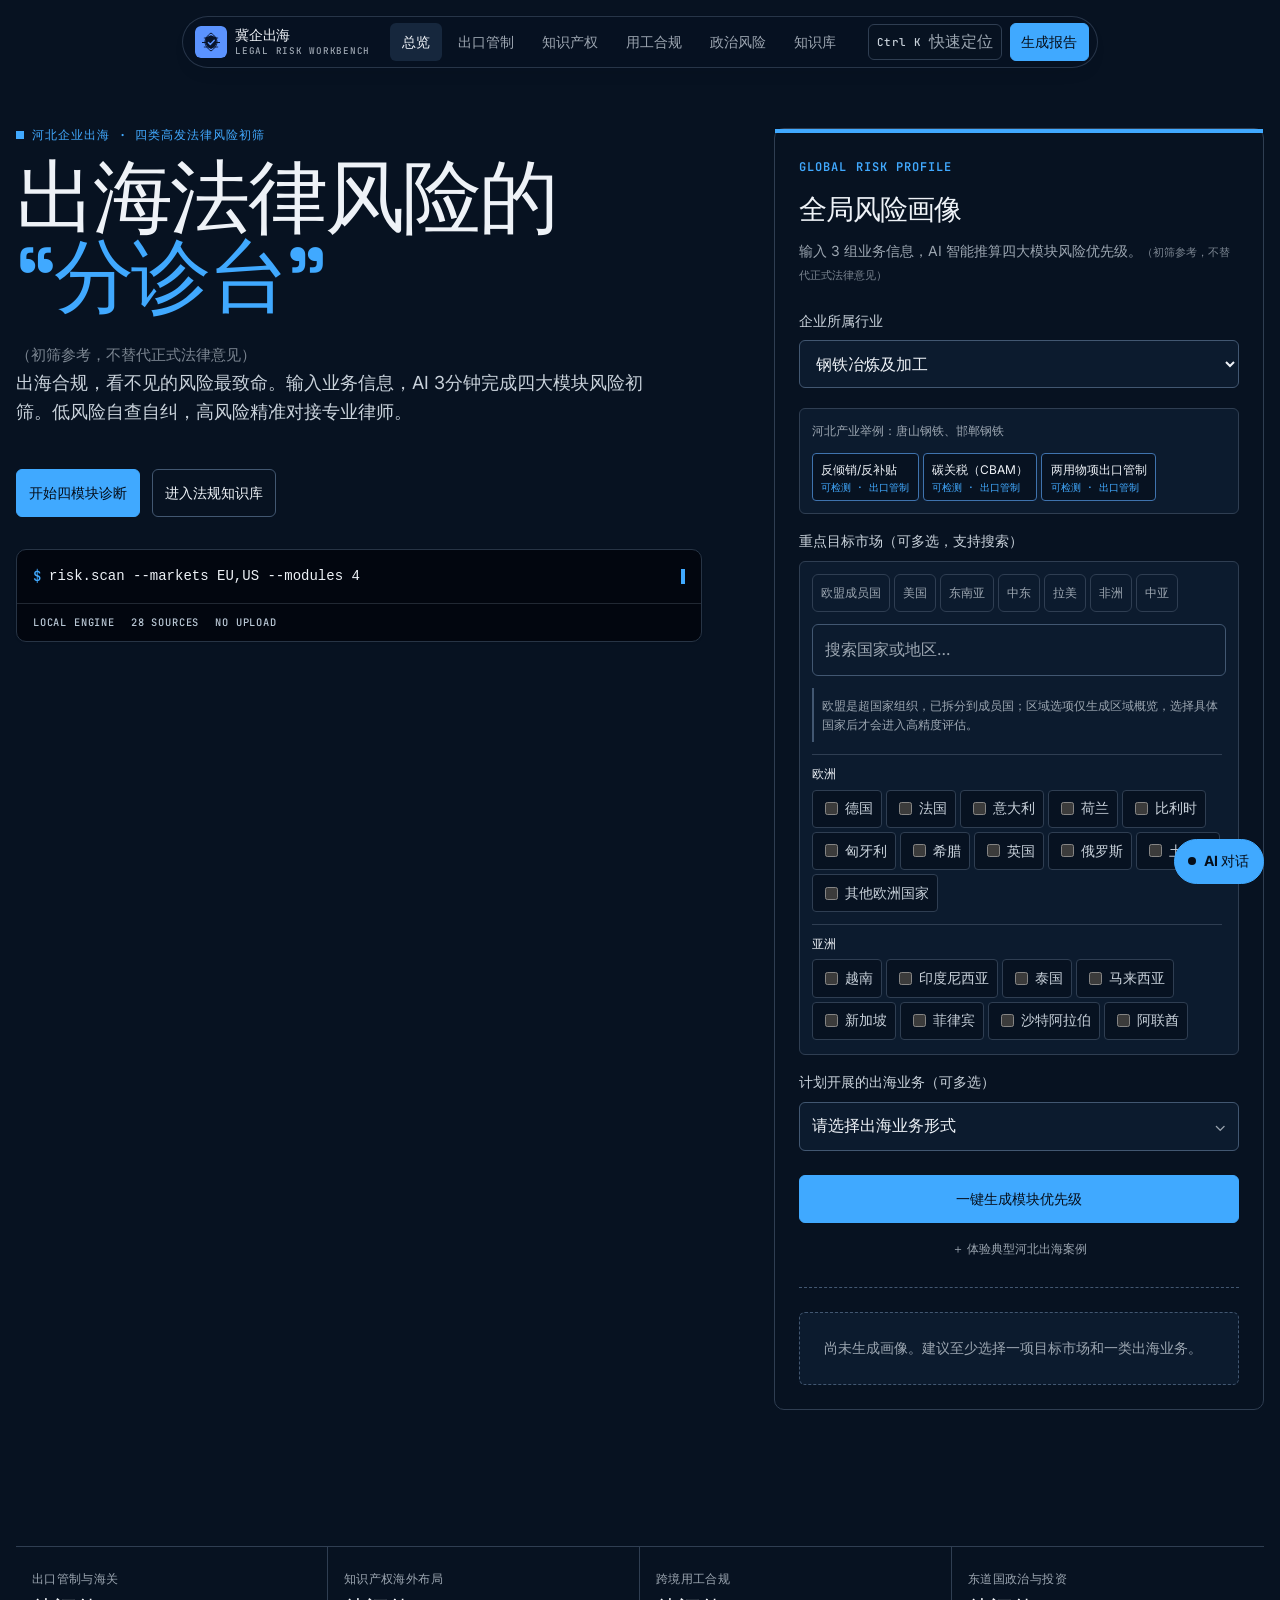
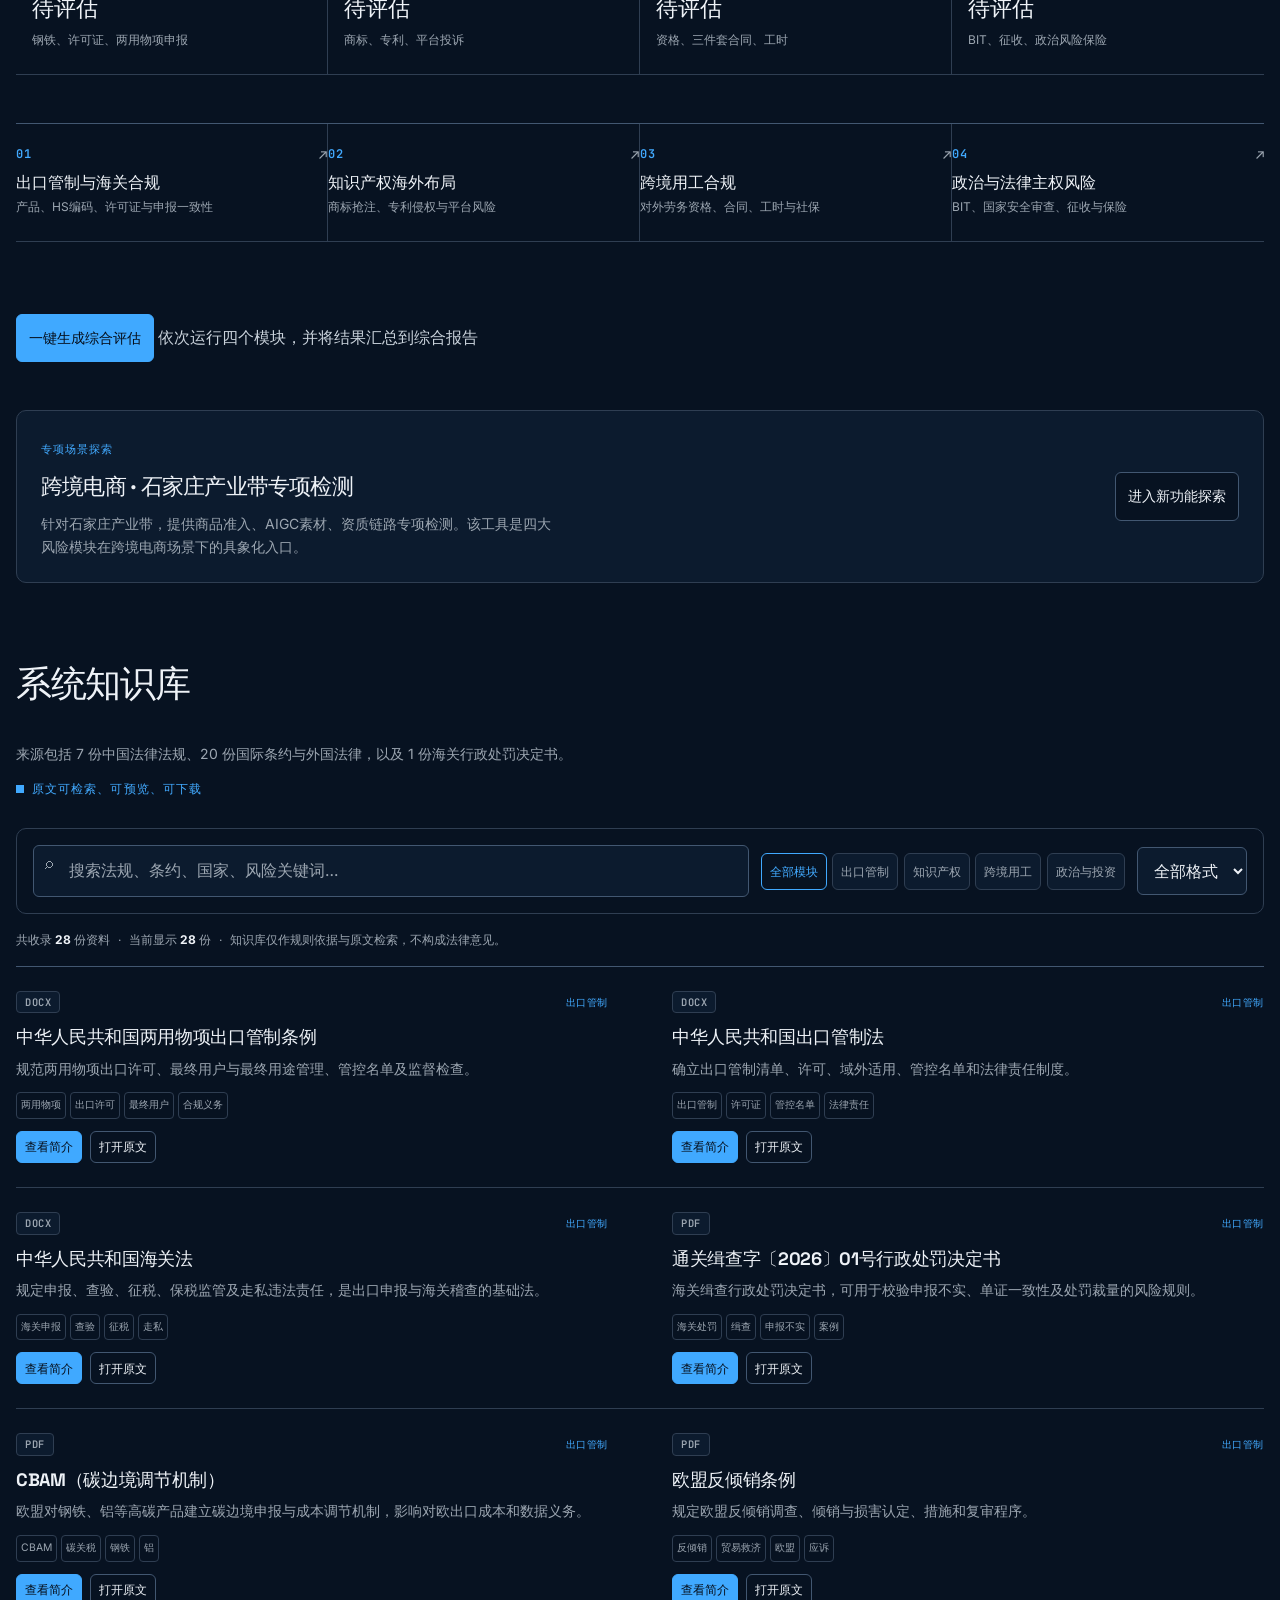
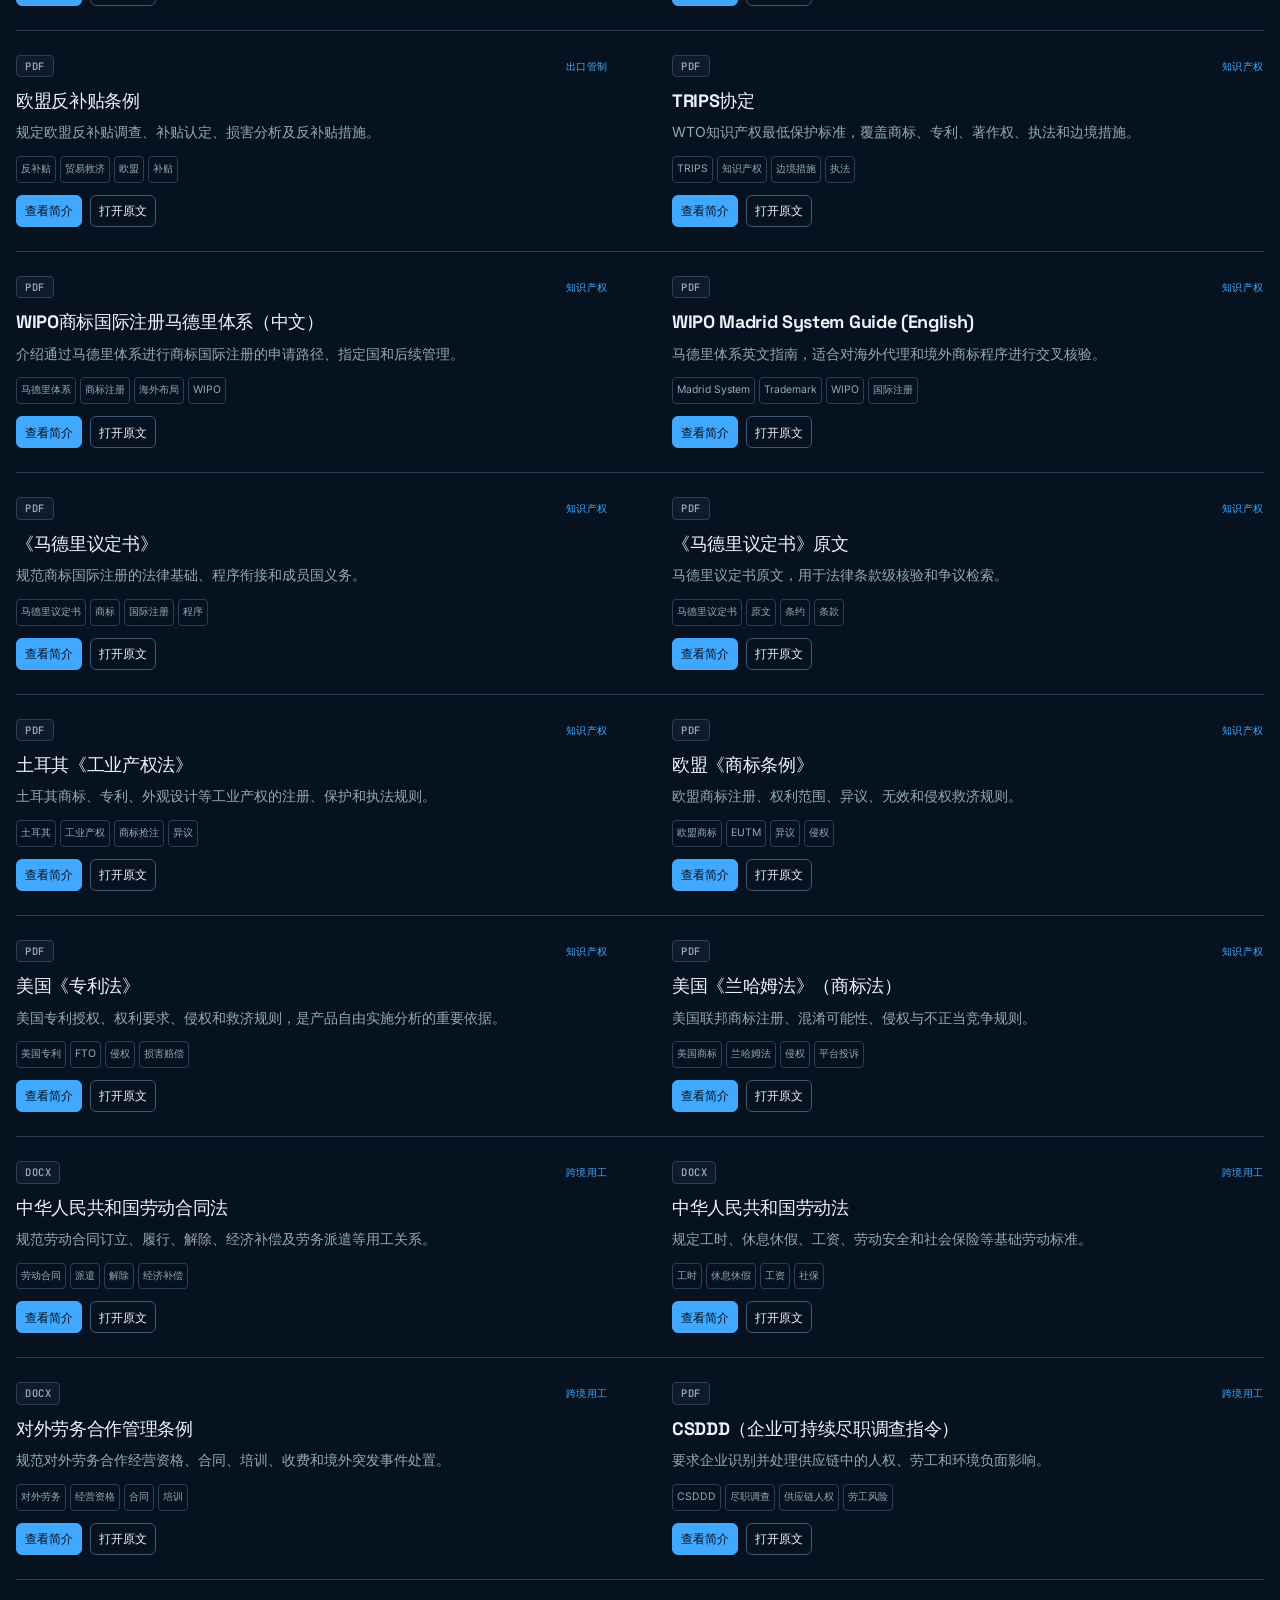
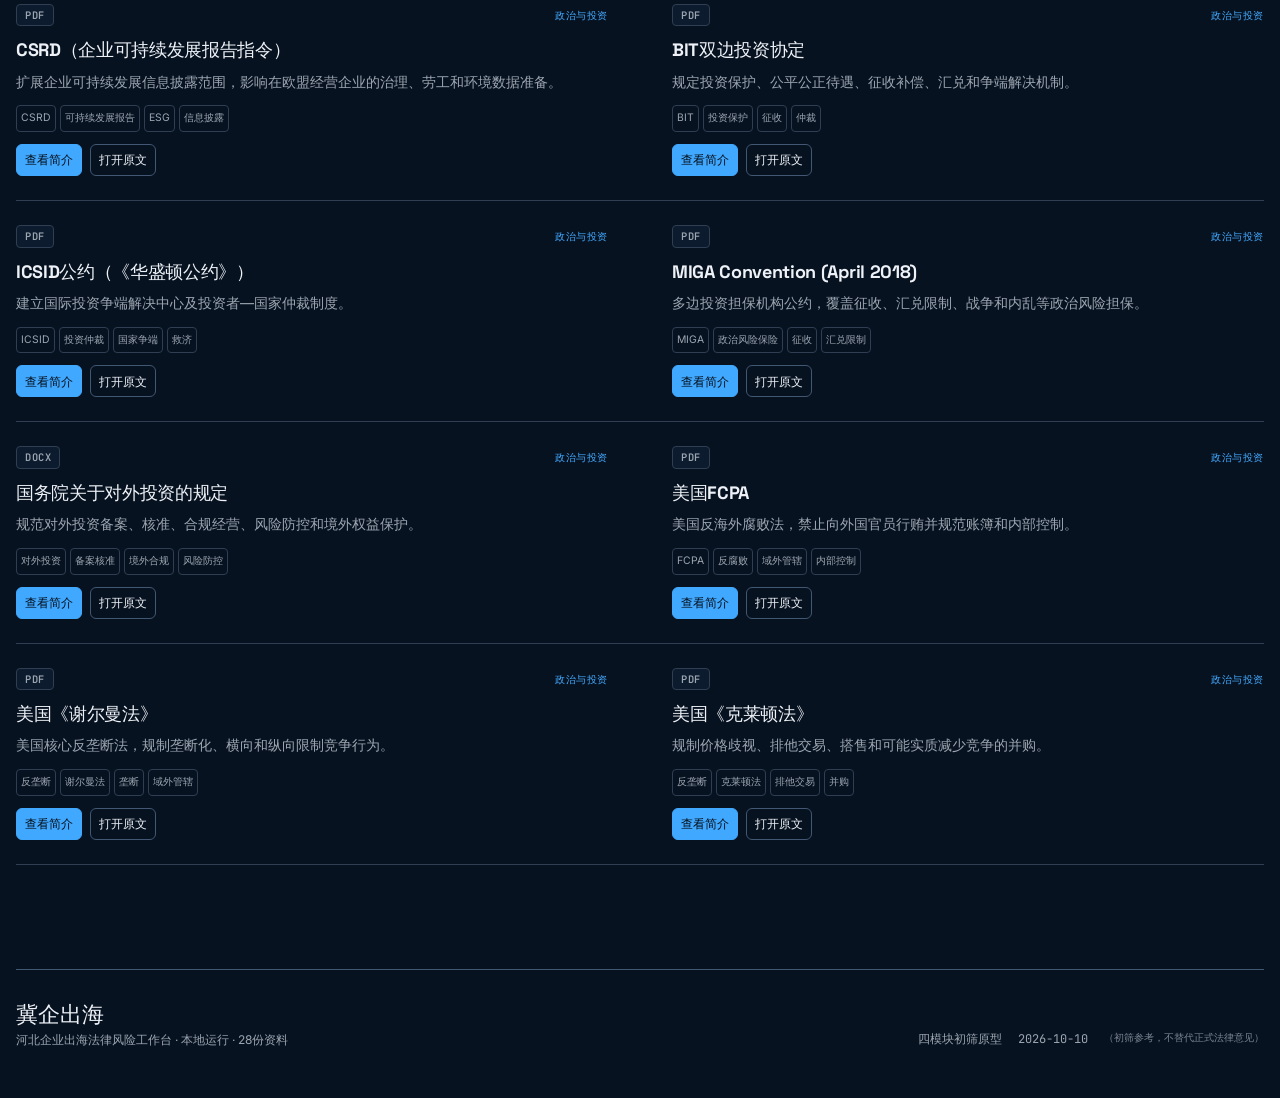
<file: index.html>
﻿<!doctype html>
<html lang="zh-CN">
<head>
<meta charset="utf-8" />
<meta name="viewport" content="width=device-width, initial-scale=1" />
<meta name="theme-color" content="#08142b" />
<meta name="description" content="河北企业出海法律风险智能体：出口管制、知识产权、跨境用工、东道国政治与投资风险四模块初筛。" />
<title>冀企出海｜河北企业出海法律风险智能体</title>
<link rel="icon" href="assets/logo.svg" />
<link rel="preconnect" href="https://fonts.googleapis.com" />
<link rel="preconnect" href="https://fonts.gstatic.com" crossorigin />
<link href="https://fonts.googleapis.com/css2?family=Space+Grotesk:wght@400;500;600;700&family=Inter:wght@400;500;600&family=JetBrains+Mono:wght@400;500;600&display=swap" rel="stylesheet" />
<link rel="stylesheet" href="tokens.css" />
<link rel="stylesheet" href="assets/style.css" />
</head>
<body>
<header class="topbar">
  <div class="topbar-inner">
    <a class="brand" href="#overview" aria-label="返回总览">
      <img class="brand-mark" src="assets/logo.svg" alt="" />
      <span class="brand-copy"><strong>冀企出海</strong><small>LEGAL RISK WORKBENCH</small></span>
    </a>
    <nav class="nav" aria-label="主导航">
      <a href="#overview" class="active">总览</a>
      <a href="modules/export.html">出口管制</a>
      <a href="modules/ip.html">知识产权</a>
      <a href="modules/labor.html">用工合规</a>
      <a href="modules/political.html">政治风险</a>
      <a href="#knowledge">知识库</a>
    </nav>
    <div class="top-actions">
      <button class="nav-command" id="openCommand" type="button" aria-label="打开快捷导航"><span class="command-key">Ctrl K</span><span>快速定位</span></button>
      <button class="btn small primary" id="openReport" type="button">生成报告</button>
    </div>
  </div>
</header>

<main class="container">
  <section class="hero" id="overview">
    <div class="hero-grid">
      <div>
        <span class="eyebrow">河北企业出海 · 四类高发法律风险初筛</span>
        <h1><span class="hero-title-main">出海法律风险的</span><span class="hero-title-accent">“分诊台”</span></h1>
        <p class="hero-lead"><em class="hero-disclaimer">（初筛参考，不替代正式法律意见）</em><br>出海合规，看不见的风险最致命。输入业务信息，AI 3分钟完成四大模块风险初筛。低风险自查自纠，高风险精准对接专业律师。</p>
<div class="hero-console" aria-label="智能体运行状态">
          <div class="console-line"><span class="console-prompt">$</span><code>risk.scan --markets EU,US --modules 4</code><span class="console-caret" aria-hidden="true"></span></div>
          <div class="console-meta"><span>LOCAL ENGINE</span><span>28 SOURCES</span><span>NO UPLOAD</span></div>
        </div>
                <div class="hero-actions">
          <a class="btn primary" href="modules/export.html">开始四模块诊断</a>
          <a class="btn" href="#knowledge">进入法规知识库</a>
        </div>

      </div>

      <div class="panel profile-panel">
        <div class="panel-kicker">GLOBAL RISK PROFILE</div>
        <h2>全局风险画像</h2>
        <p class="panel-note">输入 3 组业务信息，AI 智能推算四大模块风险优先级。<em class="panel-disclaimer">（初筛参考，不替代正式法律意见）</em></p>
        <form id="profileForm">
          <div class="form-grid">
            <div class="field full">
              <label for="profileIndustry">企业所属行业</label>
              <select id="profileIndustry"></select>
              <div class="industry-hint" id="industryHint"></div>
            </div>
            <div class="field full">
              <span class="field-label">重点目标市场（可多选，支持搜索）</span>
              <div class="market-picker" id="marketPicker"></div>
              <div class="profile-followup" id="marketFollowup"></div>
            </div>
            <div class="field full">
              <span class="field-label">计划开展的出海业务（可多选）</span>
              <div class="multi-select" id="activityPicker" aria-label="计划开展的出海业务形式"></div>
              <div class="profile-followup" id="activityFollowup"></div>
            </div>
          </div>
          <div class="form-actions form-actions-stacked">
            <button class="btn primary btn-wide" type="submit">一键生成模块优先级</button>
            <button class="case-link" type="button" id="loadRecommendedCase">＋ 体验典型河北出海案例</button>
          </div>
        </form>
        <div class="quick-output" id="quickResult">
          <div class="empty">尚未生成画像。建议至少选择一项目标市场和一类出海业务。</div>
        </div>
      </div>
    </div>
  </section>

  <section class="metrics" aria-label="智能体状态">
    <div class="metric"><small>出口管制与海关</small><b id="metricExport">待评估</b><p id="metricExportNote">钢铁、许可证、两用物项申报</p></div>
    <div class="metric"><small>知识产权海外布局</small><b id="metricIp">待评估</b><p id="metricIpNote">商标、专利、平台投诉</p></div>
    <div class="metric"><small>跨境用工合规</small><b id="metricLabor">待评估</b><p id="metricLaborNote">资格、三件套合同、工时</p></div>
    <div class="metric"><small>东道国政治与投资</small><b id="metricPolitical">待评估</b><p id="metricPoliticalNote">BIT、征收、政治风险保险</p></div>
  </section>

  <nav class="module-nav" aria-label="四大模块快捷入口">
    <a href="modules/export.html" data-num="01"><b>出口管制与海关合规</b><span>产品、HS编码、许可证与申报一致性</span></a>
    <a href="modules/ip.html" data-num="02"><b>知识产权海外布局</b><span>商标抢注、专利侵权与平台风险</span></a>
    <a href="modules/labor.html" data-num="03"><b>跨境用工合规</b><span>对外劳务资格、合同、工时与社保</span></a>
    <a href="modules/political.html" data-num="04"><b>政治与法律主权风险</b><span>BIT、国家安全审查、征收与保险</span></a>
  </nav>
  <div class="module-bulk-actions">
    <button class="btn primary" type="button" id="runAllModules">一键生成综合评估</button>
    <span>依次运行四个模块，并将结果汇总到综合报告</span>
  </div>

  <section class="workspace" aria-label="四模块风险诊断">
    <article class="panel module-card" id="module-export" data-module="export">
      <div class="module-head">
        <div class="module-title-wrap">
          <div class="module-index">01</div>
          <div><h2>出口管制与海关合规模块</h2><p>识别产品管制属性、许可证、申报要素和贸易救济风险。</p></div>
        </div>
        <button class="btn small sample-btn" type="button" data-sample="export">载入河北钢铁案例</button>
      </div>
      <div class="module-layout">
        <div class="form-panel" data-panel="INPUT">
          <h3>输入出口业务信息</h3>
          <form id="exportForm">
            <div class="form-grid">
              <div class="field">
                <label for="exportType">产品类别</label>
                <select id="exportType">
                  <option value="steel">钢铁及金属制品</option>
                  <option value="dual">可能受控的两用物项</option>
                  <option value="chemical">化学品、农药</option>
                  <option value="technology">技术、软件或设备</option>
                  <option value="agri">农产品、食品</option>
                  <option value="general">一般消费品</option>
                </select>
              </div>
              <div class="field">
                <label for="exportMarket">主要出口市场</label>
                <select id="exportMarket">
                  <option value="eu">欧盟</option><option value="us">美国</option><option value="uk">英国</option>
                  <option value="turkey">土耳其</option><option value="sea">东南亚</option><option value="other">其他市场</option>
                </select>
              </div>
              <div class="field full"><div class="control-hint" id="exportCategoryHint"></div></div>
              <div class="field full">
                <label for="exportHs">HS编码或产品描述 <span class="field-help">必填。系统将以HS编码、材质、用途和技术参数判断管制可能性</span></label>
                <input id="exportHs" type="text" required placeholder="例如：7208.51 热轧卷板 / 化合物名称 / 设备技术参数" />
                <button class="inline-link" type="button" id="exportAiClassify">不会归类？使用 AI 辅助归类</button>
              </div>
            </div>

            <fieldset class="form-section">
              <legend>管制属性排查进度</legend>
              <div class="choice-grid">
                <label class="choice-card"><input type="radio" name="exportScreening" value="verified" checked /><span><b>已对照管制清单逐项排查</b><small>已核查清单、技术参数和最终用途</small></span></label>
                <label class="choice-card"><input type="radio" name="exportScreening" value="partial" /><span><b>仅核对了HS编码</b><small>尚未核查元素含量、技术指标等参数</small></span></label>
                <label class="choice-card"><input type="radio" name="exportScreening" value="freight" /><span><b>依赖货代/报关行判断</b><small>由外部服务商协助判断是否需要许可</small></span></label>
                <label class="choice-card"><input type="radio" name="exportScreening" value="unknown" /><span><b>完全不了解是否需要许可</b><small>需要从产品属性开始辅助排查</small></span></label>
              </div>
            </fieldset>

            <fieldset class="form-section">
              <legend>HS编码归类风险自查</legend>
              <div class="choice-grid">
                <label class="choice-card"><input type="radio" name="exportClassification" value="predetermination" checked /><span><b>已使用归类预裁定或专业服务</b><small>已核对目的国编码差异</small></span></label>
                <label class="choice-card"><input type="radio" name="exportClassification" value="self" /><span><b>自行归类，参考同类产品</b><small>可能存在材质、功能或用途争议</small></span></label>
                <label class="choice-card"><input type="radio" name="exportClassification" value="history" /><span><b>曾被海关质疑或调整</b><small>需要评估信用等级和整改影响</small></span></label>
                <label class="choice-card"><input type="radio" name="exportClassification" value="none" /><span><b>未关注过归类问题</b><small>建议启动HS编码辅助归类</small></span></label>
              </div>
            </fieldset>

            <fieldset class="form-section">
              <legend>业务模式合规排查</legend>
              <div class="field full">
                <span class="field-label">出口模式</span>
                <div class="choice-grid">
                  <label class="choice-card"><input type="radio" name="exportMode" value="self" checked /><span><b>自营出口</b><small>自有进出口权，自行报关</small></span></label>
                  <label class="choice-card"><input type="radio" name="exportMode" value="agent" /><span><b>委托代理出口</b><small>通过外贸公司、货代或代理报关</small></span></label>
                </div>
              </div>
              <div class="field full">
                <span class="field-label">技术与贸易救济信号</span>
                <div class="check-row">
                  <label class="check"><input id="exportUSOrigin" type="checkbox" /> 产品包含美国原产技术或软件成分</label>
                  <label class="check"><input id="exportTech" type="checkbox" /> 涉及技术资料、软件或再出口</label>
                  <label class="check"><input id="exportTradeRemedy" type="checkbox" /> 目的国曾发起“双反”、301或337调查</label>
                </div>
              </div>
              <div class="field full">
                <span class="field-label">最终用户与最终用途</span>
                <div class="check-row">
                  <label class="check"><input id="exportMilitary" type="checkbox" /> 最终用户涉及军事、警用或政府机构</label>
                  <label class="check"><input id="exportSensitiveUse" type="checkbox" /> 最终用途涉及核、导、生化等敏感领域</label>
                </div>
              </div>
            </fieldset>
            <div class="module-followup" id="exportFollowup" aria-live="polite"></div>
            <div class="form-actions">
              <button class="btn primary" type="submit">生成出口风险清单</button>
              <button class="btn" type="button" data-add-report="export">✅ 加入全局报告</button>
              <button class="btn" type="reset" data-clear-module>清空表单</button>
            </div>
          </form>

        </div>
        <div class="result-panel" data-panel="OUTPUT" id="exportResult" aria-live="polite">
          <h3>风险初筛结果</h3>
          <div class="service-promise">AI体检不收费 · 分级建议不推销 · 律师对接不强制</div>
          <div class="triage-flow"><span>填写信息</span><i>→</i><span>AI初筛</span><i>→</i><span>风险分级</span><i>→</i><span>建议行动</span></div>
          <div class="empty">填写左侧信息后，系统将按“管制属性—许可要求—归类风险—贸易救济—碳关税”生成分诊结果。</div>
        </div>
      </div>
    ﻿      <details class="case-fold">
        <summary>河北企业相关案例（供理解，需复核）</summary>
        <div class="case-fold-grid">
          <article><b>华腾大塘（廊坊）国际贸易有限公司</b><p>出口搪玻璃反应罐归类错误案，罚款4.6万元。</p></article>
          <article><b>洋山海关化纤装饰品案</b><p>申报品名为化纤装饰品，经鉴定与军需装备特征相符，被纳入军品出口管理范围，罚款2.9万元。</p></article>
          <article><b>青岛瑞米诺贸易数控铣床案</b><p>未核实技术参数，涉及出口管制判断偏差，罚款3.73万元。</p></article>
        </div>
      </details>
</article>

    <article class="panel module-card" id="module-ip" data-module="ip">
      <div class="module-head">
        <div class="module-title-wrap">
          <div class="module-index">02</div>
          <div><h2>知识产权海外布局模块</h2><p>检查商标、专利、平台投诉和产品自由实施风险。</p></div>
        </div>
        <button class="btn small sample-btn" type="button" data-sample="ip">载入河北车企案例</button>
      </div>
      <div class="module-layout">
        <div class="form-panel" data-panel="INPUT">
          <h3>输入目标市场与权利状态</h3>
          <form id="ipForm">
            <div class="form-grid">
              <div class="field full">
                <label for="ipMarket">首要目标市场</label>
                <select id="ipMarket">
                  <option value="turkey">土耳其</option><option value="us">美国</option><option value="eu">欧盟</option>
                  <option value="uk">英国</option><option value="sea">东南亚</option><option value="other">其他市场</option>
                </select>
                <div class="control-hint" id="ipMarketHint"></div>
              </div>
            </div>

            <fieldset class="form-section">
              <legend>第一步 · 品牌保护状态</legend>
              <div class="choice-grid">
                <label class="choice-card"><input type="radio" name="ipBrandStage" value="registered" checked /><span><b>核心市场已注册，且有监测机制</b><small>布局相对完善，仍需持续监测公告</small></span></label>
                <label class="choice-card"><input type="radio" name="ipBrandStage" value="partial" /><span><b>已注册部分国家，但未全面覆盖</b><small>未注册市场可能存在抢注风险</small></span></label>
                <label class="choice-card"><input type="radio" name="ipBrandStage" value="oem" /><span><b>使用客户商标/为海外品牌代工</b><small>需关注授权范围、知识产权归属和担保责任</small></span></label>
                <label class="choice-card"><input type="radio" name="ipBrandStage" value="dispute" /><span><b>商标已被抢注或收到侵权指控</b><small>需要立即进入异议、无效或应诉流程</small></span></label>
              </div>
            </fieldset>

            <fieldset class="form-section">
              <legend>第二步 · 产品技术风险与FTO状态</legend>
              <div class="choice-grid">
                <label class="choice-card"><input type="radio" name="ipFtoStatus" value="ready" checked /><span><b>已完成FTO检索，且核心专利已申请</b><small>仍需关注年费和竞争对手专利动态</small></span></label>
                <label class="choice-card"><input type="radio" name="ipFtoStatus" value="patentOnly" /><span><b>已申请专利，但未做FTO检索</b><small>专利申请不等于不侵犯他人在先专利</small></span></label>
                <label class="choice-card"><input type="radio" name="ipFtoStatus" value="none" /><span><b>未做专利布局，参考同类产品设计</b><small>可能面临TRO、账户冻结和临时禁令</small></span></label>
                <label class="choice-card"><input type="radio" name="ipFtoStatus" value="warning" /><span><b>已收到专利警告函或平台投诉</b><small>需要立即固定证据并评估抗辩路径</small></span></label>
              </div>
            </fieldset>

            <fieldset class="form-section">
              <legend>第三步 · 争议与合规状态</legend>
              <div class="field full">
                <span class="field-label">平台与争议状态</span>
                <div class="check-row">
                  <label class="check"><input id="ipEcommerce" type="checkbox" /> 计划或正在亚马逊/TikTok Shop/Temu等平台销售</label>
                  <label class="check"><input id="ipComplaint" type="checkbox" /> 已收到平台侵权投诉、链接下架或律师函</label>
                  <label class="check"><input id="ipOemIndemnity" type="checkbox" /> 客户要求我方承担知识产权担保责任</label>
                  <label class="check"><input id="ipGeneric" type="checkbox" /> 品牌名称或设计辨识度较低</label>
                </div>
              </div>
              <div class="field full">
                <span class="field-label">海关备案与贸易救济</span>
                <div class="check-row">
                  <label class="check"><input id="ipCustomsFiled" type="checkbox" /> 已完成知识产权海关备案</label>
                  <label class="check"><input id="ipUsPatentHeavy" type="checkbox" /> 产品出口美国，且涉及专利密集型技术</label>
                  <label class="check"><input id="ipTradeCase" type="checkbox" /> 目的国曾发生337调查或知识产权诉讼</label>
                </div>
              </div>
            </fieldset>

            <div class="module-followup" id="ipFollowup" aria-live="polite"></div>
            <div class="form-actions">
              <button class="btn primary" type="submit">生成知识产权布局建议</button>
              <button class="btn" type="button" data-add-report="ip">✅ 加入全局报告</button>
              <button class="btn" type="reset" data-clear-module>清空表单</button>
            </div>
          </form>

        </div>
        <div class="result-panel" data-panel="OUTPUT" id="ipResult" aria-live="polite">
          <h3>风险初筛结果</h3>
          <div class="service-promise">AI体检不收费 · 分级建议不推销 · 律师对接不强制</div>
          <div class="triage-flow"><span>品牌保护</span><i>→</i><span>技术FTO</span><i>→</i><span>争议合规</span><i>→</i><span>行动建议</span></div>
          <div class="empty">填写三步信息后，系统将输出商标抢注、专利侵权、平台合规、海关备案和争议应对建议。</div>
        </div>
      </div>
    ﻿      <details class="case-fold">
        <summary>河北企业相关案例（供理解，需复核）</summary>
        <div class="case-fold-grid">
          <article><b>河北车企土耳其商标抢注案</b><p>长城汽车、中兴汽车等多家车企商标在土耳其疑似被恶意抢注，凸显海外商标监测和异议机制的重要性。</p></article>
          <article><b>南宫毛毡企业海外商标侵权案</b><p>多家河北毛毡企业卷入海外商标侵权纠纷，地方市场监管部门指导应对，成功守住欧盟、北美核心市场。</p></article>
          <article><b>唐山智能机器人企业专利突破案</b><p>企业面临境外竞争对手技术壁垒，通过目标市场专利数据梳理和技术架构解析推进赴美市场布局。</p></article>
          <article><b>石家庄悦熙商贸海关处罚案</b><p>出口货物涉及知识产权侵权，被海关行政处罚，提示海关备案和货物流转审查的重要性。</p></article>
        </div>
      </details>
</article>
    <article class="panel module-card" id="module-labor" data-module="labor">
      <div class="module-head">
        <div class="module-title-wrap">
          <div class="module-index">03</div>
          <div><h2>跨境用工合规模块</h2><p>检查对外劳务资格、三件套合同、工时、社保与属地劳动法风险。</p></div>
        </div>
        <button class="btn small sample-btn" type="button" data-sample="labor">载入劳务合作案例</button>
      </div>
      <div class="module-layout">
        <div class="form-panel" data-panel="INPUT">
          <h3>输入用工模式与人员信息</h3>
          <form id="laborForm">
            <div class="form-grid">
              <div class="field">
                <label for="laborMarket">主要用工国家或地区</label>
                <select id="laborMarket">
                  <option value="eu">欧盟国家</option><option value="us">美国</option><option value="uk">英国</option>
                  <option value="saudi">沙特阿拉伯</option><option value="mexico">墨西哥</option><option value="brazil">巴西</option>
                  <option value="sea">东南亚</option><option value="other">其他地区</option>
                </select>
              </div>
              <div class="field">
                <label for="laborWorkers">预计用工人数</label>
                <input id="laborWorkers" type="number" min="1" value="10" />
              </div>
              <div class="field full"><div class="control-hint" id="laborMarketHint"></div></div>
            </div>

            <fieldset class="form-section">
              <legend>第一步 · 用工模式与合规路径</legend>
              <div class="choice-grid">
                <label class="choice-card"><input type="radio" name="laborMode" value="local" checked /><span><b>目标国本地雇佣（已设立当地实体）</b><small>由当地子公司或分公司直接签订劳动合同</small></span></label>
                <label class="choice-card"><input type="radio" name="laborMode" value="dispatch" /><span><b>中国对外劳务合作或外派</b><small>未设当地实体，通过国内主体派遣员工</small></span></label>
                <label class="choice-card"><input type="radio" name="laborMode" value="mixed" /><span><b>本地雇佣与外派混合</b><small>部分岗位本地招聘，核心岗位国内派遣</small></span></label>
                <label class="choice-card"><input type="radio" name="laborMode" value="outsourcing" /><span><b>通过外包商/劳务派遣用工</b><small>用工事务交由第三方服务商处理</small></span></label>
              </div>
            </fieldset>

            <fieldset class="form-section">
              <legend>第二步 · 资质与合同状态</legend>
              <div class="field full">
                <span class="field-label">资质与备案状态</span>
                <div class="choice-grid">
                  <label class="choice-card"><input type="radio" name="laborQualification" value="qualified" checked /><span><b>已取得资格并完成全部外派备案</b><small>包括风险处置备用金和使领馆报告</small></span></label>
                  <label class="choice-card"><input type="radio" name="laborQualification" value="partial" /><span><b>有资格，但部分外派备案未完成</b><small>存在补办备案和行政处罚风险</small></span></label>
                  <label class="choice-card"><input type="radio" name="laborQualification" value="none" /><span><b>未取得资格，借用资质或委托第三方</b><small>可能触发吊销资质、罚款甚至刑责</small></span></label>
                  <label class="choice-card"><input type="radio" name="laborQualification" value="na" /><span><b>不涉及对外劳务合作</b><small>仅目标国本地雇佣</small></span></label>
                </div>
              </div>
              <div class="field full">
                <span class="field-label">合同签署与证据保全状态</span>
                <div class="choice-grid">
                  <label class="choice-card"><input type="radio" name="laborContracts" value="full" checked /><span><b>全套合同已签署并完成公证认证</b><small>对外劳务合作合同、服务合同、劳动合同齐全</small></span></label>
                  <label class="choice-card"><input type="radio" name="laborContracts" value="partial" /><span><b>已签部分合同，但有关键缺口</b><small>缺少外派协议或当地劳动合同</small></span></label>
                  <label class="choice-card"><input type="radio" name="laborContracts" value="none" /><span><b>未签订书面合同或仅口头约定</b><small>发生争议时举证和救济困难</small></span></label>
                  <label class="choice-card"><input type="radio" name="laborContracts" value="domesticTemplate" /><span><b>直接套用国内劳动合同模板</b><small>可能不符合东道国强制性规定</small></span></label>
                </div>
              </div>
            </fieldset>

            <fieldset class="form-section">
              <legend>第三步 · 劳动基准与工会合规</legend>
              <div class="field full">
                <span class="field-label">工时与加班制度</span>
                <div class="choice-grid">
                  <label class="choice-card"><input type="radio" name="laborHours" value="local" checked /><span><b>已按目标国标准制定工时与加班制度</b><small>已建立考勤、审批和工会告知机制</small></span></label>
                  <label class="choice-card"><input type="radio" name="laborHours" value="domestic" /><span><b>沿用国内工时制度，尚未属地化</b><small>存在工时、休假和加班限制冲突</small></span></label>
                  <label class="choice-card"><input type="radio" name="laborHours" value="overtime" /><span><b>存在超时加班但已记录</b><small>尚未补发加班工资或调休</small></span></label>
                  <label class="choice-card"><input type="radio" name="laborHours" value="noRecord" /><span><b>存在无记录加班或未支付加班费</b><small>可能触发劳动监察和强迫劳动审查</small></span></label>
                </div>
              </div>
              <div class="field full">
                <span class="field-label">薪酬与社保合规状态</span>
                <div class="choice-grid">
                  <label class="choice-card"><input type="radio" name="laborSocial" value="full" checked /><span><b>全部依法缴纳并留档</b><small>工资、个税、社保和福利记录完整</small></span></label>
                  <label class="choice-card"><input type="radio" name="laborSocial" value="partial" /><span><b>部分缴纳或存在差额</b><small>可能被要求补缴并产生罚款</small></span></label>
                  <label class="choice-card"><input type="radio" name="laborSocial" value="none" /><span><b>未缴纳或未建立当地记录</b><small>双法域社保适用边界不清</small></span></label>
                  <label class="choice-card"><input type="radio" name="laborSocial" value="unknown" /><span><b>尚未确认社保缴纳状态</b><small>需要先完成社保合规快速排查</small></span></label>
                </div>
              </div>
              <div class="field full">
                <span class="field-label">工会与集体协商合规状态</span>
                <div class="choice-grid">
                  <label class="choice-card"><input type="radio" name="laborUnion" value="handled" checked /><span><b>已识别工会要求并建立沟通机制</b><small>已就工时、加班和薪酬进行协商</small></span></label>
                  <label class="choice-card"><input type="radio" name="laborUnion" value="aware" /><span><b>了解基本要求，但未正式沟通</b><small>可能出现集体争议升级</small></span></label>
                  <label class="choice-card"><input type="radio" name="laborUnion" value="unknown" /><span><b>完全不清楚目标国工会要求</b><small>需要开展工会制度和集体协商排查</small></span></label>
                  <label class="choice-card"><input type="radio" name="laborUnion" value="dispute" /><span><b>已发生工会投诉或集体协商争议</b><small>需要立即进入应急处置和律师介入</small></span></label>
                </div>
              </div>
            </fieldset>

            <div class="module-followup" id="laborFollowup" aria-live="polite"></div>
            <div class="form-actions">
              <button class="btn primary" type="submit">生成跨境用工合规清单</button>
              <button class="btn" type="button" data-add-report="labor">✅ 加入全局报告</button>
              <button class="btn" type="reset" data-clear-module>清空表单</button>
            </div>
          </form>

        </div>
        <div class="result-panel" data-panel="OUTPUT" id="laborResult" aria-live="polite">
          <h3>风险初筛结果</h3>
          <div class="service-promise">AI体检不收费 · 分级建议不推销 · 律师对接不强制</div>
          <div class="triage-flow"><span>用工模式</span><i>→</i><span>资质合同</span><i>→</i><span>劳动基准</span><i>→</i><span>行动建议</span></div>
          <div class="empty">填写三步信息后，系统将输出双法域、资质备案、合同证据、工时社保和工会协商风险。</div>
        </div>
      </div>
    ﻿      <details class="case-fold">
        <summary>河北企业相关案例（供理解，需复核）</summary>
        <div class="case-fold-grid">
          <article><b>河北中信境外就业服务有限公司违规案</b><p>允许其他单位以本企业名义组织劳务、未安排培训、未签书面合同、未向使领馆报告，被吊销对外劳务合作资格并罚款。</p></article>
          <article><b>保定徐水跨境劳务纠纷线上调解案</b><p>7名劳务人员因劳务报酬纠纷诉至法院，法院通过线上调解和分层沟通化解争议。</p></article>
          <article><b>河北谦谦对外劳务合作有限公司诈骗案</b><p>涉嫌以“赴澳打工”等名义实施诈骗并引发委托合同纠纷，后被列入经营异常名录。</p></article>
          <article><b>河北金源出入境服务有限公司劳务纠纷案</b><p>涉及劳务服务合同纠纷，提示合同、收费和境外安置责任需清晰约定。</p></article>
        </div>
      </details>
</article>

    <article class="panel module-card" id="module-political" data-module="political">
      <div class="module-head">
        <div class="module-title-wrap">
          <div class="module-index">04</div>
          <div><h2>东道国政治与法律主权风险模块</h2><p>识别国家安全审查、征收、控制权丧失及BIT救济风险。</p></div>
        </div>
        <button class="btn small sample-btn" type="button" data-sample="political">载入敬业英国钢铁案例</button>
      </div>
      <div class="module-layout">
        <div class="form-panel" data-panel="INPUT">
          <h3>输入海外投资信息</h3>
          <form id="politicalForm">
            <div class="form-grid">
              <div class="field">
                <label for="politicalMarket">投资目标国家或地区</label>
                <select id="politicalMarket">
                  <option value="uk">英国</option><option value="eu">欧盟国家</option><option value="us">美国</option>
                  <option value="turkey">土耳其</option><option value="latam">拉美国家</option><option value="sea">东南亚</option><option value="other">其他地区</option>
                </select>
              </div>
              <div class="field">
                <label for="investmentScale">累计投资规模（参考）</label>
                <select id="investmentScale">
                  <option value="small">500万美元以下</option><option value="medium">500万至5000万美元</option>
                  <option value="large">5000万至5亿美元</option><option value="xlarge">5亿美元以上</option>
                </select>
              </div>
              <div class="field full"><div class="control-hint" id="politicalMarketHint"></div></div>
              <div class="field full">
                <span class="field-label">控制权结构</span>
                <div class="choice-grid">
                  <label class="choice-card"><input type="radio" name="investmentControl" value="control" checked /><span><b>取得控制权</b><small>取得多数股权、董事会控制或实际经营控制</small></span></label>
                  <label class="choice-card"><input type="radio" name="investmentControl" value="influence" /><span><b>少数股权但有实质影响</b><small>持股低于25%，但拥有否决权、董事席位或技术访问权</small></span></label>
                  <label class="choice-card"><input type="radio" name="investmentControl" value="passive" /><span><b>纯财务投资</b><small>不参与经营，不取得控制权或特殊权利</small></span></label>
                </div>
              </div>
            </div>

            <fieldset class="form-section">
              <legend>第一步 · 投资与资产类型</legend>
              <div class="choice-grid">
                <label class="choice-card"><input type="radio" name="assetType" value="sales" checked /><span><b>销售/代表处（纯贸易）</b><small>不涉及实体资产，主要关注汇兑和合规</small></span></label>
                <label class="choice-card"><input type="radio" name="assetType" value="factory" /><span><b>生产制造基地</b><small>含钢厂、工厂、仓储或供应链基地</small></span></label>
                <label class="choice-card"><input type="radio" name="assetType" value="resource" /><span><b>能源/矿产/关键基础设施</b><small>资源民族主义、特许权和国有持股风险较高</small></span></label>
                <label class="choice-card"><input type="radio" name="assetType" value="tech" /><span><b>高科技/数据/敏感技术</b><small>可能触发国家安全和数据审查</small></span></label>
                <label class="choice-card"><input type="radio" name="assetType" value="ma" /><span><b>并购现有企业</b><small>可能同时触发反垄断、国家安全和劳工承接审查</small></span></label>
              </div>
            </fieldset>

            <fieldset class="form-section">
              <legend>第二步 · 审查、BIT与保险</legend>
              <div class="field full">
                <span class="field-label">国家安全审查触发判定</span>
                <div class="choice-grid">
                  <label class="choice-card"><input type="radio" name="securityReview" value="cleared" checked /><span><b>已确认无需申报</b><small>已对照目标国强制申报清单并留存记录</small></span></label>
                  <label class="choice-card"><input type="radio" name="securityReview" value="preparing" /><span><b>需要申报，正在准备材料</b><small>需准备投资方案、控制权结构和最终受益人信息</small></span></label>
                  <label class="choice-card"><input type="radio" name="securityReview" value="uncertain" /><span><b>不确定是否需要申报</b><small>建议启动审查触发条件自测</small></span></label>
                  <label class="choice-card"><input type="radio" name="securityReview" value="completed" /><span><b>已完成交易但未申报</b><small>存在追溯申报、罚款和交易无效风险</small></span></label>
                </div>
              </div>
              <div class="field full">
                <span class="field-label">BIT与ICSID路径</span>
                <div class="choice-grid">
                  <label class="choice-card"><input type="radio" name="bitStatus" value="covered" checked /><span><b>已确认BIT覆盖并包含ICSID仲裁条款</b><small>需核查征收补偿、公平公正待遇和岔路口条款</small></span></label>
                  <label class="choice-card"><input type="radio" name="bitStatus" value="limited" /><span><b>有BIT但仲裁条款覆盖有限</b><small>部分早期BIT仅覆盖征收补偿额争议</small></span></label>
                  <label class="choice-card"><input type="radio" name="bitStatus" value="none" /><span><b>非ICSID成员或无仲裁条款</b><small>需评估国内法院、PCA或ICC路径</small></span></label>
                  <label class="choice-card"><input type="radio" name="bitStatus" value="unknown" /><span><b>尚未核查BIT状态</b><small>建议启动目标国BIT自动检索</small></span></label>
                </div>
              </div>
              <div class="field full">
                <span class="field-label">政治风险保险</span>
                <div class="choice-grid">
                  <label class="choice-card"><input type="radio" name="insurance" value="sinosure" checked /><span><b>已投保中国信保海外投资保险</b><small>需核查征收、汇兑、战争和政府违约覆盖范围</small></span></label>
                  <label class="choice-card"><input type="radio" name="insurance" value="miga" /><span><b>已投保MIGA或多边机构担保</b><small>需核查承保条件和主权信用要求</small></span></label>
                  <label class="choice-card"><input type="radio" name="insurance" value="intended" /><span><b>有意向但尚未落实</b><small>建议评估中国信保或MIGA申请条件</small></span></label>
                  <label class="choice-card"><input type="radio" name="insurance" value="none" /><span><b>未安排任何政治风险保险</b><small>征收、汇兑限制和战争损失可能无法对冲</small></span></label>
                </div>
              </div>
            </fieldset>

            <fieldset class="form-section">
              <legend>第三步 · 重大风险信号</legend>
              <div class="check-row">
                <label class="check"><input id="politicalCriticalIndustry" type="checkbox" /> 目标国将该行业列为关键产业或战略产业</label>
                <label class="check"><input id="politicalGovDependency" type="checkbox" /> 高度依赖政府补贴、电价优惠或税收减免</label>
                <label class="check"><input id="politicalGovJV" type="checkbox" /> 与东道国政府或国有企业存在合资安排</label>
                <label class="check"><input id="politicalNoStability" type="checkbox" /> 投资协议未约定稳定条款或征收补偿条款</label>
                <label class="check"><input id="politicalNoExit" type="checkbox" /> 未设置退出、转让或争议解决机制</label>
                <label class="check"><input id="politicalNoInsurance" type="checkbox" /> 未购买政治风险保险</label>
              </div>
            </fieldset>

            <div class="module-followup" id="politicalFollowup" aria-live="polite"></div>
            <div class="form-actions">
              <button class="btn primary" type="submit">生成政治与投资风险画像</button>
              <button class="btn" type="button" data-add-report="political">✅ 加入全局报告</button>
              <button class="btn" type="reset" data-clear-module>清空表单</button>
            </div>
          </form>

        </div>
        <div class="result-panel" data-panel="OUTPUT" id="politicalResult" aria-live="polite">
          <h3>风险初筛结果</h3>
          <div class="service-promise">AI体检不收费 · 分级建议不推销 · 律师对接不强制</div>
          <div class="triage-flow"><span>投资结构</span><i>→</i><span>审查BIT</span><i>→</i><span>保险信号</span><i>→</i><span>行动建议</span></div>
          <div class="empty">填写三步信息后，系统将输出征收、国家安全审查、BIT救济、保险覆盖和控制权风险。</div>
        </div>
      </div>
    ﻿      <details class="case-fold">
        <summary>河北企业相关案例（供理解，需复核）</summary>
        <div class="case-fold-grid">
          <article><b>敬业集团英国钢铁公司被国有化案</b><p>2020年以7000万英镑收购，后续投入超12亿英镑；英国政府通过特别法案接管并推动国有化。敬业集团依据中英BIT启动磋商并要求赔偿。核心教训：普通制造业资产若被认定为关键产业，也可能触发国有化。</p></article>
        </div>
      </details>
</article>
  </section>
    <section class="feature-explore" id="new-feature">
    <div class="feature-copy">
      <span class="feature-kicker">专项场景探索</span>
      <h2>跨境电商 · 石家庄产业带专项检测</h2>
      <p class="feature-lead">针对石家庄产业带，提供商品准入、AIGC素材、资质链路专项检测。该工具是四大风险模块在跨境电商场景下的具象化入口。</p>
    </div>
    <div class="feature-actions">
      <a class="btn" href="features/shijiazhuang-cross-border-ecommerce.html">进入新功能探索</a>
    </div>
  </section>

<section class="section" id="knowledge">
    <div class="section-head">
      <div><h2>系统知识库</h2><p>来源包括 7 份中国法律法规、20 份国际条约与外国法律，以及 1 份海关行政处罚决定书。</p></div>
      <div class="section-actions"><span class="eyebrow">原文可检索、可预览、可下载</span></div>
    </div>
    <div class="knowledge-toolbar">
      <div class="search-box"><input id="kbSearch" type="search" placeholder="搜索法规、条约、国家、风险关键词…" aria-label="搜索知识库" /></div>
      <div class="filter-buttons" id="kbModuleFilters">
        <button class="filter-btn active" type="button" data-filter="all">全部模块</button>
        <button class="filter-btn" type="button" data-filter="export">出口管制</button>
        <button class="filter-btn" type="button" data-filter="ip">知识产权</button>
        <button class="filter-btn" type="button" data-filter="labor">跨境用工</button>
        <button class="filter-btn" type="button" data-filter="political">政治与投资</button>
      </div>
      <select id="kbTypeFilter" aria-label="文件格式筛选"><option value="all">全部格式</option><option value="PDF">PDF</option><option value="DOCX">DOCX</option></select>
    </div>
    <div class="kb-summary"><span>共收录 <strong id="kbCount">28</strong> 份资料</span><span>·</span><span>当前显示 <strong id="kbVisibleCount">28</strong> 份</span><span>·</span><span>知识库仅作规则依据与原文检索，不构成法律意见。</span></div>
    <div class="knowledge-list" id="knowledgeList"></div>
  </section>

  <footer class="footer">
    <div>
      <p class="footer-wordmark">冀企出海</p>
      <p class="footer-tagline">河北企业出海法律风险工作台 · 本地运行 · 28份资料</p>
    </div>
    <div class="footer-meta">
      <span>四模块初筛原型</span>
      <span>2026-10-10</span>
      <em class="legal-disclaimer">（初筛参考，不替代正式法律意见）</em>
    </div>
  </footer>
</main>

<button class="ai-chat-toggle" id="aiChatToggle" type="button" aria-expanded="false" aria-controls="aiChatPanel"><span class="ai-chat-dot" aria-hidden="true"></span>AI 对话</button>
<aside class="ai-chat-panel" id="aiChatPanel" aria-hidden="true" aria-label="AI法律风险助手">
  <div class="ai-chat-head"><div><span>AI 助手</span><strong>出海法律风险问答</strong><small class="ai-chat-status" id="aiChatStatus">本地规则助手</small></div><div class="ai-chat-head-actions"><button class="ai-chat-settings-btn" id="aiChatSettingsToggle" type="button" aria-label="DeepSeek设置">⚙</button><button class="ai-chat-close" id="aiChatClose" type="button" aria-label="关闭对话">×</button></div></div>
  <div class="ai-chat-settings" id="aiChatSettings" hidden><label>DeepSeek API Key<input id="deepseekApiKey" type="password" placeholder="sk-..." autocomplete="off" /></label><label>模型<select id="deepseekModel"><option value="deepseek-chat">deepseek-chat</option><option value="deepseek-reasoner">deepseek-reasoner</option></select></label><button class="btn small primary" id="saveDeepseekSettings" type="button">保存设置</button><small>密钥仅保存在当前标签页 sessionStorage。正式部署建议使用后端代理。</small></div>
  <div class="ai-chat-messages" id="aiChatMessages" aria-live="polite"><div class="ai-msg assistant">你好，我可以结合当前风险结果和法规库，帮你判断下一步该查什么、是否该找律师。</div></div>
  <div class="ai-chat-suggestions"><button type="button" data-ai-prompt="我的风险优先级是什么？">我的风险</button><button type="button" data-ai-prompt="怎么判断产品是否属于两用物项？">两用物项</button><button type="button" data-ai-prompt="知识产权应该怎么布局？">知识产权</button><button type="button" data-ai-prompt="跨境电商专项探索在哪里？">跨境电商</button></div>
  <form class="ai-chat-form" id="aiChatForm"><input id="aiChatInput" type="text" placeholder="描述产品或出海场景…" autocomplete="off" /><button class="btn primary" type="submit">发送</button></form>
</aside>
<div class="command-palette" id="commandPalette" aria-hidden="true" role="dialog" aria-modal="true" aria-label="快捷导航">
  <div class="command-panel">
    <div class="command-input-row"><span class="console-prompt">›</span><input id="commandSearch" type="search" placeholder="输入模块名、知识库或操作…" autocomplete="off" /></div>
    <div class="command-list" id="commandList"></div>
    <div class="command-foot"><span>上下键选择</span><span>Enter 执行</span><span>Esc 关闭</span></div>
  </div>
</div>

<div class="modal" id="modal" aria-hidden="true" role="dialog" aria-modal="true">
  <div class="modal-box">
    <div class="modal-head">
      <div><h2 id="modalTitle">资料预览</h2><p id="modalSubtitle"></p></div>
      <div class="modal-actions" id="modalActions"><button class="btn small" type="button" data-close-modal>关闭</button></div>
    </div>
    <div class="modal-body" id="modalBody"></div>
  </div>
</div>
<div class="toast" id="toast" role="status" aria-live="polite"></div>

<script src="data/knowledge.js"></script>
<script src="assets/deepseek-config.js"></script>
<script src="assets/app.js"></script>
</body>
</html>
</file>
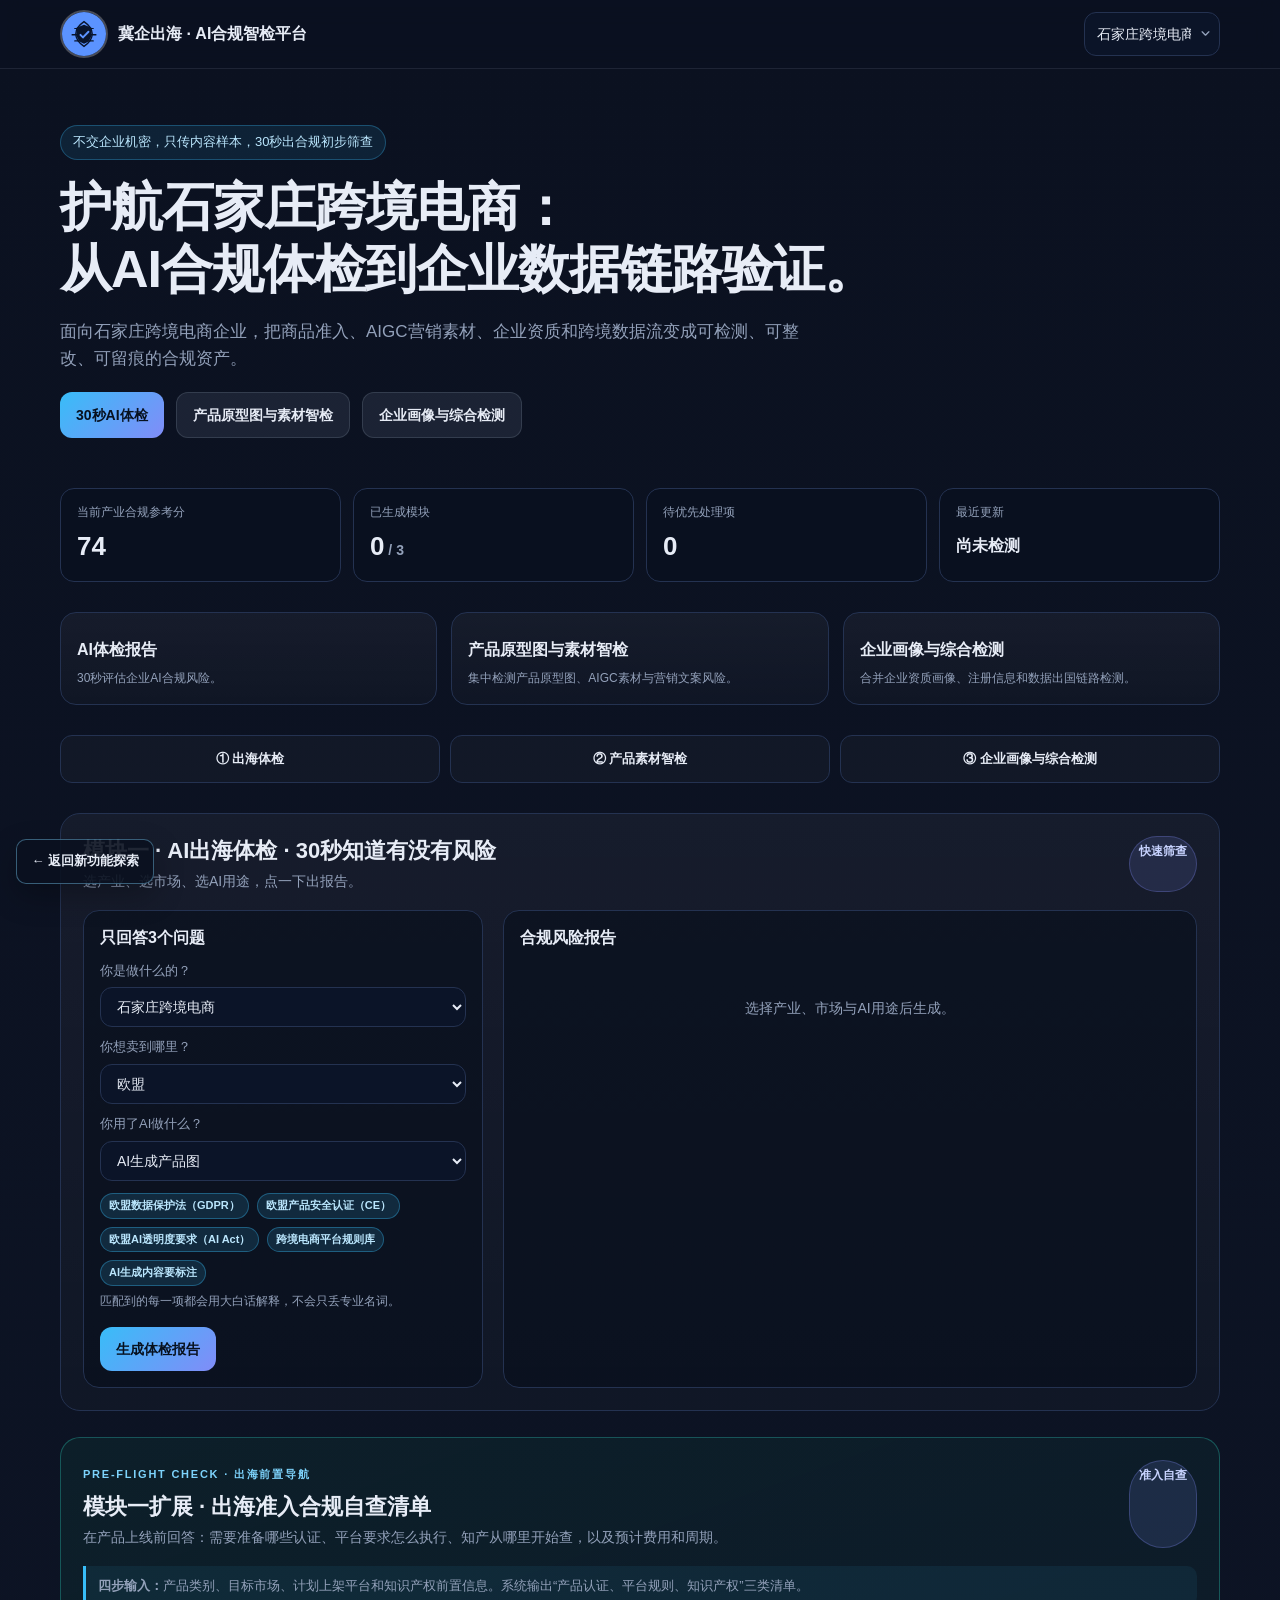
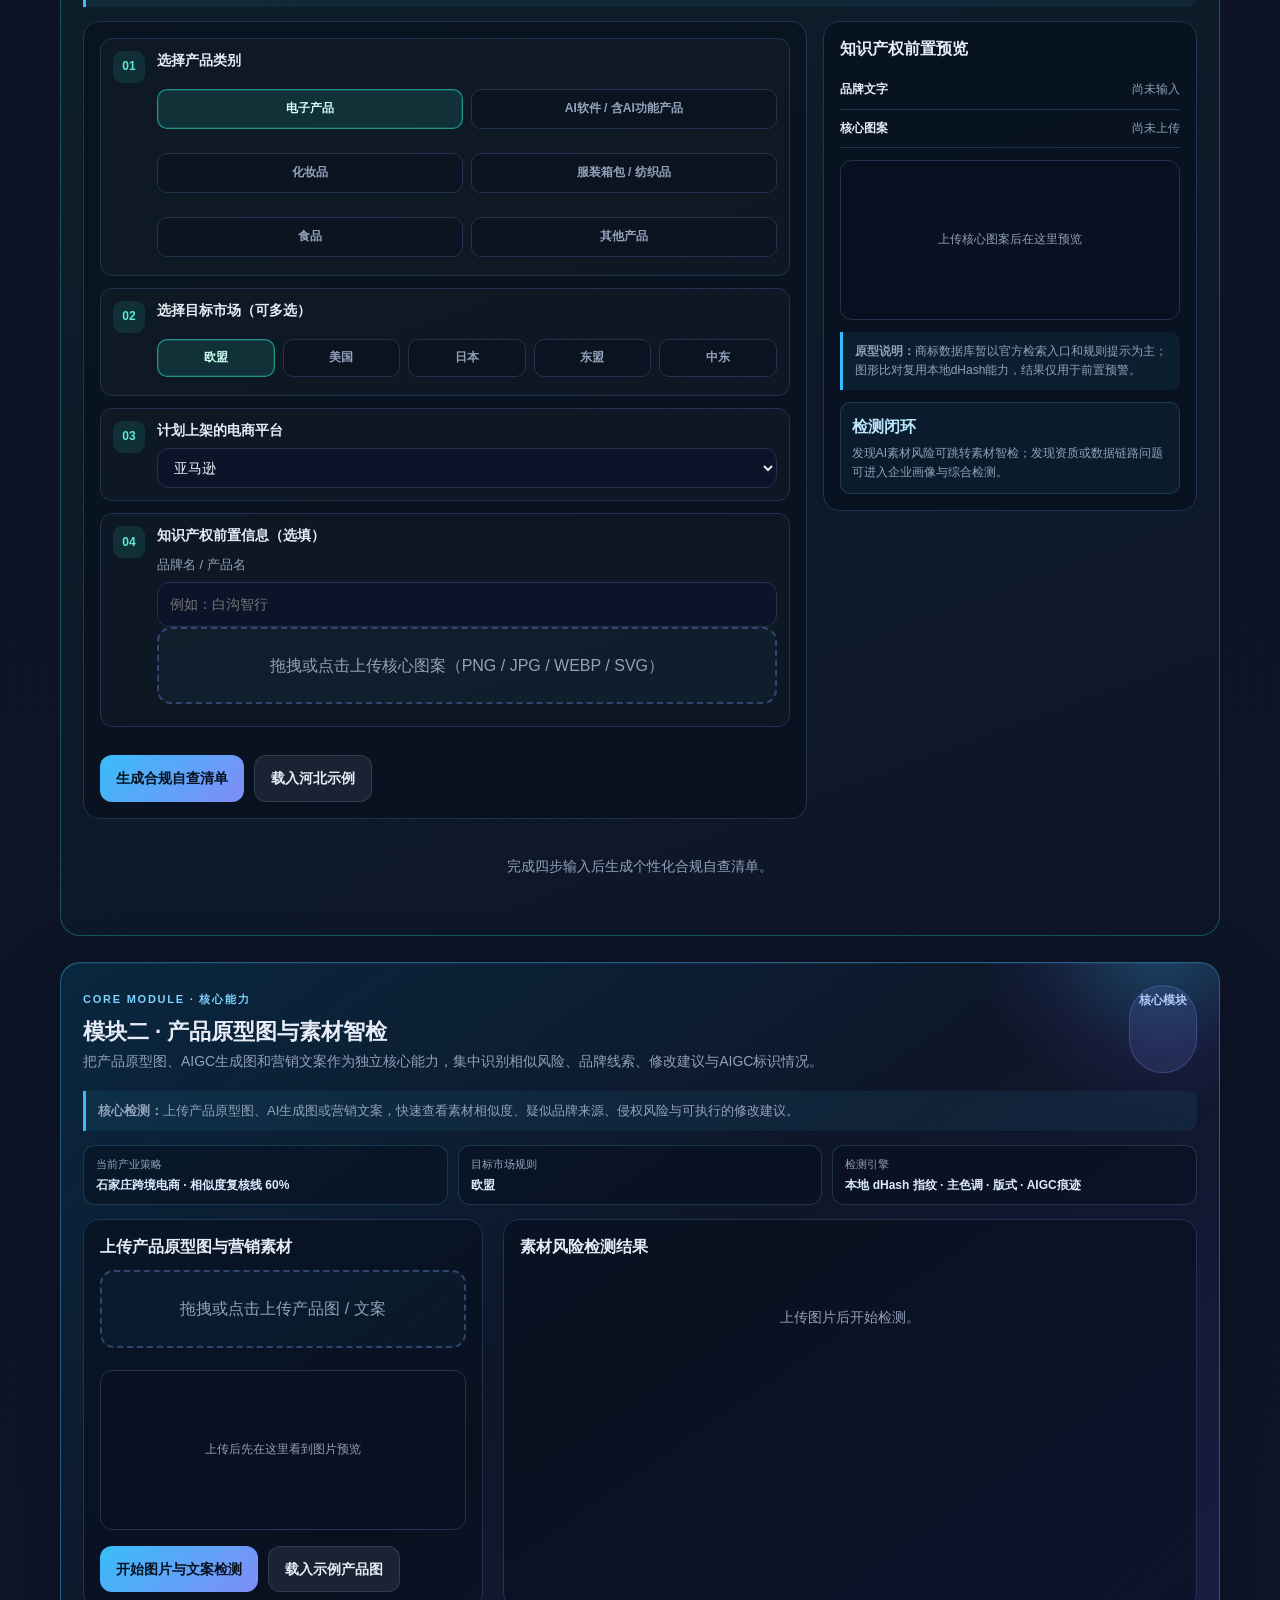
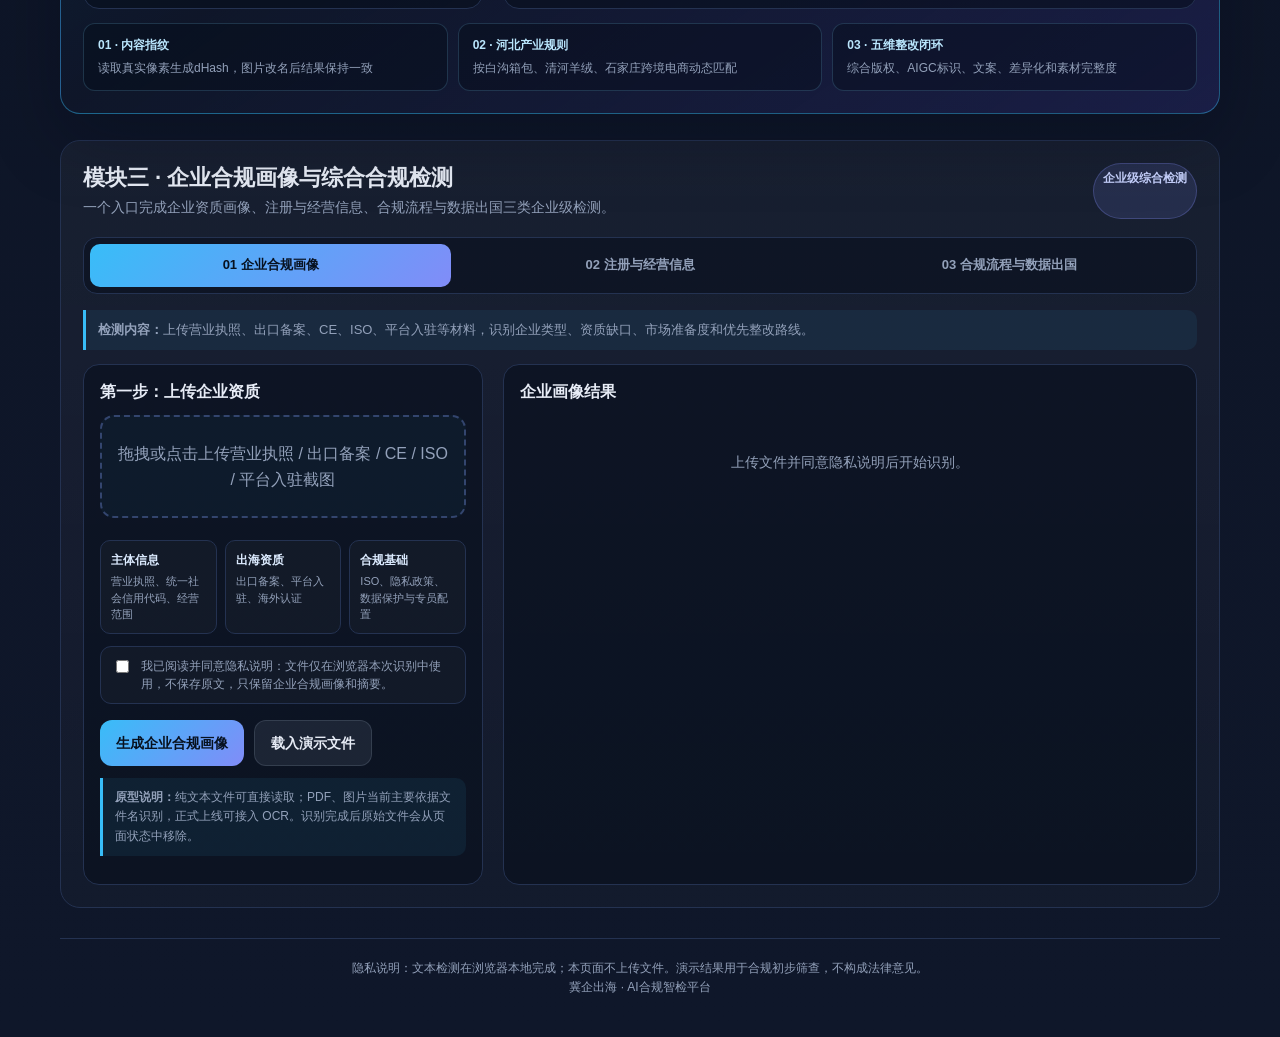
<file: features/shijiazhuang-cross-border-ecommerce.html>
﻿<!doctype html>
<html lang="zh-CN">
<head>
<meta charset="utf-8" />
<meta name="viewport" content="width=device-width, initial-scale=1" />
<meta name="theme-color" content="#0b1120" />
<title>石家庄跨境电商 · 新功能探索</title>
<style>
:root{--bg:#0b1120;--panel:#111c33;--panel-solid:#0f172a;--line:#243251;--line-soft:rgba(148,163,184,.18);--text:#e7ecf6;--muted:#93a1ba;--accent:#38bdf8;--violet:#818cf8;--green:#34d399;--amber:#fbbf24;--red:#f87171;--shadow:0 20px 60px rgba(0,0,0,.28)}
*{box-sizing:border-box}
html{scroll-behavior:smooth}
body{margin:0;font-family:"Segoe UI","PingFang SC","Microsoft YaHei",sans-serif;background:radial-gradient(900px 500px at 85% -10%,rgba(56,189,248,.16),transparent 60%),linear-gradient(180deg,#0b1120,#0f172a);color:var(--text);padding:0 0 40px;line-height:1.6}
button,input,textarea,select{font:inherit}
button:focus-visible,a:focus-visible,input:focus-visible,textarea:focus-visible,select:focus-visible{outline:3px solid rgba(56,189,248,.45);outline-offset:2px}
.topbar{position:sticky;top:0;z-index:50;background:rgba(11,17,32,.88);backdrop-filter:blur(12px);border-bottom:1px solid rgba(148,163,184,.14)}
.topbar .inner{max-width:1200px;margin:0 auto;display:flex;align-items:center;gap:16px;min-height:68px;padding:8px 20px}
.brand{font-weight:800;display:flex;align-items:center;gap:10px;min-width:0}
.brand{flex:1 1 auto;min-width:max-content}.brand span{white-space:nowrap;overflow:visible;text-overflow:clip}#industrySelect.industry-select{appearance:none;flex:0 0 136px;width:136px;max-width:136px;margin-left:auto;padding-right:28px;background-image:url("data:image/svg+xml,%3Csvg xmlns='http://www.w3.org/2000/svg' width='10' height='6' viewBox='0 0 10 6'%3E%3Cpath d='M1 1l4 4 4-4' fill='none' stroke='%2393a1ba' stroke-width='1.6' stroke-linecap='round' stroke-linejoin='round'/%3E%3C/svg%3E");background-repeat:no-repeat;background-position:right 9px center;background-size:9px 5px}
.brand img{height:48px;width:48px;max-width:none;object-fit:cover;border-radius:50%;border:2px solid rgba(255,255,255,.25);display:block;flex:0 0 auto}
select{background:#0b1428;border:1px solid var(--line);color:var(--text);border-radius:10px;padding:8px 10px;font-size:13px;outline:none}
.wrap{max-width:1200px;margin:0 auto;padding:0 20px}
.hero{padding:56px 0 30px}
.eyebrow{display:inline-block;background:rgba(56,189,248,.1);border:1px solid rgba(56,189,248,.3);color:#bae6fd;padding:6px 12px;border-radius:999px;font-size:13px}
h1{font-size:clamp(30px,5vw,52px);margin:16px 0;letter-spacing:-1px;line-height:1.2}
h2,h3{line-height:1.35}
.lead{color:var(--muted);max-width:760px;font-size:17px}
.cta{display:flex;gap:12px;flex-wrap:wrap;margin-top:20px}
.btn{border:1px solid rgba(148,163,184,.2);cursor:pointer;border-radius:12px;padding:11px 16px;font-size:14px;font-weight:700;color:var(--text);background:rgba(148,163,184,.12);text-decoration:none;display:inline-flex;align-items:center;justify-content:center;gap:6px;transition:transform .16s ease,background .16s ease,border-color .16s ease}
.btn:hover{background:rgba(148,163,184,.2);border-color:rgba(148,163,184,.34);transform:translateY(-1px)}
.btn.primary{background:linear-gradient(135deg,var(--accent),var(--violet));color:#07111f;border:0}
.btn.small{padding:8px 11px;font-size:12px}
.btn.ghost{background:transparent}
.btn:disabled{opacity:.55;cursor:not-allowed;transform:none}
.cards{display:grid;grid-template-columns:repeat(3,1fr);gap:14px;margin:30px 0}
.card{background:linear-gradient(180deg,rgba(255,255,255,.045),rgba(255,255,255,.015));border:1px solid var(--line);border-radius:16px;padding:16px;text-decoration:none;color:var(--text);display:block;transition:transform .18s ease,border-color .18s ease}
.card:hover{transform:translateY(-3px);border-color:rgba(56,189,248,.48)}
.card b{display:block;font-size:16px;margin:8px 0 6px}
.card p{margin:0;font-size:12px;color:var(--muted)}
.dashboard{display:grid;grid-template-columns:repeat(4,1fr);gap:12px;margin:20px 0 30px}
.stat{padding:14px 16px;border:1px solid var(--line);border-radius:14px;background:rgba(8,15,30,.55)}
.stat small{display:block;color:var(--muted);font-size:12px}
.stat strong{display:block;font-size:26px;margin-top:3px}
.module{background:linear-gradient(180deg,rgba(255,255,255,.045),rgba(255,255,255,.015));border:1px solid var(--line);border-radius:20px;padding:22px;margin-bottom:26px;scroll-margin-top:86px}
.module-head{display:flex;justify-content:space-between;gap:16px;flex-wrap:wrap;margin-bottom:18px}
.module-head h2{margin:0;font-size:22px}
.module-head p{margin:4px 0 0;color:var(--muted);font-size:14px}
.tag,.pill{display:inline-block;padding:3px 8px;border-radius:999px;font-size:11px;font-weight:700;background:rgba(251,191,36,.14);color:#fde68a;border:1px solid rgba(251,191,36,.3)}
.tag{font-size:12px;padding:5px 9px;background:rgba(129,140,248,.14);color:#c7d2fe;border-color:rgba(129,140,248,.28)}
.pill.red{background:rgba(248,113,113,.14);color:#fecaca;border-color:rgba(248,113,113,.35)}
.pill.green{background:rgba(52,211,153,.14);color:#86efac;border-color:rgba(52,211,153,.35)}
.pill.blue{background:rgba(56,189,248,.14);color:#bae6fd;border-color:rgba(56,189,248,.35)}
.grid{display:grid;grid-template-columns:minmax(0,400px) minmax(0,1fr);gap:20px}
.panel{background:rgba(7,13,26,.55);border:1px solid var(--line);border-radius:16px;padding:16px;min-width:0}
.panel h3{margin:0 0 12px;font-size:16px}
label{display:block;font-size:13px;color:var(--muted);margin:10px 0 6px}
input,textarea,select{width:100%;background:#0b1428;border:1px solid var(--line);color:var(--text);border-radius:12px;padding:10px 12px;font-size:14px;outline:none;font-family:inherit}
textarea{resize:vertical;min-height:106px}
.drop{border:2px dashed #33456e;border-radius:14px;padding:24px 16px;text-align:center;cursor:pointer;background:rgba(56,189,248,.04);color:var(--muted);transition:border-color .16s ease,background .16s ease,color .16s ease;word-break:break-word}
.drop:hover,.drop.dragging{border-color:var(--accent);background:rgba(56,189,248,.08);color:var(--text)}
.form-actions{display:flex;gap:10px;margin-top:16px;flex-wrap:wrap}
.placeholder{color:var(--muted);text-align:center;padding:36px 12px;font-size:14px}
.risk{background:rgba(255,255,255,.03);border:1px solid var(--line);border-radius:12px;padding:10px 12px;margin:8px 0}
.risk b{font-size:13px}
.risk p{margin:4px 0 0;color:var(--muted);font-size:12px}
.score-line{display:flex;align-items:center;gap:14px;margin:12px 0;flex-wrap:wrap}
.score-line b{font-size:32px}
.bar{height:9px;border-radius:999px;background:rgba(255,255,255,.07);overflow:hidden;flex:1;min-width:110px}
.bar span{display:block;height:100%;background:linear-gradient(90deg,#34d399,#38bdf8);transition:width .45s ease}
.hot{position:relative;display:inline-block;max-width:100%;overflow:hidden;border-radius:12px;vertical-align:top}
.hot img{display:block;max-width:100%;border-radius:12px}
.hot .zone{position:absolute;border:2px solid var(--red);background:rgba(248,113,113,.18);color:#fff;font-size:12px;padding:4px 6px;border-radius:8px;text-shadow:0 1px 3px #000}
.steps{display:flex;gap:8px;margin:10px 0;flex-wrap:wrap}
.step{flex:1 1 120px;text-align:center;font-size:12px;padding:8px;border-radius:10px;background:rgba(255,255,255,.04);border:1px solid var(--line);color:var(--muted)}
.step.active{color:#bae6fd;border-color:var(--accent);background:rgba(56,189,248,.08)}
.file-list{display:flex;gap:8px;flex-wrap:wrap;margin-top:10px}
.file-chip{max-width:100%;padding:6px 9px;border-radius:9px;border:1px solid var(--line);background:rgba(255,255,255,.035);font-size:12px;color:var(--muted);overflow-wrap:anywhere}
.node-list{display:grid;gap:8px;margin:12px 0}
.node{display:flex;align-items:center;gap:10px;padding:9px 11px;border:1px solid var(--line);border-radius:11px;background:rgba(255,255,255,.025)}
.node-index{display:grid;place-items:center;width:26px;height:26px;border-radius:50%;background:rgba(56,189,248,.14);color:#bae6fd;font-size:12px;flex:0 0 auto}
.node-name{min-width:0;overflow-wrap:anywhere;flex:1}
.node .pill{flex:0 0 auto}
.notice{border-left:3px solid var(--accent);background:rgba(56,189,248,.07);padding:10px 12px;border-radius:0 10px 10px 0;color:var(--muted);font-size:12px;margin:12px 0}
.footer{border-top:1px solid var(--line);margin-top:30px;padding-top:20px;color:var(--muted);font-size:12px;text-align:center}
.modal{display:none;position:fixed;inset:0;background:rgba(3,7,18,.84);z-index:100;padding:30px;overflow:auto;overscroll-behavior:contain}
.modal.open{display:block}
.modal-box{max-width:960px;margin:0 auto;background:var(--panel-solid);border:1px solid var(--line);border-radius:18px;padding:22px;box-shadow:var(--shadow)}
.modal-head{display:flex;justify-content:space-between;align-items:flex-start;gap:16px;margin-bottom:16px}
.modal-head h2{margin:0;font-size:22px}
.report-actions{display:flex;gap:8px;flex-wrap:wrap;justify-content:flex-end}
.report-section{margin:18px 0;padding:14px;border:1px solid #243251;border-radius:12px;break-inside:avoid;page-break-inside:avoid}
.report-section h3{margin:0 0 8px}
.report-meta{color:var(--muted);font-size:12px;margin:4px 0 0}
.toast{position:fixed;left:50%;bottom:24px;transform:translateX(-50%);background:#101b31;border:1px solid #243251;border-radius:12px;padding:11px 15px;color:#e7ecf6;z-index:200;box-shadow:var(--shadow);max-width:calc(100vw - 32px)}
.sr-only{position:absolute;width:1px;height:1px;padding:0;margin:-1px;overflow:hidden;clip:rect(0,0,0,0);white-space:nowrap;border:0}
@media(max-width:900px){.cards,.dashboard{grid-template-columns:1fr 1fr}.grid{grid-template-columns:1fr}}
@media(max-width:620px){
  body{padding-bottom:24px}.wrap{padding:0 14px}.topbar .inner{padding:8px 14px;align-items:flex-start;flex-wrap:wrap}.brand{width:100%;font-size:14px}.brand img{height:40px;width:40px}#industrySelect.industry-select{margin-left:0!important;width:100%!important;max-width:none;flex:1 1 100%;background-position:right 12px center}
  .hero{padding:34px 0 20px}.lead{font-size:15px}.cta .btn{flex:1 1 calc(50% - 12px)}.cards{grid-template-columns:1fr}.dashboard{grid-template-columns:1fr 1fr}.module{padding:16px;border-radius:16px}.panel{padding:14px}.score-line b{font-size:28px}
  .modal{padding:12px}.modal-box{padding:16px;border-radius:14px}.modal-head{display:block}.report-actions{margin-top:12px;justify-content:flex-start}.report-actions .btn{flex:1 1 auto}
}
@media print{
  @page{margin:14mm}
  body.report-open{background:#fff!important;color:#111!important;padding:0!important}
  body.report-open>.topbar,body.report-open>.wrap{display:none!important}
  body.report-open .modal{position:static!important;display:block!important;background:#fff!important;padding:0!important;overflow:visible!important}
  body.report-open .modal-box{max-width:none!important;background:#fff!important;color:#111!important;border:0!important;padding:0!important;box-shadow:none!important}
  body.report-open .report-actions{display:none!important}
  body.report-open .report-section,body.report-open .report-section *{background:transparent!important;color:#111!important;border-color:#d1d5db!important;box-shadow:none!important}
  body.report-open .report-section{page-break-inside:avoid}
  body.report-open .report-meta{color:#555!important}
}
/* 工厂老板友好版增强 */
.tool-nav{display:grid;grid-template-columns:repeat(3,minmax(0,1fr));gap:10px;margin:0 0 30px}
.tool-nav a{display:flex;align-items:center;justify-content:center;min-height:48px;padding:8px 10px;border:1px solid var(--line);border-radius:12px;background:rgba(255,255,255,.025);color:var(--text);text-decoration:none;font-size:13px;font-weight:700;text-align:center}
.tool-nav a:hover{border-color:var(--accent);background:rgba(56,189,248,.08)}
.section-kicker{display:inline-block;font-size:12px;color:#bae6fd;margin-bottom:6px}
.module-title small{display:block;color:var(--muted);font-size:13px;font-weight:400;margin-top:6px}
.plain-note{font-size:12px;color:var(--muted);margin:6px 0 0}
.score-explain{margin:8px 0 12px;padding:10px 12px;border-radius:10px;background:rgba(56,189,248,.06);border:1px solid rgba(56,189,248,.18);font-size:13px}
.benchmark{display:grid;gap:10px;margin:14px 0;padding:12px;border:1px solid var(--line);border-radius:12px;background:rgba(255,255,255,.025)}
.benchmark-row{display:grid;grid-template-columns:96px 1fr 42px;align-items:center;gap:10px;font-size:12px;color:var(--muted)}
.benchmark-row .bar{min-width:0;height:10px}
.benchmark-row .bar span{background:rgba(148,163,184,.45)}
.benchmark-row.mine .bar span{background:linear-gradient(90deg,#34d399,#38bdf8)}
details.checklist{margin-top:9px;border:1px solid var(--line);border-radius:10px;background:rgba(7,13,26,.48);overflow:hidden}
details.checklist summary{cursor:pointer;padding:9px 11px;font-size:12px;font-weight:700;color:#bae6fd;list-style:none}
details.checklist summary::-webkit-details-marker{display:none}
.check-list{padding:0 10px 10px}
.check-row{display:flex;align-items:flex-start;gap:9px;padding:8px 0;border-top:1px solid rgba(148,163,184,.1);font-size:12px;color:var(--text)}
.check-row input{width:auto;margin-top:3px;flex:0 0 auto;accent-color:var(--accent)}
.check-row label{margin:0;color:var(--text);font-size:12px;line-height:1.45;cursor:pointer}
.next-steps{display:flex;gap:8px;flex-wrap:wrap;margin-top:12px}
.highlight-box{margin:10px 0;padding:12px;border:1px solid var(--line);border-radius:12px;background:#081021;color:#cfd8e8;font-size:13px;line-height:1.9;white-space:pre-wrap;max-height:260px;overflow:auto}
mark.pii-hit{background:rgba(251,191,36,.32);color:#fff3c4;border-radius:3px;padding:0 2px}
mark.copy-hit{background:rgba(248,113,113,.34);color:#ffe1e1;border-radius:3px;padding:0 2px}
.legend{display:flex;gap:14px;flex-wrap:wrap;font-size:12px;color:var(--muted);margin-top:6px}
.legend i{display:inline-block;width:10px;height:10px;border-radius:3px;margin-right:5px}
.legend .red{background:rgba(248,113,113,.65)}.legend .amber{background:rgba(251,191,36,.65)}
.history-list{display:grid;gap:7px;margin-top:10px}
.history-item{display:flex;align-items:center;justify-content:space-between;gap:8px;padding:8px 10px;border:1px solid var(--line);border-radius:10px;font-size:12px;color:var(--muted)}
.upload-preview{display:grid;place-items:center;min-height:160px;margin-top:12px;border:1px solid var(--line);border-radius:12px;background:#081021;overflow:hidden}
.upload-preview img{display:block;width:100%;max-height:260px;object-fit:contain}
.upload-preview p{margin:0;color:var(--muted);font-size:12px;padding:18px;text-align:center}
.brand-hint{display:grid;gap:8px;margin:10px 0}
.brand-row{display:flex;justify-content:space-between;gap:10px;padding:9px 11px;border:1px solid var(--line);border-radius:11px;background:rgba(255,255,255,.025);font-size:12px}
.suggestion-grid{display:grid;grid-template-columns:1fr 1fr;gap:10px;margin-top:10px}
.suggestion-box{padding:12px;border:1px solid var(--line);border-radius:12px;background:rgba(255,255,255,.025)}
.suggestion-box b{font-size:13px}.suggestion-box p{font-size:12px;color:var(--muted);margin:5px 0 0}
.swatches{display:flex;gap:6px;flex-wrap:wrap;margin-top:8px}.swatch{width:40px;height:28px;border-radius:8px;border:1px solid rgba(255,255,255,.25);cursor:pointer}
.compare-grid{display:grid;grid-template-columns:1fr 1fr;gap:14px;margin:12px 0}.compare-card{padding:12px;border:1px solid var(--line);border-radius:12px;background:rgba(255,255,255,.025)}.compare-card h4{margin:0 0 8px}.compare-image{display:grid;place-items:center;min-height:180px;border-radius:10px;background:linear-gradient(135deg,#172554,#0f766e);color:#fff;text-align:center;padding:14px}
.flow-builder{display:grid;grid-template-columns:170px 1fr;gap:12px}
.flow-palette{display:flex;flex-direction:column;gap:7px}
.palette-item{padding:8px 9px;border:1px dashed #3b4d78;border-radius:10px;background:rgba(56,189,248,.05);font-size:12px;cursor:grab;color:#dbeafe}
.palette-item:active{cursor:grabbing}
.flow-canvas{min-height:132px;padding:12px;border:2px dashed #33456e;border-radius:13px;background:rgba(7,13,26,.48);display:flex;align-content:flex-start;align-items:flex-start;gap:6px;flex-wrap:wrap}
.flow-canvas.dragging{border-color:var(--accent);background:rgba(56,189,248,.07)}
.flow-chip{display:inline-flex;align-items:center;gap:6px;padding:7px 9px;border:1px solid rgba(56,189,248,.32);border-radius:10px;background:rgba(56,189,248,.1);font-size:12px;color:#dbeafe}
.flow-chip button{width:19px;height:19px;border:0;border-radius:50%;background:rgba(248,113,113,.25);color:#fecaca;cursor:pointer;padding:0}
.flow-arrow{color:var(--muted);padding:7px 0}
.mini-grid{display:grid;grid-template-columns:repeat(3,1fr);gap:12px}
.mini-card{padding:14px;border:1px solid var(--line);border-radius:14px;background:rgba(255,255,255,.025)}
.mini-card h3{margin:0 0 7px}.mini-card p{margin:0;color:var(--muted);font-size:12px}
.search-row{display:grid;grid-template-columns:1fr auto;gap:8px}
.knowledge-results{display:grid;grid-template-columns:1fr 1fr;gap:10px;margin-top:12px}
.knowledge-item{padding:12px;border:1px solid var(--line);border-radius:12px;background:rgba(255,255,255,.025)}
.knowledge-item b{display:block;margin-bottom:4px}.knowledge-item p{margin:0;color:var(--muted);font-size:12px}
.progress-line{display:flex;align-items:center;gap:12px}.progress-line .bar{height:12px}.progress-line strong{min-width:52px}
.task-list{display:grid;gap:8px;margin-top:12px}.task{display:flex;align-items:flex-start;gap:9px;padding:10px;border:1px solid var(--line);border-radius:11px;background:rgba(255,255,255,.025);font-size:13px}.task input{width:auto;margin-top:3px;accent-color:var(--accent)}.task.done{opacity:.6}.task.done label{text-decoration:line-through}.task label{flex:1;margin:0;color:var(--text);cursor:pointer}.task a{font-size:12px;color:#bae6fd}
.certificate{margin-top:12px;padding:16px;border:1px dashed rgba(251,191,36,.5);border-radius:14px;background:rgba(251,191,36,.07)}
.map-grid{display:grid;grid-template-columns:repeat(3,1fr);gap:12px}.map-card{padding:14px;border:1px solid var(--line);border-radius:14px;background:rgba(255,255,255,.025)}.map-card strong{font-size:28px}.map-card span{float:right}.risk-bar{height:8px;border-radius:99px;background:rgba(255,255,255,.08);overflow:hidden;margin-top:8px}.risk-bar i{display:block;height:100%;background:linear-gradient(90deg,var(--amber),var(--red))}
.policy-grid,.course-grid,.provider-grid{display:grid;grid-template-columns:repeat(2,1fr);gap:10px}.policy-item,.course-item,.provider-item{padding:12px;border:1px solid var(--line);border-radius:12px;background:rgba(255,255,255,.025)}.policy-item label,.course-item label{display:flex;align-items:flex-start;gap:8px;margin:0;color:var(--text);font-size:13px}.policy-item input{width:auto;margin-top:4px}.policy-update{margin-top:12px;padding:12px;border-left:3px solid var(--accent);border-radius:0 10px 10px 0;background:rgba(56,189,248,.07);font-size:12px}.provider-item p{margin:4px 0;color:var(--muted);font-size:12px}.stars{color:var(--amber)}
.sr-only{position:absolute!important;width:1px!important;height:1px!important;padding:0!important;margin:-1px!important;overflow:hidden!important;clip:rect(0,0,0,0)!important;white-space:nowrap!important;border:0!important}
@media(max-width:900px){.tool-nav{grid-template-columns:repeat(2,1fr)}}
@media(max-width:620px){.tool-nav{grid-template-columns:1fr 1fr}.flow-builder{grid-template-columns:1fr}.flow-palette{display:grid;grid-template-columns:1fr 1fr}.suggestion-grid,.compare-grid{grid-template-columns:1fr}.score-line{gap:8px}.benchmark-row{grid-template-columns:78px 1fr 36px}.history-item{display:block}.history-item span{display:block}}
@media print{body.report-open #compareModal{display:none!important}body.report-open #reportModal .form-actions{display:none!important}}
/* 企业合规画像模块 */
.privacy-check{display:flex;align-items:flex-start;gap:9px;margin-top:12px;padding:10px 11px;border:1px solid var(--line);border-radius:11px;background:rgba(255,255,255,.025);font-size:12px;color:var(--muted)}
.privacy-check input{width:auto;margin-top:3px;flex:0 0 auto;accent-color:var(--accent)}
.privacy-check label{margin:0;color:var(--muted);font-size:12px;line-height:1.5;cursor:pointer}
.personality-hero{display:grid;grid-template-columns:minmax(0,1.05fr) minmax(300px,.95fr);gap:16px;align-items:stretch}
.personality-card{padding:18px;border:1px solid var(--line);border-radius:16px;background:linear-gradient(145deg,rgba(56,189,248,.08),rgba(129,140,248,.05))}
.personality-code{font-size:clamp(36px,6vw,58px);font-weight:900;letter-spacing:5px;line-height:1.1;margin:6px 0 8px;background:linear-gradient(135deg,#7dd3fc,#c4b5fd);-webkit-background-clip:text;background-clip:text;color:transparent}
.personality-labels{font-size:14px;color:#dbeafe;line-height:1.8}
.radar-wrap{display:grid;place-items:center;min-height:280px;border:1px solid var(--line);border-radius:16px;background:rgba(7,13,26,.55);overflow:hidden}
.radar-wrap canvas{display:block;max-width:100%;height:auto}
.dimension-grid{display:grid;grid-template-columns:1fr 1fr;gap:8px;margin-top:12px}
.dimension-item{padding:9px 10px;border:1px solid var(--line);border-radius:10px;background:rgba(255,255,255,.025);font-size:12px;color:var(--muted)}
.dimension-item b{display:block;color:var(--text);font-size:13px;margin-bottom:2px}
.recommend-list{display:grid;gap:8px;margin:12px 0}
.recommend-item{display:flex;gap:10px;align-items:flex-start;padding:10px 11px;border:1px solid var(--line);border-radius:11px;background:rgba(255,255,255,.025);font-size:13px}
.recommend-index{display:grid;place-items:center;width:25px;height:25px;border-radius:50%;background:rgba(56,189,248,.15);color:#bae6fd;font-size:12px;font-weight:800;flex:0 0 auto}
.doc-pills{display:flex;gap:7px;flex-wrap:wrap;margin:8px 0 12px}
.poster-stage{display:none;margin-top:20px;padding:18px;border:1px solid var(--line);border-radius:16px;background:rgba(7,13,26,.55)}
.poster-stage.open{display:block}
.poster-stage canvas{display:block;width:min(100%,360px);height:auto;margin:0 auto;border-radius:14px;box-shadow:var(--shadow)}
.poster-actions{display:flex;justify-content:center;gap:9px;flex-wrap:wrap;margin-top:14px}
.module-focus{box-shadow:0 0 0 2px var(--accent),0 0 32px rgba(56,189,248,.24)!important;transition:box-shadow .25s ease}
@media(max-width:900px){.personality-hero{grid-template-columns:1fr}}
@media(max-width:620px){.dimension-grid{grid-template-columns:1fr}.personality-code{letter-spacing:3px}.privacy-check{align-items:flex-start}}
/* 合并检测模块与企业画像细化 */
.detect-tabs{display:grid;grid-template-columns:repeat(3,1fr);gap:8px;margin:0 0 16px;padding:6px;border:1px solid var(--line);border-radius:14px;background:rgba(7,13,26,.5)}
.detect-tab{border:0;border-radius:10px;padding:11px 12px;background:transparent;color:var(--muted);font-size:13px;font-weight:800;cursor:pointer;transition:.18s ease}
.detect-tab:hover{color:var(--text);background:rgba(148,163,184,.08)}
.detect-tab.active{color:#07111f;background:linear-gradient(135deg,var(--accent),var(--violet))}
.detect-intro{margin:0 0 14px;padding:10px 12px;border-left:3px solid var(--accent);border-radius:0 10px 10px 0;background:rgba(56,189,248,.07);color:var(--muted);font-size:13px}
.detect-pane[hidden]{display:none!important}
.m5-check-grid{display:grid;grid-template-columns:repeat(3,1fr);gap:8px;margin:12px 0}
.m5-check-grid div{padding:10px;border:1px solid var(--line);border-radius:10px;background:rgba(255,255,255,.025)}
.m5-check-grid b{display:block;font-size:12px;color:#dbeafe;margin-bottom:3px}
.m5-check-grid span{display:block;font-size:11px;color:var(--muted);line-height:1.5}
.profile-overview{display:grid;grid-template-columns:1.1fr .9fr;gap:14px;margin-bottom:14px}
.profile-score-box{padding:15px;border:1px solid var(--line);border-radius:14px;background:rgba(255,255,255,.025)}
.profile-score-box small{display:block;color:var(--muted)}
.profile-score-box strong{display:block;font-size:34px;margin:2px 0 6px}
.quality-list{display:grid;gap:7px;margin:10px 0}
.quality-item{display:flex;align-items:center;justify-content:space-between;gap:10px;padding:9px 10px;border:1px solid var(--line);border-radius:10px;background:rgba(255,255,255,.025);font-size:12px}
.quality-item b{font-size:12px}.quality-item span{color:var(--muted)}
.quality-item.ok{border-color:rgba(52,211,153,.35);background:rgba(52,211,153,.07)}
.quality-item.missing{border-color:rgba(251,191,36,.28);background:rgba(251,191,36,.055)}
.profile-actions{display:grid;gap:8px;margin-top:12px}
@media(max-width:900px){.detect-tabs{grid-template-columns:1fr}.m5-check-grid,.profile-overview{grid-template-columns:1fr}}
@media(max-width:620px){.detect-tab{text-align:left}.m5-check-grid{grid-template-columns:1fr}}
/* 四维分析图增强 */
.radar-wrap{gap:6px;padding:12px 10px 8px}
.radar-head{display:flex;justify-content:space-between;align-items:center;gap:8px;width:100%;padding:0 4px}
.radar-head b{font-size:13px}.radar-head span{font-size:11px;color:var(--muted)}
.radar-legend{display:flex;gap:14px;justify-content:center;flex-wrap:wrap;font-size:11px;color:var(--muted);padding:0 0 4px}
.radar-legend i{display:inline-block;width:18px;height:3px;border-radius:99px;margin-right:5px;vertical-align:middle}
.radar-legend .company{background:#38bdf8}.radar-legend .benchmark{background:#a78bfa}
.dimension-item{position:relative;overflow:hidden}
.dimension-bar{height:7px;border-radius:99px;background:rgba(255,255,255,.08);overflow:hidden;margin:7px 0 5px}
.dimension-bar i{display:block;height:100%;border-radius:99px;background:linear-gradient(90deg,#34d399,#38bdf8)}
.dimension-meta{display:flex;justify-content:space-between;gap:8px;color:var(--muted);font-size:10px}
.detail-good{color:#86efac}.detail-warn{color:#fde68a}
.radar-insights{display:grid;grid-template-columns:1fr 1fr;gap:8px;margin:10px 0}
.insight-box{padding:10px;border:1px solid var(--line);border-radius:10px;background:rgba(255,255,255,.025);font-size:11px;color:var(--muted)}
.insight-box b{display:block;color:var(--text);font-size:12px;margin-bottom:3px}
@media(max-width:620px){.radar-insights{grid-template-columns:1fr}}
/* 模块重组的核心层级与合并入口 */ .module.core-module{position:relative;overflow:hidden;border-color:rgba(56,189,248,.42);background:linear-gradient(145deg,rgba(8,47,73,.72),rgba(15,23,42,.78) 48%,rgba(49,46,129,.34));box-shadow:0 24px 70px rgba(2,8,23,.28),inset 0 1px 0 rgba(255,255,255,.06)} .core-glow{position:absolute;width:360px;height:360px;right:-120px;top:-210px;border-radius:50%;background:radial-gradient(circle,rgba(56,189,248,.3),rgba(99,102,241,.08) 48%,transparent 72%);pointer-events:none} .core-kicker{display:inline-block;margin-bottom:8px;color:#7dd3fc;font-size:11px;font-weight:900;letter-spacing:.16em} .core-benefits{display:grid;grid-template-columns:repeat(3,1fr);gap:10px;margin-top:14px;position:relative;z-index:1} .core-benefits div{padding:12px 14px;border:1px solid rgba(125,211,252,.18);border-radius:12px;background:rgba(7,13,26,.42)} .core-benefits b{display:block;margin-bottom:4px;color:#bae6fd;font-size:12px} .core-benefits span{display:block;color:var(--muted);font-size:12px;line-height:1.55} @media(max-width:900px){.core-benefits{grid-template-columns:1fr}}
/* 模块二产业感知引擎 */
.m3-engine-bar{display:grid;grid-template-columns:repeat(3,1fr);gap:10px;margin:0 0 14px}
.m3-engine-bar div{padding:10px 12px;border:1px solid rgba(125,211,252,.18);border-radius:12px;background:rgba(7,13,26,.42)}
.m3-engine-bar span{display:block;color:var(--muted);font-size:11px;margin-bottom:3px}
.m3-engine-bar b{display:block;color:#dbeafe;font-size:12px;line-height:1.45}
.m3-score-grid{display:grid;grid-template-columns:repeat(5,1fr);gap:8px;margin:12px 0}
.m3-score-card{padding:10px;border:1px solid var(--line);border-radius:10px;background:rgba(255,255,255,.025)}
.m3-score-card span{display:block;color:var(--muted);font-size:11px;margin-bottom:4px}
.m3-score-card b{display:block;color:#e7ecf6;font-size:20px;margin-bottom:6px}
.trace-list{display:flex;flex-wrap:wrap;gap:6px;margin-top:9px}
.trace-pill{display:inline-flex;align-items:center;padding:5px 8px;border:1px solid rgba(125,211,252,.2);border-radius:999px;background:rgba(56,189,248,.07);color:#bae6fd;font-size:11px}
.advice-list{display:grid;gap:8px;margin-top:10px}
.advice-item{display:flex;gap:10px;align-items:flex-start;padding:10px;border:1px solid var(--line);border-radius:10px;background:rgba(255,255,255,.025)}
.advice-item .pill{flex:0 0 auto}
.advice-item b{display:block;font-size:12px;color:#e7ecf6;margin-bottom:3px}
.advice-item p{margin:0;color:var(--muted);font-size:12px;line-height:1.55}
@media(max-width:900px){.m3-engine-bar,.m3-score-grid{grid-template-columns:1fr 1fr}}
@media(max-width:620px){.m3-engine-bar,.m3-score-grid{grid-template-columns:1fr}.advice-item{display:block}.advice-item .pill{display:inline-block;margin-bottom:6px}}
.zone-legend{display:flex;align-items:center;justify-content:space-between;gap:12px;margin:8px 0 12px;padding:8px 10px;border:1px solid var(--line);border-radius:10px;background:rgba(255,255,255,.02);color:var(--muted);font-size:11px}
.zone-legend span{display:flex;align-items:center;gap:6px;color:#fecaca;font-weight:800}
.zone-legend i{display:block;width:10px;height:10px;border:2px solid var(--red);background:rgba(248,113,113,.18);border-radius:3px}
/* 新增：出海准入合规自查清单，独立于原有一/二/三模块 */
.m1b-module{border-color:rgba(45,212,191,.32);background:linear-gradient(160deg,rgba(13,45,48,.48),rgba(15,23,42,.72))}
.m1b-form-grid{display:grid;grid-template-columns:minmax(0,1.45fr) minmax(280px,.75fr);gap:16px;align-items:start}
.m1b-form-panel{display:grid;gap:12px}
.m1b-step{display:grid;grid-template-columns:34px 1fr;gap:10px;padding:12px;border:1px solid var(--line);border-radius:12px;background:rgba(255,255,255,.018)}
.m1b-step-no{display:grid;place-items:center;width:32px;height:32px;border-radius:9px;background:rgba(45,212,191,.12);color:#5eead4;font-size:12px;font-weight:900}
.m1b-step-body h3{margin:0 0 9px;font-size:14px}
.m1b-choice-grid{display:grid;grid-template-columns:repeat(2,1fr);gap:8px}
.m1b-choice-grid input,.m1b-market-grid input{position:absolute;opacity:0;pointer-events:none}
.m1b-choice-grid span,.m1b-market-grid span{display:flex;align-items:center;justify-content:center;min-height:40px;padding:8px 10px;border:1px solid var(--line);border-radius:10px;background:rgba(7,13,26,.36);color:var(--muted);font-size:12px;font-weight:700;text-align:center;cursor:pointer;transition:.18s ease}
.m1b-choice-grid input:checked+span,.m1b-market-grid input:checked+span{border-color:rgba(45,212,191,.62);background:rgba(45,212,191,.13);color:#ccfbf1;box-shadow:inset 0 0 0 1px rgba(45,212,191,.16)}
.m1b-market-grid{display:grid;grid-template-columns:repeat(5,1fr);gap:8px}
.m1b-market-grid span{min-height:38px}
.m1b-preview-panel{position:sticky;top:88px}
.m1b-preview-note{display:flex;justify-content:space-between;gap:10px;padding:9px 0;border-bottom:1px solid var(--line);font-size:12px}
.m1b-preview-note span{color:var(--muted);text-align:right}
.m1b-preview-panel .upload-preview{margin-top:12px}
.m1b-jump-note{margin-top:12px;padding:11px;border:1px solid rgba(125,211,252,.18);border-radius:10px;background:rgba(56,189,248,.055)}
.m1b-jump-note b{display:block;color:#bae6fd;margin-bottom:4px}
.m1b-jump-note span{display:block;color:var(--muted);font-size:12px;line-height:1.6}
.m1b-summary{display:grid;grid-template-columns:repeat(4,1fr);gap:10px;margin:16px 0}
.m1b-summary-card{padding:12px;border:1px solid var(--line);border-radius:12px;background:rgba(255,255,255,.025)}
.m1b-summary-card small{display:block;color:var(--muted);font-size:11px;margin-bottom:5px}
.m1b-summary-card b{display:block;font-size:22px;color:#e7ecf6}
.m1b-output-section{margin-top:14px;padding-top:14px;border-top:1px solid var(--line)}
.m1b-output-section h3{margin:0 0 10px;font-size:15px}
.m1b-cert-list{display:grid;grid-template-columns:repeat(2,1fr);gap:9px}
.m1b-cert-card{padding:11px;border:1px solid var(--line);border-radius:11px;background:rgba(255,255,255,.023)}
.m1b-cert-head{display:flex;justify-content:space-between;gap:10px;align-items:flex-start}
.m1b-cert-head b{font-size:13px;color:#e7ecf6}
.m1b-cert-meta{display:grid;grid-template-columns:repeat(3,1fr);gap:6px;margin-top:9px}
.m1b-cert-meta div{padding:7px;border-radius:8px;background:rgba(7,13,26,.4)}
.m1b-cert-meta small{display:block;color:var(--muted);font-size:10px;margin-bottom:2px}
.m1b-cert-meta span{display:block;color:#dbeafe;font-size:11px}
.m1b-rule-card{display:grid;gap:8px;padding:11px;border:1px solid var(--line);border-radius:11px;background:rgba(255,255,255,.023);margin-bottom:8px}
.m1b-rule-grid{display:grid;grid-template-columns:repeat(3,1fr);gap:8px}
.m1b-rule-grid div{padding:8px;border-radius:8px;background:rgba(7,13,26,.4)}
.m1b-rule-grid small{display:block;color:var(--muted);font-size:10px;margin-bottom:2px}
.m1b-rule-grid span{display:block;color:#dbeafe;font-size:11px;line-height:1.5}
.m1b-ip-grid{display:grid;grid-template-columns:1fr 1fr;gap:10px}
.m1b-ip-card{padding:11px;border:1px solid var(--line);border-radius:11px;background:rgba(255,255,255,.023)}
.m1b-path-list{display:grid;gap:8px;margin-top:10px}
.m1b-path-item{padding:10px;border:1px solid rgba(125,211,252,.18);border-radius:10px;background:rgba(56,189,248,.055)}
.m1b-path-item b{display:block;color:#bae6fd;margin-bottom:3px}
.m1b-path-item span{display:block;color:var(--muted);font-size:12px;line-height:1.55}
@media(max-width:900px){.m1b-form-grid,.m1b-ip-grid{grid-template-columns:1fr}.m1b-preview-panel{position:static}.m1b-market-grid{grid-template-columns:repeat(3,1fr)}.m1b-cert-list{grid-template-columns:1fr}.m1b-summary{grid-template-columns:1fr 1fr}}
@media(max-width:620px){.m1b-choice-grid,.m1b-market-grid,.m1b-rule-grid,.m1b-cert-meta{grid-template-columns:1fr}.m1b-step{grid-template-columns:1fr}.m1b-step-no{width:28px;height:28px}}
</style>
<style>
html,body{overflow-x:clip!important;max-width:100%}
.feature-backlink{position:fixed;left:max(1rem,env(safe-area-inset-left));bottom:max(1rem,env(safe-area-inset-bottom));z-index:120;padding:.7rem .9rem;border:1px solid rgba(125,211,252,.4);border-radius:10px;background:rgba(11,17,32,.9);color:#e7ecf6;text-decoration:none;font-size:13px;font-weight:700;box-shadow:0 12px 30px rgba(0,0,0,.25)}
.feature-backlink:hover{border-color:#7dd3fc;color:#bae6fd}
</style>
</head>
<body>
<a class="feature-backlink" href="../index.html#new-feature">← 返回新功能探索</a>
<header class="topbar">
  <div class="inner">
    <div class="brand"><img src="../assets/logo.svg" alt="冀企出海" /> <span>冀企出海 · AI合规智检平台</span></div>
    <label class="sr-only" for="industrySelect">切换产业</label>
    <select id="industrySelect" class="industry-select">
      <option>白沟箱包</option><option selected>石家庄跨境电商</option><option>清河羊绒</option>
    </select>
  </div>
</header>

<main class="wrap">
  <section class="hero">
    <span class="eyebrow">不交企业机密，只传内容样本，30秒出合规初步筛查</span>
    <h1>护航石家庄跨境电商：<br>从AI合规体检到企业数据链路验证。</h1>
    <p class="lead">面向石家庄跨境电商企业，把商品准入、AIGC营销素材、企业资质和跨境数据流变成可检测、可整改、可留痕的合规资产。</p>
    <div class="cta"><a class="btn primary" href="#m1">30秒AI体检</a><a class="btn" href="#m2">产品原型图与素材智检</a><a class="btn" href="#m3">企业画像与综合检测</a></div>
  </section>

  <section class="dashboard" aria-label="平台状态概览">
    <div class="stat"><small>当前产业合规参考分</small><strong id="avgScore">78</strong></div>
    <div class="stat"><small>已生成模块</small><strong><span id="doneCount">0</span><span style="font-size:14px;color:var(--muted)"> / 3</span></strong></div>
    <div class="stat"><small>待优先处理项</small><strong id="riskCount">0</strong></div>
    <div class="stat"><small>最近更新</small><strong id="lastUpdate" style="font-size:16px;padding-top:7px">尚未检测</strong></div>
  </section>

    <div class="cards">
    <a class="card" href="#m1"><b>AI体检报告</b><p>30秒评估企业AI合规风险。</p></a>
    <a class="card" href="#m2"><b>产品原型图与素材智检</b><p>集中检测产品原型图、AIGC素材与营销文案风险。</p></a>
    <a class="card" href="#m3"><b>企业画像与综合检测</b><p>合并企业资质画像、注册信息和数据出国链路检测。</p></a>
  </div>
      <nav class="tool-nav" aria-label="平台功能导航">
    <a href="#m1">① 出海体检</a><a href="#m2">② 产品素材智检</a><a href="#m3">③ 企业画像与综合检测</a>
  </nav>

  <section class="module" id="m1">
    <div class="module-head"><div><h2>模块一 · AI出海体检 · 30秒知道有没有风险</h2><p>选产业、选市场、选AI用途，点一下出报告。</p></div><span class="tag">快速筛查</span></div>
    <div class="grid">
      <div class="panel">
        <h3>只回答3个问题</h3>
        <label for="m1Industry">你是做什么的？</label><select id="m1Industry"><option>白沟箱包</option><option selected>石家庄跨境电商</option><option>清河羊绒</option></select>
        <label for="m1Market">你想卖到哪里？</label><select id="m1Market"><option>欧盟</option><option>北美</option><option>东盟</option><option>中东</option></select>
        <label for="m1Tool">你用了AI做什么？</label><select id="m1Tool"><option>AI生成产品图</option><option>AI客服</option><option>AI翻译</option><option>AI选品分析</option></select>
        <div id="m1Tags" class="file-list" style="margin-top:12px" aria-live="polite"></div>
        <p class="plain-note">匹配到的每一项都会用大白话解释，不会只丢专业名词。</p>
        <div class="form-actions"><button class="btn primary" id="m1Btn" type="button">生成体检报告</button></div>
      </div>
      <div class="panel"><h3>合规风险报告</h3><div id="m1Out" class="placeholder" aria-live="polite">选择产业、市场与AI用途后生成。</div></div>
    </div>
  </section>

<section class="module m1b-module" id="m1b">
  <div class="module-head">
    <div>
      <span class="core-kicker">PRE-FLIGHT CHECK · 出海前置导航</span>
      <h2>模块一扩展 · 出海准入合规自查清单</h2>
      <p>在产品上线前回答：需要准备哪些认证、平台要求怎么执行、知产从哪里开始查，以及预计费用和周期。</p>
    </div>
    <span class="tag">准入自查</span>
  </div>
  <div class="detect-intro"><b>四步输入：</b>产品类别、目标市场、计划上架平台和知识产权前置信息。系统输出“产品认证、平台规则、知识产权”三类清单。</div>

  <div class="m1b-form-grid">
    <div class="panel m1b-form-panel">
      <div class="m1b-step">
        <span class="m1b-step-no">01</span>
        <div class="m1b-step-body">
          <h3>选择产品类别</h3>
          <div class="m1b-choice-grid" id="m1bCategories">
            <label><input type="radio" name="m1bCategory" value="电子产品" checked><span>电子产品</span></label>
            <label><input type="radio" name="m1bCategory" value="AI软件"><span>AI软件 / 含AI功能产品</span></label>
            <label><input type="radio" name="m1bCategory" value="化妆品"><span>化妆品</span></label>
            <label><input type="radio" name="m1bCategory" value="服装箱包"><span>服装箱包 / 纺织品</span></label>
            <label><input type="radio" name="m1bCategory" value="食品"><span>食品</span></label>
            <label><input type="radio" name="m1bCategory" value="其他"><span>其他产品</span></label>
          </div>
        </div>
      </div>

      <div class="m1b-step">
        <span class="m1b-step-no">02</span>
        <div class="m1b-step-body">
          <h3>选择目标市场（可多选）</h3>
          <div class="m1b-market-grid" id="m1bMarkets">
            <label><input type="checkbox" value="欧盟" checked><span>欧盟</span></label>
            <label><input type="checkbox" value="美国"><span>美国</span></label>
            <label><input type="checkbox" value="日本"><span>日本</span></label>
            <label><input type="checkbox" value="东盟"><span>东盟</span></label>
            <label><input type="checkbox" value="中东"><span>中东</span></label>
          </div>
        </div>
      </div>

      <div class="m1b-step">
        <span class="m1b-step-no">03</span>
        <div class="m1b-step-body">
          <h3>计划上架的电商平台</h3>
          <select id="m1bPlatform">
            <option value="亚马逊">亚马逊</option>
            <option value="TikTok Shop">TikTok Shop</option>
            <option value="独立站">独立站</option>
            <option value="速卖通">速卖通</option>
            <option value="Temu">Temu</option>
          </select>
        </div>
      </div>

      <div class="m1b-step">
        <span class="m1b-step-no">04</span>
        <div class="m1b-step-body">
          <h3>知识产权前置信息（选填）</h3>
          <label for="m1bBrand">品牌名 / 产品名</label>
          <input id="m1bBrand" type="text" placeholder="例如：白沟智行">
          <div class="drop" id="m1bPatternDrop" role="button" tabindex="0" aria-controls="m1bPatternFile">拖拽或点击上传核心图案（PNG / JPG / WEBP / SVG）</div>
          <input type="file" id="m1bPatternFile" hidden accept=".png,.jpg,.jpeg,.webp,.svg" />
          <div class="file-list" id="m1bPatternFiles" aria-live="polite"></div>
        </div>
      </div>

      <div class="form-actions">
        <button class="btn primary" id="m1bGenerateBtn" type="button">生成合规自查清单</button>
        <button class="btn" id="m1bSampleBtn" type="button">载入河北示例</button>
      </div>
    </div>

    <div class="panel m1b-preview-panel">
      <h3>知识产权前置预览</h3>
      <div class="m1b-preview-note">
        <b>品牌文字</b><span id="m1bBrandPreview">尚未输入</span>
      </div>
      <div class="m1b-preview-note">
        <b>核心图案</b><span id="m1bPatternStatus">尚未上传</span>
      </div>
      <div class="upload-preview" id="m1bPatternPreview"><p>上传核心图案后在这里预览</p></div>
      <div class="notice"><b>原型说明：</b>商标数据库暂以官方检索入口和规则提示为主；图形比对复用本地dHash能力，结果仅用于前置预警。</div>
      <div class="m1b-jump-note">
        <b>检测闭环</b>
        <span>发现AI素材风险可跳转素材智检；发现资质或数据链路问题可进入企业画像与综合检测。</span>
      </div>
    </div>
  </div>

  <div id="m1bOut" class="placeholder" aria-live="polite">完成四步输入后生成个性化合规自查清单。</div>
</section>

<section class="module core-module" id="m2">
    <div class="core-glow" aria-hidden="true"></div>
    <div class="module-head">
      <div>
        <span class="core-kicker">CORE MODULE · 核心能力</span>
        <h2>模块二 · 产品原型图与素材智检</h2>
        <p>把产品原型图、AIGC生成图和营销文案作为独立核心能力，集中识别相似风险、品牌线索、修改建议与AIGC标识情况。</p>
      </div>
      <span class="tag">核心模块</span>
    </div>
    <div class="detect-intro"><b>核心检测：</b>上传产品原型图、AI生成图或营销文案，快速查看素材相似度、疑似品牌来源、侵权风险与可执行的修改建议。</div>
<div class="m3-engine-bar" aria-label="模块二检测策略">
      <div><span>当前产业策略</span><b id="m3IndustryStrategy">白沟箱包 · 相似度复核线 65%</b></div>
      <div><span>目标市场规则</span><b id="m3MarketStrategy">欧盟</b></div>
      <div><span>检测引擎</span><b>本地 dHash 指纹 · 主色调 · 版式 · AIGC痕迹</b></div>
    </div>
    <div class="grid">
      <div class="panel">
        <h3>上传产品原型图与营销素材</h3>
        <div class="drop" id="m3Drop" role="button" tabindex="0" aria-controls="m3File">拖拽或点击上传产品原型图 / AI生成图 / 文案（TXT、CSV、JSON、MD）</div>
        <input type="file" id="m3File" hidden multiple accept=".png,.jpg,.jpeg,.webp,.txt,.csv,.json,.md" />
        <div class="file-list" id="m3Files" aria-live="polite"></div>
        <div class="upload-preview" id="m3Preview"><p>上传后先在这里看到图片预览</p></div>
        <div class="form-actions"><button class="btn primary" id="m3Btn" type="button">开始图片与文案检测</button><button class="btn" id="m3SampleBtn" type="button">载入示例产品图</button></div>
      </div>
      <div class="panel"><h3>素材风险检测结果</h3><div id="m3Out" class="placeholder" aria-live="polite">上传图片后开始检测。</div></div>
    </div>
    <div class="core-benefits" aria-label="核心模块能力概览">
      <div><b>01 · 内容指纹</b><span>读取真实像素生成dHash，图片改名后结果保持一致</span></div>
      <div><b>02 · 河北产业规则</b><span>按白沟箱包、清河羊绒、石家庄跨境电商动态匹配</span></div>
      <div><b>03 · 五维整改闭环</b><span>综合版权、AIGC标识、文案、差异化和素材完整度</span></div>
    </div>
  </section>

<section class="module" id="m3">
    <div class="module-head">
      <div><h2>模块三 · 企业合规画像与综合合规检测</h2><p>一个入口完成企业资质画像、注册与经营信息、合规流程与数据出国三类企业级检测。</p></div>
      <span class="tag">企业级综合检测</span>
    </div>
    <div class="detect-tabs" id="detectTabs" role="tablist" aria-label="企业合规画像与综合合规检测类型">
      <button class="detect-tab active" type="button" role="tab" data-detect-tab="profile" aria-selected="true">01 企业合规画像</button>
      <button class="detect-tab" type="button" role="tab" data-detect-tab="registration" aria-selected="false">02 注册与经营信息</button>
      <button class="detect-tab" type="button" role="tab" data-detect-tab="compliance" aria-selected="false">03 合规流程与数据出国</button>
    </div>

    <div class="detect-pane" data-detect-pane="profile">
      <div class="detect-intro"><b>检测内容：</b>上传营业执照、出口备案、CE、ISO、平台入驻等材料，识别企业类型、资质缺口、市场准备度和优先整改路线。</div>
      <div class="grid">
        <div class="panel">
          <h3>第一步：上传企业资质</h3>
          <div class="drop" id="m5Drop" role="button" tabindex="0" aria-controls="m5File">拖拽或点击上传营业执照 / 出口备案 / CE / ISO / 平台入驻截图</div>
          <input type="file" id="m5File" hidden multiple accept=".pdf,.jpg,.jpeg,.png,.txt" />
          <div class="file-list" id="m5Files" aria-live="polite"></div>
          <div class="m5-check-grid">
            <div><b>主体信息</b><span>营业执照、统一社会信用代码、经营范围</span></div>
            <div><b>出海资质</b><span>出口备案、平台入驻、海外认证</span></div>
            <div><b>合规基础</b><span>ISO、隐私政策、数据保护与专员配置</span></div>
          </div>
          <div class="privacy-check"><input type="checkbox" id="m5Privacy"><label for="m5Privacy">我已阅读并同意隐私说明：文件仅在浏览器本次识别中使用，不保存原文，只保留企业合规画像和摘要。</label></div>
          <div class="form-actions"><button class="btn primary" id="m5Btn" type="button">生成企业合规画像</button><button class="btn" id="m5SampleBtn" type="button">载入演示文件</button></div>
          <div class="notice"><b>原型说明：</b>纯文本文件可直接读取；PDF、图片当前主要依据文件名识别，正式上线可接入 OCR。识别完成后原始文件会从页面状态中移除。</div>
        </div>
        <div class="panel"><h3>企业画像结果</h3><div id="m5Out" class="placeholder" aria-live="polite">上传文件并同意隐私说明后开始识别。</div></div>
      </div>
      <div class="poster-stage" id="m5PosterStage">
        <canvas id="m5PosterCanvas" width="720" height="1020" aria-label="企业合规画像海报"></canvas>
        <div class="poster-actions"><button class="btn small primary" id="m5PosterBtn" type="button">保存画像海报 PNG</button><button class="btn small" id="m5ShareBtn" type="button">分享画像结果</button></div>
      </div>
    </div>

    <div class="detect-pane" data-detect-pane="registration" hidden>
      <div class="detect-intro"><b>检测内容：</b>营业执照主体信息、经营范围、注册地址、出口资质、隐私与授权描述是否完整、是否存在直接暴露敏感信息。</div>
      <div class="grid">
        <div class="panel">
          <h3>输入注册与经营资料</h3>
          <label for="m2Text" class="sr-only">注册与经营资料文本</label>
          <textarea id="m2Text" placeholder="粘贴营业执照、店铺入驻信息或企业介绍，或上传 txt / csv / jsonl / docx / zip"></textarea>
          <div class="drop" id="m2Drop" role="button" tabindex="0" aria-controls="m2File">拖拽或点击上传营业执照、店铺资料、出口备案或企业介绍</div>
          <input type="file" id="m2File" hidden multiple accept=".txt,.csv,.jsonl,.json,.docx,.zip" />
          <div class="file-list" id="m2Files" aria-live="polite"></div>
          <div class="form-actions"><button class="btn primary" id="m2Btn" type="button">开始注册信息检测</button><button class="btn" id="m2SampleBtn" type="button">载入河北示例</button></div>
          <div class="notice">检测在企业本地完成；真实 OCR 接入后可自动读取营业执照和备案文件。</div>
        </div>
        <div class="panel"><h3>注册信息检测结果</h3><div id="m2Out" class="placeholder" aria-live="polite">输入资料后开始检测。</div></div>
      </div>
    </div>

    <div class="detect-pane" data-detect-pane="compliance" hidden>
      <div class="detect-intro"><b>检测内容：</b>数据从企业到海外服务商经过哪些环节，是否缺少脱敏、加密、合同、安全评估或本地化处理措施。</div>
      <div class="grid">
        <div class="panel">
          <h3>画出数据流转链路</h3>
          <div class="flow-builder">
            <div class="flow-palette" id="m4Palette" aria-label="可用环节"></div>
            <div>
              <div class="flow-canvas" id="m4Canvas" aria-label="你的数据流转链路"><span class="plain-note">你的链路会显示在这里</span></div>
              <div class="form-actions"><button class="btn" id="m4ClearBtn" type="button">清空重画</button><button class="btn" id="m4SampleBtn" type="button">填入示例</button></div>
            </div>
          </div>
          <details class="checklist" style="margin-top:12px"><summary>高级模式：直接输入链路</summary><div class="check-list"><label for="m4Flow">数据从哪走到哪？</label><textarea id="m4Flow" placeholder="河北工厂CRM → 阿里云杭州 → AWS法兰克福 → OpenAI API"></textarea></div></details>
          <label for="m4Region">按哪个地方的规定检查？</label><select id="m4Region"><option>欧盟GDPR</option><option>中国PIPL</option><option>新加坡PDPA</option></select>
          <div class="form-actions"><button class="btn primary" id="m4Btn" type="button">检查这条链路</button></div>
        </div>
        <div class="panel"><h3>跨境合规检测结果</h3><div id="m4Out" class="placeholder" aria-live="polite">添加环节后开始检查。</div></div>
      </div>
    </div>
  </section>
</section>
<div class="footer">隐私说明：文本检测在浏览器本地完成；本页面不上传文件。演示结果用于合规初步筛查，不构成法律意见。<br>冀企出海 · AI合规智检平台</div>
</main>

<div id="reportModal" class="modal" role="dialog" aria-modal="true" aria-labelledby="reportTitle">
  <div class="modal-box">
    <div class="modal-head">
      <div><h2 id="reportTitle">冀企出海 · AI合规智检总览报告</h2><p class="report-meta" id="reportGeneratedAt"></p></div>
      <div class="report-actions">
        <button class="btn small" type="button" id="downloadHtmlBtn">下载 HTML</button>
        <button class="btn small primary" type="button" id="printReportBtn">打印 / 导出 PDF</button>
        <button class="btn small" type="button" id="closeReportBtn">关闭</button>
      </div>
    </div>
    <div id="reportBody"></div>
  </div>
</div>
<div id="compareModal" class="modal" role="dialog" aria-modal="true" aria-labelledby="compareTitle">
  <div class="modal-box">
    <div class="modal-head"><div><h2 id="compareTitle">素材特征对比</h2><p class="report-meta">左侧为上传素材与产业参考差异区，右侧展示算法生成的产业特征参考，不展示未经核实的真实品牌原图。</p></div><div class="report-actions"><button class="btn small" type="button" id="closeCompareBtn">关闭</button></div></div>
    <div id="compareBody"></div>
  </div>
</div>
<script>
'use strict';
const $ = (selector, root=document) => root.querySelector(selector);
const $$ = (selector, root=document) => [...root.querySelectorAll(selector)];
const clamp = (n, min, max) => Math.max(min, Math.min(max, n));
const escapeHtml = value => String(value ?? '').replace(/[&<>"']/g, ch => ({'&':'&amp;','<':'&lt;','>':'&gt;','"':'&quot;',"'":'&#39;'}[ch]));
const nowText = () => new Intl.DateTimeFormat('zh-CN', {year:'numeric',month:'2-digit',day:'2-digit',hour:'2-digit',minute:'2-digit'}).format(new Date());
const todayText = () => new Intl.DateTimeFormat('zh-CN', {year:'numeric',month:'2-digit',day:'2-digit'}).format(new Date());

function storageGet(key, fallback) {
  try {
    const value = localStorage.getItem(key);
    return value === null ? fallback : JSON.parse(value);
  } catch { return fallback; }
}
function storageSet(key, value) {
  try { localStorage.setItem(key, JSON.stringify(value)); } catch { /* 文件模式或隐私设置下静默降级 */ }
}

const glossary = {
  'GDPR':'欧盟数据保护法（GDPR）',
  'CE认证':'欧盟产品安全认证（CE）',
  'AI Act透明度要求':'欧盟AI透明度要求（AI Act）',
  'AIGC显式标识':'AI生成内容要标注',
  'PII':'个人隐私信息（手机号、邮箱等）',
  'SCC':'欧盟标准合同条款（SCC）',
  'CCPA':'美国加州消费者隐私法（CCPA）',
  'PIPL':'中国个人信息保护法（PIPL）',
  '跨境传输':'数据传到国外'
};
const plain = text => glossary[text] || text;

const state = {
  reports: {},
  risks: {},
  lastUpdate: '',
  m2Files: [],
  m3Files: [],
  history: storageGet('jqch_history', []),
  flowNodes: [],
  recommendedPath: [],
  compareUrl: ''
};

function toast(message) {
  const el = document.createElement('div');
  el.className = 'toast';
  el.setAttribute('role', 'status');
  el.textContent = message;
  document.body.appendChild(el);
  setTimeout(() => el.remove(), 2400);
}

async function copyText(text, success='已复制') {
  try {
    await navigator.clipboard.writeText(text);
    toast(success);
  } catch {
    const area = document.createElement('textarea');
    area.value = text;
    area.style.position = 'fixed';
    area.style.opacity = '0';
    document.body.appendChild(area);
    area.select();
    document.execCommand('copy');
    area.remove();
    toast(success);
  }
}

function fmtBytes(n) {
  if (!n) return '0 B';
  const units = ['B','KB','MB','GB'];
  let i = 0;
  while (n >= 1024 && i < units.length - 1) { n /= 1024; i += 1; }
  return `${n.toFixed(i ? 1 : 0)} ${units[i]}`;
}

const industryData = {
  '白沟箱包': {score:78, avg:68, top10:88, total:1200, term:'白沟箱包设计词库', focus:'外观设计、品牌标识和产品图版权', risks:[35,28,22,15]},
  '石家庄跨境电商': {score:74, avg:74, top10:91, total:800, term:'跨境电商平台规则库', focus:'商品页面、客服对话和消费者数据', risks:[24,30,31,15]},
  '清河羊绒': {score:69, avg:69, top10:86, total:600, term:'羊绒产品标准库', focus:'材质宣称、原产地标识和供应商数据', risks:[22,25,34,19]}
};
const marketData = {
  '欧盟': {delta:-8, regs:['GDPR','CE认证','AI Act透明度要求'], focus:'个人数据出国、AI生成内容标识和产品安全'},
  '北美': {delta:-5, regs:['CCPA','平台版权审查','FTC广告披露'], focus:'消费者隐私、素材版权和营销真实性'},
  '东盟': {delta:-2, regs:['PDPA类隐私规则','平台内容规范'], focus:'不同国家隐私规则差异与平台要求'},
  '中东': {delta:-4, regs:['本地数据保护规则','宗教文化合规'], focus:'数据存放地点、营销内容与文化适配'}
};
const toolData = {
  'AI生成产品图': {delta:-10, risk:'高', focus:'生成图片和参考素材太像，可能构成侵权'},
  'AI客服': {delta:-7, risk:'中高', focus:'客户对话中的个人信息、保存时间和数据出国'},
  'AI翻译': {delta:-3, risk:'中', focus:'翻译准确性、品牌用语和第三方文本授权'},
  'AI选品分析': {delta:-5, risk:'中', focus:'数据来源、网页抓取合规和商业信息保护'}
};

const taskCatalog = [
  {id:'m1-source', module:'m1', title:'给每批训练数据标注来源和授权文件', href:'#m3'},
  {id:'m1-clean', module:'m1', title:'保存清洗记录，至少保留6个月', href:'#m3'},
  {id:'m1-ai-label', module:'m1', title:'给AI生成的图片加“AI生成”标识', href:'#m2'},
  {id:'m1-prompt', module:'m1', title:'保存AI生成记录和Prompt', href:'#m2'},
  {id:'m2-pii', module:'m2', title:'把训练数据中的手机号、邮箱等隐私信息脱敏', href:'#m3'},
  {id:'m2-copyright', module:'m2', title:'替换训练数据中的未授权或高风险短语', href:'#m3'},
  {id:'m4-gateway', module:'m4', title:'给数据出国链路增加加密中转站', href:'#m3'},
  {id:'m4-scc', module:'m4', title:'签署欧盟标准合同条款（SCC）或采用其他合规机制', href:'#m3'}
];
let taskStatus = storageGet('jqch_task_status', {});
const getTask = id => taskCatalog.find(task => task.id === id);
const isTaskDone = id => Boolean(taskStatus[id]);
function toggleTask(id, done) {
  taskStatus[id] = Boolean(done);
  storageSet('jqch_task_status', taskStatus);
}
function renderChecklist(ids) {
  const rows = ids.map(id => {
    const task = getTask(id);
    if (!task) return '';
    return `<div class="check-row"><input type="checkbox" data-task-id="${task.id}" ${isTaskDone(task.id) ? 'checked' : ''}><label>${escapeHtml(task.title)}${task.href ? ` <a href="${task.href}" style="color:#bae6fd">去处理</a>` : ''}</label></div>`;
  }).join('');
  return `<details class="checklist"><summary>我要怎么改（${ids.length}项）</summary><div class="check-list">${rows}</div></details>`;
}

function scoreBand(score) {
  if (score >= 90) return {label:'优秀', desc:'可直接进入下一步，但仍要保留来源与授权记录。', cls:'green'};
  if (score >= 75) return {label:'良好', desc:'整体可用，但仍有问题需要整改。', cls:'green'};
  if (score >= 60) return {label:'及格', desc:'建议整改后再用于训练或投放。', cls:'blue'};
  return {label:'不合格', desc:'不建议直接使用，请先完成整改。', cls:'red'};
}

function updateDashboard() {
  const generated = completedReportCount();
  const risks = Object.values(state.risks).reduce((sum, value) => sum + Number(value || 0), 0);
  $('#doneCount').textContent = generated;
  $('#riskCount').textContent = risks;
  $('#lastUpdate').textContent = state.lastUpdate || '尚未检测';
  $('#avgScore').textContent = industryData[$('#industrySelect').value]?.avg ?? 70;
}

function markGenerated(moduleKey, reportHtml, riskCount=0) {
  state.reports[moduleKey] = reportHtml;
  state.risks[moduleKey] = riskCount;
  state.lastUpdate = nowText();
  updateDashboard();
}

function actionButtons() {
  return `<div class="form-actions"><button class="btn small" type="button" data-action="copy-summary">复制摘要</button><button class="btn small primary" type="button" data-action="open-report">生成总览报告</button></div>`;
}

function refreshM1Tags() {
  const ind = $('#m1Industry').value;
  const market = $('#m1Market').value;
  const tool = $('#m1Tool').value;
  const tags = [...(marketData[market]?.regs || []), industryData[ind]?.term, tool === 'AI生成产品图' ? 'AIGC显式标识' : ''].filter(Boolean);
  $('#m1Tags').innerHTML = tags.map(tag => `<span class="pill blue">${escapeHtml(plain(tag))}</span>`).join('');
}

function runM1() {
  const ind = $('#m1Industry').value;
  const market = $('#m1Market').value;
  const tool = $('#m1Tool').value;
  const industry = industryData[ind];
  const score = clamp(industry.score + marketData[market].delta + toolData[tool].delta, 35, 95);
  const band = scoreBand(score);
  const beat = clamp(Math.round((score - industry.avg + 20) * 2.2), 12, 96);
  const html = `<div class="score-line"><span class="pill ${band.cls}">${band.label}</span><b>${score}分</b><div class="bar"><span style="width:${score}%"></span></div></div>
    <div class="score-explain"><b>${band.label}：</b>${band.desc}</div>
    <div class="risk"><span class="pill red">重点一</span><b>${escapeHtml(tool)}：${escapeHtml(toolData[tool].focus)}</b><p>不要只换颜色或改几个字，要保留生成记录、参考素材来源和人工审核痕迹。</p>${renderChecklist(['m1-ai-label','m1-prompt'])}</div>
    <div class="risk"><span class="pill">重点二</span><b>${escapeHtml(ind)}卖到${escapeHtml(market)}，要重点看：${escapeHtml(marketData[market].focus)}</b><p>先核对${escapeHtml(marketData[market].regs.map(plain).join('、'))}，再准备对应材料。</p></div>
    <div class="risk"><span class="pill blue">重点三</span><b>行业专项：${escapeHtml(industry.term)}</b><p>围绕${escapeHtml(industry.focus)}建立来源、授权和清洗台账。</p>${renderChecklist(['m1-source','m1-clean'])}</div>
    <div class="benchmark">
      <div><b>你和同行比：</b>${escapeHtml(ind)}平均${industry.avg}分，你${score}分，大约超过${beat}%的同行。</div>
      <div class="benchmark-row mine"><span>你的得分</span><div class="bar"><span style="width:${score}%"></span></div><b>${score}</b></div>
      <div class="benchmark-row"><span>行业平均</span><div class="bar"><span style="width:${industry.avg}%"></span></div><b>${industry.avg}</b></div>
      <div class="benchmark-row"><span>前10%企业</span><div class="bar"><span style="width:${industry.top10}%"></span></div><b>${industry.top10}</b></div>
    </div>
    <div class="risk"><span class="pill green">下一步建议</span><b>别停在看分数，直接把风险变成待办。</b><p>先查注册信息，再查产品原型图，最后检查合规流程与数据链路。</p><div class="next-steps"><a class="btn small" href="#m2">去查产品图 →</a><a class="btn small" href="#m3" data-detect-jump="registration">去查注册信息 →</a><a class="btn small" href="#m3" data-detect-jump="compliance">去查数据链路 →</a><button class="btn small primary" type="button" data-action="open-report">生成总览报告</button></div></div>`;
  $('#m1Out').innerHTML = html;
  markGenerated('m1', html, score < 65 ? 3 : score < 80 ? 2 : 1);
  toast('AI出海体检报告已生成');
}
function collectMatches(text, regex, type, className) {
  const flags = regex.flags.includes('g') ? regex.flags : `${regex.flags}g`;
  const re = new RegExp(regex.source, flags);
  const matches = [];
  let match;
  while ((match = re.exec(text)) !== null) {
    if (!match[0]) { re.lastIndex += 1; continue; }
    matches.push({start:match.index, end:match.index + match[0].length, text:match[0], type, className});
  }
  return matches;
}

function analyzeText(text) {
  const matches = [
    ...collectMatches(text, /(?<!\d)(?:\+?86[-\s]?)?1[3-9]\d{9}(?!\d)/g, '手机号', 'pii-hit'),
    ...collectMatches(text, /[A-Z0-9._%+-]+@[A-Z0-9.-]+\.[A-Z]{2,}/gi, '邮箱', 'pii-hit'),
    ...collectMatches(text, /(?<!\d)\d{17}[\dXx](?!\d)/g, '身份证号', 'pii-hit'),
    ...collectMatches(text, /未授权|侵权|洗稿|商业机密|客户名单|病历|爬取|私域数据/gi, '高风险词', 'copy-hit')
  ].sort((a,b) => a.start - b.start || b.end - a.end);
  const unique = matches.filter((match, index, list) => !list.slice(0,index).some(prev => match.start < prev.end && match.end > prev.start));
  const hits = unique.filter(item => item.className === 'copy-hit');
  const pii = unique.filter(item => item.className === 'pii-hit');
  const score = clamp(98 - pii.length * 8 - hits.length * 5, 25, 98);
  return {matches:unique, hits, pii, score};
}

function highlightText(text) {
  const analysis = analyzeText(text);
  if (!analysis.matches.length) return escapeHtml(text);
  let cursor = 0;
  const parts = [];
  analysis.matches.forEach(match => {
    if (match.start < cursor) return;
    parts.push(escapeHtml(text.slice(cursor, match.start)));
    const tip = match.className === 'pii-hit' ? match.type : `高风险词：${match.text}`;
    parts.push(`<mark class="${match.className}" title="${escapeHtml(tip)}">${escapeHtml(match.text)}</mark>`);
    cursor = match.end;
  });
  parts.push(escapeHtml(text.slice(cursor)));
  return parts.join('');
}

async function readPlainFile(file) {
  const readable = /\.(txt|csv|jsonl|json|md)$/i.test(file.name);
  if (!readable || file.size > 1024 * 1024) return '';
  return new Promise(resolve => {
    const reader = new FileReader();
    reader.onload = () => resolve(String(reader.result || ''));
    reader.onerror = () => resolve('');
    reader.readAsText(file);
  });
}

function renderM2Files() {
  $('#m2Drop').textContent = state.m2Files.length ? `已选择 ${state.m2Files.length} 个文件，点击可继续添加` : '拖拽或点击上传 txt / csv / jsonl / docx / zip';
  $('#m2Files').innerHTML = state.m2Files.map(file => `<span class="file-chip">${escapeHtml(file.name)} · ${fmtBytes(file.size)}</span>`).join('');
}

function extractM2Text() {
  const text = $('#m2Text').value.trim();
  return text.length > 80000 ? text.slice(0, 80000) : text;
}

function addHistory(score, issueCount) {
  state.history.unshift({time:nowText(), score, issues:issueCount});
  state.history = state.history.slice(0, 6);
  storageSet('jqch_history', state.history);
}

function renderHistory() {
  if (!state.history.length) return '';
  return `<details class="checklist"><summary>我的检测历史（${state.history.length}条）</summary><div class="check-list">${state.history.map(item => `<div class="history-item"><span>${escapeHtml(item.time)}</span><b>${item.score}分 · ${item.issues}处问题</b></div>`).join('')}</div></details>`;
}

function renderM2Result(analysis, text, repaired=false) {
  const band = scoreBand(analysis.score);
  const issueCount = analysis.pii.length + analysis.hits.length;
  const piiTypes = [...new Set(analysis.pii.map(item => item.type))];
  const hitWords = [...new Set(analysis.hits.map(item => item.text))];
  const html = `<div class="score-line"><span class="pill ${band.cls}">${band.label}</span><b>${analysis.score}分</b><span>安全训练指数</span><div class="bar"><span style="width:${analysis.score}%"></span></div></div>
    <div class="score-explain"><b>${band.label}：</b>${repaired ? '系统已按预设规则替换可处理内容，请人工复核后再使用。' : `${band.desc} 当前发现 ${issueCount} 处需要处理的问题。`}<br><span class="plain-note">90-100优秀｜75-89良好｜60-74及格｜60以下不合格</span></div>
    <div class="highlight-box" aria-label="问题原文">${highlightText(text)}</div>
    <div class="legend"><span><i class="red"></i>红色：疑似未授权/高风险表达</span><span><i class="amber"></i>黄色：手机号、邮箱、身份证号等隐私信息</span></div>
    <div class="risk"><span class="pill ${analysis.pii.length ? 'red' : 'green'}">隐私信息</span><b>${analysis.pii.length ? `发现 ${analysis.pii.length} 处：${escapeHtml(piiTypes.join('、'))}` : '未发现常见手机号、邮箱或身份证号'}</b><p>${analysis.pii.length ? '这些内容应在训练或对外使用前替换为占位符。' : '仍建议结合企业自己的数据分类规则做人工复核。'}</p></div>
    <div class="risk"><span class="pill ${analysis.hits.length ? 'red' : 'green'}">版权/敏感表达</span><b>${analysis.hits.length ? `发现 ${analysis.hits.length} 处：${escapeHtml(hitWords.join('、'))}` : '未命中预设高风险词'}</b><p>关键词只能做初筛；是否真正侵权，还要看来源、授权文件、相似程度和具体用途。</p></div>
    ${repaired ? '<div class="notice"><b>✅ 已完成自动修复：</b>隐私信息已替换为占位符，高风险表达已按预设规则改写，请重新查看并人工确认。</div>' : ''}
    <div class="form-actions">${issueCount ? `<button class="btn small primary" type="button" data-action="fix-all">一键修复全部</button><button class="btn small" type="button" data-action="mask-text">只脱敏隐私信息</button>` : ''}<button class="btn small" type="button" data-action="copy-summary">复制摘要</button><button class="btn small" type="button" data-action="open-report">生成总览报告</button></div>
    ${renderHistory()}`;
  $('#m2Out').innerHTML = html;
  state.m2Analysis = analysis;
  state.m2DisplayText = text;
  markGenerated('m2', html, issueCount);
}

async function runM2() {
  const pasted = extractM2Text();
  const fileTexts = (await Promise.all(state.m2Files.map(readPlainFile))).filter(Boolean);
  const text = `${pasted}\n${fileTexts.join('\n')}`.trim();
  if (!text && !state.m2Files.length) { toast('请先输入或上传训练数据'); return; }
  $('#m2Out').innerHTML = '<div class="steps"><div class="step active">读取内容</div><div class="step">定位问题句子</div><div class="step">计算安全指数</div></div>';
  setTimeout(() => {
    if (!text) {
      const html = `<div class="notice">已记录 ${state.m2Files.length} 个文件，但浏览器没有解析出文字。请粘贴文本，或上传 txt / csv / jsonl / json 文件。</div>${actionButtons()}`;
      $('#m2Out').innerHTML = html;
      markGenerated('m2', html, 1);
      return;
    }
    const analysis = analyzeText(text);
    addHistory(analysis.score, analysis.pii.length + analysis.hits.length);
    renderM2Result(analysis, text, false);
  }, 420);
}

function maskText() {
  const before = $('#m2Text').value;
  if (!before.trim()) { toast('文本框为空，暂无可脱敏内容'); return; }
  const after = before
    .replace(/(?<!\d)(?:\+?86[-\s]?)?1[3-9]\d{9}(?!\d)/g, '[手机号已脱敏]')
    .replace(/[A-Z0-9._%+-]+@[A-Z0-9.-]+\.[A-Z]{2,}/gi, '[邮箱已脱敏]')
    .replace(/(?<!\d)\d{17}[\dXx](?!\d)/g, '[身份证号已脱敏]');
  if (after === before) { toast('没有发现可自动脱敏的手机号、邮箱或身份证号'); return; }
  $('#m2Text').value = after;
  const analysis = analyzeText(after);
  renderM2Result(analysis, after, true);
  toast('隐私信息已脱敏，请人工复核');
}

function fixAll() {
  const before = $('#m2Text').value || state.m2DisplayText || '';
  if (!before.trim()) { toast('没有可修复的内容'); return; }
  const replacements = {
    '未授权':'已获得授权',
    '侵权':'风险',
    '洗稿':'原创改写',
    '商业机密':'公开商业信息',
    '客户名单':'客户信息清单',
    '病历':'健康信息',
    '爬取':'授权采集',
    '私域数据':'自有数据'
  };
  let after = before
    .replace(/(?<!\d)(?:\+?86[-\s]?)?1[3-9]\d{9}(?!\d)/g, '[手机号已脱敏]')
    .replace(/[A-Z0-9._%+-]+@[A-Z0-9.-]+\.[A-Z]{2,}/gi, '[邮箱已脱敏]')
    .replace(/(?<!\d)\d{17}[\dXx](?!\d)/g, '[身份证号已脱敏]');
  Object.entries(replacements).forEach(([from, to]) => { after = after.split(from).join(to); });
  $('#m2Text').value = after;
  const analysis = analyzeText(after);
  renderM2Result(analysis, after, true);
  addHistory(analysis.score, analysis.pii.length + analysis.hits.length);
  toast('已自动修复，请检查改写后的内容');
}

function sampleM2() {
  $('#m2Text').value = '白沟箱包产品描述：采用进口头层牛皮，起绒工艺处理，支持定制logo。参考了某海外品牌未授权设计描述。联系电话13812348000，邮箱 ali@example.com，客户名单保存在河北工厂CRM。';
  toast('河北示例数据已载入');
}

function bindDrop(dropSelector, inputSelector, arr, render) {
  const drop = $(dropSelector);
  const input = $(inputSelector);
  const addFiles = files => { arr.push(...files); render(); };
  drop.addEventListener('click', () => input.click());
  drop.addEventListener('keydown', event => { if (event.key === 'Enter' || event.key === ' ') { event.preventDefault(); input.click(); } });
  input.addEventListener('change', () => { addFiles(input.files); input.value = ''; });
  ['dragover','dragenter'].forEach(eventName => drop.addEventListener(eventName, event => { event.preventDefault(); drop.classList.add('dragging'); }));
  ['dragleave','drop'].forEach(eventName => drop.addEventListener(eventName, event => { event.preventDefault(); drop.classList.remove('dragging'); }));
  drop.addEventListener('drop', event => addFiles(event.dataTransfer.files));
}

function renderM3Files() {
  $('#m3Drop').textContent = state.m3Files.length ? `已选择 ${state.m3Files.length} 个素材，点击可继续添加` : '拖拽或点击上传产品图 / 文案';
  $('#m3Files').innerHTML = state.m3Files.map(file => `<span class="file-chip">${escapeHtml(file.name)} · ${fmtBytes(file.size)}</span>`).join('');
  const image = state.m3Files.find(file => file.type.startsWith('image/'));
  if (!image) { $('#m3Preview').innerHTML = '<p>上传后先在这里看到图片预览</p>'; return; }
  if (!image._sampleUrl && !image._previewUrl) image._previewUrl = URL.createObjectURL(image);
  const url = image._sampleUrl || image._previewUrl;
  $('#m3Preview').innerHTML = `<img src="${escapeHtml(url)}" alt="${escapeHtml(image.name)}">`;
}

function sampleM3() {
  const file = new File([new Uint8Array([1,2,3])], 'AI箱包产品图.png', {type:'image/png'});
  file._sampleUrl = '冀企出海logo.png';
  state.m3Files = [file];
  renderM3Files();
  toast('示例产品图已载入，可先看到预览');
}

function assetHash(text) {
  let hash = 2166136261;
  for (let i = 0; i < text.length; i += 1) {
    hash ^= text.charCodeAt(i);
    hash = Math.imul(hash, 16777619);
  }
  return hash >>> 0;
}

const hebeiFingerprintLibrary = {
  '白沟箱包': {
    brands: [
      { name:'白沟箱包设计风格A', colorProfile:['#1a1a2e','#16213e','#d9b382'], pattern:'几何线条', risk:'中', aspect:0.82, edgeDensity:0.20, hashSeed:'baigou-style-a' },
      { name:'白沟箱包设计风格B', colorProfile:['#8b4513','#d2691e','#f1e3d3'], pattern:'皮质纹理', risk:'低', aspect:1.05, edgeDensity:0.27, hashSeed:'baigou-style-b' },
      { name:'高端旅行箱视觉风格', colorProfile:['#0f172a','#334155','#cbd5e1'], pattern:'金属质感', risk:'中高', aspect:0.72, edgeDensity:0.34, hashSeed:'baigou-style-c' }
    ],
    riskTerms:['头层牛皮','万向轮','ABS+PC','拉杆箱','双肩包','同款','平替'],
    commonElements:['产品45度角展示','纯色背景','模特手持'],
    safePalette:['#0b1f3a','#2563eb','#f59e0b','#f8fafc']
  },
  '清河羊绒': {
    brands: [
      { name:'清河羊绒材质风格A', colorProfile:['#f5f5dc','#d2b48c','#8b7355'], pattern:'绒毛质感', risk:'中', aspect:0.86, edgeDensity:0.15, hashSeed:'qinghe-style-a' },
      { name:'高端针织成分展示风', colorProfile:['#e7e5e4','#a8a29e','#57534e'], pattern:'细腻纹理', risk:'中高', aspect:1.10, edgeDensity:0.22, hashSeed:'qinghe-style-b' }
    ],
    riskTerms:['分梳山羊绒','无毛绒','双面绒','精梳','羊绒纱线','100%羊绒','原产地'],
    commonElements:['材质特写','成分标签展示','模特穿着'],
    safePalette:['#7c5c45','#d6c7b0','#2f6f5e','#f8fafc']
  },
  '石家庄跨境电商': {
    brands: [
      { name:'平台爆款视觉风格', colorProfile:['#ffffff','#ef4444','#111827'], pattern:'高对比促销版式', risk:'中高', aspect:0.78, edgeDensity:0.31, hashSeed:'sjz-style-a' },
      { name:'跨境白底商品风格', colorProfile:['#ffffff','#e5e7eb','#0f766e'], pattern:'白底多角度', risk:'中', aspect:1.00, edgeDensity:0.18, hashSeed:'sjz-style-b' }
    ],
    riskTerms:['爆款','同款','平替','工厂直销','全网最低','销量第一'],
    commonElements:['白底产品图','多角度拼图','使用场景图'],
    safePalette:['#0f766e','#14b8a6','#f97316','#f8fafc']
  }
};

const industryDetectionConfig = {
  '白沟箱包': {
    focusDimensions:['外观设计相似度','品牌Logo识别','产品图版权','AIGC标识','素材完整度'],
    similarityThreshold:65,
    textAdvice:'重点核对外观轮廓、五金结构、模特构图与品牌标识，避免只做镜像、裁切或换色。'
  },
  '清河羊绒': {
    focusDimensions:['材质宣称合规','原产地标识','成分描述','AIGC标识','素材完整度'],
    similarityThreshold:70,
    textAdvice:'重点核对山羊绒含量、原产地和材质宣称依据，避免无检测依据的绝对化表达。'
  },
  '石家庄跨境电商': {
    focusDimensions:['平台规则合规','商品描述','消费者数据','AIGC标识','素材完整度'],
    similarityThreshold:60,
    textAdvice:'重点核对平台规则、促销词、图片版权和消费者信息，保留素材授权与生成记录。'
  }
};

const multilingualRiskTerms = {
  '欧盟': {
    '绝对化用语': {
      en:['best','no.1','perfect','100%','guaranteed'],
      de:['beste','garantiert','100%'],
      fr:['meilleur','garanti'],
      desc:'欧盟《不公平商业行为指令》要求营销宣称真实、可证实。'
    },
    '环保宣称': {
      en:['eco-friendly','carbon neutral','green product'],
      desc:'欧盟绿色声明规则要求环保宣称具备清晰、科学的依据。'
    }
  },
  '北美': {
    'FTC敏感宣称': {
      en:['cure','treat','prevent','fda approved','clinically proven'],
      desc:'FTC对健康、功效和认证类宣称有严格限制。'
    },
    '绝对化用语': {
      en:['best','number one','guaranteed','risk-free'],
      desc:'未经验证的绝对化宣称可能构成误导。'
    }
  },
  '东盟': {
    '功效宣称': {
      en:['cure','guaranteed','miracle'],
      desc:'不同东盟国家对视同药品、功效和认证类宣称要求不同。'
    }
  },
  '中东': {
    '文化与宣传限制': {
      en:['alcohol','pork','religious guarantee'],
      desc:'需要结合目标国宗教文化与广告规范复核。'
    }
  }
};

function getCurrentIndustry() {
  return $('#m1Industry')?.value || '白沟箱包';
}
function getCurrentMarket() {
  return $('#m1Market')?.value || '欧盟';
}
function getIndustryLibrary(industry=getCurrentIndustry()) {
  return hebeiFingerprintLibrary[industry] || hebeiFingerprintLibrary['白沟箱包'];
}
function getIndustryConfig(industry=getCurrentIndustry()) {
  return industryDetectionConfig[industry] || industryDetectionConfig['白沟箱包'];
}
function refreshM3Strategy() {
  const industry=getCurrentIndustry();
  const config=getIndustryConfig(industry);
  const industryEl=$('#m3IndustryStrategy');
  const marketEl=$('#m3MarketStrategy');
  if(industryEl) industryEl.textContent=`${industry} · 相似度复核线 ${config.similarityThreshold}%`;
  if(marketEl) marketEl.textContent=getCurrentMarket();
}

function hashTextSeed(text) {
  return assetHash(String(text || ''));
}
function expandHashFromSeed(seed) {
  let x=(Number(seed)>>>0)||0x9e3779b9;
  let out='';
  for(let i=0;i<64;i+=1){
    x^=x<<13;x^=x>>>17;x^=x<<5;x>>>=0;
    out+=(x>>>31).toString();
  }
  return out;
}
function hammingDistance(hashA,hashB) {
  if(!hashA||!hashB)return 32;
  let distance=0;
  const length=Math.min(hashA.length,hashB.length);
  for(let i=0;i<length;i+=1){if(hashA[i]!==hashB[i])distance+=1;}
  distance+=Math.abs(hashA.length-hashB.length);
  return distance;
}
function hexToRgb(hex) {
  const value=String(hex||'').replace('#','');
  const normalized=value.length===3?value.split('').map(ch=>ch+ch).join(''):value.padEnd(6,'0').slice(0,6);
  return {
    r:parseInt(normalized.slice(0,2),16)||0,
    g:parseInt(normalized.slice(2,4),16)||0,
    b:parseInt(normalized.slice(4,6),16)||0
  };
}
function rgbToHex(r,g,b) {
  return '#'+[r,g,b].map(value=>clamp(Math.round(value),0,255).toString(16).padStart(2,'0')).join('');
}
function colorDistance(hexA,hexB) {
  const a=hexToRgb(hexA),b=hexToRgb(hexB);
  return Math.sqrt((a.r-b.r)**2+(a.g-b.g)**2+(a.b-b.b)**2);
}
function colorProfileSimilarity(uploadedColors,referenceColors) {
  if(!uploadedColors?.length||!referenceColors?.length)return 52;
  const scores=uploadedColors.map(color=>{
    const best=Math.max(...referenceColors.map(reference=>100-colorDistance(color,reference)/4.42));
    return clamp(best,0,100);
  });
  return Math.round(scores.reduce((sum,value)=>sum+value,0)/scores.length);
}
function averageColorDistance(uploadedColors,referenceColors) {
  if(!uploadedColors?.length||!referenceColors?.length)return 140;
  const distances=[];
  uploadedColors.forEach(color=>{
    distances.push(Math.min(...referenceColors.map(reference=>colorDistance(color,reference))));
  });
  return distances.reduce((sum,value)=>sum+value,0)/distances.length;
}
function dominantColorsFromPixels(pixels) {
  const buckets=new Map();
  for(let i=0;i<pixels.length;i+=4){
    const r=pixels[i],g=pixels[i+1],b=pixels[i+2],a=pixels[i+3];
    if(a<120)continue;
    const key=`${r>>5}-${g>>5}-${b>>5}`;
    const item=buckets.get(key)||{count:0,r:0,g:0,b:0};
    item.count+=1;item.r+=r;item.g+=g;item.b+=b;
    buckets.set(key,item);
  }
  return [...buckets.values()]
    .sort((a,b)=>b.count-a.count)
    .slice(0,4)
    .map(item=>rgbToHex(item.r/item.count,item.g/item.count,item.b/item.count));
}
function createFallbackFingerprint(file,error='image-decode-fallback') {
  const seed=assetHash(`${file?.name||'asset'}-${file?.size||0}`);
  const palette=getIndustryLibrary().safePalette;
  const hash=expandHashFromSeed(seed);
  const blocks=Array.from({length:64},(_,index)=>{
    const row=Math.floor(index/8),col=index%8;
    const color=hexToRgb(palette[(index+seed)%palette.length]);
    const delta=(Number(hash[index%hash.length]||0)?18:-12)+(row-3.5)*2;
    const r=clamp(color.r+delta,0,255),g=clamp(color.g+delta,0,255),b=clamp(color.b+delta,0,255);
    const luminance=0.299*r+0.587*g+0.114*b;
    return {row,col,r,g,b,luminance,variance:120+Math.abs(delta)*9};
  });
  return {
    hash,
    colors:palette.slice(0,3),
    width:0,
    height:0,
    edgeDensity:0.12+(seed%19)/100,
    brightness:110+(seed%80),
    blocks,
    source:error,
    fileSize:file?.size||0
  };
}

async function extractImageFingerprint(file) {
  const ownUrl=file._sampleUrl||file._previewUrl||URL.createObjectURL(file);
  const shouldRevoke=!(file._sampleUrl||file._previewUrl);
  return new Promise(resolve=>{
    const img=new Image();
    img.onload=()=>{
      try{
        const hashCanvas=document.createElement('canvas');
        hashCanvas.width=9;hashCanvas.height=8;
        const hashCtx=hashCanvas.getContext('2d',{willReadFrequently:true});
        hashCtx.drawImage(img,0,0,9,8);
        const hashData=hashCtx.getImageData(0,0,9,8).data;
        const gray=[];
        for(let i=0;i<hashData.length;i+=4)gray.push(0.299*hashData[i]+0.587*hashData[i+1]+0.114*hashData[i+2]);
        let hash='';
        for(let row=0;row<8;row+=1){
          for(let col=0;col<8;col+=1)hash+=gray[row*9+col]>gray[row*9+col+1]?'1':'0';
        }

        const sampleCanvas=document.createElement('canvas');
        sampleCanvas.width=64;sampleCanvas.height=64;
        const sampleCtx=sampleCanvas.getContext('2d',{willReadFrequently:true});
        sampleCtx.drawImage(img,0,0,64,64);
        const pixels=sampleCtx.getImageData(0,0,64,64).data;
        const blocks=[];
        let edgeSum=0,edgeCount=0,brightnessSum=0;
        for(let row=0;row<8;row+=1){
          for(let col=0;col<8;col+=1){
            let luminanceSum=0,luminanceSq=0,rSum=0,gSum=0,bSum=0,count=0;
            for(let y=row*8;y<row*8+8;y+=1){
              for(let x=col*8;x<col*8+8;x+=1){
                const index=(y*64+x)*4;
                const r=pixels[index],g=pixels[index+1],b=pixels[index+2];
                const luminance=0.299*r+0.587*g+0.114*b;
                rSum+=r;gSum+=g;bSum+=b;luminanceSum+=luminance;luminanceSq+=luminance*luminance;brightnessSum+=luminance;count+=1;
              }
            }
            const average=luminanceSum/count;
            blocks.push({row,col,luminance:average,r:rSum/count,g:gSum/count,b:bSum/count,variance:Math.max(0,luminanceSq/count-average*average)});
          }
        }
        for(let y=0;y<63;y+=1){
          for(let x=0;x<63;x+=1){
            const index=(y*64+x)*4;
            const right=(y*64+x+1)*4;
            const down=((y+1)*64+x)*4;
            edgeSum+=Math.abs(pixels[index]-pixels[right])+Math.abs(pixels[index+1]-pixels[right+1])+Math.abs(pixels[index+2]-pixels[right+2]);
            edgeSum+=Math.abs(pixels[index]-pixels[down])+Math.abs(pixels[index+1]-pixels[down+1])+Math.abs(pixels[index+2]-pixels[down+2]);
            edgeCount+=6;
          }
        }
        resolve({
          hash,
          colors:dominantColorsFromPixels(pixels),
          width:img.naturalWidth||img.width,
          height:img.naturalHeight||img.height,
          edgeDensity:clamp(edgeSum/Math.max(1,edgeCount)/255,0,1),
          brightness:brightnessSum/(64*64),
          blocks,
          source:'canvas-dhash',
          fileSize:file.size
        });
      }catch(error){
        resolve(createFallbackFingerprint(file,'canvas-read-restricted'));
      }finally{
        if(shouldRevoke)URL.revokeObjectURL(ownUrl);
      }
    };
    img.onerror=()=>{
      if(shouldRevoke)URL.revokeObjectURL(ownUrl);
      resolve(createFallbackFingerprint(file,'image-load-failed'));
    };
    img.src=ownUrl;
  });
}
function referenceMatchesForIndustry(fingerprint,industry=getCurrentIndustry()) {
  const brands=getIndustryLibrary(industry).brands||[];
  return brands.map(brand=>{
    const referenceHash=expandHashFromSeed(hashTextSeed(brand.hashSeed));
    const structureScore=(64-hammingDistance(fingerprint.hash,referenceHash))/64*100;
    const colorScore=colorProfileSimilarity(fingerprint.colors,brand.colorProfile);
    const uploadedRatio=fingerprint.width&&fingerprint.height?fingerprint.width/fingerprint.height:brand.aspect;
    const aspectScore=(1-Math.abs(uploadedRatio-brand.aspect)/Math.max(uploadedRatio,brand.aspect,0.1))*100;
    const edgeScore=100-Math.abs(fingerprint.edgeDensity-brand.edgeDensity)*260;
    const similarity=clamp(structureScore*0.45+colorScore*0.30+aspectScore*0.15+edgeScore*0.10,0,100);
    return {
      ...brand,
      structureScore:Math.round(structureScore),
      colorScore:Math.round(colorScore),
      aspectScore:Math.round(clamp(aspectScore,0,100)),
      edgeScore:Math.round(clamp(edgeScore,0,100)),
      similarity:Math.round(similarity)
    };
  }).sort((a,b)=>b.similarity-a.similarity);
}
function blocksFromPixelData(pixels,width=64,grid=8) {
  const blockSize=width/grid;
  const blocks=[];
  for(let row=0;row<grid;row+=1){
    for(let col=0;col<grid;col+=1){
      let rSum=0,gSum=0,bSum=0,luminanceSum=0,luminanceSq=0,count=0;
      for(let y=row*blockSize;y<(row+1)*blockSize;y+=1){
        for(let x=col*blockSize;x<(col+1)*blockSize;x+=1){
          const index=(y*width+x)*4;
          const r=pixels[index],g=pixels[index+1],b=pixels[index+2];
          const luminance=0.299*r+0.587*g+0.114*b;
          rSum+=r;gSum+=g;bSum+=b;luminanceSum+=luminance;luminanceSq+=luminance*luminance;count+=1;
        }
      }
      const average=luminanceSum/count;
      blocks.push({row,col,luminance:average,r:rSum/count,g:gSum/count,b:bSum/count,variance:Math.max(0,luminanceSq/count-average*average)});
    }
  }
  return blocks;
}

function createIndustryReference(match) {
  const canvas=document.createElement('canvas');
  canvas.width=320;canvas.height=220;
  const ctx=canvas.getContext('2d',{willReadFrequently:true});
  const colors=match?.colorProfile||getIndustryLibrary().safePalette;
  const pattern=match?.pattern||'产业视觉特征';
  const hash=expandHashFromSeed(hashTextSeed(match?.hashSeed||pattern));
  const gradient=ctx.createLinearGradient(0,0,canvas.width,canvas.height);
  gradient.addColorStop(0,colors[0]||'#0b1f3a');
  gradient.addColorStop(.55,colors[1]||colors[0]||'#2563eb');
  gradient.addColorStop(1,colors[2]||colors[1]||'#f59e0b');
  ctx.fillStyle=gradient;ctx.fillRect(0,0,canvas.width,canvas.height);
  ctx.globalAlpha=.14;
  for(let i=0;i<18;i+=1){
    const bit=hash[i%hash.length]==='1';
    const x=(i*47+(bit?31:7))%canvas.width;
    const y=(i*29+(bit?17:41))%canvas.height;
    ctx.fillStyle=colors[(i+1)%colors.length];
    if(/几何|金属|版式/.test(pattern)){
      ctx.save();ctx.translate(x,y);ctx.rotate(bit?-.35:.35);ctx.fillRect(-38,-7,76,14);ctx.restore();
    }else if(/纹理|绒毛|皮质/.test(pattern)){
      ctx.beginPath();ctx.ellipse(x,y,26+(i%3)*8,12+(i%2)*7,bit?.5:-.35,0,Math.PI*2);ctx.fill();
    }else{
      ctx.fillRect(x-24,y-14,48+(i%3)*10,28+(i%4)*7);
    }
  }
  ctx.globalAlpha=1;
  ctx.fillStyle='rgba(255,255,255,.88)';
  ctx.beginPath();ctx.ellipse(160,112,82,58,0,0,Math.PI*2);ctx.fill();
  ctx.fillStyle='rgba(7,17,31,.2)';
  ctx.beginPath();ctx.ellipse(178,124,52,38,0,0,Math.PI*2);ctx.fill();
  ctx.strokeStyle='rgba(255,255,255,.72)';ctx.lineWidth=2;ctx.strokeRect(9,9,canvas.width-18,canvas.height-18);

  const sample=document.createElement('canvas');sample.width=64;sample.height=64;
  const sampleCtx=sample.getContext('2d',{willReadFrequently:true});
  sampleCtx.drawImage(canvas,0,0,64,64);
  const pixels=sampleCtx.getImageData(0,0,64,64).data;
  return {
    dataUrl:canvas.toDataURL('image/png'),
    blocks:blocksFromPixelData(pixels,64,8),
    colors,
    pattern
  };
}

function detectHotZones(fingerprint,referenceVisual) {
  const uploadedBlocks=fingerprint.blocks||[];
  const referenceBlocks=referenceVisual?.blocks||[];
  if(!uploadedBlocks.length||!referenceBlocks.length)return [];
  const maxVariance=Math.max(...uploadedBlocks.map(block=>block.variance),1);
  const candidates=uploadedBlocks.map(block=>{
    const reference=referenceBlocks[block.row*8+block.col];
    if(!reference)return null;
    const colorDifference=Math.sqrt((block.r-reference.r)**2+(block.g-reference.g)**2+(block.b-reference.b)**2);
    const luminanceDifference=Math.abs(block.luminance-reference.luminance);
    const textureWeight=Math.min(1,block.variance/maxVariance);
    const score=clamp((colorDifference/441.7)*62+(luminanceDifference/255)*28+textureWeight*10,0,99);
    return {...block,score};
  }).filter(Boolean).sort((a,b)=>b.score-a.score);
  const selected=[];
  for(const item of candidates){
    if(selected.some(other=>Math.abs(other.row-item.row)<=1&&Math.abs(other.col-item.col)<=1))continue;
    selected.push(item);
    if(selected.length===3)break;
  }
  return selected.map(item=>({
    x:clamp(item.col/8*100-5,0,80),
    y:clamp(item.row/8*100-5,0,80),
    width:22.5,
    height:22.5,
    score:Math.round(item.score)
  }));
}
async function readFileHead(file,maxBytes=262144) {
  const blob=file.slice(0,Math.min(file.size,maxBytes));
  return new Promise(resolve=>{
    const reader=new FileReader();
    reader.onload=()=>resolve(reader.result||new ArrayBuffer(0));
    reader.onerror=()=>resolve(new ArrayBuffer(0));
    reader.readAsArrayBuffer(blob);
  });
}
async function readImageMetadataText(file) {
  if(!file?.type?.startsWith('image/'))return '';
  const buffer=await readFileHead(file);
  const bytes=new Uint8Array(buffer);
  let text='';
  const chunkSize=8192;
  for(let i=0;i<bytes.length;i+=chunkSize){
    text+=String.fromCharCode(...bytes.subarray(i,Math.min(i+chunkSize,bytes.length)));
  }
  return text;
}
async function detectAITraces(file,fingerprint,textContent='') {
  const metadata=await readImageMetadataText(file);
  const combined=`${file.name}\n${metadata}\n${textContent}`.toLowerCase();
  const indicators=[];
  let aiScore=0;
  const cameraMatch=/(canon|nikon|sony|fujifilm|panasonic|olympus|apple|huawei|xiaomi|oppo|vivo|samsung)/i.test(metadata);
  if(!cameraMatch){indicators.push({name:'缺少常见相机元数据',weight:15});aiScore+=15;}
  const commonAISizes=[
    {w:1024,h:1024},{w:512,h:512},{w:768,h:768},{w:1024,h:1792},{w:1792,h:1024}
  ];
  const isAISize=commonAISizes.some(size=>Math.abs(fingerprint.width-size.w)<10&&Math.abs(fingerprint.height-size.h)<10);
  if(isAISize){indicators.push({name:'尺寸符合AI常见输出规格',weight:20});aiScore+=20;}
  if(/(ai[-_ ]?gen|dall[-_ ]?e|midjourney|stable[-_ ]?diffusion|ai箱包|ai生成|生成图|aigc)/i.test(file.name)){
    indicators.push({name:'文件名含AI生成线索',weight:25});aiScore+=25;
  }
  const metadataAISoftware=/(midjourney|stable diffusion|dall-e|comfyui|automatic1111|firefly|ai generated|aigc)/i.test(metadata);
  if(metadataAISoftware){indicators.push({name:'元数据含AI工具或生成标识',weight:45});aiScore+=45;}
  const frequencyAnomaly=fingerprint.edgeDensity>0.23;
  if(frequencyAnomaly){indicators.push({name:'高频细节密度异常，需人工复核',weight:20});aiScore+=20;}
  const hasLabel=/(ai生成标识|aigc标识|generated content label|已标注ai生成|ai-generated label)/i.test(combined);
  const hasAIClue=aiScore>=40;
  return {
    aiScore:clamp(aiScore,0,100),
    indicators,
    isLikelyAI:hasAIClue,
    needLabel:hasAIClue,
    hasLabel,
    metadataAvailable:Boolean(metadata.trim())
  };
}
function detectMultilingualRisk(text,targetMarket=getCurrentMarket()) {
  const risks=[];
  const marketTerms=multilingualRiskTerms[targetMarket]||{};
  Object.entries(marketTerms).forEach(([category,config])=>{
    Object.entries(config).forEach(([language,terms])=>{
      if(!Array.isArray(terms))return;
      terms.forEach(term=>{
        if(String(text||'').toLowerCase().includes(term.toLowerCase())){
          risks.push({category,language,term,description:config.desc,severity:'高'});
        }
      });
    });
  });
  return risks;
}
function detectIndustryTerms(text,industry=getCurrentIndustry()) {
  const lower=String(text||'').toLowerCase();
  return getIndustryLibrary(industry).riskTerms.filter(term=>lower.includes(term.toLowerCase()));
}
function informationComplianceScore(multilingualRisks,industryTerms) {
  const strongHits=industryTerms.filter(term=>/同款|平替|爆款|全网最低|销量第一|100%/.test(term)).length;
  return Math.round(clamp(100-multilingualRisks.length*14-strongHits*12-Math.max(0,industryTerms.length-strongHits)*5,35,100));
}
function prototypeScores(fingerprint,primaryMatch,threshold,aigc,multilingualRisks,industryTerms,imageCount) {
  const similarity=primaryMatch?.similarity||0;
  const copyrightSafety=similarity<=threshold
    ? clamp(96-similarity*0.22,70,96)
    : clamp(94-(similarity-threshold)*2.6,35,92);
  const differentiation=primaryMatch?clamp(100-Math.max(0,primaryMatch.colorScore-50)*0.8,45,96):78;
  const infoCompliance=informationComplianceScore(multilingualRisks,industryTerms);
  const aigcLabel=aigc.needLabel?(aigc.hasLabel?100:30):100;
  const assetCompleteness=imageCount>=3?100:imageCount===2?78:55;
  const scores={
    '版权安全度':Math.round(copyrightSafety),
    '品牌差异化':Math.round(differentiation),
    '信息合规度':infoCompliance,
    'AIGC标识完整度':aigcLabel,
    '素材完整度':assetCompleteness
  };
  const totalScore=Math.round(Object.values(scores).reduce((sum,value)=>sum+value,0)/Object.keys(scores).length);
  return {scores,totalScore};
}
function buildActionableAdvice({primaryMatch,threshold,hotZones,aigc,multilingualRisks,industryTerms,imageCount,safePalette,config}) {
  const advice=[];
  const topZone=hotZones[0];
  if(primaryMatch?.similarity>threshold||topZone?.y<30){
    advice.push({priority:'高',area:'主视觉与构图',issue:`当前最高相似度 ${primaryMatch?.similarity||0}%，已超过${threshold}%复核线`,action:'调整产品摆放角度、主体占比和背景构图，不要只做镜像、裁切或换色。'});
  }
  if(primaryMatch?.colorScore>75){
    advice.push({priority:'中',area:'整体配色',issue:'主色调与产业参考风格较接近',action:`推荐改用这组更具差异化的配色：${safePalette.join('、')}`});
  }
  if(aigc.needLabel&&!aigc.hasLabel){
    advice.push({priority:'高',area:'AIGC合规标识',issue:'发现AI生成线索，但未检测到明确AI生成标识',action:'在图片角落添加“AI生成”标识，并在生成记录或元数据中保留工具、时间和提示词。'});
  }
  if(multilingualRisks.length){
    advice.push({priority:'高',area:'多语言营销文案',issue:`发现${multilingualRisks.length}处目标市场高风险宣称`,action:'删除未经证实的绝对化、环保或功效宣称，并补充检测报告、认证或依据文件。'});
  }
  if(industryTerms.length){
    advice.push({priority:'中',area:'产业宣传词',issue:`命中需复核词：${industryTerms.join('、')}`,action:config.textAdvice});
  }
  if(imageCount<3){
    advice.push({priority:'中',area:'素材完整度',issue:`当前仅上传${imageCount}张图片`,action:'补充正面、侧面、细节或使用场景图，降低因单一素材相似而导致的整体风险。'});
  }
  return advice.slice(0,6);
}
function findM3TextFile(files=state.m3Files) {
  return files.find(file=>/\.(txt|csv|json|md)$/i.test(file.name));
}
function renderM3ImageReport(analysis) {
  const {
    imageFile,fingerprint,industry,market,config,primaryMatch,secondaryMatch,
    hotZones,aigc,multilingualRisks,industryTerms,scores,totalScore,advice,imageCount
  }=analysis;
  const url=imageFile._sampleUrl||imageFile._previewUrl||URL.createObjectURL(imageFile);
  const band=scoreBand(totalScore);
  const zoneHtml=hotZones.map((zone,index)=>`<div class="zone" style="left:${zone.x}%;top:${zone.y}%;width:${zone.width}%;height:${zone.height}%" title="参考差异评分 ${zone.score}%">参考差异区 ${index+1}</div>`).join('');
  const brandRows=[primaryMatch,secondaryMatch].filter(Boolean).map((match,index)=>`<div class="brand-row"><span>产业特征 ${index+1}</span><b>${escapeHtml(match.name)} · ${escapeHtml(match.pattern)} · 相似度 ${match.similarity}% · 结构 ${match.structureScore}% · 配色 ${match.colorScore}% · ${escapeHtml(match.risk)}风险</b></div>`).join('');
  const scoreCards=Object.entries(scores).map(([label,value])=>`<div class="m3-score-card"><span>${escapeHtml(label)}</span><b>${value}</b><div class="bar"><span style="width:${value}%"></span></div></div>`).join('');
  const adviceRows=advice.length?advice.map(item=>`<div class="advice-item"><span class="pill ${item.priority==='高'?'red':''}">${escapeHtml(item.priority)}优先级</span><div><b>${escapeHtml(item.area)}：${escapeHtml(item.issue)}</b><p>${escapeHtml(item.action)}</p></div></div>`).join(''):'<div class="plain-note">当前未发现需要优先处理的规则项，仍建议进行人工复核。</div>';
  const traceRows=aigc.indicators.length?aigc.indicators.map(item=>`<span class="trace-pill">${escapeHtml(item.name)} +${item.weight}</span>`).join(''):'<span class="trace-pill">未命中明显AI生成线索</span>';
  const multilingualRows=multilingualRisks.length?multilingualRisks.map(item=>`<div class="brand-row"><span>${escapeHtml(item.category)}</span><b>${escapeHtml(item.term)} · ${escapeHtml(item.language.toUpperCase())} · ${escapeHtml(item.description)}</b></div>`).join(''):'<div class="plain-note">未命中当前目标市场的多语言高风险宣传词。</div>';
  const riskCount=clamp(
    (primaryMatch?.similarity>config.similarityThreshold?2:0)+
    (aigc.needLabel&&!aigc.hasLabel?2:0)+
    (multilingualRisks.length?1:0)+
    (industryTerms.length?1:0)+
    (imageCount<2?1:0),1,5
  );
  return {
    html:`<div class="score-line"><span class="pill ${band.cls}">${band.label}</span><b>${totalScore}分</b><span>产品原型综合分</span><div class="bar"><span style="width:${totalScore}%"></span></div></div>
      <div class="detect-intro"><b>本地视觉指纹：</b>${escapeHtml(industry)} · ${escapeHtml(market)} · 图片内容驱动 · 指纹 ${escapeHtml(fingerprint.hash.slice(0,16))}… · ${fingerprint.source==='canvas-dhash'?'已读取真实像素':'图片读取受限，已使用可复现降级指纹'}</div>
      <div class="hot"><img src="${escapeHtml(url)}" alt="${escapeHtml(imageFile.name)}">${zoneHtml}</div>
      <div class="zone-legend"><span><i></i>参考差异区</span><small>按上传素材与产业参考特征的块差异排序</small></div><div class="brand-hint">${brandRows}</div>
      <div class="risk"><span class="pill ${primaryMatch?.similarity>=config.similarityThreshold?'red':'green'}">${primaryMatch?.similarity>=config.similarityThreshold?'超过复核线':'未超过复核线'}</span><b>最高产业特征相似度 ${primaryMatch?.similarity||0}%（${escapeHtml(industry)}复核线 ${config.similarityThreshold}%）</b><p>本结果由dHash结构、主色调、长宽版式和高频细节加权生成，同一图片改名后结果保持一致。原型暂未连接真实版权图库，不构成侵权认定。</p></div>
      <div class="m3-score-grid">${scoreCards}</div>
      <div class="risk"><span class="pill ${aigc.needLabel&&!aigc.hasLabel?'red':'blue'}">AIGC痕迹初筛</span><b>AI生成可能性评分 ${aigc.aiScore}%${aigc.needLabel&&!aigc.hasLabel?'，建议补充生成标识':''}</b><p>${aigc.hasLabel?'已检测到AI生成或AIGC标识线索。':'未检测到明确AI生成标识。'}</p><div class="trace-list">${traceRows}</div></div>
      <div class="risk"><span class="pill ${multilingualRisks.length?'red':'green'}">多语言文案</span><b>${multilingualRisks.length?`命中${multilingualRisks.length}处风险宣称`:'未命中多语言高风险词'}</b><div class="brand-hint">${multilingualRows}</div></div>
      <div class="risk"><span class="pill blue">产业关键词</span><b>${industryTerms.length?`需人工复核：${escapeHtml(industryTerms.join('、'))}`:'未命中产业高频风险词'}</b><p>关键词只用于召回和提醒，是否违规仍需结合授权材料、检测依据和具体使用场景判断。</p></div>
      <div class="suggestion-grid"><div class="suggestion-box"><b>推荐安全配色（点击复制）</b><p>用于调整主视觉、标签或页面配色的差异化参考。</p><div class="swatches">${config.similarityThreshold?getIndustryLibrary(industry).safePalette.map(color=>`<button class="swatch" style="background:${color}" data-copy="${color}" title="${color}"></button>`).join(''):''}</div></div><div class="suggestion-box"><b>产业整改重点</b><p>${escapeHtml(config.textAdvice)}</p><button class="btn small" type="button" data-action="copy-copywriting">复制合规文案示例</button></div></div>
      <div class="risk"><span class="pill green">可操作建议</span><b>共生成${advice.length}条整改建议</b><div class="advice-list">${adviceRows}</div></div>
      <div class="form-actions"><button class="btn small" type="button" data-action="compare-image">查看素材特征对比</button><button class="btn small" type="button" data-action="copy-summary">复制摘要</button><button class="btn small primary" type="button" data-action="open-report">生成总览报告</button></div>`,
    riskCount,
    url
  };
}

async function runM3() {
  if(!state.m3Files.length){toast('请先上传产品原型图、AI生成素材或营销文案');return;}
  const out=$('#m3Out');
  out.innerHTML='<div class="steps"><div class="step active">读取图片真实像素</div><div class="step">计算产业指纹与多维相似度</div><div class="step">生成整改建议</div></div>';
  try{
    await new Promise(resolve=>setTimeout(resolve,180));
    const imageFile=state.m3Files.find(file=>file.type.startsWith('image/'));
    const textFile=findM3TextFile();
    const textContent=textFile?await readPlainFile(textFile):'';
    const combinedText=[textContent,...state.m3Files.map(file=>file.name)].filter(Boolean).join('\n');
    const industry=getCurrentIndustry();
    const market=getCurrentMarket();
    const config=getIndustryConfig(industry);
    const multilingualRisks=detectMultilingualRisk(combinedText,market);
    const industryTerms=detectIndustryTerms(combinedText,industry);

    if(imageFile){
      const fingerprint=await extractImageFingerprint(imageFile);
      const matches=referenceMatchesForIndustry(fingerprint,industry);
      const primaryMatch=matches[0];
      const secondaryMatch=matches[1];
      const referenceVisual=createIndustryReference(primaryMatch);
      const hotZones=detectHotZones(fingerprint,referenceVisual);
      const aigc=await detectAITraces(imageFile,fingerprint,textContent);
      const imageCount=state.m3Files.filter(file=>file.type.startsWith('image/')).length;
      const {scores,totalScore}=prototypeScores(fingerprint,primaryMatch,config.similarityThreshold,aigc,multilingualRisks,industryTerms,imageCount);
      const advice=buildActionableAdvice({primaryMatch,threshold:config.similarityThreshold,hotZones,aigc,multilingualRisks,industryTerms,imageCount,safePalette:getIndustryLibrary(industry).safePalette,config});
      const analysis={imageFile,fingerprint,referenceVisual,industry,market,config,primaryMatch,secondaryMatch,hotZones,aigc,multilingualRisks,industryTerms,scores,totalScore,advice,imageCount};
      const report=renderM3ImageReport(analysis);
      state.compareUrl=report.url;
      state.m3Analysis=analysis;
      out.innerHTML=report.html;
      markGenerated('m3',report.html,report.riskCount);
      toast('产品原型图精细检测完成');
      return;
    }

    const result=analyzeText(combinedText);
    const html=`<div class="score-line"><span class="pill ${result.hits.length||multilingualRisks.length?'red':'green'}">${result.hits.length||multilingualRisks.length?'需复核':'初步通过'}</span><b>${result.score}分</b><span>营销文案安全指数</span><div class="bar"><span style="width:${result.score}%"></span></div></div>
      <div class="risk"><span class="pill ${result.hits.length?'red':'green'}">中文高风险表达</span><b>${result.hits.length?`发现：${escapeHtml([...new Set(result.hits.map(item=>item.text))].join('、'))}`:'未命中预设高风险词'}</b><p>建议继续核对授权来源、品牌词和平台规则。</p></div>
      <div class="risk"><span class="pill ${multilingualRisks.length?'red':'green'}">多语言市场规则</span><b>${multilingualRisks.length?`命中${multilingualRisks.length}处风险宣称`:`未命中${escapeHtml(market)}高风险词`}</b><p>${multilingualRisks.map(item=>`${escapeHtml(item.term)}：${escapeHtml(item.description)}`).join('<br>')||'可继续补充目标市场的本地化合规审查。'}</p></div>
      <div class="risk"><span class="pill blue">产业关键词</span><b>${industryTerms.length?`需人工复核：${escapeHtml(industryTerms.join('、'))}`:'未命中产业高频风险词'}</b><p>${escapeHtml(config.textAdvice)}</p></div>
      ${actionButtons()}`;
    out.innerHTML=html;
    markGenerated('m3',html,result.hits.length+multilingualRisks.length+industryTerms.length);
    toast('营销文案多语言检测完成');
  }catch(error){
    out.innerHTML='<div class="risk"><span class="pill red">检测未完成</span><b>图片或文案读取失败</b><p>请改用PNG、JPG、WEBP图片，或TXT、CSV、JSON、MD文本文件后重试。</p></div>';
    toast('素材读取失败，请更换文件重试');
  }
}

function openCompare() {
  if(!state.compareUrl){toast('请先检测一张图片');return;}
  const analysis=state.m3Analysis;
  const primary=analysis?.primaryMatch;
  const zones=analysis?.hotZones||[];
  const zoneHtml=zones.map((zone,index)=>`<div class="zone" style="left:${zone.x}%;top:${zone.y}%;width:${zone.width}%;height:${zone.height}%" title="参考差异评分 ${zone.score}%">参考差异区 ${index+1}</div>`).join('');
  const referenceImage=analysis?.referenceVisual?.dataUrl||'';
  const palette=primary?.colorProfile||getIndustryLibrary(analysis?.industry).safePalette;
  $('#compareBody').innerHTML=`<div class="compare-grid"><div class="compare-card"><h4>上传素材与产业参考差异区</h4><div class="compare-image" style="position:relative;overflow:hidden;background:#07111f">${zoneHtml}<img src="${escapeHtml(state.compareUrl)}" alt="上传素材" style="max-width:100%;max-height:360px"></div></div><div class="compare-card"><h4>算法生成的产业特征参考</h4><div class="compare-image">${referenceImage?`<img src="${referenceImage}" alt="产业特征参考图" style="max-width:100%;max-height:360px;border-radius:10px">`:`<div><div style="font-weight:900;font-size:18px;margin-bottom:8px">${escapeHtml(primary?.name||'未匹配到产业特征')}</div><div>${escapeHtml(primary?.pattern||'待接入真实产业参考图库')}</div></div>`}</div></div></div><div class="brand-hint"><div class="brand-row"><span>参考特征</span><b>${escapeHtml(primary?.name||'产业参考')} · ${escapeHtml(primary?.pattern||'视觉特征')} · 结构 ${primary?.structureScore||0}% · 配色 ${primary?.colorScore||0}% · 综合 ${primary?.similarity||0}%</b></div><div class="brand-row"><span>参考配色</span><b>${palette.map(escapeHtml).join('、')}</b></div></div><div class="notice"><b>说明：</b>热区由上传素材与算法生成的产业特征参考图进行8×8分块颜色、亮度和纹理差异比较后产生，不是简单圈出图片中的高对比位置；参考图不是真实品牌原图，正式上线仍应接入真实版权图库并人工复核。</div>`;
  $('#compareModal').classList.add('open');
  document.body.style.overflow='hidden';
}
function closeCompare() { $('#compareModal').classList.remove('open'); if (!$('#reportModal').classList.contains('open')) document.body.style.overflow=''; }

function generateCompliantCopy() {
  const industry=getCurrentIndustry();
  const text={
    '白沟箱包':'采用自有原创版型与配色方案，五金结构、图案和展示构图均已完成原创设计核查，支持企业个性化定制。',
    '清河羊绒':'产品成分、含量与产地信息以检测报告和标签标注为准，不使用无法验证的绝对化材质宣称。',
    '石家庄跨境电商':'商品图片、文案和授权素材均已完成来源核查，宣传内容以平台规则和实际检测依据为准。'
  }[industry]||'素材与文案已完成来源核查，具体功效、认证与环保宣称均有可验证依据。';
  copyText(text,'合规版本文案已复制');
}

const nodeCatalog = [
  {id:'domestic-server', name:'国内服务器', kind:'domestic', help:'数据还在国内'},
  {id:'api-gateway', name:'API网关', kind:'domestic', help:'统一接口入口'},
  {id:'overseas-ai', name:'海外AI服务商', kind:'overseas', help:'数据会传到国外'},
  {id:'eu-user', name:'欧洲用户端', kind:'overseas', help:'欧洲用户接收或使用'},
  {id:'encrypt-gateway', name:'加密中转站', kind:'protective', help:'相当于加密网关'},
  {id:'scc-node', name:'SCC合同环节', kind:'protective', help:'欧盟标准合同条款（SCC）'},
  {id:'mask-node', name:'数据脱敏环节', kind:'protective', help:'先把手机号等信息去掉'},
  {id:'local-ai', name:'欧盟本地AI服务商', kind:'protective', help:'数据尽量留在当地处理'}
];

function renderPalette() {
  $('#m4Palette').innerHTML = nodeCatalog.map(node => `<div class="palette-item" draggable="true" data-node-id="${node.id}" title="${escapeHtml(node.help)}">${escapeHtml(node.name)}<br><small>${escapeHtml(node.help)}</small></div>`).join('');
}
function renderFlowBuilder() {
  const canvas = $('#m4Canvas');
  if (!state.flowNodes.length) {
    canvas.innerHTML = '<span class="plain-note">你的链路会显示在这里</span>';
  } else {
    canvas.innerHTML = state.flowNodes.map((id,index) => {
      const node = nodeCatalog.find(item => item.id === id);
      const arrow = index ? '<span class="flow-arrow">→</span>' : '';
      return `${arrow}<span class="flow-chip">${escapeHtml(node?.name || id)}<button type="button" data-remove-node="${id}" aria-label="移除${escapeHtml(node?.name || id)}">×</button></span>`;
    }).join('');
  }
  const names = state.flowNodes.map(id => nodeCatalog.find(node => node.id === id)?.name).filter(Boolean);
  $('#m4Flow').value = names.join(' → ');
}
function addFlowNode(id) {
  if (!nodeCatalog.some(node => node.id === id)) return;
  state.flowNodes.push(id);
  renderFlowBuilder();
}
function removeFlowNode(id) {
  const index = state.flowNodes.lastIndexOf(id);
  if (index >= 0) state.flowNodes.splice(index,1);
  renderFlowBuilder();
}
function clearFlow() { state.flowNodes = []; renderFlowBuilder(); }
function loadFlowSample() {
  state.flowNodes = ['domestic-server','api-gateway','overseas-ai','eu-user'];
  renderFlowBuilder();
  toast('示例链路已放入，点击“检查这条链路”查看问题');
}

const domesticPatterns = /(河北|白沟|石家庄|清河|北京|上海|深圳|杭州|广州|中国|境内|阿里云|腾讯云|华为云|火山引擎)/i;
const overseasPatterns = /(AWS|Amazon|Azure|Google|OpenAI|法兰克福|新加坡|美国|欧盟|欧洲|日本|韩国|德国|法国|英国|加拿大|澳大利亚|境外)/i;
const protectivePatterns = /(加密|脱敏|SCC|标准合同|合同环节|本地AI|本地服务)/i;

function classifyNode(name) {
  const catalogNode = nodeCatalog.find(node => node.name === name);
  if (catalogNode) return catalogNode.kind;
  if (domesticPatterns.test(name)) return 'domestic';
  if (overseasPatterns.test(name)) return 'overseas';
  if (protectivePatterns.test(name)) return 'protective';
  return 'unknown';
}
function parseFlow(flow) {
  return flow.split(/(?:→|->|=>|—>|\n)+/).map(item => item.trim()).filter(Boolean).map(name => ({name, kind:classifyNode(name)}));
}
function kindLabel(kind) { return kind === 'domestic' ? '国内' : kind === 'overseas' ? '出国' : kind === 'protective' ? '保护措施' : '待核验'; }
function kindClass(kind) { return kind === 'domestic' ? 'green' : kind === 'overseas' ? 'red' : kind === 'protective' ? 'blue' : ''; }
function renderFlowNodes(nodes) {
  return `<div class="node-list">${nodes.map((node,index) => `<div class="node"><span class="node-index">${index+1}</span><span class="node-name">${escapeHtml(node.name)}</span><span class="pill ${kindClass(node.kind)}">${kindLabel(node.kind)}</span></div>`).join('')}</div>`;
}

function runM4() {
  const flow = $('#m4Flow').value.trim();
  if (!flow) { toast('请先把数据环节拖进链路，或输入一条链路'); return; }
  const region = $('#m4Region').value;
  const nodes = parseFlow(flow);
  const overseas = nodes.filter(node => node.kind === 'overseas');
  const protective = nodes.filter(node => node.kind === 'protective');
  const unknown = nodes.filter(node => node.kind === 'unknown');
  const hasEncryption = nodes.some(node => /加密/.test(node.name));
  const hasContract = nodes.some(node => /SCC|合同/.test(node.name));
  const hasMask = nodes.some(node => /脱敏/.test(node.name));
  const missing = [];
  if (overseas.length && !hasMask) missing.push('缺少数据脱敏环节');
  if (overseas.length && !hasEncryption) missing.push('缺少加密中转站');
  if (overseas.length && !hasContract && region !== '中国PIPL') missing.push('缺少欧盟标准合同条款（SCC）或其他合规机制');
  if (overseas.length && region === '中国PIPL' && !hasContract) missing.push('缺少数据出境评估、标准合同或认证材料');
  const path = region === '中国PIPL'
    ? ['国内服务器','数据脱敏环节','加密中转站','SCC合同环节','海外AI服务商']
    : ['国内服务器','数据脱敏环节','加密中转站','SCC合同环节','欧盟本地AI服务商'];
  state.recommendedPath = path;
  const html = `<div class="risk"><span class="pill blue">链路检查</span><b>共${nodes.length}个环节：${domesticCountText(nodes)}，${overseas.length}个环节会把数据带到国外，${protective.length}个保护措施。</b><p>这里的“环节”就是数据从公司电脑到海外服务商之间经过的每一站。</p></div>
    ${renderFlowNodes(nodes)}
    <div class="risk"><span class="pill ${missing.length ? 'red' : 'green'}">${missing.length ? '发现缺口' : '保护措施较完整'}</span><b>${missing.length ? escapeHtml(missing.join('；')) : '已看到脱敏、加密和合同类措施'}</b><p>${overseas.length ? `${escapeHtml(region)}下还要结合实际数据类型、接收方和处理目的逐项核验。` : '当前未识别到数据出国环节，但仍要排查供应商的日志、客服和CDN。'}</p></div>
    <div class="risk"><span class="pill green">推荐合规路径</span><b>${escapeHtml(path.join(' → '))}</b><p>先把个人信息去掉，再加密传输，并补上合同或评估材料，最后才交给海外服务商。</p><button class="btn small primary" type="button" data-action="apply-path">一键采用这条路径</button></div>
    ${actionButtons()}`;
  $('#m4Out').innerHTML = html;
  markGenerated('m4', html, missing.length + unknown.length + overseas.length);
  toast('数据出国链路检查完成');
}
function domesticCountText(nodes) {
  const count = nodes.filter(node => node.kind === 'domestic').length;
  return `${count}个国内环节`;
}
function applyRecommendedPath() {
  const ids = state.recommendedPath.map(name => nodeCatalog.find(node => node.name === name)?.id).filter(Boolean);
  state.flowNodes = ids;
  renderFlowBuilder();
  runM4();
  toast('已采用推荐路径，可继续按清单采购或配置');
}


function switchDetectTab(tabName){
  $$('.detect-tab').forEach(tab=>{const active=tab.dataset.detectTab===tabName;tab.classList.toggle('active',active);tab.setAttribute('aria-selected',String(active));});
  $$('.detect-pane').forEach(pane=>{pane.hidden=pane.dataset.detectPane!==tabName;});
}
function reportGroups(){
  return [
    {title:'一、AI出海体检报告',keys:['m1']},
    {title:'二、核心产品原型与素材智检',keys:['m3']},
    {title:'三、企业合规画像与综合合规检测',keys:['m5','m2','m4']}
  ];
}
function completedReportCount(){return reportGroups().filter(group=>group.keys.some(key=>state.reports[key])).length;}
function buildReportHTML(){
  const sections=reportGroups().map(group=>{
    const content=group.keys.filter(key=>state.reports[key]).map(key=>state.reports[key]).join('');
    if(!content)return '';
    return `<section class="report-section"><h3>${group.title}</h3>${content.replace(/<div class="form-actions">[\s\S]*?<\/div>/g,'')}</section>`;
  }).join('');
  return sections||'<div class="placeholder">尚未生成任何检测结果。</div>';
}
function openReportModal() {
  if (!Object.keys(state.reports).length) { toast('请先生成至少一个检测模块'); return; }
  $('#reportGeneratedAt').textContent = `生成时间：${nowText()} · 已完成 ${completedReportCount()} 个检测板块`;
  $('#reportBody').innerHTML = buildReportHTML();
  $('#reportModal').classList.add('open');
  document.body.style.overflow = 'hidden';
  $('#closeReportBtn').focus();
}
function closeReportModal() {
  $('#reportModal').classList.remove('open');
  document.body.classList.remove('report-open');
  if (!$('#compareModal')?.classList.contains('open')) document.body.style.overflow = '';
}
function copySummary() {
  const text = `冀企出海·AI合规智检报告已生成：共${completedReportCount()}个检测板块，${state.lastUpdate || nowText()}更新。本结果为初步筛查，不构成法律意见。`;
  copyText(text,'报告摘要已复制');
}
function downloadHTMLReport() {
  const html = `<!doctype html><html lang="zh-CN"><head><meta charset="utf-8"><meta name="viewport" content="width=device-width,initial-scale=1"><title>冀企出海AI合规智检报告</title><style>body{font-family:"Microsoft YaHei",sans-serif;background:#f5f7fb;color:#1f2937;max-width:900px;margin:0 auto;padding:28px;line-height:1.65}.report-section{border:1px solid #e5e7eb;border-radius:12px;padding:16px;margin:14px 0;background:#fff;break-inside:avoid}.risk{border:1px solid #e5e7eb;border-radius:10px;padding:10px 12px;margin:8px 0}.pill{display:inline-block;border:1px solid #d1d5db;border-radius:99px;padding:2px 7px;font-size:12px}.bar{height:8px;background:#e5e7eb;border-radius:99px;overflow:hidden}.bar span{display:block;height:100%;background:#38bdf8}.form-actions{display:none}.highlight-box{padding:12px;border:1px solid #e5e7eb;border-radius:10px}.brand-row,.check-row{margin:5px 0}.report-meta{color:#6b7280}/* 模块重组的核心层级与合并入口 */ .module.core-module{position:relative;overflow:hidden;border-color:rgba(56,189,248,.42);background:linear-gradient(145deg,rgba(8,47,73,.72),rgba(15,23,42,.78) 48%,rgba(49,46,129,.34));box-shadow:0 24px 70px rgba(2,8,23,.28),inset 0 1px 0 rgba(255,255,255,.06)} .core-glow{position:absolute;width:360px;height:360px;right:-120px;top:-210px;border-radius:50%;background:radial-gradient(circle,rgba(56,189,248,.3),rgba(99,102,241,.08) 48%,transparent 72%);pointer-events:none} .core-kicker{display:inline-block;margin-bottom:8px;color:#7dd3fc;font-size:11px;font-weight:900;letter-spacing:.16em} .core-benefits{display:grid;grid-template-columns:repeat(3,1fr);gap:10px;margin-top:14px;position:relative;z-index:1} .core-benefits div{padding:12px 14px;border:1px solid rgba(125,211,252,.18);border-radius:12px;background:rgba(7,13,26,.42)} .core-benefits b{display:block;margin-bottom:4px;color:#bae6fd;font-size:12px} .core-benefits span{display:block;color:var(--muted);font-size:12px;line-height:1.55} @media(max-width:900px){.core-benefits{grid-template-columns:1fr}}
/* 模块二产业感知引擎 */
.m3-engine-bar{display:grid;grid-template-columns:repeat(3,1fr);gap:10px;margin:0 0 14px}
.m3-engine-bar div{padding:10px 12px;border:1px solid rgba(125,211,252,.18);border-radius:12px;background:rgba(7,13,26,.42)}
.m3-engine-bar span{display:block;color:var(--muted);font-size:11px;margin-bottom:3px}
.m3-engine-bar b{display:block;color:#dbeafe;font-size:12px;line-height:1.45}
.m3-score-grid{display:grid;grid-template-columns:repeat(5,1fr);gap:8px;margin:12px 0}
.m3-score-card{padding:10px;border:1px solid var(--line);border-radius:10px;background:rgba(255,255,255,.025)}
.m3-score-card span{display:block;color:var(--muted);font-size:11px;margin-bottom:4px}
.m3-score-card b{display:block;color:#e7ecf6;font-size:20px;margin-bottom:6px}
.trace-list{display:flex;flex-wrap:wrap;gap:6px;margin-top:9px}
.trace-pill{display:inline-flex;align-items:center;padding:5px 8px;border:1px solid rgba(125,211,252,.2);border-radius:999px;background:rgba(56,189,248,.07);color:#bae6fd;font-size:11px}
.advice-list{display:grid;gap:8px;margin-top:10px}
.advice-item{display:flex;gap:10px;align-items:flex-start;padding:10px;border:1px solid var(--line);border-radius:10px;background:rgba(255,255,255,.025)}
.advice-item .pill{flex:0 0 auto}
.advice-item b{display:block;font-size:12px;color:#e7ecf6;margin-bottom:3px}
.advice-item p{margin:0;color:var(--muted);font-size:12px;line-height:1.55}
@media(max-width:900px){.m3-engine-bar,.m3-score-grid{grid-template-columns:1fr 1fr}}
@media(max-width:620px){.m3-engine-bar,.m3-score-grid{grid-template-columns:1fr}.advice-item{display:block}.advice-item .pill{display:inline-block;margin-bottom:6px}}
.zone-legend{display:flex;align-items:center;justify-content:space-between;gap:12px;margin:8px 0 12px;padding:8px 10px;border:1px solid var(--line);border-radius:10px;background:rgba(255,255,255,.02);color:var(--muted);font-size:11px}
.zone-legend span{display:flex;align-items:center;gap:6px;color:#fecaca;font-weight:800}
.zone-legend i{display:block;width:10px;height:10px;border:2px solid var(--red);background:rgba(248,113,113,.18);border-radius:3px}
/* 新增：出海准入合规自查清单，独立于原有一/二/三模块 */
.m1b-module{border-color:rgba(45,212,191,.32);background:linear-gradient(160deg,rgba(13,45,48,.48),rgba(15,23,42,.72))}
.m1b-form-grid{display:grid;grid-template-columns:minmax(0,1.45fr) minmax(280px,.75fr);gap:16px;align-items:start}
.m1b-form-panel{display:grid;gap:12px}
.m1b-step{display:grid;grid-template-columns:34px 1fr;gap:10px;padding:12px;border:1px solid var(--line);border-radius:12px;background:rgba(255,255,255,.018)}
.m1b-step-no{display:grid;place-items:center;width:32px;height:32px;border-radius:9px;background:rgba(45,212,191,.12);color:#5eead4;font-size:12px;font-weight:900}
.m1b-step-body h3{margin:0 0 9px;font-size:14px}
.m1b-choice-grid{display:grid;grid-template-columns:repeat(2,1fr);gap:8px}
.m1b-choice-grid input,.m1b-market-grid input{position:absolute;opacity:0;pointer-events:none}
.m1b-choice-grid span,.m1b-market-grid span{display:flex;align-items:center;justify-content:center;min-height:40px;padding:8px 10px;border:1px solid var(--line);border-radius:10px;background:rgba(7,13,26,.36);color:var(--muted);font-size:12px;font-weight:700;text-align:center;cursor:pointer;transition:.18s ease}
.m1b-choice-grid input:checked+span,.m1b-market-grid input:checked+span{border-color:rgba(45,212,191,.62);background:rgba(45,212,191,.13);color:#ccfbf1;box-shadow:inset 0 0 0 1px rgba(45,212,191,.16)}
.m1b-market-grid{display:grid;grid-template-columns:repeat(5,1fr);gap:8px}
.m1b-market-grid span{min-height:38px}
.m1b-preview-panel{position:sticky;top:88px}
.m1b-preview-note{display:flex;justify-content:space-between;gap:10px;padding:9px 0;border-bottom:1px solid var(--line);font-size:12px}
.m1b-preview-note span{color:var(--muted);text-align:right}
.m1b-preview-panel .upload-preview{margin-top:12px}
.m1b-jump-note{margin-top:12px;padding:11px;border:1px solid rgba(125,211,252,.18);border-radius:10px;background:rgba(56,189,248,.055)}
.m1b-jump-note b{display:block;color:#bae6fd;margin-bottom:4px}
.m1b-jump-note span{display:block;color:var(--muted);font-size:12px;line-height:1.6}
.m1b-summary{display:grid;grid-template-columns:repeat(4,1fr);gap:10px;margin:16px 0}
.m1b-summary-card{padding:12px;border:1px solid var(--line);border-radius:12px;background:rgba(255,255,255,.025)}
.m1b-summary-card small{display:block;color:var(--muted);font-size:11px;margin-bottom:5px}
.m1b-summary-card b{display:block;font-size:22px;color:#e7ecf6}
.m1b-output-section{margin-top:14px;padding-top:14px;border-top:1px solid var(--line)}
.m1b-output-section h3{margin:0 0 10px;font-size:15px}
.m1b-cert-list{display:grid;grid-template-columns:repeat(2,1fr);gap:9px}
.m1b-cert-card{padding:11px;border:1px solid var(--line);border-radius:11px;background:rgba(255,255,255,.023)}
.m1b-cert-head{display:flex;justify-content:space-between;gap:10px;align-items:flex-start}
.m1b-cert-head b{font-size:13px;color:#e7ecf6}
.m1b-cert-meta{display:grid;grid-template-columns:repeat(3,1fr);gap:6px;margin-top:9px}
.m1b-cert-meta div{padding:7px;border-radius:8px;background:rgba(7,13,26,.4)}
.m1b-cert-meta small{display:block;color:var(--muted);font-size:10px;margin-bottom:2px}
.m1b-cert-meta span{display:block;color:#dbeafe;font-size:11px}
.m1b-rule-card{display:grid;gap:8px;padding:11px;border:1px solid var(--line);border-radius:11px;background:rgba(255,255,255,.023);margin-bottom:8px}
.m1b-rule-grid{display:grid;grid-template-columns:repeat(3,1fr);gap:8px}
.m1b-rule-grid div{padding:8px;border-radius:8px;background:rgba(7,13,26,.4)}
.m1b-rule-grid small{display:block;color:var(--muted);font-size:10px;margin-bottom:2px}
.m1b-rule-grid span{display:block;color:#dbeafe;font-size:11px;line-height:1.5}
.m1b-ip-grid{display:grid;grid-template-columns:1fr 1fr;gap:10px}
.m1b-ip-card{padding:11px;border:1px solid var(--line);border-radius:11px;background:rgba(255,255,255,.023)}
.m1b-path-list{display:grid;gap:8px;margin-top:10px}
.m1b-path-item{padding:10px;border:1px solid rgba(125,211,252,.18);border-radius:10px;background:rgba(56,189,248,.055)}
.m1b-path-item b{display:block;color:#bae6fd;margin-bottom:3px}
.m1b-path-item span{display:block;color:var(--muted);font-size:12px;line-height:1.55}
@media(max-width:900px){.m1b-form-grid,.m1b-ip-grid{grid-template-columns:1fr}.m1b-preview-panel{position:static}.m1b-market-grid{grid-template-columns:repeat(3,1fr)}.m1b-cert-list{grid-template-columns:1fr}.m1b-summary{grid-template-columns:1fr 1fr}}
@media(max-width:620px){.m1b-choice-grid,.m1b-market-grid,.m1b-rule-grid,.m1b-cert-meta{grid-template-columns:1fr}.m1b-step{grid-template-columns:1fr}.m1b-step-no{width:28px;height:28px}}
</style><style>
html,body{overflow-x:clip!important;max-width:100%}
.feature-backlink{position:fixed;left:max(1rem,env(safe-area-inset-left));bottom:max(1rem,env(safe-area-inset-bottom));z-index:120;padding:.7rem .9rem;border:1px solid rgba(125,211,252,.4);border-radius:10px;background:rgba(11,17,32,.9);color:#e7ecf6;text-decoration:none;font-size:13px;font-weight:700;box-shadow:0 12px 30px rgba(0,0,0,.25)}
.feature-backlink:hover{border-color:#7dd3fc;color:#bae6fd}
</style>
</head><body>
<a class="feature-backlink" href="../index.html#new-feature">← 返回新功能探索</a><h1>冀企出海 · AI合规智检总览报告</h1><p class="report-meta">生成时间：${escapeHtml(nowText())} · 已完成 ${completedReportCount()} 个检测板块</p>${buildReportHTML()}<hr><p class="report-meta">本报告为自动化初步筛查结果，不构成法律意见。涉及重大出海业务时，请由专业律师或合规顾问复核。</p>
</body></html>`;
  const blob = new Blob([html], {type:'text/html;charset=utf-8'});
  const url = URL.createObjectURL(blob);
  const anchor = document.createElement('a');
  anchor.href = url;
  anchor.download = `冀企出海AI合规智检报告-${new Date().toISOString().slice(0,10)}.html`;
  document.body.appendChild(anchor);
  anchor.click();
  anchor.remove();
  setTimeout(() => URL.revokeObjectURL(url),1000);
  toast('HTML报告已下载');
}
function printReport() {
  if (!Object.keys(state.reports).length) { toast('请先生成至少一个检测模块'); return; }
  if (!$('#reportModal').classList.contains('open')) openReportModal();
  document.body.classList.add('report-open');
  window.print();
}


// 事件绑定
$('#industrySelect').addEventListener('change', event => {
  $('#m1Industry').value = event.target.value;
  refreshM1Tags(); refreshM3Strategy(); updateDashboard();
  toast(`已切换至：${event.target.value}`);
});
['#m1Industry','#m1Market','#m1Tool'].forEach(selector => $(selector).addEventListener('change', refreshM1Tags));
$('#m1Btn').addEventListener('click', runM1);
$('#m2Btn').addEventListener('click', runM2);
$('#m2SampleBtn').addEventListener('click', sampleM2);
$('#m3Btn').addEventListener('click', runM3);
$('#m3SampleBtn').addEventListener('click', sampleM3);
['#m1Industry','#m1Market','#m1Tool'].forEach(selector => $(selector).addEventListener('change', refreshM3Strategy));
$('#m4Btn').addEventListener('click', runM4);
$('#m4SampleBtn').addEventListener('click', loadFlowSample);
$('#m4ClearBtn').addEventListener('click', clearFlow);
$('#downloadHtmlBtn').addEventListener('click', downloadHTMLReport);
$('#printReportBtn').addEventListener('click', printReport);
$('#closeReportBtn').addEventListener('click', closeReportModal);
$('#closeCompareBtn').addEventListener('click', closeCompare);
$('#reportModal').addEventListener('click', event => { if (event.target === $('#reportModal')) closeReportModal(); });
$('#compareModal').addEventListener('click', event => { if (event.target === $('#compareModal')) closeCompare(); });

$('#m4Palette').addEventListener('click', event => { const item = event.target.closest('[data-node-id]'); if (item) addFlowNode(item.dataset.nodeId); });
$('#m4Palette').addEventListener('dragstart', event => { const item = event.target.closest('[data-node-id]'); if (item) event.dataTransfer.setData('text/plain',item.dataset.nodeId); });
$('#m4Canvas').addEventListener('dragover', event => { event.preventDefault(); $('#m4Canvas').classList.add('dragging'); });
$('#m4Canvas').addEventListener('dragleave', () => $('#m4Canvas').classList.remove('dragging'));
$('#m4Canvas').addEventListener('drop', event => { event.preventDefault(); $('#m4Canvas').classList.remove('dragging'); addFlowNode(event.dataTransfer.getData('text/plain')); });
$('#m4Canvas').addEventListener('click', event => { const button = event.target.closest('[data-remove-node]'); if (button) removeFlowNode(button.dataset.removeNode); });
$('#detectTabs').addEventListener('click', event => { const tab = event.target.closest('[data-detect-tab]'); if (tab) switchDetectTab(tab.dataset.detectTab); });

document.addEventListener('change', event => {
  if (event.target.matches('[data-task-id]')) toggleTask(event.target.dataset.taskId, event.target.checked);
});

document.addEventListener('click', event => {
  const detectJump = event.target.closest('[data-detect-jump]');
  if (detectJump) { event.preventDefault(); switchDetectTab(detectJump.dataset.detectJump); const target=document.getElementById('m3'); target.scrollIntoView({behavior:'smooth',block:'start'}); target.classList.add('module-focus'); setTimeout(()=>target.classList.remove('module-focus'),2200); }
  const copySwatch = event.target.closest('[data-copy]');
  if (copySwatch) { copyText(copySwatch.dataset.copy,`已复制色值 ${copySwatch.dataset.copy}`); return; }
  const actionEl = event.target.closest('[data-action]');
  if (!actionEl) return;
  const action = actionEl.dataset.action;
  if (action === 'copy-summary') copySummary();
  if (action === 'open-report') openReportModal();
  if (action === 'fix-all') fixAll();
  if (action === 'mask-text') maskText();
  if (action === 'compare-image') openCompare();
  if (action === 'copy-copywriting') generateCompliantCopy();
  if (action === 'apply-path') applyRecommendedPath();
});

document.addEventListener('keydown', event => {
  if (event.key !== 'Escape') return;
  if ($('#compareModal').classList.contains('open')) closeCompare();
  if ($('#reportModal').classList.contains('open')) closeReportModal();
});
window.addEventListener('beforeunload', () => { state.m3Files.forEach(file => { if (file._previewUrl) URL.revokeObjectURL(file._previewUrl); }); });

renderPalette();
renderFlowBuilder();
renderM2Files();
renderM3Files();
refreshM1Tags();
refreshM3Strategy();
updateDashboard();
</script>
<script>
/* 企业合规画像模块 */
const m5DocTypeRules = [
  {name:'营业执照', filename:['营业执照','执照'], content:['统一社会信用代码','经营范围','法定代表人']},
  {name:'出口备案登记表', filename:['出口备案','备案登记'], content:['出口备案','备案编号','对外贸易经营者']},
  {name:'CE认证', filename:['ce','ce认证'], content:['CE认证','符合性声明']},
  {name:'ISO认证', filename:['iso','iso认证'], content:['ISO','质量管理体系']},
  {name:'跨境电商平台截图', filename:['平台','店铺','亚马逊','amazon','速卖通','temu','tiktok'], content:['跨境电商','店铺','平台入驻']},
  {name:'隐私政策/数据保护文件', filename:['gdpr','隐私政策','数据保护'], content:['GDPR','隐私政策','数据保护']}
];
const m5EnterpriseProfile = {
  P:{label:'生产型',desc:'自己生产，有工厂'},T:{label:'贸易型',desc:'主要做贸易和销售'},
  D:{label:'内销转外销',desc:'正在从国内市场转向外贸'},E:{label:'纯外销',desc:'业务以外贸出口为主'},
  U:{label:'欧盟导向',desc:'重点市场在欧洲'},A:{label:'北美导向',desc:'重点市场在美国或加拿大'},
  H:{label:'高风险',desc:'合规准备仍需补齐'},L:{label:'低风险',desc:'已有较多合规材料'}
};
const m5Recommendations = {
  'P-D-U-H':{risks:['训练数据版权','AIGC图片侵权','欧盟数据跨境'],actions:[['去检测注册信息','m3:registration'],['去检测产品图','m2'],['去检测数据链路','m3:compliance']]},
  'P-D-A-H':{risks:['训练数据版权','AIGC图片侵权','美国隐私规则'],actions:[['去检测注册信息','m3:registration'],['去检测产品图','m2'],['去生成出海体检','m1']]},
  'T-E-U-L':{risks:['欧盟数据跨境','合同与平台规则'],actions:[['去检测数据链路','m3:compliance'],['去生成出海体检','m1'],['去检测产品图','m2']]},
  'T-E-A-L':{risks:['美国隐私规则','AIGC图片侵权'],actions:[['去生成出海体检','m1'],['去检测产品图','m2']]}
};
const m5State = {files:[],profile:null,resultHtml:'',shareText:''};

function m5SafeFiles(files){
  const allowed=/\.(pdf|jpe?g|png|txt)$/i;
  const list=[...files];
  const valid=list.filter(file=>allowed.test(file.name)&&file.size<=10*1024*1024);
  if(valid.length!==list.length) toast('已过滤不支持或超过10MB的文件');
  return valid;
}
function m5RenderFiles(cleared=false){
  $('#m5Drop').textContent=cleared?'识别完成，原始文件已从页面和内存状态中移除':stateFilesText();
  $('#m5Files').innerHTML=m5State.files.map((file,index)=>`<span class="file-chip">${escapeHtml(file.name)} · ${escapeHtml(fmtBytes(file.size))}<button type="button" data-m5-remove="${index}" aria-label="移除${escapeHtml(file.name)}" style="margin-left:6px;border:0;background:transparent;color:#fecaca;cursor:pointer">×</button></span>`).join('');
}
function stateFilesText(){
  return m5State.files.length?`已选择 ${m5State.files.length} 个文件，点击可继续添加`:'拖拽或点击上传营业执照 / 出口备案 / CE / ISO / 平台入驻截图';
}
function m5BindDrop(){
  const drop=$('#m5Drop'),input=$('#m5File');
  drop.addEventListener('click',()=>input.click());
  drop.addEventListener('keydown',event=>{if(event.key==='Enter'||event.key===' '){event.preventDefault();input.click();}});
  input.addEventListener('change',()=>{m5State.files.push(...m5SafeFiles(input.files));input.value='';m5RenderFiles();});
  ['dragover','dragenter'].forEach(ev=>drop.addEventListener(ev,event=>{event.preventDefault();drop.classList.add('dragging');}));
  ['dragleave','drop'].forEach(ev=>drop.addEventListener(ev,event=>{event.preventDefault();drop.classList.remove('dragging');}));
  drop.addEventListener('drop',event=>{m5State.files.push(...m5SafeFiles(event.dataTransfer.files));m5RenderFiles();});
}
function m5LoadSample(){
  const make=(name,size,text)=>{const file=new File([text],name,{type:'text/plain'});Object.defineProperty(file,'size',{value:size});file._sampleText=text;return file;};
  m5State.files=[
    make('营业执照.pdf',420000,'营业执照 统一社会信用代码 91360000MA00000000 经营范围：箱包生产、制造、销售；法定代表人：示例'),
    make('CE认证.pdf',180000,'CE认证 符合性声明 欧盟市场 产品类别：箱包')
  ];
  $('#m5Privacy').checked=true;
  m5RenderFiles();
  toast('已载入营业执照、出口备案和ISO认证演示文件');
}
async function m5ReadText(file){
  if(file._sampleText)return file._sampleText;
  if(!/\.txt$/i.test(file.name)||file.size>1024*1024)return '';
  return new Promise(resolve=>{const reader=new FileReader();reader.onload=()=>resolve(String(reader.result||''));reader.onerror=()=>resolve('');reader.readAsText(file);});
}
async function m5BuildText(files){
  const chunks=[];
  for(const file of files){chunks.push(file.name);const text=await m5ReadText(file);if(text)chunks.push(text);}
  return chunks.join('\n');
}
function m5DetectDocTypes(files,text){
  const lower=text.toLowerCase();
  return m5DocTypeRules.filter(rule=>rule.filename.some(key=>lower.includes(key.toLowerCase()))||rule.content.some(key=>lower.includes(key.toLowerCase()))).map(rule=>rule.name);
}
function m5MatchProfile(text){
  const scores={P:0,T:0,D:0,E:0,U:0,A:0,H:0,L:0};
  const rules=[
    {keywords:['生产','制造','工厂','加工'],target:'P',weight:2},
    {keywords:['贸易','销售','批发','商贸'],target:'T',weight:1},
    {keywords:['出口备案','跨境电商','外贸','出口'],target:'E',weight:2},
    {keywords:['内销','国内销售'],target:'D',weight:2},
    {keywords:['ce认证','gdpr','欧盟','欧洲'],target:'U',weight:2},
    {keywords:['fda','ccpa','美国','北美','加拿大'],target:'A',weight:2},
    {keywords:['iso','数据保护','合规专员','隐私政策'],target:'L',weight:2}
  ];
  const lower=text.toLowerCase();
  rules.forEach(rule=>rule.keywords.forEach(keyword=>{if(lower.includes(keyword.toLowerCase()))scores[rule.target]+=rule.weight;}));
  const industry=$('#m1Industry').value;
  if(scores.P===0&&scores.T===0)scores[industry==='石家庄跨境电商'?'T':'P']=1;
  if(scores.E===0)scores.D=Math.max(scores.D,1);
  const market=$('#m1Market').value;
  if(scores.U===0&&scores.A===0)scores[market==='北美'?'A':'U']=1;
  if(scores.L<2)scores.H=2;
  const mode=scores.P>=scores.T?'P':'T';
  const stage=scores.E>scores.D?'E':'D';
  const marketCode=scores.U>=scores.A?'U':'A';
  const readiness=scores.L>=scores.H?'L':'H';
  const code=`${mode}-${stage}-${marketCode}-${readiness}`;
  const pTotal=Math.max(1,scores.P+scores.T), eTotal=Math.max(1,scores.E+scores.D), uTotal=Math.max(1,scores.U+scores.A), riskTotal=Math.max(1,scores.H+scores.L);
  return {code,scores,values:[Math.round(scores.P/pTotal*100),Math.round(scores.E/eTotal*100),Math.round(scores.U/uTotal*100),Math.round(scores.H/riskTotal*100)]};
}
function m5Labels(profile){
  const [a,b,c,d]=profile.code.split('-');
  return [m5EnterpriseProfile[a],m5EnterpriseProfile[b],m5EnterpriseProfile[c],m5EnterpriseProfile[d]];
}
function m5Recommendation(profile){
  const direct=m5Recommendations[profile.code];
  if(direct)return direct;
  const [mode,stage,market,readiness]=profile.code.split('-');
  const risks=[];
  if(market==='U')risks.push('欧盟数据跨境');
  if(market==='A')risks.push('美国隐私规则');
  if(mode==='P')risks.push('训练数据版权');
  risks.push('AIGC图片侵权');
  const actions=market==='U'?[['去检测数据链路','m3:compliance'],['去检测注册信息','m3:registration'],['去检测产品图','m2']]:[['去生成出海体检','m1'],['去检测产品图','m2'],readiness==='H'?['去检测注册信息','m3:registration']:['去检测数据链路','m3:compliance']];
  return {risks:risks.slice(0,3),actions};
}
function m5Benchmark(profile){
  const industry=$('#m1Industry').value;
  const base={白沟箱包:[68,62,70,58],石家庄跨境电商:[55,72,66,64],清河羊绒:[72,58,64,56]};
  const row=base[industry]||[65,62,66,58];
  return row.map((value,index)=>Math.max(35,Math.min(92,value+(index===3?(profile.code.endsWith('L')?8:-4):0))));
}
function m5DrawRadarOn(ctx,values,benchmark,cx,cy,radius,light=false){
  const axes=['经营模式','市场阶段','目标市场','风险程度'];
  const point=(index,value)=>{const angle=-Math.PI/2+index*Math.PI/2;const r=radius*value/100;return [cx+Math.cos(angle)*r,cy+Math.sin(angle)*r];};
  const polygon=(series,fill,stroke,width,dash=[])=>{
    ctx.beginPath();series.forEach((value,index)=>{const[x,y]=point(index,value);index?ctx.lineTo(x,y):ctx.moveTo(x,y);});ctx.closePath();ctx.setLineDash(dash);ctx.fillStyle=fill;ctx.fill();ctx.strokeStyle=stroke;ctx.lineWidth=width;ctx.stroke();ctx.setLineDash([]);
  };
  ctx.save();
  for(let level=1;level<=5;level+=1){ctx.beginPath();for(let i=0;i<4;i+=1){const[x,y]=point(i,level*20);i?ctx.lineTo(x,y):ctx.moveTo(x,y);}ctx.closePath();ctx.strokeStyle=light?`rgba(71,85,105,${.18+level*.05})`:`rgba(148,163,184,${.12+level*.035})`;ctx.lineWidth=1;ctx.stroke();}
  for(let i=0;i<4;i+=1){const[x,y]=point(i,100);ctx.beginPath();ctx.moveTo(cx,cy);ctx.lineTo(x,y);ctx.strokeStyle=light?'rgba(71,85,105,.36)':'rgba(148,163,184,.28)';ctx.stroke();}
  polygon(benchmark,light?'rgba(129,140,248,.08)':'rgba(167,139,250,.09)',light?'#818cf8':'#a78bfa',1.6,[5,4]);
  polygon(values,light?'rgba(99,102,241,.18)':'rgba(56,189,248,.23)',light?'#4f46e5':'#38bdf8',2.6);
  values.forEach((value,index)=>{const[x,y]=point(index,value);ctx.beginPath();ctx.arc(x,y,4.5,0,Math.PI*2);ctx.fillStyle=light?'#4f46e5':'#38bdf8';ctx.fill();ctx.strokeStyle=light?'#fff':'#07111f';ctx.lineWidth=1.5;ctx.stroke();});
  ctx.textAlign='center';ctx.textBaseline='middle';
  ctx.fillStyle=light?'#334155':'#e7ecf6';ctx.font=light?'700 11px "Microsoft YaHei"':'700 12px "Microsoft YaHei"';
  [[cx,cy-radius-26],[cx+radius+48,cy],[cx,cy+radius+26],[cx-radius-48,cy]].forEach(([x,y],i)=>ctx.fillText(`${axes[i]} ${values[i]}%`,x,y));
  ctx.fillStyle=light?'#64748b':'#93a1ba';ctx.font=light?'10px "Microsoft YaHei"':'11px "Microsoft YaHei"';ctx.fillText('内圈20 · 外圈100',cx,cy+radius+48);
  ctx.fillStyle=light?'#475569':'#cbd5e1';ctx.font=light?'700 11px "Microsoft YaHei"':'700 12px "Microsoft YaHei"';ctx.fillText('四维画像',cx,cy);
  ctx.restore();
}
function m5DrawRadar(canvas,values,benchmark){
  const dpr=Math.min(2,window.devicePixelRatio||1),w=460,h=360;canvas.width=w*dpr;canvas.height=h*dpr;canvas.style.width=`${w}px`;canvas.style.height=`${h}px`;const ctx=canvas.getContext('2d');ctx.setTransform(dpr,0,0,dpr,0,0);m5DrawRadarOn(ctx,values,benchmark,230,175,104,false);
}
function m5DimensionDetails(profile){
  const benchmark=m5Benchmark(profile);
  const names=['经营模式','市场阶段','目标市场','风险程度'];
  const basis=['营业执照经营范围、生产或贸易信息','出口备案、平台入驻和外贸资料','CE、GDPR、FDA、CCPA等认证文件','ISO、隐私政策与合规人员配置'];
  const deltas=profile.values.map((value,index)=>value-benchmark[index]);
  const strengthIndex=deltas.indexOf(Math.max(...deltas));
  const weakIndex=deltas.indexOf(Math.min(...deltas));
  const rows=names.map((name,index)=>{const delta=deltas[index],cls=delta>=0?'detail-good':'detail-warn';return `<div class="dimension-item"><b>${name}</b><span> ${escapeHtml(m5EnterpriseProfile[profile.code.split('-')[index]].label)} · ${profile.values[index]}%</span><div class="dimension-bar"><i style="width:${profile.values[index]}%"></i></div><div class="dimension-meta"><span>本企业 ${profile.values[index]}%</span><span class="${cls}">${delta>=0?'高于':'低于'}参考 ${Math.abs(delta)}%</span></div><div class="plain-note">判断依据：${escapeHtml(basis[index])}</div></div>`;}).join('');
  return `<div class="radar-insights"><div class="insight-box"><b>优势维度：${names[strengthIndex]}</b>本企业 ${profile.values[strengthIndex]}%，参考值 ${benchmark[strengthIndex]}%，相对表现更好。</div><div class="insight-box"><b>待提升维度：${names[weakIndex]}</b>本企业 ${profile.values[weakIndex]}%，参考值 ${benchmark[weakIndex]}%，建议优先补齐相关材料。</div></div><div class="dimension-grid">${rows}</div>`;
}
function m5RequiredDocs(profile){
  const market=profile.code.split('-')[2];
  const docs=['营业执照','出口备案登记表','ISO认证'];
  if(market==='U')docs.push('CE认证','隐私政策/数据保护文件');
  else docs.push('跨境电商平台截图','隐私政策/数据保护文件');
  return [...new Set(docs)].slice(0,5);
}
function m5QualificationDetails(profile,docTypes){
  const required=m5RequiredDocs(profile);
  const found=required.filter(doc=>docTypes.includes(doc));
  const missing=required.filter(doc=>!docTypes.includes(doc));
  const completeness=Math.round(found.length/required.length*100);
  const rows=required.map(doc=>`<div class="quality-item ${docTypes.includes(doc)?'ok':'missing'}"><b>${escapeHtml(doc)}</b><span>${docTypes.includes(doc)?'已识别':'建议补充'}</span></div>`).join('');
  return `<div class="profile-overview"><div class="profile-score-box"><small>资质完整度</small><strong>${completeness}%</strong><div class="bar"><span style="width:${completeness}%"></span></div><p class="plain-note">已识别 ${found.length}/${required.length} 类关键材料${missing.length?`，当前最需要补充：${escapeHtml(missing.slice(0,2).join('、'))}`:'，基础资质较完整。'}</p></div><div><div class="quality-list">${rows}</div></div></div>`;
}
function m5RenderResult(profile,docTypes){
  const labels=m5Labels(profile),recommend=m5Recommendation(profile),industry=$('#m1Industry').value,share={白沟箱包:68,石家庄跨境电商:52,清河羊绒:57}[industry]||58;
  const qualification=m5QualificationDetails(profile,docTypes);
  const html=`<div class="personality-hero"><div class="personality-card"><span class="pill blue">企业合规画像</span><div class="personality-code">${profile.code}</div><div class="personality-labels">${labels.map(item=>escapeHtml(item.label)).join(' · ')}</div><div class="doc-pills">${docTypes.length?docTypes.map(type=>`<span class="pill green">识别到：${escapeHtml(type)}</span>`).join(''):'<span class="pill">未识别出标准资质类型</span>'}</div><p class="plain-note">你像${escapeHtml(industry)}约${share}%的出海企业。${labels[3].label==='高风险'?'你的合规准备度还需要补齐。':'已有较好的合规材料基础。'}</p></div><div class="radar-wrap"><div class="radar-head"><b>四维合规能力图</b><span>本企业 vs 行业参考</span></div><canvas id="m5Radar"></canvas><div class="radar-legend"><span><i class="company"></i>本企业</span><span><i class="benchmark"></i>行业参考</span></div></div></div>
    ${qualification}
    ${m5DimensionDetails(profile)}
    <div class="risk"><span class="pill red">你最该关注</span><b>${recommend.risks.map(escapeHtml).join('、')}</b><p>这是根据企业类型、市场方向和资质缺口生成的优先顺序。</p></div>
    <h3 style="margin:18px 0 7px">推荐你先做这三件事</h3>
    <div class="recommend-list">${recommend.actions.map((action,index)=>`<div class="recommend-item"><span class="recommend-index">${index+1}</span><div><b>${escapeHtml(action[0])}</b><div class="plain-note">点击后直接跳到对应模块或页签。</div><button class="btn small primary" type="button" data-m5-jump="${action[1]}" style="margin-top:8px">${escapeHtml(action[0])} →</button></div></div>`).join('')}</div>
    <div class="form-actions"><button class="btn small primary" type="button" id="m5GeneratePosterBtn">生成合规画像海报</button><button class="btn small" type="button" id="m5GeneratePosterBtn2">复制结果文案</button></div>`;
  $('#m5Out').innerHTML=html;
  const canvas=$('#m5Radar');if(canvas)m5DrawRadar(canvas,profile.values,m5Benchmark(profile));
  m5State.profile=profile;m5State.resultHtml=html;m5State.shareText=`我的企业合规画像：${profile.code}（${labels.map(item=>item.label).join(' · ')}）。你的出海企业属于哪种合规画像？`;
  if(typeof markGenerated==='function')markGenerated('m5',html,labels[3].label==='高风险'?2:1);
}
async function m5Run(){
  if(!m5State.files.length){toast('请先上传至少一份资质文件');return;}
  if(!$('#m5Privacy').checked){toast('请先阅读并同意隐私说明');return;}
  const files=m5State.files.slice();
  $('#m5Out').innerHTML='<div class="steps"><div class="step active">正在读取文件类型</div><div class="step">正在匹配企业维度</div><div class="step">生成合规定位</div></div>';
  const text=await m5BuildText(files);
  const docTypes=m5DetectDocTypes(files,text);
  const profile=m5MatchProfile(text);
  m5State.files=[];m5RenderFiles(true);
  setTimeout(()=>{m5RenderResult(profile,docTypes);toast('企业合规画像识别完成');},1200);
}
function m5DrawPoster(){
  if(!m5State.profile){toast('请先完成合规画像识别');return;}
  const canvas=$('#m5PosterCanvas'),ctx=canvas.getContext('2d'),w=canvas.width,h=canvas.height,profile=m5State.profile,labels=m5Labels(profile);
  const gradient=ctx.createLinearGradient(0,0,w,h);gradient.addColorStop(0,'#0b1120');gradient.addColorStop(.55,'#111c33');gradient.addColorStop(1,'#1e1b4b');ctx.fillStyle=gradient;ctx.fillRect(0,0,w,h);
  ctx.strokeStyle='rgba(56,189,248,.35)';ctx.lineWidth=2;ctx.strokeRect(28,28,w-56,h-56);
  ctx.textAlign='center';ctx.fillStyle='#bae6fd';ctx.font='700 24px "Microsoft YaHei"';ctx.fillText('冀企出海 · AI合规智检平台',w/2,105);
  ctx.fillStyle='#e7ecf6';ctx.font='800 30px "Microsoft YaHei"';ctx.fillText('我的企业合规画像',w/2,175);
  ctx.fillStyle='#7dd3fc';ctx.font='900 72px "Microsoft YaHei"';ctx.fillText(profile.code,w/2,285);
  ctx.fillStyle='#dbeafe';ctx.font='600 24px "Microsoft YaHei"';ctx.fillText(labels.map(item=>item.label).join(' · '),w/2,335);
  ctx.fillStyle='#93a1ba';ctx.font='16px "Microsoft YaHei"';ctx.fillText('经营模式 · 市场阶段 · 目标市场 · 风险程度',w/2,375);
  ctx.fillStyle='rgba(15,23,42,.78)';ctx.fillRect(115,420,490,330);ctx.strokeStyle='rgba(148,163,184,.25)';ctx.strokeRect(115,420,490,330);
  m5DrawRadarOn(ctx,profile.values,m5Benchmark(profile),-95+w/2,585,105,false);
  ctx.textAlign='center';ctx.fillStyle='#e7ecf6';ctx.font='700 22px "Microsoft YaHei"';ctx.fillText(`你像${$('#m1Industry').value}约${({白沟箱包:68,石家庄跨境电商:52,清河羊绒:57})[$('#m1Industry').value]||58}%的出海企业`,w/2,815);
  ctx.fillStyle='#93a1ba';ctx.font='16px "Microsoft YaHei"';ctx.fillText('扫码生成你的企业合规画像',w/2,880);
  const qx=w/2-60,qy=905,qs=120;ctx.fillStyle='#fff';ctx.fillRect(qx,qy,qs,qs);ctx.fillStyle='#0b1120';
  for(let y=0;y<9;y+=1)for(let x=0;x<9;x+=1){const hash=(x*17+y*31+profile.code.charCodeAt((x+y)%5))%3;if(hash!==0)ctx.fillRect(qx+8+x*11,qy+8+y*11,10,10);}
  ctx.fillStyle='#64748b';ctx.font='14px "Microsoft YaHei"';ctx.fillText('本海报为风险初筛结果，不构成法律意见',w/2,980);
  $('#m5PosterStage').classList.add('open');
  toast('合规画像海报已生成');
}
function m5DownloadPoster(){if(!m5State.profile){toast('请先完成识别');return;}m5DrawPoster();const a=document.createElement('a');a.download=`企业合规画像-${m5State.profile.code}.png`;a.href=$('#m5PosterCanvas').toDataURL('image/png');a.click();toast('海报已保存');}
async function m5Share(){if(!m5State.profile){toast('请先完成识别');return;}if(navigator.share){try{await navigator.share({title:'企业合规画像智能识别',text:m5State.shareText});return;}catch{}}copyText(m5State.shareText,'分享文案已复制');}
function m5Jump(targetKey){const[moduleId,tabName]=targetKey.split(':');if(tabName&&typeof switchDetectTab==='function')switchDetectTab(tabName);const target=document.getElementById(moduleId);if(!target)return;target.scrollIntoView({behavior:'smooth',block:'start'});target.classList.add('module-focus');setTimeout(()=>target.classList.remove('module-focus'),2200);}
function m5Init(){
  m5BindDrop();m5RenderFiles();
  $('#m5Btn').addEventListener('click',m5Run);
  $('#m5SampleBtn').addEventListener('click',m5LoadSample);
  $('#m5PosterBtn').addEventListener('click',m5DownloadPoster);
  $('#m5ShareBtn').addEventListener('click',m5Share);
  $('#m5Files').addEventListener('click',event=>{const button=event.target.closest('[data-m5-remove]');if(!button)return;m5State.files.splice(Number(button.dataset.m5Remove),1);m5RenderFiles();});
  $('#m5Out').addEventListener('click',event=>{if(event.target.closest('#m5GeneratePosterBtn'))m5DrawPoster();if(event.target.closest('#m5GeneratePosterBtn2'))copyText(m5State.shareText,'结果文案已复制');const jump=event.target.closest('[data-m5-jump]');if(jump)m5Jump(jump.dataset.m5Jump);});
}
m5Init();
</script>

<script>
/* 新增模块：出海准入合规自查清单。独立运行，不修改原有模块一、二、三。 */
const m1bCertificationDB = {
  '欧盟': {
    '电子产品': [
      {id:'EU-CE-EMC',name:'CE-EMC认证',legalBasis:'EU 2014/30/EU',mandatory:true,cost:{min:1500,max:3000},duration:{min:5,max:7,unit:'工作日'},notes:'电磁兼容测试，普通低压电子电器产品适用。'},
      {id:'EU-CE-LVD',name:'CE-LVD认证',legalBasis:'EU 2014/35/EU',mandatory:true,cost:{min:2000,max:5000},duration:{min:7,max:10,unit:'工作日'},notes:'低压安全测试，适配器、小家电等产品适用。'},
      {id:'EU-CE-RED',name:'CE-RED无线认证',legalBasis:'EU 2014/53/EU',mandatory:true,cost:{min:5000,max:15000},duration:{min:15,max:30,unit:'工作日'},notes:'仅带蓝牙、WiFi等无线功能的产品需要。'},
      {id:'EU-ROHS',name:'RoHS有害物质检测',legalBasis:'EU 2011/65/EU',mandatory:true,cost:{min:5000,max:20000},duration:{min:7,max:14,unit:'工作日'},notes:'限制电子电气设备中的六类有害物质。'}
    ],
    'AI软件': [
      {id:'EU-AI-ACT',name:'EU AI Act透明度义务',legalBasis:'Regulation (EU) 2024/1689',mandatory:true,cost:{text:'法务咨询费'},duration:{text:'持续合规'},notes:'面向用户说明AI能力、限制、风险，并保留人工监督机制。'},
      {id:'EU-GDPR',name:'GDPR数据保护合规',legalBasis:'Regulation (EU) 2016/679',mandatory:true,cost:{min:8000,max:30000},duration:{min:30,max:90,unit:'工作日'},notes:'涉及个人数据处理、跨境传输和用户权利响应。'}
    ],
    '化妆品': [
      {id:'EU-CPNP',name:'CPNP产品通报',legalBasis:'EU Regulation 1223/2009',mandatory:true,cost:{min:3000,max:8000},duration:{min:5,max:15,unit:'工作日'},notes:'产品进入欧盟市场前需完成CPNP通报。'},
      {id:'EU-CPSR',name:'CPSR安全报告',legalBasis:'EU Regulation 1223/2009',mandatory:true,cost:{min:8000,max:25000},duration:{min:15,max:40,unit:'工作日'},notes:'需由合格安全评估人员出具产品安全报告。'}
    ],
    '服装箱包': [
      {id:'EU-GPSR',name:'GPSR通用产品安全',legalBasis:'Regulation (EU) 2023/988',mandatory:true,cost:{min:3000,max:12000},duration:{min:10,max:30,unit:'工作日'},notes:'需准备责任人、风险分析和产品追溯信息。'},
      {id:'EU-REACH',name:'REACH化学物质合规',legalBasis:'(EC) 1907/2006',mandatory:true,cost:{min:10000,max:30000},duration:{min:14,max:28,unit:'工作日'},notes:'纺织品、皮革、塑料和涂层材料需关注限用物质。'},
      {id:'EU-TEXTILE',name:'欧盟纺织标签合规',legalBasis:'EU 1007/2011',mandatory:true,cost:{min:1000,max:5000},duration:{min:5,max:15,unit:'工作日'},notes:'纤维名称和含量标识需符合规定。'}
    ],
    '食品': [
      {id:'EU-FOOD-CONTACT',name:'食品接触材料合规',legalBasis:'EU 1935/2004',mandatory:true,cost:{min:3000,max:12000},duration:{min:10,max:25,unit:'工作日'},notes:'包装、餐具和接触材料需符合迁移和安全要求。'},
      {id:'EU-FOOD-LABEL',name:'欧盟食品标签合规',legalBasis:'EU 1169/2011',mandatory:true,cost:{min:2000,max:8000},duration:{min:7,max:20,unit:'工作日'},notes:'需核对成分、过敏原、营养和原产地标识。'}
    ],
    '其他': [
      {id:'EU-GPSR',name:'GPSR通用产品安全',legalBasis:'Regulation (EU) 2023/988',mandatory:true,cost:{min:3000,max:12000},duration:{min:10,max:30,unit:'工作日'},notes:'建议先完成产品风险分类和欧盟责任人安排。'}
    ]
  },
  '美国': {
    '电子产品': [
      {id:'US-FCC-SDOC',name:'FCC-SDoC自我声明',legalBasis:'美国联邦通讯法',mandatory:true,cost:{min:1000,max:2500},duration:{min:3,max:5,unit:'工作日'},notes:'适用于不带无线功能的普通电子产品。'},
      {id:'US-FCC-ID',name:'FCC-ID认证',legalBasis:'美国联邦通讯法',mandatory:true,cost:{min:5000,max:15000},duration:{min:14,max:28,unit:'工作日'},notes:'带蓝牙、WiFi、4G等无线功能的产品适用。'},
      {id:'US-CPSC',name:'CPSC消费品安全合规',legalBasis:'消费品安全法案',mandatory:true,cost:{text:'视产品而定'},duration:{text:'视测试项目而定'},notes:'家电、玩具等消费品需评估适用安全标准。'}
    ],
    'AI软件': [
      {id:'US-FTC-AI',name:'FTC AI宣传真实性核查',legalBasis:'FTC Act Section 5',mandatory:true,cost:{text:'法务咨询费'},duration:{text:'持续合规'},notes:'不得夸大AI能力或隐瞒重要限制。'},
      {id:'US-PRIVACY',name:'州隐私法合规',legalBasis:'CCPA/CPRA及州隐私法',mandatory:true,cost:{min:8000,max:30000},duration:{min:30,max:90,unit:'工作日'},notes:'需提供隐私通知、删除和退出机制。'}
    ],
    '化妆品': [
      {id:'US-MOCRA',name:'MoCRA化妆品合规',legalBasis:'FD&C Act as amended by MoCRA',mandatory:true,cost:{min:5000,max:20000},duration:{min:14,max:56,unit:'工作日'},notes:'涉及设施注册、产品列名和安全证据。'}
    ],
    '服装箱包': [
      {id:'US-TEXTILE',name:'FTC纺织标签合规',legalBasis:'Textile Fiber Products Identification Act',mandatory:true,cost:{min:1000,max:5000},duration:{min:5,max:15,unit:'工作日'},notes:'纤维成分、原产地和护理信息需清晰标注。'}
    ],
    '食品': [
      {id:'US-FDA-FOOD',name:'FDA食品设施与标签合规',legalBasis:'FD&C Act / FSMA',mandatory:true,cost:{min:5000,max:25000},duration:{min:14,max:56,unit:'工作日'},notes:'可能涉及设施注册、FSVP、营养标签和过敏原。'}
    ],
    '其他': [
      {id:'US-CPSC',name:'CPSC消费品安全合规',legalBasis:'消费品安全法案',mandatory:true,cost:{text:'视产品而定'},duration:{text:'视测试项目而定'},notes:'需确认是否存在强制安全标准或召回规则。'}
    ]
  },
  '日本': {
    '电子产品': [
      {id:'JP-PSE-CIRCLE',name:'圆形PSE认证',legalBasis:'电气用品安全法',mandatory:true,cost:{min:3000,max:15000},duration:{min:7,max:21,unit:'工作日'},notes:'非特定电气用品，通常无需验厂。'},
      {id:'JP-PSE-DIAMOND',name:'菱形PSE认证',legalBasis:'电气用品安全法',mandatory:true,cost:{min:15000,max:40000},duration:{min:28,max:56,unit:'工作日'},notes:'特定电气用品，通常需要工厂检查。'},
      {id:'JP-METI',name:'METI备案',legalBasis:'电气用品安全法',mandatory:true,cost:{min:1000,max:3000},duration:{text:'配合日本进口商办理'},notes:'需由日本事业申报者完成备案。'}
    ],
    'AI软件': [
      {id:'JP-APPI',name:'APPI个人信息保护合规',legalBasis:'个人信息保护法',mandatory:true,cost:{min:8000,max:30000},duration:{min:30,max:90,unit:'工作日'},notes:'需处理个人信息利用目的、第三方提供和跨境传输要求。'},
      {id:'JP-AI-GUIDE',name:'AI事业者指南合规',legalBasis:'AI事业者指南',mandatory:false,cost:{text:'内部治理成本'},duration:{text:'持续合规'},notes:'建议建立AI风险治理、透明说明和人工监督机制。'}
    ],
    '化妆品': [{id:'JP-COSMETIC',name:'化妆品制造销售许可',legalBasis:'药机法',mandatory:true,cost:{text:'视许可类型'},duration:{min:30,max:90,unit:'工作日'},notes:'需确认制造、销售和进口许可要求。'}],
    '服装箱包': [{id:'JP-HOUSEHOLD-LABEL',name:'家庭用品品质标签合规',legalBasis:'家庭用品品质表示法',mandatory:true,cost:{min:1000,max:5000},duration:{min:5,max:15,unit:'工作日'},notes:'纤维成分、护理方法和表示责任人需标注。'}],
    '食品': [{id:'JP-FOOD-IMPORT',name:'食品进口与标签合规',legalBasis:'食品卫生法 / 食品表示法',mandatory:true,cost:{text:'视产品与口岸'},duration:{min:14,max:60,unit:'工作日'},notes:'涉及进口申报、添加剂、标签和原产地信息。'}],
    '其他': [{id:'JP-PRODUCT-SAFETY',name:'消费品安全合规',legalBasis:'消费生活用品安全法',mandatory:true,cost:{text:'视产品而定'},duration:{text:'视产品而定'},notes:'建议先确认是否属于特定产品并核对技术标准。'}]
  },
  '东盟': {
    '电子产品': [{id:'ASEAN-ELECTRICAL',name:'当地电气安全与EMC合规',legalBasis:'各国电气安全法规',mandatory:true,cost:{min:2000,max:10000},duration:{min:7,max:30,unit:'工作日'},notes:'不同成员国要求不同，例如新加坡Safety Mark、泰国TISI等。'}],
    'AI软件': [{id:'ASEAN-PDPA',name:'PDPA类隐私合规',legalBasis:'各国个人数据保护法',mandatory:true,cost:{min:6000,max:25000},duration:{min:30,max:90,unit:'工作日'},notes:'需逐国核对数据收集、使用、跨境传输和用户权利。'}],
    '化妆品': [{id:'ASEAN-ACD',name:'东盟化妆品指令通报',legalBasis:'ASEAN Cosmetic Directive',mandatory:true,cost:{min:3000,max:10000},duration:{min:10,max:30,unit:'工作日'},notes:'通常需由当地负责人完成产品通报。'}],
    '服装箱包': [{id:'ASEAN-TEXTILE',name:'纺织与消费品标签合规',legalBasis:'各国消费者保护与标签规则',mandatory:true,cost:{min:1000,max:6000},duration:{min:7,max:21,unit:'工作日'},notes:'需按目标成员国核对纤维、原产地和警示标识。'}],
    '食品': [{id:'ASEAN-FOOD',name:'进口食品与清真合规预检',legalBasis:'各国食品安全法规',mandatory:true,cost:{text:'视成员国而定'},duration:{min:14,max:60,unit:'工作日'},notes:'需同步核对进口许可、标签和清真认证要求。'}],
    '其他': [{id:'ASEAN-GENERAL',name:'目标国产品准入预检',legalBasis:'各国产品安全与消费者法规',mandatory:true,cost:{text:'视成员国而定'},duration:{text:'视成员国而定'},notes:'东盟不存在完全统一的单一产品准入认证，需要逐国匹配。'}]
  },
  '中东': {
    '电子产品': [
      {id:'ME-SASO',name:'SASO/SABER合规',legalBasis:'沙特产品安全法规',mandatory:true,cost:{min:5000,max:20000},duration:{min:14,max:45,unit:'工作日'},notes:'通常需要产品证书和批次装运证书。'},
      {id:'ME-GCC',name:'GCC/海湾市场准入预检',legalBasis:'GCC标准',mandatory:true,cost:{text:'视成员国而定'},duration:{text:'视产品而定'},notes:'不同海湾国家认证和标签要求存在差异。'}
    ],
    'AI软件': [{id:'ME-PDPL',name:'UAE/沙特个人数据保护合规',legalBasis:'UAE PDPL / Saudi PDPL',mandatory:true,cost:{min:10000,max:35000},duration:{min:30,max:90,unit:'工作日'},notes:'需核对数据本地化、跨境传输和用户权利。'}],
    '化妆品': [{id:'ME-COSMETIC',name:'SFDA/GCC化妆品注册',legalBasis:'海湾化妆品法规',mandatory:true,cost:{min:8000,max:30000},duration:{min:30,max:90,unit:'工作日'},notes:'需完成产品注册、标签和当地负责人安排。'}],
    '服装箱包': [{id:'ME-LABEL',name:'海湾产品标签合规',legalBasis:'GSO标签与消费者保护规则',mandatory:true,cost:{min:2000,max:10000},duration:{min:7,max:30,unit:'工作日'},notes:'需核对阿拉伯语标签、成分和原产地。'}],
    '食品': [{id:'ME-FOOD',name:'食品进口与Halal合规',legalBasis:'SFDA/GSO食品规则',mandatory:true,cost:{text:'视产品与成员国'},duration:{min:30,max:90,unit:'工作日'},notes:'需核对进口许可、标签和Halal认证。'}],
    '其他': [{id:'ME-GENERAL',name:'SASO/GSO市场准入预检',legalBasis:'海湾产品安全法规',mandatory:true,cost:{text:'视产品而定'},duration:{text:'视产品而定'},notes:'建议按目标国逐项确认证书、标签和进口要求。'}]
  }
};

const m1bPlatformRules = {
  '亚马逊': [{type:'AI生成人物标识',trigger:'图片或视频包含AI生成的逼真人物',action:'在XMP dc:subject字段添加 contains-synthetic-performer，视觉水印不能替代元数据标识。',effectiveDate:'2026-08-15',penalty:'下架或账户处置',exemptions:'仅含真实人物、影视/游戏角色、不含人物或逼真人物'}],
  'TikTok Shop': [{type:'AI生成内容标识',trigger:'完全或部分由AI生成、编辑或合成的视频、图像、音频、文本或直播',action:'发布设置中开启“AI生成内容”标识，并确保颜色、尺寸、材质、功能与商品详情一致。',effectiveDate:'平台持续执行',penalty:'警告、整改或账号级处罚',exemptions:'当前以平台发布设置和内容真实性要求为准'}],
  '独立站': [{type:'AI与广告真实性披露',trigger:'使用AI生成人物、效果图、测评或宣传素材',action:'清晰披露AI生成信息，保留原始素材、生成记录和对广告宣称的支持材料。',effectiveDate:'持续合规',penalty:'消费者投诉、广告监管或支付渠道风险',exemptions:'真实拍摄且未使用AI生成或合成内容'}],
  '速卖通': [{type:'AI内容与商品一致性',trigger:'商品图片、视频或描述涉及AI生成、合成或明显增强',action:'按要求添加AI标识，保证商品效果、颜色、尺寸和功能与实物一致。',effectiveDate:'以平台最新规则为准',penalty:'商品下架、流量限制或账户处罚',exemptions:'真实素材且未改变商品核心属性'}],
  'Temu': [{type:'AI素材与真实商品一致性',trigger:'商品图或宣传内容由AI生成、合成或编辑',action:'标注AI生成内容，禁止使用误导性效果图或与实物不一致的展示。',effectiveDate:'以平台最新规则为准',penalty:'下架、扣分或店铺处罚',exemptions:'真实拍摄且未改变商品核心属性'}]
};
const m1bCategoryClassMap={'电子产品':'第9类','AI软件':'第9类 / 第42类','化妆品':'第3类','服装箱包':'第18类 / 第25类','食品':'第29类 / 第30类','其他':'第35类（按实际业务复核）'};
const m1bOfficialLinks={'欧盟':{name:'EUIPO商标检索',url:'https://www.euipo.europa.eu/en/trade-marks'},'美国':{name:'USPTO商标检索',url:'https://tmsearch.uspto.gov/'},'日本':{name:'J-PlatPat商标检索',url:'https://www.j-platpat.inpit.go.jp/en/trademark'},'东盟':{name:'WIPO Global Brand Database',url:'https://branddb.wipo.int/'},'中东':{name:'WIPO Global Brand Database',url:'https://branddb.wipo.int/'}};
const m1bState={patternFile:null,currentHtml:'',summary:''};
function m1bEsc(value){return typeof escapeHtml==='function'?escapeHtml(value):String(value??'').replace(/[&<>"']/g,ch=>({'&':'&amp;','<':'&lt;','>':'&gt;','"':'&quot;',"'":'&#39;'}[ch]));}
function m1bSelectedMarkets(){return [...document.querySelectorAll('#m1bMarkets input:checked')].map(input=>input.value);}
function m1bSelectedCategory(){return document.querySelector('input[name="m1bCategory"]:checked')?.value||'电子产品';}
function m1bMoney(range){if(!range)return'待确认';if(range.text)return range.text;const min=Number(range.min||0).toLocaleString('zh-CN'),max=Number(range.max||0).toLocaleString('zh-CN');return `${min}-${max}元`;}
function m1bDuration(range){if(!range)return'待确认';if(range.text)return range.text;return `${range.min}-${range.max}${range.unit||'天'}`;}
function m1bMatchCertifications(category,markets){const rows=[];markets.forEach(market=>{(m1bCertificationDB[market]?.[category]||[]).forEach(item=>rows.push({...item,market}));});return rows.sort((a,b)=>Number(b.mandatory)-Number(a.mandatory)||a.market.localeCompare(b.market,'zh-CN'));}
function m1bBrandRisk(brand,category){const name=String(brand||'').trim();if(!name)return{level:'未评估',score:0,reason:'尚未填写品牌名或产品名。'};let score=0;const reasons=[];if(name.length<=3){score+=28;reasons.push('名称较短，近似商标命中概率可能升高');}if(/best|top|no\.?1|第一|优选|旗舰|品牌/i.test(name)){score+=22;reasons.push('包含通用或绝对化词汇');}if(/test|demo|测试|示例/i.test(name)){score+=20;reasons.push('名称含测试或示例词');}if(/箱包|羊绒|跨境|智能/.test(name)){score+=10;reasons.push('名称含行业通用词，建议组合原创识别词');}const level=score>=50?'高':score>=25?'中':'低';return{level,score,reason:reasons.join('；')||'未发现明显的文字规则风险，仍需到官方商标库检索。'};}
function m1bRegistrationPaths(markets,risk,category){const rows=[];const hasEU=markets.includes('欧盟'),hasUS=markets.includes('美国'),hasJP=markets.includes('日本');if(markets.length>=3&&risk.level!=='高'){rows.push({path:'马德里体系',reason:'覆盖多国，一份申请、一种语言、一种货币，适合多市场同步布局。',cost:'约2,500欧元（覆盖10个缔约方，含基础费和指定费参考）',duration:'12-18个月'});}if(risk.level==='高'||markets.length<3){if(hasUS)rows.push({path:'美国单一申请',reason:'基础商标稳定性弱时，单一申请可降低中心打击对整体布局的影响。',cost:'约250-400美元',duration:'约8-18个月'});if(hasEU)rows.push({path:'欧盟单一申请',reason:'EUIPO单一申请覆盖欧盟成员国，便于单独管理欧盟权利。',cost:'约850欧元起',duration:'约4-8个月'});if(hasJP)rows.push({path:'日本单一申请',reason:'直接向JPO申请，便于结合日本市场实际使用证据管理。',cost:'以JPO最新官费为准',duration:'约6-12个月'});}if(category==='服装箱包'){rows.push({path:'白沟快维中心外观设计快速预审',reason:'适合箱包外观设计和原创图案快速确权，可与商标申请同步推进。',cost:'以快维中心当期政策为准',duration:'外观设计专利约10个工作日（政策参考）'});}return rows;}
async function m1bComparePattern(){if(!m1bState.patternFile)return null;const fingerprint=await extractImageFingerprint(m1bState.patternFile);const industry=typeof getCurrentIndustry==='function'?getCurrentIndustry():'白沟箱包';const matches=typeof referenceMatchesForIndustry==='function'?referenceMatchesForIndustry(fingerprint,industry):[];const top=matches[0]||null;const similarity=top?.similarity||0;const level=similarity>=78?'高':similarity>=62?'中':'低';return{fingerprint,industry,matches:matches.slice(0,3),similarity,level,top};}
function m1bRenderPatternPreview(){const preview=document.getElementById('m1bPatternPreview'),status=document.getElementById('m1bPatternStatus'),list=document.getElementById('m1bPatternFiles');if(!preview)return;if(!m1bState.patternFile){preview.innerHTML='<p>上传核心图案后在这里预览</p>';status.textContent='尚未上传';list.innerHTML='';return;}status.textContent=m1bState.patternFile.name;list.innerHTML=`<span class="file-chip">${m1bEsc(m1bState.patternFile.name)}</span>`;if(!m1bState.patternFile._previewUrl)m1bState.patternFile._previewUrl=URL.createObjectURL(m1bState.patternFile);preview.innerHTML=`<img src="${m1bEsc(m1bState.patternFile._previewUrl)}" alt="核心图案预览">`;}
function m1bBindPatternDrop(){const drop=document.getElementById('m1bPatternDrop'),input=document.getElementById('m1bPatternFile');const setFile=file=>{if(!file||!file.type.startsWith('image/')){if(typeof toast==='function')toast('请上传图片格式的核心图案');return;}m1bState.patternFile=file;m1bRenderPatternPreview();};drop.addEventListener('click',()=>input.click());drop.addEventListener('keydown',event=>{if(event.key==='Enter'||event.key===' '){event.preventDefault();input.click();}});input.addEventListener('change',()=>{setFile(input.files[0]);input.value='';});['dragover','dragenter'].forEach(name=>drop.addEventListener(name,event=>{event.preventDefault();drop.classList.add('dragging');}));['dragleave','drop'].forEach(name=>drop.addEventListener(name,event=>{event.preventDefault();drop.classList.remove('dragging');}));drop.addEventListener('drop',event=>setFile(event.dataTransfer.files[0]));}
function m1bRenderCertifications(certs){if(!certs.length)return'<div class="plain-note">当前组合暂无预置认证，请按目标国官方规则进一步核验。</div>';return `<div class="m1b-cert-list">${certs.map(item=>`<div class="m1b-cert-card"><div class="m1b-cert-head"><b>${item.mandatory?'🔴':'🟡'} ${m1bEsc(item.name)} · ${m1bEsc(item.market)}</b><span class="pill ${item.mandatory?'red':''}">${item.mandatory?'强制':'建议'}</span></div><div class="m1b-cert-meta"><div><small>法律依据</small><span>${m1bEsc(item.legalBasis)}</span></div><div><small>预估费用</small><span>${m1bEsc(m1bMoney(item.cost))}</span></div><div><small>预估周期</small><span>${m1bEsc(m1bDuration(item.duration))}</span></div></div><p class="plain-note">${m1bEsc(item.notes)}</p></div>`).join('')}</div>`;}
function m1bRenderRules(platform){const rules=m1bPlatformRules[platform]||[];if(!rules.length)return'<div class="plain-note">当前平台暂无预置规则，请以平台卖家中心最新公告为准。</div>';return rules.map(rule=>`<div class="m1b-rule-card"><div class="m1b-cert-head"><b>📌 ${m1bEsc(platform)} · ${m1bEsc(rule.type)}</b><span class="pill">${m1bEsc(rule.effectiveDate)}</span></div><div class="m1b-rule-grid"><div><small>触发条件</small><span>${m1bEsc(rule.trigger)}</span></div><div><small>合规操作</small><span>${m1bEsc(rule.action)}</span></div><div><small>违规后果</small><span>${m1bEsc(rule.penalty)}</span></div></div><p class="plain-note">豁免或例外：${m1bEsc(rule.exemptions)}</p></div>`).join('');}
function m1bRenderIP(brand,markets,category,brandRisk,patternResult){const links=markets.map(market=>{const item=m1bOfficialLinks[market];return item?`<a class="btn small" href="${item.url}" target="_blank" rel="noopener">${m1bEsc(item.name)} →</a>`:'';}).join('');const pathRows=m1bRegistrationPaths(markets,brandRisk,category);const textBlock=`<div class="m1b-ip-card"><div class="m1b-cert-head"><b>文字商标前置评估</b><span class="pill ${brandRisk.level==='高'?'red':brandRisk.level==='中'?'':'green'}">${m1bEsc(brandRisk.level)}风险</span></div><p class="plain-note">${m1bEsc(brandRisk.reason)}</p><p><b>建议检索词：</b>${m1bEsc(brand?`${brand} / ${category} / ${m1bCategoryClassMap[category]}`:'请先填写品牌名')}</p><div class="form-actions">${links}</div><p class="plain-note">当前原型未接入实时商标数据库，风险等级为规则预检，不替代官方检索结论。</p></div>`;const patternBlock=patternResult?`<div class="m1b-ip-card"><div class="m1b-cert-head"><b>核心图案图形近似</b><span class="pill ${patternResult.level==='高'?'red':patternResult.level==='中'?'':'green'}">${patternResult.level}风险 · ${patternResult.similarity}%</span></div><p class="plain-note">已复用模块二dHash指纹，在当前产业参考库中匹配：${m1bEsc(patternResult.top?.name||'暂无参考项')}。</p><p><b>指纹：</b>${m1bEsc(patternResult.fingerprint.hash.slice(0,24))}…</p><p class="plain-note">图形相似度仅用于前置预警，正式上线仍需接入真实商标图形库和人工复核。</p></div>`:`<div class="m1b-ip-card"><b>核心图案图形近似</b><p class="plain-note">未上传核心图案，本项暂不评估。</p></div>`;return `<div class="m1b-ip-grid">${textBlock}${patternBlock}</div>${pathRows.length?`<div class="m1b-path-list">${pathRows.map(item=>`<div class="m1b-path-item"><b>${m1bEsc(item.path)}</b><span>${m1bEsc(item.reason)}<br>预估费用：${m1bEsc(item.cost)} · 预估周期：${m1bEsc(item.duration)}</span></div>`).join('')}</div>`:''}`;}
async function m1bGenerate(){const category=m1bSelectedCategory(),markets=m1bSelectedMarkets(),platform=document.getElementById('m1bPlatform').value,brand=document.getElementById('m1bBrand').value.trim();if(!markets.length){if(typeof toast==='function')toast('请至少选择一个目标市场');return;}const out=document.getElementById('m1bOut');out.innerHTML='<div class="steps"><div class="step active">匹配认证和平台规则</div><div class="step">执行知识产权前置评估</div><div class="step">生成自查清单</div></div>';try{const certs=m1bMatchCertifications(category,markets),rules=m1bPlatformRules[platform]||[],brandRisk=m1bBrandRisk(brand,category),patternResult=await m1bComparePattern();const patternLevel=patternResult?.level||'低';const rank={'低':0,'中':1,'高':2,'未评估':0};const overallIP=rank[patternLevel]>rank[brandRisk.level]?patternLevel:brandRisk.level;const summary=`产品类别：${category}；目标市场：${markets.join('、')}；平台：${platform}；认证${certs.length}项；平台规则${rules.length}项；知识产权${overallIP}风险。`;const html=`<div class="m1b-summary"><div class="m1b-summary-card"><small>产品认证</small><b>${certs.length}</b><span>项需准备</span></div><div class="m1b-summary-card"><small>平台规则</small><b>${rules.length}</b><span>项需预检</span></div><div class="m1b-summary-card"><small>知识产权</small><b>${m1bEsc(overallIP)}</b><span>风险等级</span></div><div class="m1b-summary-card"><small>覆盖市场</small><b>${markets.length}</b><span>${m1bEsc(markets.join('、'))}</span></div></div><div class="m1b-output-section"><h3>一、产品认证清单</h3>${m1bRenderCertifications(certs)}</div><div class="m1b-output-section"><h3>二、平台规则预检清单</h3>${m1bRenderRules(platform)}</div><div class="m1b-output-section"><h3>三、知识产权预警</h3>${m1bRenderIP(brand,markets,category,brandRisk,patternResult)}</div><div class="m1b-output-section"><h3>四、下一步检测闭环</h3><div class="card" style="padding:12px"><p>AI素材和平台标识问题可进入产品素材智检；企业资质、注册信息或数据链路问题可进入企业画像与综合检测。</p><div class="form-actions"><a class="btn small primary" href="#m2">去检测产品素材 →</a><a class="btn small" href="#m3" data-detect-jump="registration">去完善企业画像 →</a><a class="btn small" href="#m3" data-detect-jump="compliance">去检查数据链路 →</a></div></div><div class="form-actions"><button class="btn small primary" type="button" data-m1b-action="export">导出清单 HTML</button><button class="btn small" type="button" data-m1b-action="copy">复制摘要</button><button class="btn small" type="button" data-m1b-action="print">打印 / PDF</button></div></div>`;out.innerHTML=html;m1bState.currentHtml=html;m1bState.summary=summary;if(typeof toast==='function')toast('出海准入合规自查清单已生成');}catch(error){out.innerHTML='<div class="risk"><span class="pill red">生成失败</span><b>清单生成未完成</b><p>请检查输入或核心图案后重试。</p></div>';}}
function m1bExportHTML(){if(!m1bState.currentHtml){if(typeof toast==='function')toast('请先生成自查清单');return;}const html=`<!doctype html><html lang="zh-CN"><head><meta charset="utf-8"><meta name="viewport" content="width=device-width,initial-scale=1"><title>冀企出海准入合规自查清单</title><style>body{font-family:"Microsoft YaHei",sans-serif;background:#f5f7fb;color:#1f2937;max-width:980px;margin:0 auto;padding:28px;line-height:1.65}.m1b-summary,.m1b-cert-list,.m1b-ip-grid{display:grid;grid-template-columns:1fr 1fr;gap:10px}.m1b-summary-card,.m1b-cert-card,.m1b-rule-card,.m1b-ip-card,.m1b-path-item{border:1px solid #dbe3ef;border-radius:10px;padding:12px}.plain-note{color:#64748b;font-size:12px}.pill{font-size:11px;padding:2px 6px;border-radius:999px;background:#e2e8f0}.btn{display:none}</style><style>
html,body{overflow-x:clip!important;max-width:100%}
.feature-backlink{position:fixed;left:max(1rem,env(safe-area-inset-left));bottom:max(1rem,env(safe-area-inset-bottom));z-index:120;padding:.7rem .9rem;border:1px solid rgba(125,211,252,.4);border-radius:10px;background:rgba(11,17,32,.9);color:#e7ecf6;text-decoration:none;font-size:13px;font-weight:700;box-shadow:0 12px 30px rgba(0,0,0,.25)}
.feature-backlink:hover{border-color:#7dd3fc;color:#bae6fd}
</style>
</head><body>
<a class="feature-backlink" href="../index.html#new-feature">← 返回新功能探索</a><h1>冀企出海准入合规自查清单</h1><p class="plain-note">生成时间：${new Date().toLocaleString('zh-CN')}。本清单为规则初筛，不构成法律意见。</p>${m1bState.currentHtml}</body></html>`;const blob=new Blob([html],{type:'text/html;charset=utf-8'}),url=URL.createObjectURL(blob),anchor=document.createElement('a');anchor.href=url;anchor.download=`冀企出海准入合规自查清单-${new Date().toISOString().slice(0,10)}.html`;document.body.appendChild(anchor);anchor.click();anchor.remove();setTimeout(()=>URL.revokeObjectURL(url),1000);}
function m1bCopySummary(){if(!m1bState.summary){if(typeof toast==='function')toast('请先生成自查清单');return;}const text=`冀企出海准入合规自查摘要：${m1bState.summary}`;if(typeof copyText==='function')copyText(text,'自查摘要已复制');else navigator.clipboard?.writeText(text);}
function m1bLoadSample(){document.querySelector('input[name="m1bCategory"][value="电子产品"]').checked=true;document.querySelectorAll('#m1bMarkets input').forEach(input=>input.checked=['欧盟','美国'].includes(input.value));document.getElementById('m1bPlatform').value='亚马逊';document.getElementById('m1bBrand').value='白沟智行';document.getElementById('m1bBrandPreview').textContent='白沟智行';const svg='<svg xmlns="http://www.w3.org/2000/svg" width="480" height="320"><rect width="480" height="320" fill="#0b1f3a"/><circle cx="190" cy="150" r="92" fill="#2563eb"/><path d="M110 226 L250 74 L370 226 Z" fill="#f59e0b"/><rect x="152" y="126" width="176" height="92" rx="18" fill="#f8fafc"/></svg>';m1bState.patternFile=new File([svg],'白沟原创箱包图案.svg',{type:'image/svg+xml'});m1bRenderPatternPreview();if(typeof toast==='function')toast('河北示例已载入');}
function m1bInit(){m1bBindPatternDrop();document.getElementById('m1bBrand').addEventListener('input',event=>{document.getElementById('m1bBrandPreview').textContent=event.target.value||'尚未输入';});document.getElementById('m1bGenerateBtn').addEventListener('click',m1bGenerate);document.getElementById('m1bSampleBtn').addEventListener('click',m1bLoadSample);document.getElementById('m1bOut').addEventListener('click',event=>{const button=event.target.closest('[data-m1b-action]');if(!button)return;if(button.dataset.m1bAction==='export')m1bExportHTML();if(button.dataset.m1bAction==='copy')m1bCopySummary();if(button.dataset.m1bAction==='print')window.print();});m1bRenderPatternPreview();}
if(document.readyState==='loading')document.addEventListener('DOMContentLoaded',m1bInit);else m1bInit();
</script>
</body>
</html>
</file>
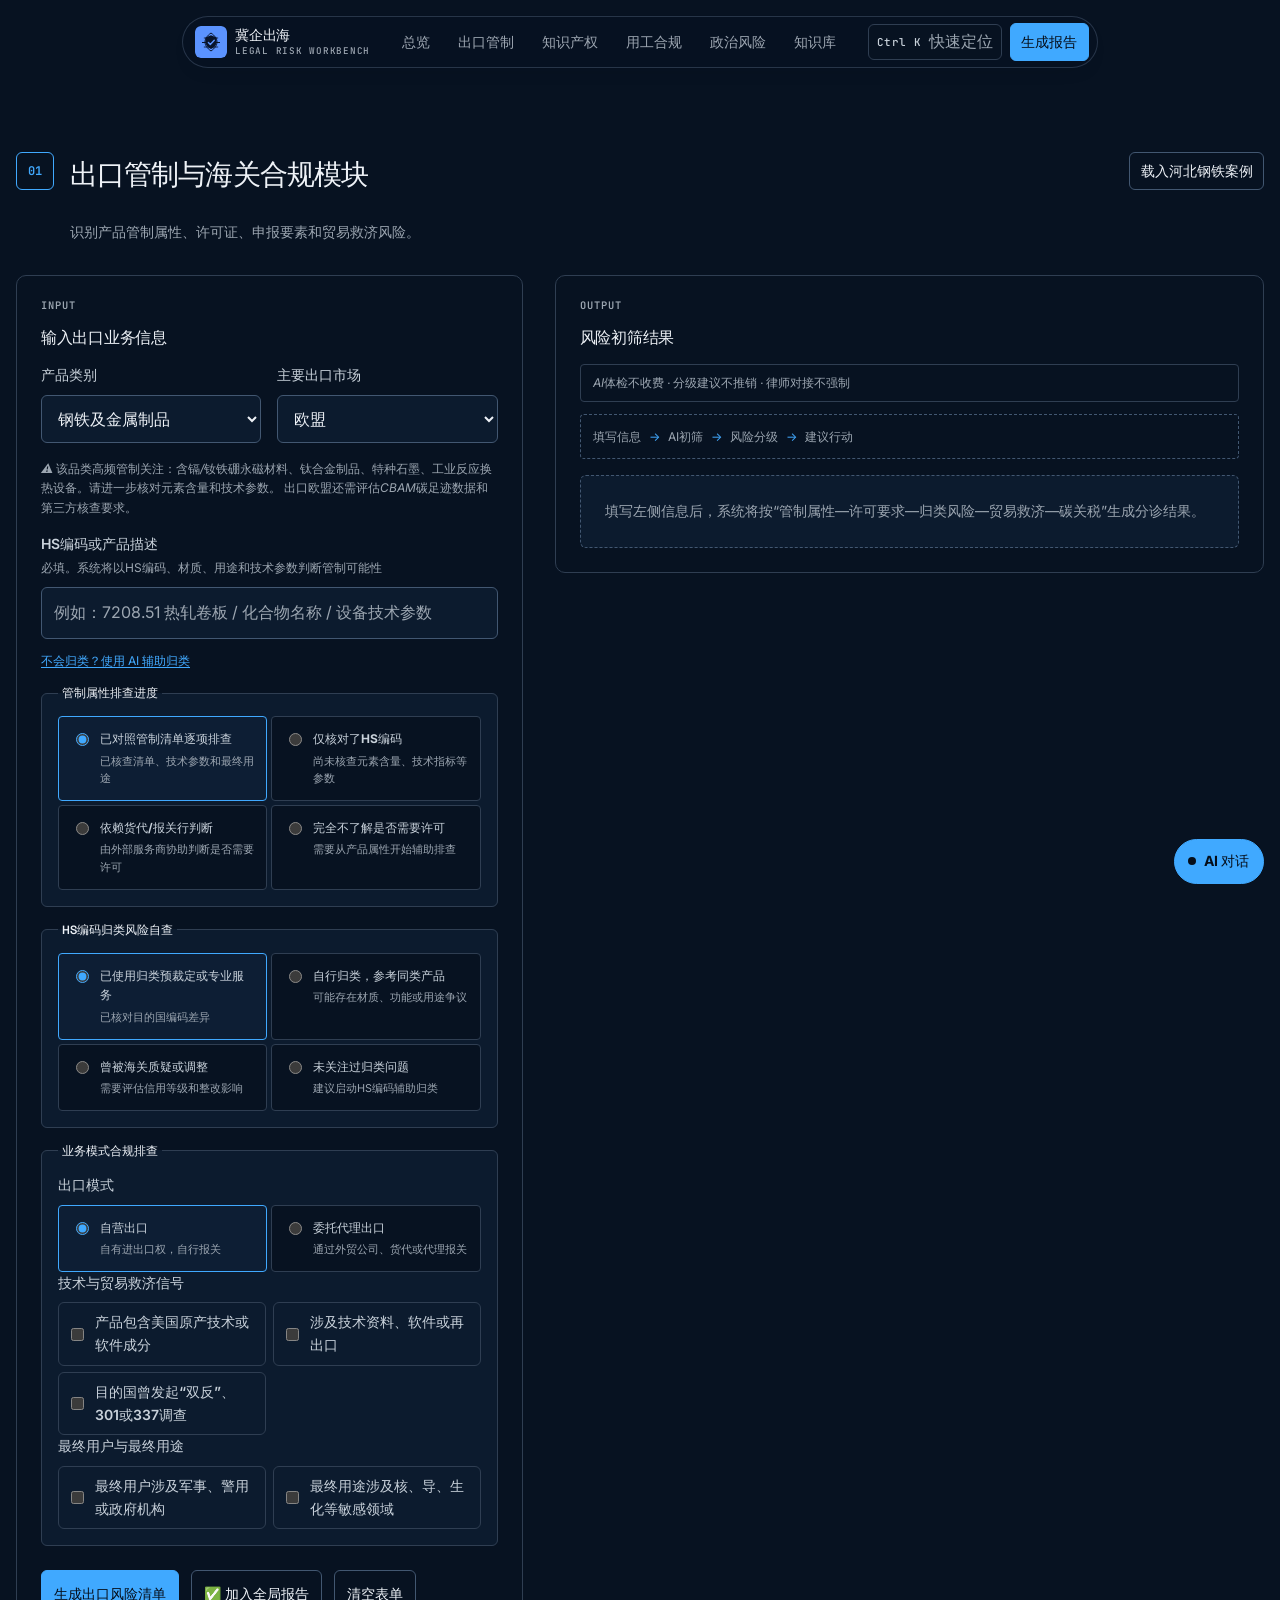
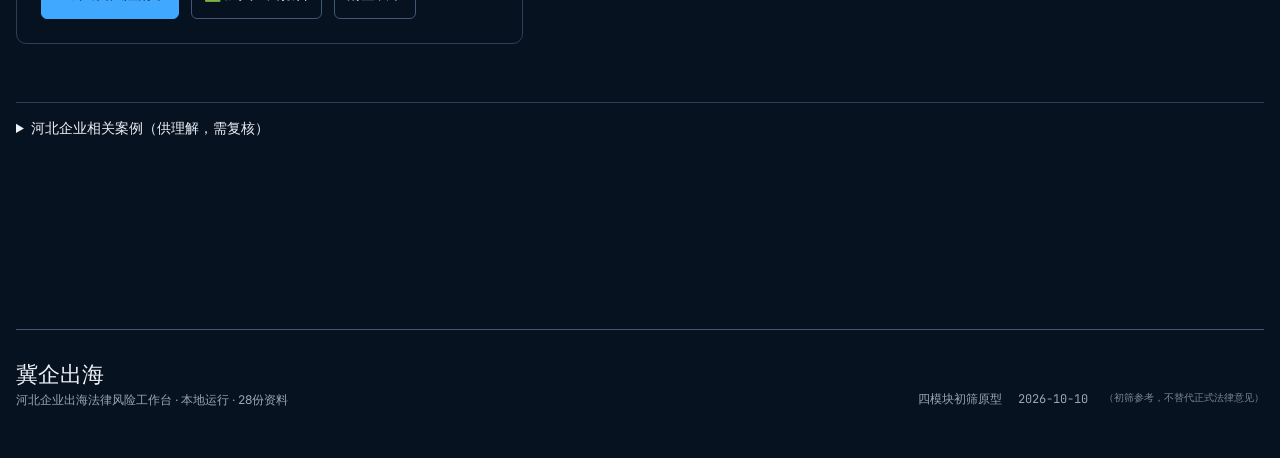
<file: modules/export.html>
﻿<!doctype html>
<html lang="zh-CN">
<head>
<base href="../" />
<meta charset="utf-8" />
<meta name="viewport" content="width=device-width, initial-scale=1" />
<meta name="theme-color" content="#08142b" />
<meta name="description" content="河北企业出海法律风险智能体：出口管制、知识产权、跨境用工、东道国政治与投资风险四模块初筛。" />
<title>冀企出海｜河北企业出海法律风险智能体</title>
<link rel="icon" href="assets/logo.svg" />
<link rel="preconnect" href="https://fonts.googleapis.com" />
<link rel="preconnect" href="https://fonts.gstatic.com" crossorigin />
<link href="https://fonts.googleapis.com/css2?family=Space+Grotesk:wght@400;500;600;700&family=Inter:wght@400;500;600&family=JetBrains+Mono:wght@400;500;600&display=swap" rel="stylesheet" />
<link rel="stylesheet" href="tokens.css" />
<link rel="stylesheet" href="assets/style.css" />
</head>
<body>
<header class="topbar">
  <div class="topbar-inner">
    <a class="brand" href="index.html#overview" aria-label="返回总览">
      <img class="brand-mark" src="assets/logo.svg" alt="" />
      <span class="brand-copy"><strong>冀企出海</strong><small>LEGAL RISK WORKBENCH</small></span>
    </a>
    <nav class="nav" aria-label="主导航">
      <a href="index.html#overview" class="active">总览</a>
      <a href="modules/export.html">出口管制</a>
      <a href="modules/ip.html">知识产权</a>
      <a href="modules/labor.html">用工合规</a>
      <a href="modules/political.html">政治风险</a>
      <a href="index.html#knowledge">知识库</a>
    </nav>
    <div class="top-actions">
      <button class="nav-command" id="openCommand" type="button" aria-label="打开快捷导航"><span class="command-key">Ctrl K</span><span>快速定位</span></button>
      <button class="btn small primary" id="openReport" type="button">生成报告</button>
    </div>
  </div>
</header>

<main class="container">
  <section class="hero" id="overview">
    <div class="hero-grid">
      <div>
        <span class="eyebrow">河北企业出海 · 四类高发法律风险初筛</span>
        <h1><span class="hero-title-main">出海法律风险的</span><span class="hero-title-accent">“分诊台”</span></h1>
        <p class="hero-lead"><em class="hero-disclaimer">（初筛参考，不替代正式法律意见）</em><br>出海合规，看不见的风险最致命。输入业务信息，AI 3分钟完成四大模块风险初筛。低风险自查自纠，高风险精准对接专业律师。</p>
<div class="hero-console" aria-label="智能体运行状态">
          <div class="console-line"><span class="console-prompt">$</span><code>risk.scan --markets EU,US --modules 4</code><span class="console-caret" aria-hidden="true"></span></div>
          <div class="console-meta"><span>LOCAL ENGINE</span><span>28 SOURCES</span><span>NO UPLOAD</span></div>
        </div>
                <div class="hero-actions">
          <a class="btn primary" href="modules/export.html">开始四模块诊断</a>
          <a class="btn" href="index.html#knowledge">进入法规知识库</a>
        </div>

      </div>

      <div class="panel profile-panel">
        <div class="panel-kicker">GLOBAL RISK PROFILE</div>
        <h2>全局风险画像</h2>
        <p class="panel-note">输入 3 组业务信息，AI 智能推算四大模块风险优先级。<em class="panel-disclaimer">（初筛参考，不替代正式法律意见）</em></p>
        <form id="profileForm">
          <div class="form-grid">
            <div class="field full">
              <label for="profileIndustry">企业所属行业</label>
              <select id="profileIndustry"></select>
              <div class="industry-hint" id="industryHint"></div>
            </div>
            <div class="field full">
              <span class="field-label">重点目标市场（可多选，支持搜索）</span>
              <div class="market-picker" id="marketPicker"></div>
              <div class="profile-followup" id="marketFollowup"></div>
            </div>
            <div class="field full">
              <span class="field-label">计划开展的出海业务（可多选）</span>
              <div class="multi-select" id="activityPicker" aria-label="计划开展的出海业务形式"></div>
              <div class="profile-followup" id="activityFollowup"></div>
            </div>
          </div>
          <div class="form-actions form-actions-stacked">
            <button class="btn primary btn-wide" type="submit">一键生成模块优先级</button>
            <button class="case-link" type="button" id="loadRecommendedCase">＋ 体验典型河北出海案例</button>
          </div>
        </form>
        <div class="quick-output" id="quickResult">
          <div class="empty">尚未生成画像。建议至少选择一项目标市场和一类出海业务。</div>
        </div>
      </div>
    </div>
  </section>

  <section class="metrics" aria-label="智能体状态">
    <div class="metric"><small>出口管制与海关</small><b id="metricExport">待评估</b><p id="metricExportNote">钢铁、许可证、两用物项申报</p></div>
    <div class="metric"><small>知识产权海外布局</small><b id="metricIp">待评估</b><p id="metricIpNote">商标、专利、平台投诉</p></div>
    <div class="metric"><small>跨境用工合规</small><b id="metricLabor">待评估</b><p id="metricLaborNote">资格、三件套合同、工时</p></div>
    <div class="metric"><small>东道国政治与投资</small><b id="metricPolitical">待评估</b><p id="metricPoliticalNote">BIT、征收、政治风险保险</p></div>
  </section>

  <nav class="module-nav" aria-label="四大模块快捷入口">
    <a href="modules/export.html" data-num="01"><b>出口管制与海关合规</b><span>产品、HS编码、许可证与申报一致性</span></a>
    <a href="modules/ip.html" data-num="02"><b>知识产权海外布局</b><span>商标抢注、专利侵权与平台风险</span></a>
    <a href="modules/labor.html" data-num="03"><b>跨境用工合规</b><span>对外劳务资格、合同、工时与社保</span></a>
    <a href="modules/political.html" data-num="04"><b>政治与法律主权风险</b><span>BIT、国家安全审查、征收与保险</span></a>
  </nav>
  <div class="module-bulk-actions">
    <button class="btn primary" type="button" id="runAllModules">一键生成综合评估</button>
    <span>依次运行四个模块，并将结果汇总到综合报告</span>
  </div>

  <section class="workspace" aria-label="四模块风险诊断">
    <article class="panel module-card" id="module-export" data-module="export">
      <div class="module-head">
        <div class="module-title-wrap">
          <div class="module-index">01</div>
          <div><h2>出口管制与海关合规模块</h2><p>识别产品管制属性、许可证、申报要素和贸易救济风险。</p></div>
        </div>
        <button class="btn small sample-btn" type="button" data-sample="export">载入河北钢铁案例</button>
      </div>
      <div class="module-layout">
        <div class="form-panel" data-panel="INPUT">
          <h3>输入出口业务信息</h3>
          <form id="exportForm">
            <div class="form-grid">
              <div class="field">
                <label for="exportType">产品类别</label>
                <select id="exportType">
                  <option value="steel">钢铁及金属制品</option>
                  <option value="dual">可能受控的两用物项</option>
                  <option value="chemical">化学品、农药</option>
                  <option value="technology">技术、软件或设备</option>
                  <option value="agri">农产品、食品</option>
                  <option value="general">一般消费品</option>
                </select>
              </div>
              <div class="field">
                <label for="exportMarket">主要出口市场</label>
                <select id="exportMarket">
                  <option value="eu">欧盟</option><option value="us">美国</option><option value="uk">英国</option>
                  <option value="turkey">土耳其</option><option value="sea">东南亚</option><option value="other">其他市场</option>
                </select>
              </div>
              <div class="field full"><div class="control-hint" id="exportCategoryHint"></div></div>
              <div class="field full">
                <label for="exportHs">HS编码或产品描述 <span class="field-help">必填。系统将以HS编码、材质、用途和技术参数判断管制可能性</span></label>
                <input id="exportHs" type="text" required placeholder="例如：7208.51 热轧卷板 / 化合物名称 / 设备技术参数" />
                <button class="inline-link" type="button" id="exportAiClassify">不会归类？使用 AI 辅助归类</button>
              </div>
            </div>

            <fieldset class="form-section">
              <legend>管制属性排查进度</legend>
              <div class="choice-grid">
                <label class="choice-card"><input type="radio" name="exportScreening" value="verified" checked /><span><b>已对照管制清单逐项排查</b><small>已核查清单、技术参数和最终用途</small></span></label>
                <label class="choice-card"><input type="radio" name="exportScreening" value="partial" /><span><b>仅核对了HS编码</b><small>尚未核查元素含量、技术指标等参数</small></span></label>
                <label class="choice-card"><input type="radio" name="exportScreening" value="freight" /><span><b>依赖货代/报关行判断</b><small>由外部服务商协助判断是否需要许可</small></span></label>
                <label class="choice-card"><input type="radio" name="exportScreening" value="unknown" /><span><b>完全不了解是否需要许可</b><small>需要从产品属性开始辅助排查</small></span></label>
              </div>
            </fieldset>

            <fieldset class="form-section">
              <legend>HS编码归类风险自查</legend>
              <div class="choice-grid">
                <label class="choice-card"><input type="radio" name="exportClassification" value="predetermination" checked /><span><b>已使用归类预裁定或专业服务</b><small>已核对目的国编码差异</small></span></label>
                <label class="choice-card"><input type="radio" name="exportClassification" value="self" /><span><b>自行归类，参考同类产品</b><small>可能存在材质、功能或用途争议</small></span></label>
                <label class="choice-card"><input type="radio" name="exportClassification" value="history" /><span><b>曾被海关质疑或调整</b><small>需要评估信用等级和整改影响</small></span></label>
                <label class="choice-card"><input type="radio" name="exportClassification" value="none" /><span><b>未关注过归类问题</b><small>建议启动HS编码辅助归类</small></span></label>
              </div>
            </fieldset>

            <fieldset class="form-section">
              <legend>业务模式合规排查</legend>
              <div class="field full">
                <span class="field-label">出口模式</span>
                <div class="choice-grid">
                  <label class="choice-card"><input type="radio" name="exportMode" value="self" checked /><span><b>自营出口</b><small>自有进出口权，自行报关</small></span></label>
                  <label class="choice-card"><input type="radio" name="exportMode" value="agent" /><span><b>委托代理出口</b><small>通过外贸公司、货代或代理报关</small></span></label>
                </div>
              </div>
              <div class="field full">
                <span class="field-label">技术与贸易救济信号</span>
                <div class="check-row">
                  <label class="check"><input id="exportUSOrigin" type="checkbox" /> 产品包含美国原产技术或软件成分</label>
                  <label class="check"><input id="exportTech" type="checkbox" /> 涉及技术资料、软件或再出口</label>
                  <label class="check"><input id="exportTradeRemedy" type="checkbox" /> 目的国曾发起“双反”、301或337调查</label>
                </div>
              </div>
              <div class="field full">
                <span class="field-label">最终用户与最终用途</span>
                <div class="check-row">
                  <label class="check"><input id="exportMilitary" type="checkbox" /> 最终用户涉及军事、警用或政府机构</label>
                  <label class="check"><input id="exportSensitiveUse" type="checkbox" /> 最终用途涉及核、导、生化等敏感领域</label>
                </div>
              </div>
            </fieldset>
            <div class="module-followup" id="exportFollowup" aria-live="polite"></div>
            <div class="form-actions">
              <button class="btn primary" type="submit">生成出口风险清单</button>
              <button class="btn" type="button" data-add-report="export">✅ 加入全局报告</button>
              <button class="btn" type="reset" data-clear-module>清空表单</button>
            </div>
          </form>

        </div>
        <div class="result-panel" data-panel="OUTPUT" id="exportResult" aria-live="polite">
          <h3>风险初筛结果</h3>
          <div class="service-promise">AI体检不收费 · 分级建议不推销 · 律师对接不强制</div>
          <div class="triage-flow"><span>填写信息</span><i>→</i><span>AI初筛</span><i>→</i><span>风险分级</span><i>→</i><span>建议行动</span></div>
          <div class="empty">填写左侧信息后，系统将按“管制属性—许可要求—归类风险—贸易救济—碳关税”生成分诊结果。</div>
        </div>
      </div>
    ﻿      <details class="case-fold">
        <summary>河北企业相关案例（供理解，需复核）</summary>
        <div class="case-fold-grid">
          <article><b>华腾大塘（廊坊）国际贸易有限公司</b><p>出口搪玻璃反应罐归类错误案，罚款4.6万元。</p></article>
          <article><b>洋山海关化纤装饰品案</b><p>申报品名为化纤装饰品，经鉴定与军需装备特征相符，被纳入军品出口管理范围，罚款2.9万元。</p></article>
          <article><b>青岛瑞米诺贸易数控铣床案</b><p>未核实技术参数，涉及出口管制判断偏差，罚款3.73万元。</p></article>
        </div>
      </details>
</article>

    <article class="panel module-card" id="module-ip" data-module="ip">
      <div class="module-head">
        <div class="module-title-wrap">
          <div class="module-index">02</div>
          <div><h2>知识产权海外布局模块</h2><p>检查商标、专利、平台投诉和产品自由实施风险。</p></div>
        </div>
        <button class="btn small sample-btn" type="button" data-sample="ip">载入河北车企案例</button>
      </div>
      <div class="module-layout">
        <div class="form-panel" data-panel="INPUT">
          <h3>输入目标市场与权利状态</h3>
          <form id="ipForm">
            <div class="form-grid">
              <div class="field full">
                <label for="ipMarket">首要目标市场</label>
                <select id="ipMarket">
                  <option value="turkey">土耳其</option><option value="us">美国</option><option value="eu">欧盟</option>
                  <option value="uk">英国</option><option value="sea">东南亚</option><option value="other">其他市场</option>
                </select>
                <div class="control-hint" id="ipMarketHint"></div>
              </div>
            </div>

            <fieldset class="form-section">
              <legend>第一步 · 品牌保护状态</legend>
              <div class="choice-grid">
                <label class="choice-card"><input type="radio" name="ipBrandStage" value="registered" checked /><span><b>核心市场已注册，且有监测机制</b><small>布局相对完善，仍需持续监测公告</small></span></label>
                <label class="choice-card"><input type="radio" name="ipBrandStage" value="partial" /><span><b>已注册部分国家，但未全面覆盖</b><small>未注册市场可能存在抢注风险</small></span></label>
                <label class="choice-card"><input type="radio" name="ipBrandStage" value="oem" /><span><b>使用客户商标/为海外品牌代工</b><small>需关注授权范围、知识产权归属和担保责任</small></span></label>
                <label class="choice-card"><input type="radio" name="ipBrandStage" value="dispute" /><span><b>商标已被抢注或收到侵权指控</b><small>需要立即进入异议、无效或应诉流程</small></span></label>
              </div>
            </fieldset>

            <fieldset class="form-section">
              <legend>第二步 · 产品技术风险与FTO状态</legend>
              <div class="choice-grid">
                <label class="choice-card"><input type="radio" name="ipFtoStatus" value="ready" checked /><span><b>已完成FTO检索，且核心专利已申请</b><small>仍需关注年费和竞争对手专利动态</small></span></label>
                <label class="choice-card"><input type="radio" name="ipFtoStatus" value="patentOnly" /><span><b>已申请专利，但未做FTO检索</b><small>专利申请不等于不侵犯他人在先专利</small></span></label>
                <label class="choice-card"><input type="radio" name="ipFtoStatus" value="none" /><span><b>未做专利布局，参考同类产品设计</b><small>可能面临TRO、账户冻结和临时禁令</small></span></label>
                <label class="choice-card"><input type="radio" name="ipFtoStatus" value="warning" /><span><b>已收到专利警告函或平台投诉</b><small>需要立即固定证据并评估抗辩路径</small></span></label>
              </div>
            </fieldset>

            <fieldset class="form-section">
              <legend>第三步 · 争议与合规状态</legend>
              <div class="field full">
                <span class="field-label">平台与争议状态</span>
                <div class="check-row">
                  <label class="check"><input id="ipEcommerce" type="checkbox" /> 计划或正在亚马逊/TikTok Shop/Temu等平台销售</label>
                  <label class="check"><input id="ipComplaint" type="checkbox" /> 已收到平台侵权投诉、链接下架或律师函</label>
                  <label class="check"><input id="ipOemIndemnity" type="checkbox" /> 客户要求我方承担知识产权担保责任</label>
                  <label class="check"><input id="ipGeneric" type="checkbox" /> 品牌名称或设计辨识度较低</label>
                </div>
              </div>
              <div class="field full">
                <span class="field-label">海关备案与贸易救济</span>
                <div class="check-row">
                  <label class="check"><input id="ipCustomsFiled" type="checkbox" /> 已完成知识产权海关备案</label>
                  <label class="check"><input id="ipUsPatentHeavy" type="checkbox" /> 产品出口美国，且涉及专利密集型技术</label>
                  <label class="check"><input id="ipTradeCase" type="checkbox" /> 目的国曾发生337调查或知识产权诉讼</label>
                </div>
              </div>
            </fieldset>

            <div class="module-followup" id="ipFollowup" aria-live="polite"></div>
            <div class="form-actions">
              <button class="btn primary" type="submit">生成知识产权布局建议</button>
              <button class="btn" type="button" data-add-report="ip">✅ 加入全局报告</button>
              <button class="btn" type="reset" data-clear-module>清空表单</button>
            </div>
          </form>

        </div>
        <div class="result-panel" data-panel="OUTPUT" id="ipResult" aria-live="polite">
          <h3>风险初筛结果</h3>
          <div class="service-promise">AI体检不收费 · 分级建议不推销 · 律师对接不强制</div>
          <div class="triage-flow"><span>品牌保护</span><i>→</i><span>技术FTO</span><i>→</i><span>争议合规</span><i>→</i><span>行动建议</span></div>
          <div class="empty">填写三步信息后，系统将输出商标抢注、专利侵权、平台合规、海关备案和争议应对建议。</div>
        </div>
      </div>
    ﻿      <details class="case-fold">
        <summary>河北企业相关案例（供理解，需复核）</summary>
        <div class="case-fold-grid">
          <article><b>河北车企土耳其商标抢注案</b><p>长城汽车、中兴汽车等多家车企商标在土耳其疑似被恶意抢注，凸显海外商标监测和异议机制的重要性。</p></article>
          <article><b>南宫毛毡企业海外商标侵权案</b><p>多家河北毛毡企业卷入海外商标侵权纠纷，地方市场监管部门指导应对，成功守住欧盟、北美核心市场。</p></article>
          <article><b>唐山智能机器人企业专利突破案</b><p>企业面临境外竞争对手技术壁垒，通过目标市场专利数据梳理和技术架构解析推进赴美市场布局。</p></article>
          <article><b>石家庄悦熙商贸海关处罚案</b><p>出口货物涉及知识产权侵权，被海关行政处罚，提示海关备案和货物流转审查的重要性。</p></article>
        </div>
      </details>
</article>
    <article class="panel module-card" id="module-labor" data-module="labor">
      <div class="module-head">
        <div class="module-title-wrap">
          <div class="module-index">03</div>
          <div><h2>跨境用工合规模块</h2><p>检查对外劳务资格、三件套合同、工时、社保与属地劳动法风险。</p></div>
        </div>
        <button class="btn small sample-btn" type="button" data-sample="labor">载入劳务合作案例</button>
      </div>
      <div class="module-layout">
        <div class="form-panel" data-panel="INPUT">
          <h3>输入用工模式与人员信息</h3>
          <form id="laborForm">
            <div class="form-grid">
              <div class="field">
                <label for="laborMarket">主要用工国家或地区</label>
                <select id="laborMarket">
                  <option value="eu">欧盟国家</option><option value="us">美国</option><option value="uk">英国</option>
                  <option value="saudi">沙特阿拉伯</option><option value="mexico">墨西哥</option><option value="brazil">巴西</option>
                  <option value="sea">东南亚</option><option value="other">其他地区</option>
                </select>
              </div>
              <div class="field">
                <label for="laborWorkers">预计用工人数</label>
                <input id="laborWorkers" type="number" min="1" value="10" />
              </div>
              <div class="field full"><div class="control-hint" id="laborMarketHint"></div></div>
            </div>

            <fieldset class="form-section">
              <legend>第一步 · 用工模式与合规路径</legend>
              <div class="choice-grid">
                <label class="choice-card"><input type="radio" name="laborMode" value="local" checked /><span><b>目标国本地雇佣（已设立当地实体）</b><small>由当地子公司或分公司直接签订劳动合同</small></span></label>
                <label class="choice-card"><input type="radio" name="laborMode" value="dispatch" /><span><b>中国对外劳务合作或外派</b><small>未设当地实体，通过国内主体派遣员工</small></span></label>
                <label class="choice-card"><input type="radio" name="laborMode" value="mixed" /><span><b>本地雇佣与外派混合</b><small>部分岗位本地招聘，核心岗位国内派遣</small></span></label>
                <label class="choice-card"><input type="radio" name="laborMode" value="outsourcing" /><span><b>通过外包商/劳务派遣用工</b><small>用工事务交由第三方服务商处理</small></span></label>
              </div>
            </fieldset>

            <fieldset class="form-section">
              <legend>第二步 · 资质与合同状态</legend>
              <div class="field full">
                <span class="field-label">资质与备案状态</span>
                <div class="choice-grid">
                  <label class="choice-card"><input type="radio" name="laborQualification" value="qualified" checked /><span><b>已取得资格并完成全部外派备案</b><small>包括风险处置备用金和使领馆报告</small></span></label>
                  <label class="choice-card"><input type="radio" name="laborQualification" value="partial" /><span><b>有资格，但部分外派备案未完成</b><small>存在补办备案和行政处罚风险</small></span></label>
                  <label class="choice-card"><input type="radio" name="laborQualification" value="none" /><span><b>未取得资格，借用资质或委托第三方</b><small>可能触发吊销资质、罚款甚至刑责</small></span></label>
                  <label class="choice-card"><input type="radio" name="laborQualification" value="na" /><span><b>不涉及对外劳务合作</b><small>仅目标国本地雇佣</small></span></label>
                </div>
              </div>
              <div class="field full">
                <span class="field-label">合同签署与证据保全状态</span>
                <div class="choice-grid">
                  <label class="choice-card"><input type="radio" name="laborContracts" value="full" checked /><span><b>全套合同已签署并完成公证认证</b><small>对外劳务合作合同、服务合同、劳动合同齐全</small></span></label>
                  <label class="choice-card"><input type="radio" name="laborContracts" value="partial" /><span><b>已签部分合同，但有关键缺口</b><small>缺少外派协议或当地劳动合同</small></span></label>
                  <label class="choice-card"><input type="radio" name="laborContracts" value="none" /><span><b>未签订书面合同或仅口头约定</b><small>发生争议时举证和救济困难</small></span></label>
                  <label class="choice-card"><input type="radio" name="laborContracts" value="domesticTemplate" /><span><b>直接套用国内劳动合同模板</b><small>可能不符合东道国强制性规定</small></span></label>
                </div>
              </div>
            </fieldset>

            <fieldset class="form-section">
              <legend>第三步 · 劳动基准与工会合规</legend>
              <div class="field full">
                <span class="field-label">工时与加班制度</span>
                <div class="choice-grid">
                  <label class="choice-card"><input type="radio" name="laborHours" value="local" checked /><span><b>已按目标国标准制定工时与加班制度</b><small>已建立考勤、审批和工会告知机制</small></span></label>
                  <label class="choice-card"><input type="radio" name="laborHours" value="domestic" /><span><b>沿用国内工时制度，尚未属地化</b><small>存在工时、休假和加班限制冲突</small></span></label>
                  <label class="choice-card"><input type="radio" name="laborHours" value="overtime" /><span><b>存在超时加班但已记录</b><small>尚未补发加班工资或调休</small></span></label>
                  <label class="choice-card"><input type="radio" name="laborHours" value="noRecord" /><span><b>存在无记录加班或未支付加班费</b><small>可能触发劳动监察和强迫劳动审查</small></span></label>
                </div>
              </div>
              <div class="field full">
                <span class="field-label">薪酬与社保合规状态</span>
                <div class="choice-grid">
                  <label class="choice-card"><input type="radio" name="laborSocial" value="full" checked /><span><b>全部依法缴纳并留档</b><small>工资、个税、社保和福利记录完整</small></span></label>
                  <label class="choice-card"><input type="radio" name="laborSocial" value="partial" /><span><b>部分缴纳或存在差额</b><small>可能被要求补缴并产生罚款</small></span></label>
                  <label class="choice-card"><input type="radio" name="laborSocial" value="none" /><span><b>未缴纳或未建立当地记录</b><small>双法域社保适用边界不清</small></span></label>
                  <label class="choice-card"><input type="radio" name="laborSocial" value="unknown" /><span><b>尚未确认社保缴纳状态</b><small>需要先完成社保合规快速排查</small></span></label>
                </div>
              </div>
              <div class="field full">
                <span class="field-label">工会与集体协商合规状态</span>
                <div class="choice-grid">
                  <label class="choice-card"><input type="radio" name="laborUnion" value="handled" checked /><span><b>已识别工会要求并建立沟通机制</b><small>已就工时、加班和薪酬进行协商</small></span></label>
                  <label class="choice-card"><input type="radio" name="laborUnion" value="aware" /><span><b>了解基本要求，但未正式沟通</b><small>可能出现集体争议升级</small></span></label>
                  <label class="choice-card"><input type="radio" name="laborUnion" value="unknown" /><span><b>完全不清楚目标国工会要求</b><small>需要开展工会制度和集体协商排查</small></span></label>
                  <label class="choice-card"><input type="radio" name="laborUnion" value="dispute" /><span><b>已发生工会投诉或集体协商争议</b><small>需要立即进入应急处置和律师介入</small></span></label>
                </div>
              </div>
            </fieldset>

            <div class="module-followup" id="laborFollowup" aria-live="polite"></div>
            <div class="form-actions">
              <button class="btn primary" type="submit">生成跨境用工合规清单</button>
              <button class="btn" type="button" data-add-report="labor">✅ 加入全局报告</button>
              <button class="btn" type="reset" data-clear-module>清空表单</button>
            </div>
          </form>

        </div>
        <div class="result-panel" data-panel="OUTPUT" id="laborResult" aria-live="polite">
          <h3>风险初筛结果</h3>
          <div class="service-promise">AI体检不收费 · 分级建议不推销 · 律师对接不强制</div>
          <div class="triage-flow"><span>用工模式</span><i>→</i><span>资质合同</span><i>→</i><span>劳动基准</span><i>→</i><span>行动建议</span></div>
          <div class="empty">填写三步信息后，系统将输出双法域、资质备案、合同证据、工时社保和工会协商风险。</div>
        </div>
      </div>
    ﻿      <details class="case-fold">
        <summary>河北企业相关案例（供理解，需复核）</summary>
        <div class="case-fold-grid">
          <article><b>河北中信境外就业服务有限公司违规案</b><p>允许其他单位以本企业名义组织劳务、未安排培训、未签书面合同、未向使领馆报告，被吊销对外劳务合作资格并罚款。</p></article>
          <article><b>保定徐水跨境劳务纠纷线上调解案</b><p>7名劳务人员因劳务报酬纠纷诉至法院，法院通过线上调解和分层沟通化解争议。</p></article>
          <article><b>河北谦谦对外劳务合作有限公司诈骗案</b><p>涉嫌以“赴澳打工”等名义实施诈骗并引发委托合同纠纷，后被列入经营异常名录。</p></article>
          <article><b>河北金源出入境服务有限公司劳务纠纷案</b><p>涉及劳务服务合同纠纷，提示合同、收费和境外安置责任需清晰约定。</p></article>
        </div>
      </details>
</article>

    <article class="panel module-card" id="module-political" data-module="political">
      <div class="module-head">
        <div class="module-title-wrap">
          <div class="module-index">04</div>
          <div><h2>东道国政治与法律主权风险模块</h2><p>识别国家安全审查、征收、控制权丧失及BIT救济风险。</p></div>
        </div>
        <button class="btn small sample-btn" type="button" data-sample="political">载入敬业英国钢铁案例</button>
      </div>
      <div class="module-layout">
        <div class="form-panel" data-panel="INPUT">
          <h3>输入海外投资信息</h3>
          <form id="politicalForm">
            <div class="form-grid">
              <div class="field">
                <label for="politicalMarket">投资目标国家或地区</label>
                <select id="politicalMarket">
                  <option value="uk">英国</option><option value="eu">欧盟国家</option><option value="us">美国</option>
                  <option value="turkey">土耳其</option><option value="latam">拉美国家</option><option value="sea">东南亚</option><option value="other">其他地区</option>
                </select>
              </div>
              <div class="field">
                <label for="investmentScale">累计投资规模（参考）</label>
                <select id="investmentScale">
                  <option value="small">500万美元以下</option><option value="medium">500万至5000万美元</option>
                  <option value="large">5000万至5亿美元</option><option value="xlarge">5亿美元以上</option>
                </select>
              </div>
              <div class="field full"><div class="control-hint" id="politicalMarketHint"></div></div>
              <div class="field full">
                <span class="field-label">控制权结构</span>
                <div class="choice-grid">
                  <label class="choice-card"><input type="radio" name="investmentControl" value="control" checked /><span><b>取得控制权</b><small>取得多数股权、董事会控制或实际经营控制</small></span></label>
                  <label class="choice-card"><input type="radio" name="investmentControl" value="influence" /><span><b>少数股权但有实质影响</b><small>持股低于25%，但拥有否决权、董事席位或技术访问权</small></span></label>
                  <label class="choice-card"><input type="radio" name="investmentControl" value="passive" /><span><b>纯财务投资</b><small>不参与经营，不取得控制权或特殊权利</small></span></label>
                </div>
              </div>
            </div>

            <fieldset class="form-section">
              <legend>第一步 · 投资与资产类型</legend>
              <div class="choice-grid">
                <label class="choice-card"><input type="radio" name="assetType" value="sales" checked /><span><b>销售/代表处（纯贸易）</b><small>不涉及实体资产，主要关注汇兑和合规</small></span></label>
                <label class="choice-card"><input type="radio" name="assetType" value="factory" /><span><b>生产制造基地</b><small>含钢厂、工厂、仓储或供应链基地</small></span></label>
                <label class="choice-card"><input type="radio" name="assetType" value="resource" /><span><b>能源/矿产/关键基础设施</b><small>资源民族主义、特许权和国有持股风险较高</small></span></label>
                <label class="choice-card"><input type="radio" name="assetType" value="tech" /><span><b>高科技/数据/敏感技术</b><small>可能触发国家安全和数据审查</small></span></label>
                <label class="choice-card"><input type="radio" name="assetType" value="ma" /><span><b>并购现有企业</b><small>可能同时触发反垄断、国家安全和劳工承接审查</small></span></label>
              </div>
            </fieldset>

            <fieldset class="form-section">
              <legend>第二步 · 审查、BIT与保险</legend>
              <div class="field full">
                <span class="field-label">国家安全审查触发判定</span>
                <div class="choice-grid">
                  <label class="choice-card"><input type="radio" name="securityReview" value="cleared" checked /><span><b>已确认无需申报</b><small>已对照目标国强制申报清单并留存记录</small></span></label>
                  <label class="choice-card"><input type="radio" name="securityReview" value="preparing" /><span><b>需要申报，正在准备材料</b><small>需准备投资方案、控制权结构和最终受益人信息</small></span></label>
                  <label class="choice-card"><input type="radio" name="securityReview" value="uncertain" /><span><b>不确定是否需要申报</b><small>建议启动审查触发条件自测</small></span></label>
                  <label class="choice-card"><input type="radio" name="securityReview" value="completed" /><span><b>已完成交易但未申报</b><small>存在追溯申报、罚款和交易无效风险</small></span></label>
                </div>
              </div>
              <div class="field full">
                <span class="field-label">BIT与ICSID路径</span>
                <div class="choice-grid">
                  <label class="choice-card"><input type="radio" name="bitStatus" value="covered" checked /><span><b>已确认BIT覆盖并包含ICSID仲裁条款</b><small>需核查征收补偿、公平公正待遇和岔路口条款</small></span></label>
                  <label class="choice-card"><input type="radio" name="bitStatus" value="limited" /><span><b>有BIT但仲裁条款覆盖有限</b><small>部分早期BIT仅覆盖征收补偿额争议</small></span></label>
                  <label class="choice-card"><input type="radio" name="bitStatus" value="none" /><span><b>非ICSID成员或无仲裁条款</b><small>需评估国内法院、PCA或ICC路径</small></span></label>
                  <label class="choice-card"><input type="radio" name="bitStatus" value="unknown" /><span><b>尚未核查BIT状态</b><small>建议启动目标国BIT自动检索</small></span></label>
                </div>
              </div>
              <div class="field full">
                <span class="field-label">政治风险保险</span>
                <div class="choice-grid">
                  <label class="choice-card"><input type="radio" name="insurance" value="sinosure" checked /><span><b>已投保中国信保海外投资保险</b><small>需核查征收、汇兑、战争和政府违约覆盖范围</small></span></label>
                  <label class="choice-card"><input type="radio" name="insurance" value="miga" /><span><b>已投保MIGA或多边机构担保</b><small>需核查承保条件和主权信用要求</small></span></label>
                  <label class="choice-card"><input type="radio" name="insurance" value="intended" /><span><b>有意向但尚未落实</b><small>建议评估中国信保或MIGA申请条件</small></span></label>
                  <label class="choice-card"><input type="radio" name="insurance" value="none" /><span><b>未安排任何政治风险保险</b><small>征收、汇兑限制和战争损失可能无法对冲</small></span></label>
                </div>
              </div>
            </fieldset>

            <fieldset class="form-section">
              <legend>第三步 · 重大风险信号</legend>
              <div class="check-row">
                <label class="check"><input id="politicalCriticalIndustry" type="checkbox" /> 目标国将该行业列为关键产业或战略产业</label>
                <label class="check"><input id="politicalGovDependency" type="checkbox" /> 高度依赖政府补贴、电价优惠或税收减免</label>
                <label class="check"><input id="politicalGovJV" type="checkbox" /> 与东道国政府或国有企业存在合资安排</label>
                <label class="check"><input id="politicalNoStability" type="checkbox" /> 投资协议未约定稳定条款或征收补偿条款</label>
                <label class="check"><input id="politicalNoExit" type="checkbox" /> 未设置退出、转让或争议解决机制</label>
                <label class="check"><input id="politicalNoInsurance" type="checkbox" /> 未购买政治风险保险</label>
              </div>
            </fieldset>

            <div class="module-followup" id="politicalFollowup" aria-live="polite"></div>
            <div class="form-actions">
              <button class="btn primary" type="submit">生成政治与投资风险画像</button>
              <button class="btn" type="button" data-add-report="political">✅ 加入全局报告</button>
              <button class="btn" type="reset" data-clear-module>清空表单</button>
            </div>
          </form>

        </div>
        <div class="result-panel" data-panel="OUTPUT" id="politicalResult" aria-live="polite">
          <h3>风险初筛结果</h3>
          <div class="service-promise">AI体检不收费 · 分级建议不推销 · 律师对接不强制</div>
          <div class="triage-flow"><span>投资结构</span><i>→</i><span>审查BIT</span><i>→</i><span>保险信号</span><i>→</i><span>行动建议</span></div>
          <div class="empty">填写三步信息后，系统将输出征收、国家安全审查、BIT救济、保险覆盖和控制权风险。</div>
        </div>
      </div>
    ﻿      <details class="case-fold">
        <summary>河北企业相关案例（供理解，需复核）</summary>
        <div class="case-fold-grid">
          <article><b>敬业集团英国钢铁公司被国有化案</b><p>2020年以7000万英镑收购，后续投入超12亿英镑；英国政府通过特别法案接管并推动国有化。敬业集团依据中英BIT启动磋商并要求赔偿。核心教训：普通制造业资产若被认定为关键产业，也可能触发国有化。</p></article>
        </div>
      </details>
</article>
  </section>
    <section class="feature-explore" id="new-feature">
    <div class="feature-copy">
      <span class="feature-kicker">专项场景探索</span>
      <h2>跨境电商 · 石家庄产业带专项检测</h2>
      <p class="feature-lead">针对石家庄产业带，提供商品准入、AIGC素材、资质链路专项检测。该工具是四大风险模块在跨境电商场景下的具象化入口。</p>
    </div>
    <div class="feature-actions">
      <a class="btn" href="features/shijiazhuang-cross-border-ecommerce.html">进入新功能探索</a>
    </div>
  </section>

<section class="section" id="knowledge">
    <div class="section-head">
      <div><h2>系统知识库</h2><p>来源包括 7 份中国法律法规、20 份国际条约与外国法律，以及 1 份海关行政处罚决定书。</p></div>
      <div class="section-actions"><span class="eyebrow">原文可检索、可预览、可下载</span></div>
    </div>
    <div class="knowledge-toolbar">
      <div class="search-box"><input id="kbSearch" type="search" placeholder="搜索法规、条约、国家、风险关键词…" aria-label="搜索知识库" /></div>
      <div class="filter-buttons" id="kbModuleFilters">
        <button class="filter-btn active" type="button" data-filter="all">全部模块</button>
        <button class="filter-btn" type="button" data-filter="export">出口管制</button>
        <button class="filter-btn" type="button" data-filter="ip">知识产权</button>
        <button class="filter-btn" type="button" data-filter="labor">跨境用工</button>
        <button class="filter-btn" type="button" data-filter="political">政治与投资</button>
      </div>
      <select id="kbTypeFilter" aria-label="文件格式筛选"><option value="all">全部格式</option><option value="PDF">PDF</option><option value="DOCX">DOCX</option></select>
    </div>
    <div class="kb-summary"><span>共收录 <strong id="kbCount">28</strong> 份资料</span><span>·</span><span>当前显示 <strong id="kbVisibleCount">28</strong> 份</span><span>·</span><span>知识库仅作规则依据与原文检索，不构成法律意见。</span></div>
    <div class="knowledge-list" id="knowledgeList"></div>
  </section>

  <footer class="footer">
    <div>
      <p class="footer-wordmark">冀企出海</p>
      <p class="footer-tagline">河北企业出海法律风险工作台 · 本地运行 · 28份资料</p>
    </div>
    <div class="footer-meta">
      <span>四模块初筛原型</span>
      <span>2026-10-10</span>
      <em class="legal-disclaimer">（初筛参考，不替代正式法律意见）</em>
    </div>
  </footer>
</main>

<button class="ai-chat-toggle" id="aiChatToggle" type="button" aria-expanded="false" aria-controls="aiChatPanel"><span class="ai-chat-dot" aria-hidden="true"></span>AI 对话</button>
<aside class="ai-chat-panel" id="aiChatPanel" aria-hidden="true" aria-label="AI法律风险助手">
  <div class="ai-chat-head"><div><span>AI 助手</span><strong>出海法律风险问答</strong><small class="ai-chat-status" id="aiChatStatus">本地规则助手</small></div><div class="ai-chat-head-actions"><button class="ai-chat-settings-btn" id="aiChatSettingsToggle" type="button" aria-label="DeepSeek设置">⚙</button><button class="ai-chat-close" id="aiChatClose" type="button" aria-label="关闭对话">×</button></div></div>
  <div class="ai-chat-settings" id="aiChatSettings" hidden><label>DeepSeek API Key<input id="deepseekApiKey" type="password" placeholder="sk-..." autocomplete="off" /></label><label>模型<select id="deepseekModel"><option value="deepseek-chat">deepseek-chat</option><option value="deepseek-reasoner">deepseek-reasoner</option></select></label><button class="btn small primary" id="saveDeepseekSettings" type="button">保存设置</button><small>密钥仅保存在当前标签页 sessionStorage。正式部署建议使用后端代理。</small></div>
  <div class="ai-chat-messages" id="aiChatMessages" aria-live="polite"><div class="ai-msg assistant">你好，我可以结合当前风险结果和法规库，帮你判断下一步该查什么、是否该找律师。</div></div>
  <div class="ai-chat-suggestions"><button type="button" data-ai-prompt="我的风险优先级是什么？">我的风险</button><button type="button" data-ai-prompt="怎么判断产品是否属于两用物项？">两用物项</button><button type="button" data-ai-prompt="知识产权应该怎么布局？">知识产权</button><button type="button" data-ai-prompt="跨境电商专项探索在哪里？">跨境电商</button></div>
  <form class="ai-chat-form" id="aiChatForm"><input id="aiChatInput" type="text" placeholder="描述产品或出海场景…" autocomplete="off" /><button class="btn primary" type="submit">发送</button></form>
</aside>
<div class="command-palette" id="commandPalette" aria-hidden="true" role="dialog" aria-modal="true" aria-label="快捷导航">
  <div class="command-panel">
    <div class="command-input-row"><span class="console-prompt">›</span><input id="commandSearch" type="search" placeholder="输入模块名、知识库或操作…" autocomplete="off" /></div>
    <div class="command-list" id="commandList"></div>
    <div class="command-foot"><span>上下键选择</span><span>Enter 执行</span><span>Esc 关闭</span></div>
  </div>
</div>

<div class="modal" id="modal" aria-hidden="true" role="dialog" aria-modal="true">
  <div class="modal-box">
    <div class="modal-head">
      <div><h2 id="modalTitle">资料预览</h2><p id="modalSubtitle"></p></div>
      <div class="modal-actions" id="modalActions"><button class="btn small" type="button" data-close-modal>关闭</button></div>
    </div>
    <div class="modal-body" id="modalBody"></div>
  </div>
</div>
<div class="toast" id="toast" role="status" aria-live="polite"></div>

<script src="data/knowledge.js"></script>
<script src="assets/deepseek-config.js"></script>
<script>window.__INITIAL_MODULE__="export";</script>
<script src="assets/app.js"></script>
</body>
</html>
</file>
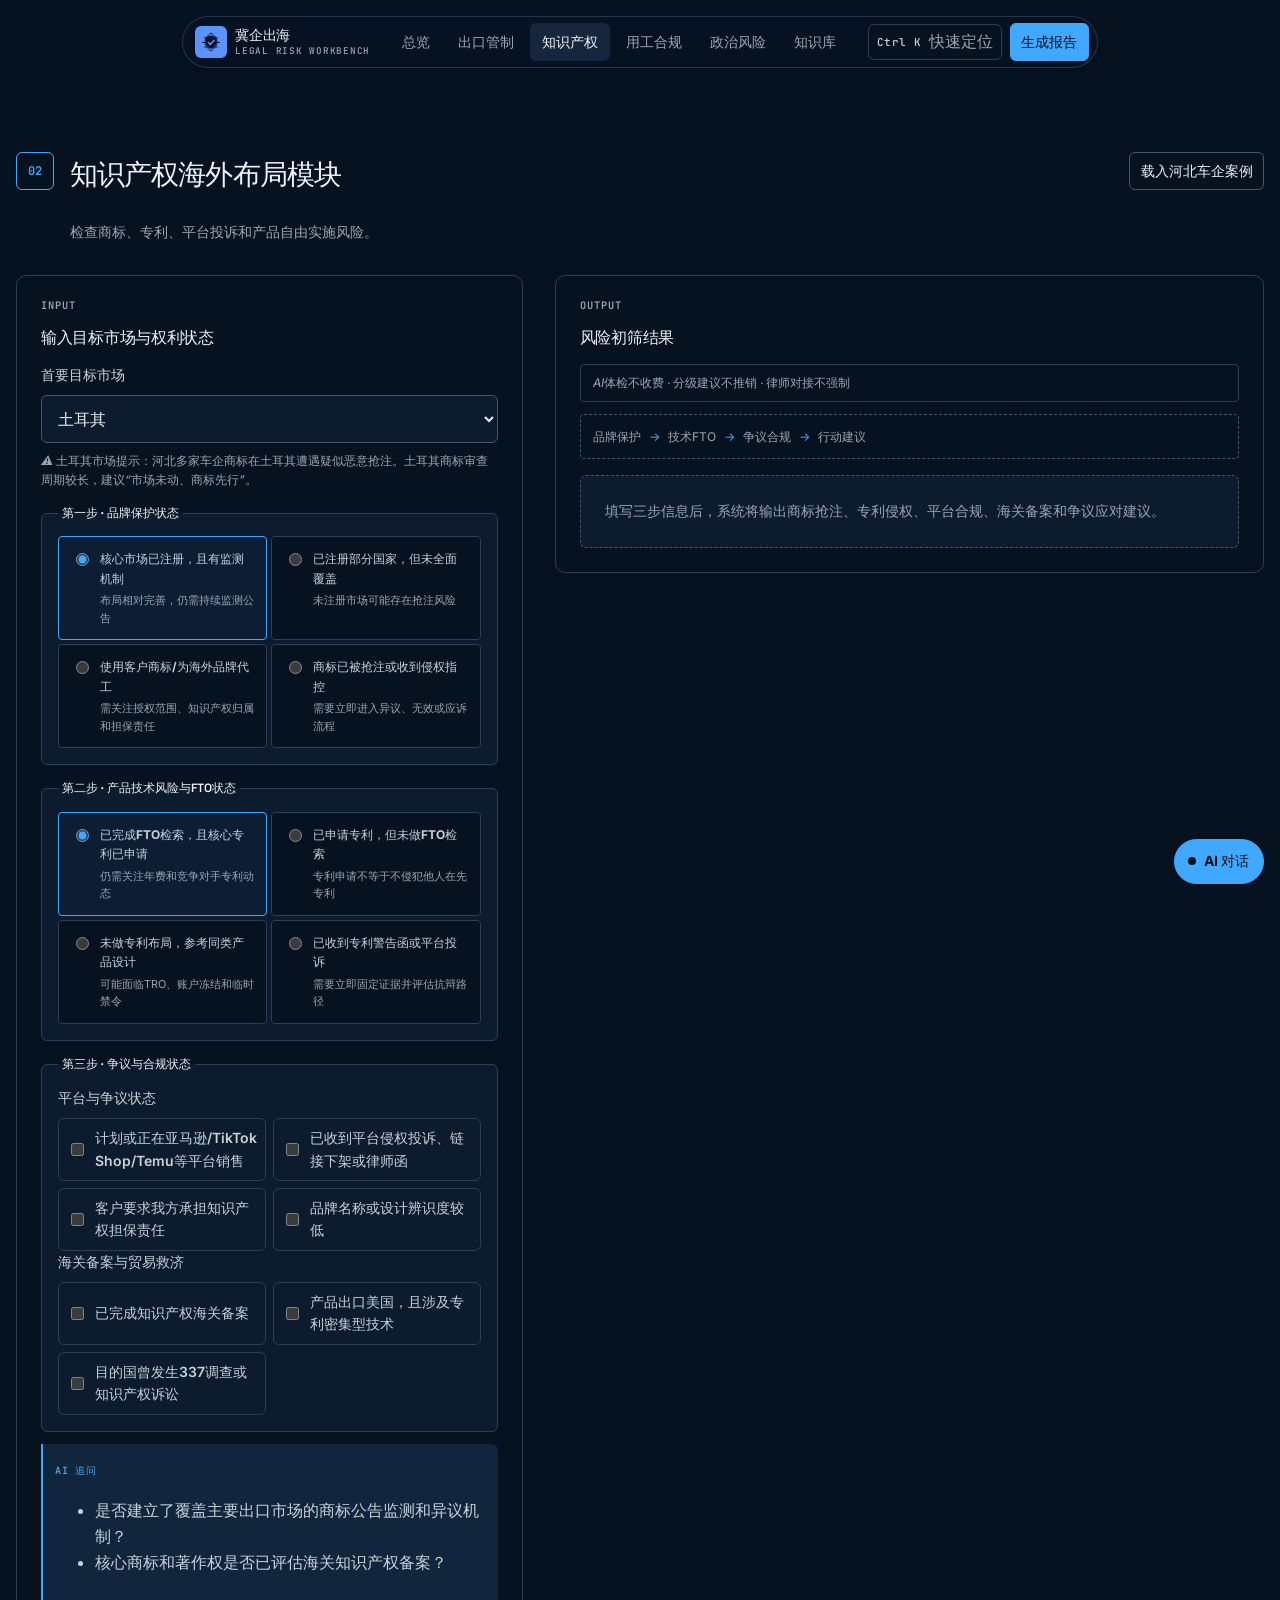
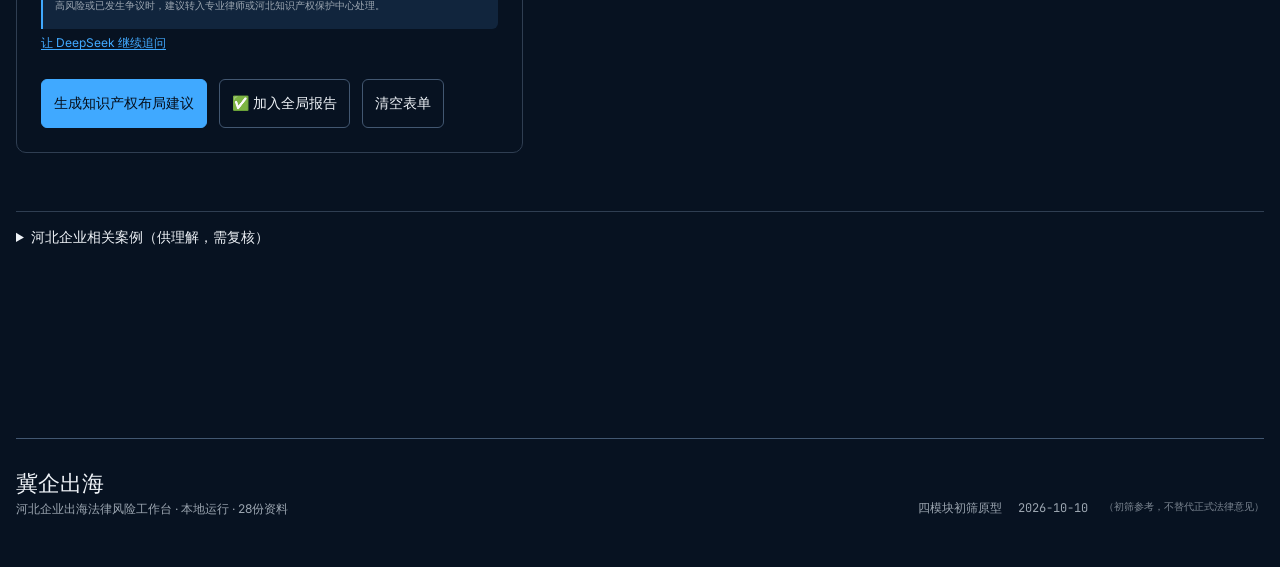
<file: modules/ip.html>
﻿<!doctype html>
<html lang="zh-CN">
<head>
<base href="../" />
<meta charset="utf-8" />
<meta name="viewport" content="width=device-width, initial-scale=1" />
<meta name="theme-color" content="#08142b" />
<meta name="description" content="河北企业出海法律风险智能体：出口管制、知识产权、跨境用工、东道国政治与投资风险四模块初筛。" />
<title>冀企出海｜河北企业出海法律风险智能体</title>
<link rel="icon" href="assets/logo.svg" />
<link rel="preconnect" href="https://fonts.googleapis.com" />
<link rel="preconnect" href="https://fonts.gstatic.com" crossorigin />
<link href="https://fonts.googleapis.com/css2?family=Space+Grotesk:wght@400;500;600;700&family=Inter:wght@400;500;600&family=JetBrains+Mono:wght@400;500;600&display=swap" rel="stylesheet" />
<link rel="stylesheet" href="tokens.css" />
<link rel="stylesheet" href="assets/style.css" />
</head>
<body>
<header class="topbar">
  <div class="topbar-inner">
    <a class="brand" href="index.html#overview" aria-label="返回总览">
      <img class="brand-mark" src="assets/logo.svg" alt="" />
      <span class="brand-copy"><strong>冀企出海</strong><small>LEGAL RISK WORKBENCH</small></span>
    </a>
    <nav class="nav" aria-label="主导航">
      <a href="index.html#overview" class="active">总览</a>
      <a href="modules/export.html">出口管制</a>
      <a href="modules/ip.html">知识产权</a>
      <a href="modules/labor.html">用工合规</a>
      <a href="modules/political.html">政治风险</a>
      <a href="index.html#knowledge">知识库</a>
    </nav>
    <div class="top-actions">
      <button class="nav-command" id="openCommand" type="button" aria-label="打开快捷导航"><span class="command-key">Ctrl K</span><span>快速定位</span></button>
      <button class="btn small primary" id="openReport" type="button">生成报告</button>
    </div>
  </div>
</header>

<main class="container">
  <section class="hero" id="overview">
    <div class="hero-grid">
      <div>
        <span class="eyebrow">河北企业出海 · 四类高发法律风险初筛</span>
        <h1><span class="hero-title-main">出海法律风险的</span><span class="hero-title-accent">“分诊台”</span></h1>
        <p class="hero-lead"><em class="hero-disclaimer">（初筛参考，不替代正式法律意见）</em><br>出海合规，看不见的风险最致命。输入业务信息，AI 3分钟完成四大模块风险初筛。低风险自查自纠，高风险精准对接专业律师。</p>
<div class="hero-console" aria-label="智能体运行状态">
          <div class="console-line"><span class="console-prompt">$</span><code>risk.scan --markets EU,US --modules 4</code><span class="console-caret" aria-hidden="true"></span></div>
          <div class="console-meta"><span>LOCAL ENGINE</span><span>28 SOURCES</span><span>NO UPLOAD</span></div>
        </div>
                <div class="hero-actions">
          <a class="btn primary" href="modules/export.html">开始四模块诊断</a>
          <a class="btn" href="index.html#knowledge">进入法规知识库</a>
        </div>

      </div>

      <div class="panel profile-panel">
        <div class="panel-kicker">GLOBAL RISK PROFILE</div>
        <h2>全局风险画像</h2>
        <p class="panel-note">输入 3 组业务信息，AI 智能推算四大模块风险优先级。<em class="panel-disclaimer">（初筛参考，不替代正式法律意见）</em></p>
        <form id="profileForm">
          <div class="form-grid">
            <div class="field full">
              <label for="profileIndustry">企业所属行业</label>
              <select id="profileIndustry"></select>
              <div class="industry-hint" id="industryHint"></div>
            </div>
            <div class="field full">
              <span class="field-label">重点目标市场（可多选，支持搜索）</span>
              <div class="market-picker" id="marketPicker"></div>
              <div class="profile-followup" id="marketFollowup"></div>
            </div>
            <div class="field full">
              <span class="field-label">计划开展的出海业务（可多选）</span>
              <div class="multi-select" id="activityPicker" aria-label="计划开展的出海业务形式"></div>
              <div class="profile-followup" id="activityFollowup"></div>
            </div>
          </div>
          <div class="form-actions form-actions-stacked">
            <button class="btn primary btn-wide" type="submit">一键生成模块优先级</button>
            <button class="case-link" type="button" id="loadRecommendedCase">＋ 体验典型河北出海案例</button>
          </div>
        </form>
        <div class="quick-output" id="quickResult">
          <div class="empty">尚未生成画像。建议至少选择一项目标市场和一类出海业务。</div>
        </div>
      </div>
    </div>
  </section>

  <section class="metrics" aria-label="智能体状态">
    <div class="metric"><small>出口管制与海关</small><b id="metricExport">待评估</b><p id="metricExportNote">钢铁、许可证、两用物项申报</p></div>
    <div class="metric"><small>知识产权海外布局</small><b id="metricIp">待评估</b><p id="metricIpNote">商标、专利、平台投诉</p></div>
    <div class="metric"><small>跨境用工合规</small><b id="metricLabor">待评估</b><p id="metricLaborNote">资格、三件套合同、工时</p></div>
    <div class="metric"><small>东道国政治与投资</small><b id="metricPolitical">待评估</b><p id="metricPoliticalNote">BIT、征收、政治风险保险</p></div>
  </section>

  <nav class="module-nav" aria-label="四大模块快捷入口">
    <a href="modules/export.html" data-num="01"><b>出口管制与海关合规</b><span>产品、HS编码、许可证与申报一致性</span></a>
    <a href="modules/ip.html" data-num="02"><b>知识产权海外布局</b><span>商标抢注、专利侵权与平台风险</span></a>
    <a href="modules/labor.html" data-num="03"><b>跨境用工合规</b><span>对外劳务资格、合同、工时与社保</span></a>
    <a href="modules/political.html" data-num="04"><b>政治与法律主权风险</b><span>BIT、国家安全审查、征收与保险</span></a>
  </nav>
  <div class="module-bulk-actions">
    <button class="btn primary" type="button" id="runAllModules">一键生成综合评估</button>
    <span>依次运行四个模块，并将结果汇总到综合报告</span>
  </div>

  <section class="workspace" aria-label="四模块风险诊断">
    <article class="panel module-card" id="module-export" data-module="export">
      <div class="module-head">
        <div class="module-title-wrap">
          <div class="module-index">01</div>
          <div><h2>出口管制与海关合规模块</h2><p>识别产品管制属性、许可证、申报要素和贸易救济风险。</p></div>
        </div>
        <button class="btn small sample-btn" type="button" data-sample="export">载入河北钢铁案例</button>
      </div>
      <div class="module-layout">
        <div class="form-panel" data-panel="INPUT">
          <h3>输入出口业务信息</h3>
          <form id="exportForm">
            <div class="form-grid">
              <div class="field">
                <label for="exportType">产品类别</label>
                <select id="exportType">
                  <option value="steel">钢铁及金属制品</option>
                  <option value="dual">可能受控的两用物项</option>
                  <option value="chemical">化学品、农药</option>
                  <option value="technology">技术、软件或设备</option>
                  <option value="agri">农产品、食品</option>
                  <option value="general">一般消费品</option>
                </select>
              </div>
              <div class="field">
                <label for="exportMarket">主要出口市场</label>
                <select id="exportMarket">
                  <option value="eu">欧盟</option><option value="us">美国</option><option value="uk">英国</option>
                  <option value="turkey">土耳其</option><option value="sea">东南亚</option><option value="other">其他市场</option>
                </select>
              </div>
              <div class="field full"><div class="control-hint" id="exportCategoryHint"></div></div>
              <div class="field full">
                <label for="exportHs">HS编码或产品描述 <span class="field-help">必填。系统将以HS编码、材质、用途和技术参数判断管制可能性</span></label>
                <input id="exportHs" type="text" required placeholder="例如：7208.51 热轧卷板 / 化合物名称 / 设备技术参数" />
                <button class="inline-link" type="button" id="exportAiClassify">不会归类？使用 AI 辅助归类</button>
              </div>
            </div>

            <fieldset class="form-section">
              <legend>管制属性排查进度</legend>
              <div class="choice-grid">
                <label class="choice-card"><input type="radio" name="exportScreening" value="verified" checked /><span><b>已对照管制清单逐项排查</b><small>已核查清单、技术参数和最终用途</small></span></label>
                <label class="choice-card"><input type="radio" name="exportScreening" value="partial" /><span><b>仅核对了HS编码</b><small>尚未核查元素含量、技术指标等参数</small></span></label>
                <label class="choice-card"><input type="radio" name="exportScreening" value="freight" /><span><b>依赖货代/报关行判断</b><small>由外部服务商协助判断是否需要许可</small></span></label>
                <label class="choice-card"><input type="radio" name="exportScreening" value="unknown" /><span><b>完全不了解是否需要许可</b><small>需要从产品属性开始辅助排查</small></span></label>
              </div>
            </fieldset>

            <fieldset class="form-section">
              <legend>HS编码归类风险自查</legend>
              <div class="choice-grid">
                <label class="choice-card"><input type="radio" name="exportClassification" value="predetermination" checked /><span><b>已使用归类预裁定或专业服务</b><small>已核对目的国编码差异</small></span></label>
                <label class="choice-card"><input type="radio" name="exportClassification" value="self" /><span><b>自行归类，参考同类产品</b><small>可能存在材质、功能或用途争议</small></span></label>
                <label class="choice-card"><input type="radio" name="exportClassification" value="history" /><span><b>曾被海关质疑或调整</b><small>需要评估信用等级和整改影响</small></span></label>
                <label class="choice-card"><input type="radio" name="exportClassification" value="none" /><span><b>未关注过归类问题</b><small>建议启动HS编码辅助归类</small></span></label>
              </div>
            </fieldset>

            <fieldset class="form-section">
              <legend>业务模式合规排查</legend>
              <div class="field full">
                <span class="field-label">出口模式</span>
                <div class="choice-grid">
                  <label class="choice-card"><input type="radio" name="exportMode" value="self" checked /><span><b>自营出口</b><small>自有进出口权，自行报关</small></span></label>
                  <label class="choice-card"><input type="radio" name="exportMode" value="agent" /><span><b>委托代理出口</b><small>通过外贸公司、货代或代理报关</small></span></label>
                </div>
              </div>
              <div class="field full">
                <span class="field-label">技术与贸易救济信号</span>
                <div class="check-row">
                  <label class="check"><input id="exportUSOrigin" type="checkbox" /> 产品包含美国原产技术或软件成分</label>
                  <label class="check"><input id="exportTech" type="checkbox" /> 涉及技术资料、软件或再出口</label>
                  <label class="check"><input id="exportTradeRemedy" type="checkbox" /> 目的国曾发起“双反”、301或337调查</label>
                </div>
              </div>
              <div class="field full">
                <span class="field-label">最终用户与最终用途</span>
                <div class="check-row">
                  <label class="check"><input id="exportMilitary" type="checkbox" /> 最终用户涉及军事、警用或政府机构</label>
                  <label class="check"><input id="exportSensitiveUse" type="checkbox" /> 最终用途涉及核、导、生化等敏感领域</label>
                </div>
              </div>
            </fieldset>
            <div class="module-followup" id="exportFollowup" aria-live="polite"></div>
            <div class="form-actions">
              <button class="btn primary" type="submit">生成出口风险清单</button>
              <button class="btn" type="button" data-add-report="export">✅ 加入全局报告</button>
              <button class="btn" type="reset" data-clear-module>清空表单</button>
            </div>
          </form>

        </div>
        <div class="result-panel" data-panel="OUTPUT" id="exportResult" aria-live="polite">
          <h3>风险初筛结果</h3>
          <div class="service-promise">AI体检不收费 · 分级建议不推销 · 律师对接不强制</div>
          <div class="triage-flow"><span>填写信息</span><i>→</i><span>AI初筛</span><i>→</i><span>风险分级</span><i>→</i><span>建议行动</span></div>
          <div class="empty">填写左侧信息后，系统将按“管制属性—许可要求—归类风险—贸易救济—碳关税”生成分诊结果。</div>
        </div>
      </div>
    ﻿      <details class="case-fold">
        <summary>河北企业相关案例（供理解，需复核）</summary>
        <div class="case-fold-grid">
          <article><b>华腾大塘（廊坊）国际贸易有限公司</b><p>出口搪玻璃反应罐归类错误案，罚款4.6万元。</p></article>
          <article><b>洋山海关化纤装饰品案</b><p>申报品名为化纤装饰品，经鉴定与军需装备特征相符，被纳入军品出口管理范围，罚款2.9万元。</p></article>
          <article><b>青岛瑞米诺贸易数控铣床案</b><p>未核实技术参数，涉及出口管制判断偏差，罚款3.73万元。</p></article>
        </div>
      </details>
</article>

    <article class="panel module-card" id="module-ip" data-module="ip">
      <div class="module-head">
        <div class="module-title-wrap">
          <div class="module-index">02</div>
          <div><h2>知识产权海外布局模块</h2><p>检查商标、专利、平台投诉和产品自由实施风险。</p></div>
        </div>
        <button class="btn small sample-btn" type="button" data-sample="ip">载入河北车企案例</button>
      </div>
      <div class="module-layout">
        <div class="form-panel" data-panel="INPUT">
          <h3>输入目标市场与权利状态</h3>
          <form id="ipForm">
            <div class="form-grid">
              <div class="field full">
                <label for="ipMarket">首要目标市场</label>
                <select id="ipMarket">
                  <option value="turkey">土耳其</option><option value="us">美国</option><option value="eu">欧盟</option>
                  <option value="uk">英国</option><option value="sea">东南亚</option><option value="other">其他市场</option>
                </select>
                <div class="control-hint" id="ipMarketHint"></div>
              </div>
            </div>

            <fieldset class="form-section">
              <legend>第一步 · 品牌保护状态</legend>
              <div class="choice-grid">
                <label class="choice-card"><input type="radio" name="ipBrandStage" value="registered" checked /><span><b>核心市场已注册，且有监测机制</b><small>布局相对完善，仍需持续监测公告</small></span></label>
                <label class="choice-card"><input type="radio" name="ipBrandStage" value="partial" /><span><b>已注册部分国家，但未全面覆盖</b><small>未注册市场可能存在抢注风险</small></span></label>
                <label class="choice-card"><input type="radio" name="ipBrandStage" value="oem" /><span><b>使用客户商标/为海外品牌代工</b><small>需关注授权范围、知识产权归属和担保责任</small></span></label>
                <label class="choice-card"><input type="radio" name="ipBrandStage" value="dispute" /><span><b>商标已被抢注或收到侵权指控</b><small>需要立即进入异议、无效或应诉流程</small></span></label>
              </div>
            </fieldset>

            <fieldset class="form-section">
              <legend>第二步 · 产品技术风险与FTO状态</legend>
              <div class="choice-grid">
                <label class="choice-card"><input type="radio" name="ipFtoStatus" value="ready" checked /><span><b>已完成FTO检索，且核心专利已申请</b><small>仍需关注年费和竞争对手专利动态</small></span></label>
                <label class="choice-card"><input type="radio" name="ipFtoStatus" value="patentOnly" /><span><b>已申请专利，但未做FTO检索</b><small>专利申请不等于不侵犯他人在先专利</small></span></label>
                <label class="choice-card"><input type="radio" name="ipFtoStatus" value="none" /><span><b>未做专利布局，参考同类产品设计</b><small>可能面临TRO、账户冻结和临时禁令</small></span></label>
                <label class="choice-card"><input type="radio" name="ipFtoStatus" value="warning" /><span><b>已收到专利警告函或平台投诉</b><small>需要立即固定证据并评估抗辩路径</small></span></label>
              </div>
            </fieldset>

            <fieldset class="form-section">
              <legend>第三步 · 争议与合规状态</legend>
              <div class="field full">
                <span class="field-label">平台与争议状态</span>
                <div class="check-row">
                  <label class="check"><input id="ipEcommerce" type="checkbox" /> 计划或正在亚马逊/TikTok Shop/Temu等平台销售</label>
                  <label class="check"><input id="ipComplaint" type="checkbox" /> 已收到平台侵权投诉、链接下架或律师函</label>
                  <label class="check"><input id="ipOemIndemnity" type="checkbox" /> 客户要求我方承担知识产权担保责任</label>
                  <label class="check"><input id="ipGeneric" type="checkbox" /> 品牌名称或设计辨识度较低</label>
                </div>
              </div>
              <div class="field full">
                <span class="field-label">海关备案与贸易救济</span>
                <div class="check-row">
                  <label class="check"><input id="ipCustomsFiled" type="checkbox" /> 已完成知识产权海关备案</label>
                  <label class="check"><input id="ipUsPatentHeavy" type="checkbox" /> 产品出口美国，且涉及专利密集型技术</label>
                  <label class="check"><input id="ipTradeCase" type="checkbox" /> 目的国曾发生337调查或知识产权诉讼</label>
                </div>
              </div>
            </fieldset>

            <div class="module-followup" id="ipFollowup" aria-live="polite"></div>
            <div class="form-actions">
              <button class="btn primary" type="submit">生成知识产权布局建议</button>
              <button class="btn" type="button" data-add-report="ip">✅ 加入全局报告</button>
              <button class="btn" type="reset" data-clear-module>清空表单</button>
            </div>
          </form>

        </div>
        <div class="result-panel" data-panel="OUTPUT" id="ipResult" aria-live="polite">
          <h3>风险初筛结果</h3>
          <div class="service-promise">AI体检不收费 · 分级建议不推销 · 律师对接不强制</div>
          <div class="triage-flow"><span>品牌保护</span><i>→</i><span>技术FTO</span><i>→</i><span>争议合规</span><i>→</i><span>行动建议</span></div>
          <div class="empty">填写三步信息后，系统将输出商标抢注、专利侵权、平台合规、海关备案和争议应对建议。</div>
        </div>
      </div>
    ﻿      <details class="case-fold">
        <summary>河北企业相关案例（供理解，需复核）</summary>
        <div class="case-fold-grid">
          <article><b>河北车企土耳其商标抢注案</b><p>长城汽车、中兴汽车等多家车企商标在土耳其疑似被恶意抢注，凸显海外商标监测和异议机制的重要性。</p></article>
          <article><b>南宫毛毡企业海外商标侵权案</b><p>多家河北毛毡企业卷入海外商标侵权纠纷，地方市场监管部门指导应对，成功守住欧盟、北美核心市场。</p></article>
          <article><b>唐山智能机器人企业专利突破案</b><p>企业面临境外竞争对手技术壁垒，通过目标市场专利数据梳理和技术架构解析推进赴美市场布局。</p></article>
          <article><b>石家庄悦熙商贸海关处罚案</b><p>出口货物涉及知识产权侵权，被海关行政处罚，提示海关备案和货物流转审查的重要性。</p></article>
        </div>
      </details>
</article>
    <article class="panel module-card" id="module-labor" data-module="labor">
      <div class="module-head">
        <div class="module-title-wrap">
          <div class="module-index">03</div>
          <div><h2>跨境用工合规模块</h2><p>检查对外劳务资格、三件套合同、工时、社保与属地劳动法风险。</p></div>
        </div>
        <button class="btn small sample-btn" type="button" data-sample="labor">载入劳务合作案例</button>
      </div>
      <div class="module-layout">
        <div class="form-panel" data-panel="INPUT">
          <h3>输入用工模式与人员信息</h3>
          <form id="laborForm">
            <div class="form-grid">
              <div class="field">
                <label for="laborMarket">主要用工国家或地区</label>
                <select id="laborMarket">
                  <option value="eu">欧盟国家</option><option value="us">美国</option><option value="uk">英国</option>
                  <option value="saudi">沙特阿拉伯</option><option value="mexico">墨西哥</option><option value="brazil">巴西</option>
                  <option value="sea">东南亚</option><option value="other">其他地区</option>
                </select>
              </div>
              <div class="field">
                <label for="laborWorkers">预计用工人数</label>
                <input id="laborWorkers" type="number" min="1" value="10" />
              </div>
              <div class="field full"><div class="control-hint" id="laborMarketHint"></div></div>
            </div>

            <fieldset class="form-section">
              <legend>第一步 · 用工模式与合规路径</legend>
              <div class="choice-grid">
                <label class="choice-card"><input type="radio" name="laborMode" value="local" checked /><span><b>目标国本地雇佣（已设立当地实体）</b><small>由当地子公司或分公司直接签订劳动合同</small></span></label>
                <label class="choice-card"><input type="radio" name="laborMode" value="dispatch" /><span><b>中国对外劳务合作或外派</b><small>未设当地实体，通过国内主体派遣员工</small></span></label>
                <label class="choice-card"><input type="radio" name="laborMode" value="mixed" /><span><b>本地雇佣与外派混合</b><small>部分岗位本地招聘，核心岗位国内派遣</small></span></label>
                <label class="choice-card"><input type="radio" name="laborMode" value="outsourcing" /><span><b>通过外包商/劳务派遣用工</b><small>用工事务交由第三方服务商处理</small></span></label>
              </div>
            </fieldset>

            <fieldset class="form-section">
              <legend>第二步 · 资质与合同状态</legend>
              <div class="field full">
                <span class="field-label">资质与备案状态</span>
                <div class="choice-grid">
                  <label class="choice-card"><input type="radio" name="laborQualification" value="qualified" checked /><span><b>已取得资格并完成全部外派备案</b><small>包括风险处置备用金和使领馆报告</small></span></label>
                  <label class="choice-card"><input type="radio" name="laborQualification" value="partial" /><span><b>有资格，但部分外派备案未完成</b><small>存在补办备案和行政处罚风险</small></span></label>
                  <label class="choice-card"><input type="radio" name="laborQualification" value="none" /><span><b>未取得资格，借用资质或委托第三方</b><small>可能触发吊销资质、罚款甚至刑责</small></span></label>
                  <label class="choice-card"><input type="radio" name="laborQualification" value="na" /><span><b>不涉及对外劳务合作</b><small>仅目标国本地雇佣</small></span></label>
                </div>
              </div>
              <div class="field full">
                <span class="field-label">合同签署与证据保全状态</span>
                <div class="choice-grid">
                  <label class="choice-card"><input type="radio" name="laborContracts" value="full" checked /><span><b>全套合同已签署并完成公证认证</b><small>对外劳务合作合同、服务合同、劳动合同齐全</small></span></label>
                  <label class="choice-card"><input type="radio" name="laborContracts" value="partial" /><span><b>已签部分合同，但有关键缺口</b><small>缺少外派协议或当地劳动合同</small></span></label>
                  <label class="choice-card"><input type="radio" name="laborContracts" value="none" /><span><b>未签订书面合同或仅口头约定</b><small>发生争议时举证和救济困难</small></span></label>
                  <label class="choice-card"><input type="radio" name="laborContracts" value="domesticTemplate" /><span><b>直接套用国内劳动合同模板</b><small>可能不符合东道国强制性规定</small></span></label>
                </div>
              </div>
            </fieldset>

            <fieldset class="form-section">
              <legend>第三步 · 劳动基准与工会合规</legend>
              <div class="field full">
                <span class="field-label">工时与加班制度</span>
                <div class="choice-grid">
                  <label class="choice-card"><input type="radio" name="laborHours" value="local" checked /><span><b>已按目标国标准制定工时与加班制度</b><small>已建立考勤、审批和工会告知机制</small></span></label>
                  <label class="choice-card"><input type="radio" name="laborHours" value="domestic" /><span><b>沿用国内工时制度，尚未属地化</b><small>存在工时、休假和加班限制冲突</small></span></label>
                  <label class="choice-card"><input type="radio" name="laborHours" value="overtime" /><span><b>存在超时加班但已记录</b><small>尚未补发加班工资或调休</small></span></label>
                  <label class="choice-card"><input type="radio" name="laborHours" value="noRecord" /><span><b>存在无记录加班或未支付加班费</b><small>可能触发劳动监察和强迫劳动审查</small></span></label>
                </div>
              </div>
              <div class="field full">
                <span class="field-label">薪酬与社保合规状态</span>
                <div class="choice-grid">
                  <label class="choice-card"><input type="radio" name="laborSocial" value="full" checked /><span><b>全部依法缴纳并留档</b><small>工资、个税、社保和福利记录完整</small></span></label>
                  <label class="choice-card"><input type="radio" name="laborSocial" value="partial" /><span><b>部分缴纳或存在差额</b><small>可能被要求补缴并产生罚款</small></span></label>
                  <label class="choice-card"><input type="radio" name="laborSocial" value="none" /><span><b>未缴纳或未建立当地记录</b><small>双法域社保适用边界不清</small></span></label>
                  <label class="choice-card"><input type="radio" name="laborSocial" value="unknown" /><span><b>尚未确认社保缴纳状态</b><small>需要先完成社保合规快速排查</small></span></label>
                </div>
              </div>
              <div class="field full">
                <span class="field-label">工会与集体协商合规状态</span>
                <div class="choice-grid">
                  <label class="choice-card"><input type="radio" name="laborUnion" value="handled" checked /><span><b>已识别工会要求并建立沟通机制</b><small>已就工时、加班和薪酬进行协商</small></span></label>
                  <label class="choice-card"><input type="radio" name="laborUnion" value="aware" /><span><b>了解基本要求，但未正式沟通</b><small>可能出现集体争议升级</small></span></label>
                  <label class="choice-card"><input type="radio" name="laborUnion" value="unknown" /><span><b>完全不清楚目标国工会要求</b><small>需要开展工会制度和集体协商排查</small></span></label>
                  <label class="choice-card"><input type="radio" name="laborUnion" value="dispute" /><span><b>已发生工会投诉或集体协商争议</b><small>需要立即进入应急处置和律师介入</small></span></label>
                </div>
              </div>
            </fieldset>

            <div class="module-followup" id="laborFollowup" aria-live="polite"></div>
            <div class="form-actions">
              <button class="btn primary" type="submit">生成跨境用工合规清单</button>
              <button class="btn" type="button" data-add-report="labor">✅ 加入全局报告</button>
              <button class="btn" type="reset" data-clear-module>清空表单</button>
            </div>
          </form>

        </div>
        <div class="result-panel" data-panel="OUTPUT" id="laborResult" aria-live="polite">
          <h3>风险初筛结果</h3>
          <div class="service-promise">AI体检不收费 · 分级建议不推销 · 律师对接不强制</div>
          <div class="triage-flow"><span>用工模式</span><i>→</i><span>资质合同</span><i>→</i><span>劳动基准</span><i>→</i><span>行动建议</span></div>
          <div class="empty">填写三步信息后，系统将输出双法域、资质备案、合同证据、工时社保和工会协商风险。</div>
        </div>
      </div>
    ﻿      <details class="case-fold">
        <summary>河北企业相关案例（供理解，需复核）</summary>
        <div class="case-fold-grid">
          <article><b>河北中信境外就业服务有限公司违规案</b><p>允许其他单位以本企业名义组织劳务、未安排培训、未签书面合同、未向使领馆报告，被吊销对外劳务合作资格并罚款。</p></article>
          <article><b>保定徐水跨境劳务纠纷线上调解案</b><p>7名劳务人员因劳务报酬纠纷诉至法院，法院通过线上调解和分层沟通化解争议。</p></article>
          <article><b>河北谦谦对外劳务合作有限公司诈骗案</b><p>涉嫌以“赴澳打工”等名义实施诈骗并引发委托合同纠纷，后被列入经营异常名录。</p></article>
          <article><b>河北金源出入境服务有限公司劳务纠纷案</b><p>涉及劳务服务合同纠纷，提示合同、收费和境外安置责任需清晰约定。</p></article>
        </div>
      </details>
</article>

    <article class="panel module-card" id="module-political" data-module="political">
      <div class="module-head">
        <div class="module-title-wrap">
          <div class="module-index">04</div>
          <div><h2>东道国政治与法律主权风险模块</h2><p>识别国家安全审查、征收、控制权丧失及BIT救济风险。</p></div>
        </div>
        <button class="btn small sample-btn" type="button" data-sample="political">载入敬业英国钢铁案例</button>
      </div>
      <div class="module-layout">
        <div class="form-panel" data-panel="INPUT">
          <h3>输入海外投资信息</h3>
          <form id="politicalForm">
            <div class="form-grid">
              <div class="field">
                <label for="politicalMarket">投资目标国家或地区</label>
                <select id="politicalMarket">
                  <option value="uk">英国</option><option value="eu">欧盟国家</option><option value="us">美国</option>
                  <option value="turkey">土耳其</option><option value="latam">拉美国家</option><option value="sea">东南亚</option><option value="other">其他地区</option>
                </select>
              </div>
              <div class="field">
                <label for="investmentScale">累计投资规模（参考）</label>
                <select id="investmentScale">
                  <option value="small">500万美元以下</option><option value="medium">500万至5000万美元</option>
                  <option value="large">5000万至5亿美元</option><option value="xlarge">5亿美元以上</option>
                </select>
              </div>
              <div class="field full"><div class="control-hint" id="politicalMarketHint"></div></div>
              <div class="field full">
                <span class="field-label">控制权结构</span>
                <div class="choice-grid">
                  <label class="choice-card"><input type="radio" name="investmentControl" value="control" checked /><span><b>取得控制权</b><small>取得多数股权、董事会控制或实际经营控制</small></span></label>
                  <label class="choice-card"><input type="radio" name="investmentControl" value="influence" /><span><b>少数股权但有实质影响</b><small>持股低于25%，但拥有否决权、董事席位或技术访问权</small></span></label>
                  <label class="choice-card"><input type="radio" name="investmentControl" value="passive" /><span><b>纯财务投资</b><small>不参与经营，不取得控制权或特殊权利</small></span></label>
                </div>
              </div>
            </div>

            <fieldset class="form-section">
              <legend>第一步 · 投资与资产类型</legend>
              <div class="choice-grid">
                <label class="choice-card"><input type="radio" name="assetType" value="sales" checked /><span><b>销售/代表处（纯贸易）</b><small>不涉及实体资产，主要关注汇兑和合规</small></span></label>
                <label class="choice-card"><input type="radio" name="assetType" value="factory" /><span><b>生产制造基地</b><small>含钢厂、工厂、仓储或供应链基地</small></span></label>
                <label class="choice-card"><input type="radio" name="assetType" value="resource" /><span><b>能源/矿产/关键基础设施</b><small>资源民族主义、特许权和国有持股风险较高</small></span></label>
                <label class="choice-card"><input type="radio" name="assetType" value="tech" /><span><b>高科技/数据/敏感技术</b><small>可能触发国家安全和数据审查</small></span></label>
                <label class="choice-card"><input type="radio" name="assetType" value="ma" /><span><b>并购现有企业</b><small>可能同时触发反垄断、国家安全和劳工承接审查</small></span></label>
              </div>
            </fieldset>

            <fieldset class="form-section">
              <legend>第二步 · 审查、BIT与保险</legend>
              <div class="field full">
                <span class="field-label">国家安全审查触发判定</span>
                <div class="choice-grid">
                  <label class="choice-card"><input type="radio" name="securityReview" value="cleared" checked /><span><b>已确认无需申报</b><small>已对照目标国强制申报清单并留存记录</small></span></label>
                  <label class="choice-card"><input type="radio" name="securityReview" value="preparing" /><span><b>需要申报，正在准备材料</b><small>需准备投资方案、控制权结构和最终受益人信息</small></span></label>
                  <label class="choice-card"><input type="radio" name="securityReview" value="uncertain" /><span><b>不确定是否需要申报</b><small>建议启动审查触发条件自测</small></span></label>
                  <label class="choice-card"><input type="radio" name="securityReview" value="completed" /><span><b>已完成交易但未申报</b><small>存在追溯申报、罚款和交易无效风险</small></span></label>
                </div>
              </div>
              <div class="field full">
                <span class="field-label">BIT与ICSID路径</span>
                <div class="choice-grid">
                  <label class="choice-card"><input type="radio" name="bitStatus" value="covered" checked /><span><b>已确认BIT覆盖并包含ICSID仲裁条款</b><small>需核查征收补偿、公平公正待遇和岔路口条款</small></span></label>
                  <label class="choice-card"><input type="radio" name="bitStatus" value="limited" /><span><b>有BIT但仲裁条款覆盖有限</b><small>部分早期BIT仅覆盖征收补偿额争议</small></span></label>
                  <label class="choice-card"><input type="radio" name="bitStatus" value="none" /><span><b>非ICSID成员或无仲裁条款</b><small>需评估国内法院、PCA或ICC路径</small></span></label>
                  <label class="choice-card"><input type="radio" name="bitStatus" value="unknown" /><span><b>尚未核查BIT状态</b><small>建议启动目标国BIT自动检索</small></span></label>
                </div>
              </div>
              <div class="field full">
                <span class="field-label">政治风险保险</span>
                <div class="choice-grid">
                  <label class="choice-card"><input type="radio" name="insurance" value="sinosure" checked /><span><b>已投保中国信保海外投资保险</b><small>需核查征收、汇兑、战争和政府违约覆盖范围</small></span></label>
                  <label class="choice-card"><input type="radio" name="insurance" value="miga" /><span><b>已投保MIGA或多边机构担保</b><small>需核查承保条件和主权信用要求</small></span></label>
                  <label class="choice-card"><input type="radio" name="insurance" value="intended" /><span><b>有意向但尚未落实</b><small>建议评估中国信保或MIGA申请条件</small></span></label>
                  <label class="choice-card"><input type="radio" name="insurance" value="none" /><span><b>未安排任何政治风险保险</b><small>征收、汇兑限制和战争损失可能无法对冲</small></span></label>
                </div>
              </div>
            </fieldset>

            <fieldset class="form-section">
              <legend>第三步 · 重大风险信号</legend>
              <div class="check-row">
                <label class="check"><input id="politicalCriticalIndustry" type="checkbox" /> 目标国将该行业列为关键产业或战略产业</label>
                <label class="check"><input id="politicalGovDependency" type="checkbox" /> 高度依赖政府补贴、电价优惠或税收减免</label>
                <label class="check"><input id="politicalGovJV" type="checkbox" /> 与东道国政府或国有企业存在合资安排</label>
                <label class="check"><input id="politicalNoStability" type="checkbox" /> 投资协议未约定稳定条款或征收补偿条款</label>
                <label class="check"><input id="politicalNoExit" type="checkbox" /> 未设置退出、转让或争议解决机制</label>
                <label class="check"><input id="politicalNoInsurance" type="checkbox" /> 未购买政治风险保险</label>
              </div>
            </fieldset>

            <div class="module-followup" id="politicalFollowup" aria-live="polite"></div>
            <div class="form-actions">
              <button class="btn primary" type="submit">生成政治与投资风险画像</button>
              <button class="btn" type="button" data-add-report="political">✅ 加入全局报告</button>
              <button class="btn" type="reset" data-clear-module>清空表单</button>
            </div>
          </form>

        </div>
        <div class="result-panel" data-panel="OUTPUT" id="politicalResult" aria-live="polite">
          <h3>风险初筛结果</h3>
          <div class="service-promise">AI体检不收费 · 分级建议不推销 · 律师对接不强制</div>
          <div class="triage-flow"><span>投资结构</span><i>→</i><span>审查BIT</span><i>→</i><span>保险信号</span><i>→</i><span>行动建议</span></div>
          <div class="empty">填写三步信息后，系统将输出征收、国家安全审查、BIT救济、保险覆盖和控制权风险。</div>
        </div>
      </div>
    ﻿      <details class="case-fold">
        <summary>河北企业相关案例（供理解，需复核）</summary>
        <div class="case-fold-grid">
          <article><b>敬业集团英国钢铁公司被国有化案</b><p>2020年以7000万英镑收购，后续投入超12亿英镑；英国政府通过特别法案接管并推动国有化。敬业集团依据中英BIT启动磋商并要求赔偿。核心教训：普通制造业资产若被认定为关键产业，也可能触发国有化。</p></article>
        </div>
      </details>
</article>
  </section>
    <section class="feature-explore" id="new-feature">
    <div class="feature-copy">
      <span class="feature-kicker">专项场景探索</span>
      <h2>跨境电商 · 石家庄产业带专项检测</h2>
      <p class="feature-lead">针对石家庄产业带，提供商品准入、AIGC素材、资质链路专项检测。该工具是四大风险模块在跨境电商场景下的具象化入口。</p>
    </div>
    <div class="feature-actions">
      <a class="btn" href="features/shijiazhuang-cross-border-ecommerce.html">进入新功能探索</a>
    </div>
  </section>

<section class="section" id="knowledge">
    <div class="section-head">
      <div><h2>系统知识库</h2><p>来源包括 7 份中国法律法规、20 份国际条约与外国法律，以及 1 份海关行政处罚决定书。</p></div>
      <div class="section-actions"><span class="eyebrow">原文可检索、可预览、可下载</span></div>
    </div>
    <div class="knowledge-toolbar">
      <div class="search-box"><input id="kbSearch" type="search" placeholder="搜索法规、条约、国家、风险关键词…" aria-label="搜索知识库" /></div>
      <div class="filter-buttons" id="kbModuleFilters">
        <button class="filter-btn active" type="button" data-filter="all">全部模块</button>
        <button class="filter-btn" type="button" data-filter="export">出口管制</button>
        <button class="filter-btn" type="button" data-filter="ip">知识产权</button>
        <button class="filter-btn" type="button" data-filter="labor">跨境用工</button>
        <button class="filter-btn" type="button" data-filter="political">政治与投资</button>
      </div>
      <select id="kbTypeFilter" aria-label="文件格式筛选"><option value="all">全部格式</option><option value="PDF">PDF</option><option value="DOCX">DOCX</option></select>
    </div>
    <div class="kb-summary"><span>共收录 <strong id="kbCount">28</strong> 份资料</span><span>·</span><span>当前显示 <strong id="kbVisibleCount">28</strong> 份</span><span>·</span><span>知识库仅作规则依据与原文检索，不构成法律意见。</span></div>
    <div class="knowledge-list" id="knowledgeList"></div>
  </section>

  <footer class="footer">
    <div>
      <p class="footer-wordmark">冀企出海</p>
      <p class="footer-tagline">河北企业出海法律风险工作台 · 本地运行 · 28份资料</p>
    </div>
    <div class="footer-meta">
      <span>四模块初筛原型</span>
      <span>2026-10-10</span>
      <em class="legal-disclaimer">（初筛参考，不替代正式法律意见）</em>
    </div>
  </footer>
</main>

<button class="ai-chat-toggle" id="aiChatToggle" type="button" aria-expanded="false" aria-controls="aiChatPanel"><span class="ai-chat-dot" aria-hidden="true"></span>AI 对话</button>
<aside class="ai-chat-panel" id="aiChatPanel" aria-hidden="true" aria-label="AI法律风险助手">
  <div class="ai-chat-head"><div><span>AI 助手</span><strong>出海法律风险问答</strong><small class="ai-chat-status" id="aiChatStatus">本地规则助手</small></div><div class="ai-chat-head-actions"><button class="ai-chat-settings-btn" id="aiChatSettingsToggle" type="button" aria-label="DeepSeek设置">⚙</button><button class="ai-chat-close" id="aiChatClose" type="button" aria-label="关闭对话">×</button></div></div>
  <div class="ai-chat-settings" id="aiChatSettings" hidden><label>DeepSeek API Key<input id="deepseekApiKey" type="password" placeholder="sk-..." autocomplete="off" /></label><label>模型<select id="deepseekModel"><option value="deepseek-chat">deepseek-chat</option><option value="deepseek-reasoner">deepseek-reasoner</option></select></label><button class="btn small primary" id="saveDeepseekSettings" type="button">保存设置</button><small>密钥仅保存在当前标签页 sessionStorage。正式部署建议使用后端代理。</small></div>
  <div class="ai-chat-messages" id="aiChatMessages" aria-live="polite"><div class="ai-msg assistant">你好，我可以结合当前风险结果和法规库，帮你判断下一步该查什么、是否该找律师。</div></div>
  <div class="ai-chat-suggestions"><button type="button" data-ai-prompt="我的风险优先级是什么？">我的风险</button><button type="button" data-ai-prompt="怎么判断产品是否属于两用物项？">两用物项</button><button type="button" data-ai-prompt="知识产权应该怎么布局？">知识产权</button><button type="button" data-ai-prompt="跨境电商专项探索在哪里？">跨境电商</button></div>
  <form class="ai-chat-form" id="aiChatForm"><input id="aiChatInput" type="text" placeholder="描述产品或出海场景…" autocomplete="off" /><button class="btn primary" type="submit">发送</button></form>
</aside>
<div class="command-palette" id="commandPalette" aria-hidden="true" role="dialog" aria-modal="true" aria-label="快捷导航">
  <div class="command-panel">
    <div class="command-input-row"><span class="console-prompt">›</span><input id="commandSearch" type="search" placeholder="输入模块名、知识库或操作…" autocomplete="off" /></div>
    <div class="command-list" id="commandList"></div>
    <div class="command-foot"><span>上下键选择</span><span>Enter 执行</span><span>Esc 关闭</span></div>
  </div>
</div>

<div class="modal" id="modal" aria-hidden="true" role="dialog" aria-modal="true">
  <div class="modal-box">
    <div class="modal-head">
      <div><h2 id="modalTitle">资料预览</h2><p id="modalSubtitle"></p></div>
      <div class="modal-actions" id="modalActions"><button class="btn small" type="button" data-close-modal>关闭</button></div>
    </div>
    <div class="modal-body" id="modalBody"></div>
  </div>
</div>
<div class="toast" id="toast" role="status" aria-live="polite"></div>

<script src="data/knowledge.js"></script>
<script src="assets/deepseek-config.js"></script>
<script>window.__INITIAL_MODULE__="ip";</script>
<script src="assets/app.js"></script>
</body>
</html>
</file>
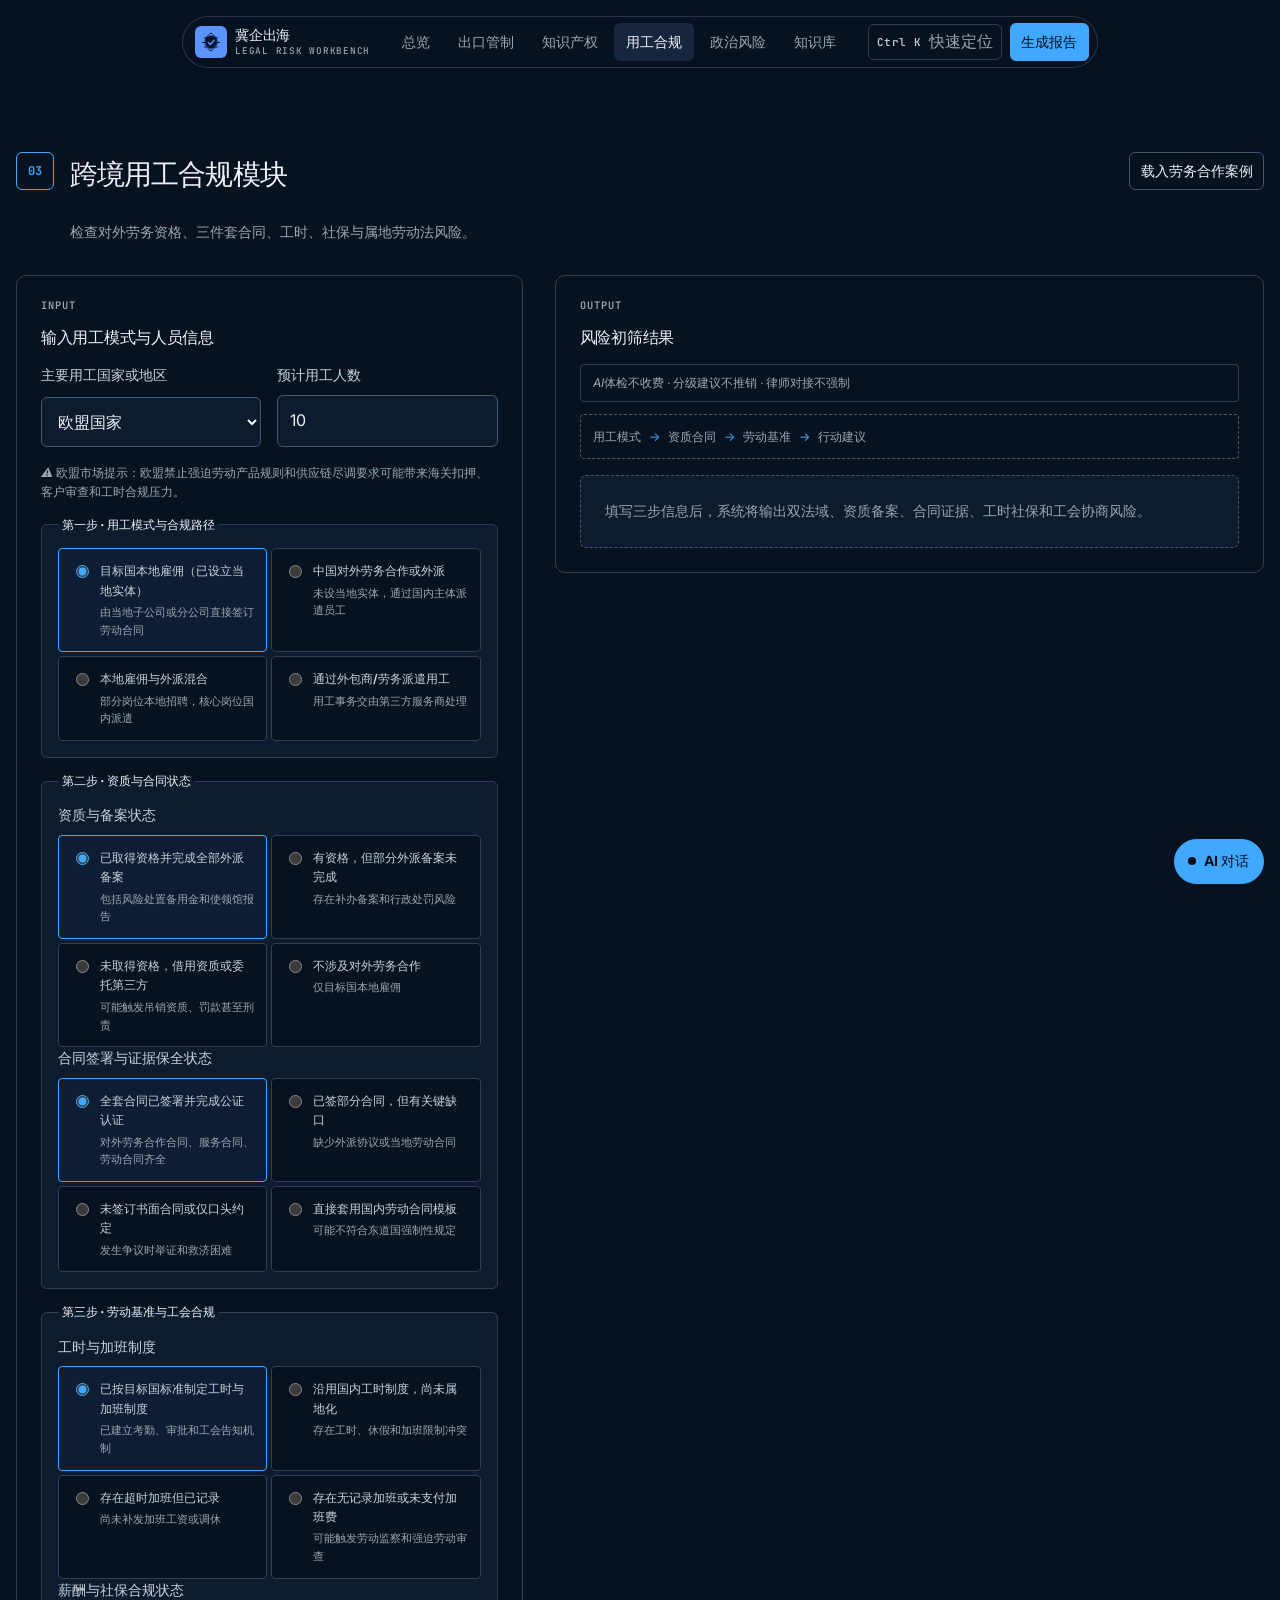
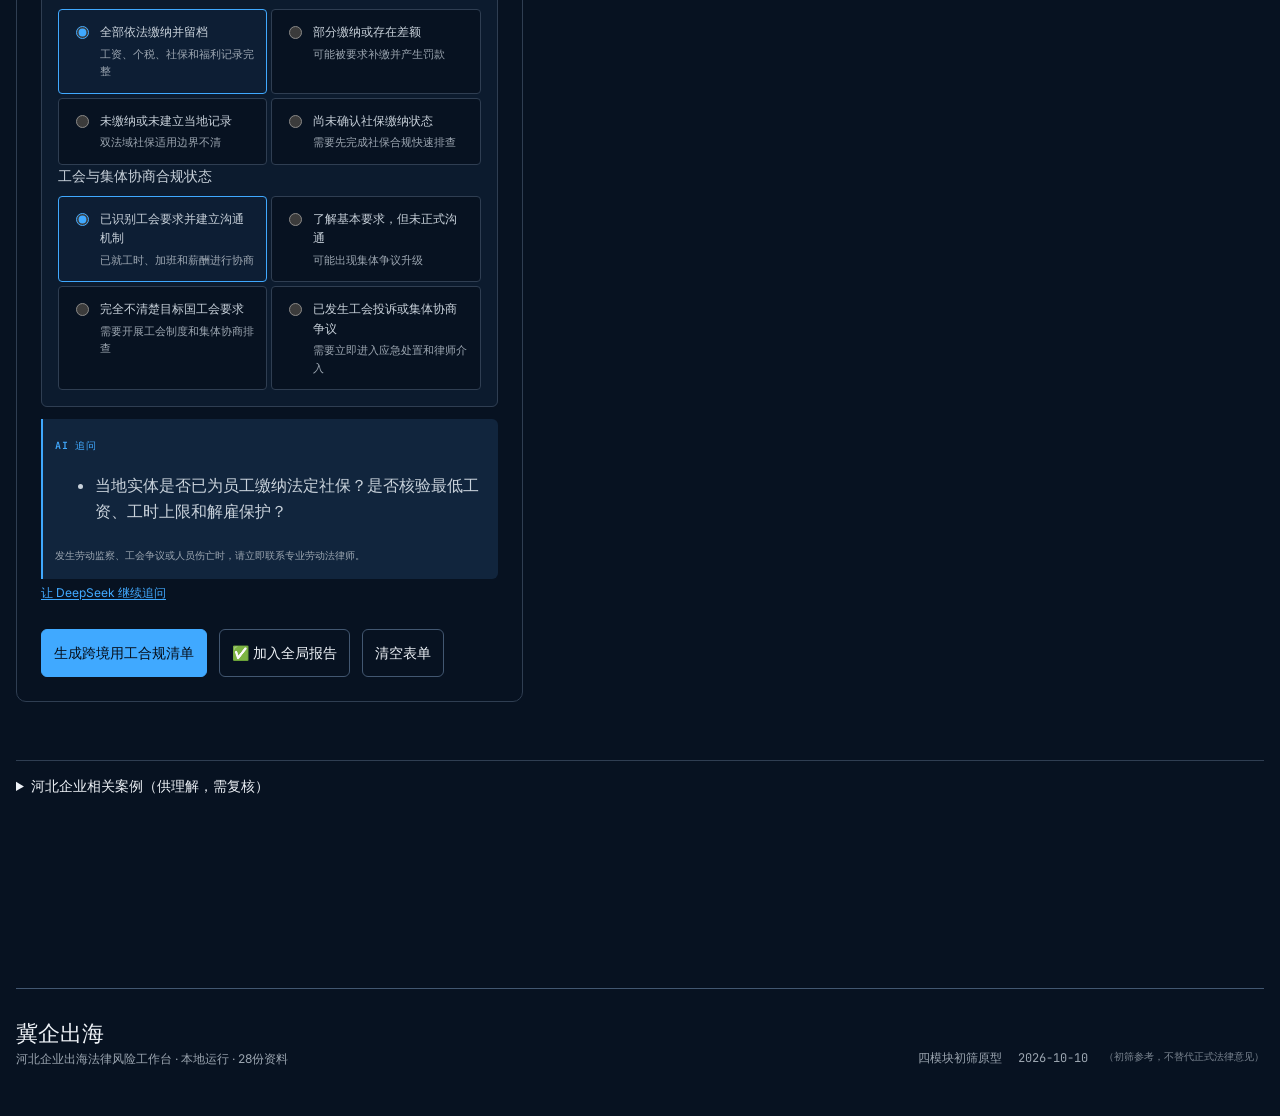
<file: modules/labor.html>
﻿<!doctype html>
<html lang="zh-CN">
<head>
<base href="../" />
<meta charset="utf-8" />
<meta name="viewport" content="width=device-width, initial-scale=1" />
<meta name="theme-color" content="#08142b" />
<meta name="description" content="河北企业出海法律风险智能体：出口管制、知识产权、跨境用工、东道国政治与投资风险四模块初筛。" />
<title>冀企出海｜河北企业出海法律风险智能体</title>
<link rel="icon" href="assets/logo.svg" />
<link rel="preconnect" href="https://fonts.googleapis.com" />
<link rel="preconnect" href="https://fonts.gstatic.com" crossorigin />
<link href="https://fonts.googleapis.com/css2?family=Space+Grotesk:wght@400;500;600;700&family=Inter:wght@400;500;600&family=JetBrains+Mono:wght@400;500;600&display=swap" rel="stylesheet" />
<link rel="stylesheet" href="tokens.css" />
<link rel="stylesheet" href="assets/style.css" />
</head>
<body>
<header class="topbar">
  <div class="topbar-inner">
    <a class="brand" href="index.html#overview" aria-label="返回总览">
      <img class="brand-mark" src="assets/logo.svg" alt="" />
      <span class="brand-copy"><strong>冀企出海</strong><small>LEGAL RISK WORKBENCH</small></span>
    </a>
    <nav class="nav" aria-label="主导航">
      <a href="index.html#overview" class="active">总览</a>
      <a href="modules/export.html">出口管制</a>
      <a href="modules/ip.html">知识产权</a>
      <a href="modules/labor.html">用工合规</a>
      <a href="modules/political.html">政治风险</a>
      <a href="index.html#knowledge">知识库</a>
    </nav>
    <div class="top-actions">
      <button class="nav-command" id="openCommand" type="button" aria-label="打开快捷导航"><span class="command-key">Ctrl K</span><span>快速定位</span></button>
      <button class="btn small primary" id="openReport" type="button">生成报告</button>
    </div>
  </div>
</header>

<main class="container">
  <section class="hero" id="overview">
    <div class="hero-grid">
      <div>
        <span class="eyebrow">河北企业出海 · 四类高发法律风险初筛</span>
        <h1><span class="hero-title-main">出海法律风险的</span><span class="hero-title-accent">“分诊台”</span></h1>
        <p class="hero-lead"><em class="hero-disclaimer">（初筛参考，不替代正式法律意见）</em><br>出海合规，看不见的风险最致命。输入业务信息，AI 3分钟完成四大模块风险初筛。低风险自查自纠，高风险精准对接专业律师。</p>
<div class="hero-console" aria-label="智能体运行状态">
          <div class="console-line"><span class="console-prompt">$</span><code>risk.scan --markets EU,US --modules 4</code><span class="console-caret" aria-hidden="true"></span></div>
          <div class="console-meta"><span>LOCAL ENGINE</span><span>28 SOURCES</span><span>NO UPLOAD</span></div>
        </div>
                <div class="hero-actions">
          <a class="btn primary" href="modules/export.html">开始四模块诊断</a>
          <a class="btn" href="index.html#knowledge">进入法规知识库</a>
        </div>

      </div>

      <div class="panel profile-panel">
        <div class="panel-kicker">GLOBAL RISK PROFILE</div>
        <h2>全局风险画像</h2>
        <p class="panel-note">输入 3 组业务信息，AI 智能推算四大模块风险优先级。<em class="panel-disclaimer">（初筛参考，不替代正式法律意见）</em></p>
        <form id="profileForm">
          <div class="form-grid">
            <div class="field full">
              <label for="profileIndustry">企业所属行业</label>
              <select id="profileIndustry"></select>
              <div class="industry-hint" id="industryHint"></div>
            </div>
            <div class="field full">
              <span class="field-label">重点目标市场（可多选，支持搜索）</span>
              <div class="market-picker" id="marketPicker"></div>
              <div class="profile-followup" id="marketFollowup"></div>
            </div>
            <div class="field full">
              <span class="field-label">计划开展的出海业务（可多选）</span>
              <div class="multi-select" id="activityPicker" aria-label="计划开展的出海业务形式"></div>
              <div class="profile-followup" id="activityFollowup"></div>
            </div>
          </div>
          <div class="form-actions form-actions-stacked">
            <button class="btn primary btn-wide" type="submit">一键生成模块优先级</button>
            <button class="case-link" type="button" id="loadRecommendedCase">＋ 体验典型河北出海案例</button>
          </div>
        </form>
        <div class="quick-output" id="quickResult">
          <div class="empty">尚未生成画像。建议至少选择一项目标市场和一类出海业务。</div>
        </div>
      </div>
    </div>
  </section>

  <section class="metrics" aria-label="智能体状态">
    <div class="metric"><small>出口管制与海关</small><b id="metricExport">待评估</b><p id="metricExportNote">钢铁、许可证、两用物项申报</p></div>
    <div class="metric"><small>知识产权海外布局</small><b id="metricIp">待评估</b><p id="metricIpNote">商标、专利、平台投诉</p></div>
    <div class="metric"><small>跨境用工合规</small><b id="metricLabor">待评估</b><p id="metricLaborNote">资格、三件套合同、工时</p></div>
    <div class="metric"><small>东道国政治与投资</small><b id="metricPolitical">待评估</b><p id="metricPoliticalNote">BIT、征收、政治风险保险</p></div>
  </section>

  <nav class="module-nav" aria-label="四大模块快捷入口">
    <a href="modules/export.html" data-num="01"><b>出口管制与海关合规</b><span>产品、HS编码、许可证与申报一致性</span></a>
    <a href="modules/ip.html" data-num="02"><b>知识产权海外布局</b><span>商标抢注、专利侵权与平台风险</span></a>
    <a href="modules/labor.html" data-num="03"><b>跨境用工合规</b><span>对外劳务资格、合同、工时与社保</span></a>
    <a href="modules/political.html" data-num="04"><b>政治与法律主权风险</b><span>BIT、国家安全审查、征收与保险</span></a>
  </nav>
  <div class="module-bulk-actions">
    <button class="btn primary" type="button" id="runAllModules">一键生成综合评估</button>
    <span>依次运行四个模块，并将结果汇总到综合报告</span>
  </div>

  <section class="workspace" aria-label="四模块风险诊断">
    <article class="panel module-card" id="module-export" data-module="export">
      <div class="module-head">
        <div class="module-title-wrap">
          <div class="module-index">01</div>
          <div><h2>出口管制与海关合规模块</h2><p>识别产品管制属性、许可证、申报要素和贸易救济风险。</p></div>
        </div>
        <button class="btn small sample-btn" type="button" data-sample="export">载入河北钢铁案例</button>
      </div>
      <div class="module-layout">
        <div class="form-panel" data-panel="INPUT">
          <h3>输入出口业务信息</h3>
          <form id="exportForm">
            <div class="form-grid">
              <div class="field">
                <label for="exportType">产品类别</label>
                <select id="exportType">
                  <option value="steel">钢铁及金属制品</option>
                  <option value="dual">可能受控的两用物项</option>
                  <option value="chemical">化学品、农药</option>
                  <option value="technology">技术、软件或设备</option>
                  <option value="agri">农产品、食品</option>
                  <option value="general">一般消费品</option>
                </select>
              </div>
              <div class="field">
                <label for="exportMarket">主要出口市场</label>
                <select id="exportMarket">
                  <option value="eu">欧盟</option><option value="us">美国</option><option value="uk">英国</option>
                  <option value="turkey">土耳其</option><option value="sea">东南亚</option><option value="other">其他市场</option>
                </select>
              </div>
              <div class="field full"><div class="control-hint" id="exportCategoryHint"></div></div>
              <div class="field full">
                <label for="exportHs">HS编码或产品描述 <span class="field-help">必填。系统将以HS编码、材质、用途和技术参数判断管制可能性</span></label>
                <input id="exportHs" type="text" required placeholder="例如：7208.51 热轧卷板 / 化合物名称 / 设备技术参数" />
                <button class="inline-link" type="button" id="exportAiClassify">不会归类？使用 AI 辅助归类</button>
              </div>
            </div>

            <fieldset class="form-section">
              <legend>管制属性排查进度</legend>
              <div class="choice-grid">
                <label class="choice-card"><input type="radio" name="exportScreening" value="verified" checked /><span><b>已对照管制清单逐项排查</b><small>已核查清单、技术参数和最终用途</small></span></label>
                <label class="choice-card"><input type="radio" name="exportScreening" value="partial" /><span><b>仅核对了HS编码</b><small>尚未核查元素含量、技术指标等参数</small></span></label>
                <label class="choice-card"><input type="radio" name="exportScreening" value="freight" /><span><b>依赖货代/报关行判断</b><small>由外部服务商协助判断是否需要许可</small></span></label>
                <label class="choice-card"><input type="radio" name="exportScreening" value="unknown" /><span><b>完全不了解是否需要许可</b><small>需要从产品属性开始辅助排查</small></span></label>
              </div>
            </fieldset>

            <fieldset class="form-section">
              <legend>HS编码归类风险自查</legend>
              <div class="choice-grid">
                <label class="choice-card"><input type="radio" name="exportClassification" value="predetermination" checked /><span><b>已使用归类预裁定或专业服务</b><small>已核对目的国编码差异</small></span></label>
                <label class="choice-card"><input type="radio" name="exportClassification" value="self" /><span><b>自行归类，参考同类产品</b><small>可能存在材质、功能或用途争议</small></span></label>
                <label class="choice-card"><input type="radio" name="exportClassification" value="history" /><span><b>曾被海关质疑或调整</b><small>需要评估信用等级和整改影响</small></span></label>
                <label class="choice-card"><input type="radio" name="exportClassification" value="none" /><span><b>未关注过归类问题</b><small>建议启动HS编码辅助归类</small></span></label>
              </div>
            </fieldset>

            <fieldset class="form-section">
              <legend>业务模式合规排查</legend>
              <div class="field full">
                <span class="field-label">出口模式</span>
                <div class="choice-grid">
                  <label class="choice-card"><input type="radio" name="exportMode" value="self" checked /><span><b>自营出口</b><small>自有进出口权，自行报关</small></span></label>
                  <label class="choice-card"><input type="radio" name="exportMode" value="agent" /><span><b>委托代理出口</b><small>通过外贸公司、货代或代理报关</small></span></label>
                </div>
              </div>
              <div class="field full">
                <span class="field-label">技术与贸易救济信号</span>
                <div class="check-row">
                  <label class="check"><input id="exportUSOrigin" type="checkbox" /> 产品包含美国原产技术或软件成分</label>
                  <label class="check"><input id="exportTech" type="checkbox" /> 涉及技术资料、软件或再出口</label>
                  <label class="check"><input id="exportTradeRemedy" type="checkbox" /> 目的国曾发起“双反”、301或337调查</label>
                </div>
              </div>
              <div class="field full">
                <span class="field-label">最终用户与最终用途</span>
                <div class="check-row">
                  <label class="check"><input id="exportMilitary" type="checkbox" /> 最终用户涉及军事、警用或政府机构</label>
                  <label class="check"><input id="exportSensitiveUse" type="checkbox" /> 最终用途涉及核、导、生化等敏感领域</label>
                </div>
              </div>
            </fieldset>
            <div class="module-followup" id="exportFollowup" aria-live="polite"></div>
            <div class="form-actions">
              <button class="btn primary" type="submit">生成出口风险清单</button>
              <button class="btn" type="button" data-add-report="export">✅ 加入全局报告</button>
              <button class="btn" type="reset" data-clear-module>清空表单</button>
            </div>
          </form>

        </div>
        <div class="result-panel" data-panel="OUTPUT" id="exportResult" aria-live="polite">
          <h3>风险初筛结果</h3>
          <div class="service-promise">AI体检不收费 · 分级建议不推销 · 律师对接不强制</div>
          <div class="triage-flow"><span>填写信息</span><i>→</i><span>AI初筛</span><i>→</i><span>风险分级</span><i>→</i><span>建议行动</span></div>
          <div class="empty">填写左侧信息后，系统将按“管制属性—许可要求—归类风险—贸易救济—碳关税”生成分诊结果。</div>
        </div>
      </div>
    ﻿      <details class="case-fold">
        <summary>河北企业相关案例（供理解，需复核）</summary>
        <div class="case-fold-grid">
          <article><b>华腾大塘（廊坊）国际贸易有限公司</b><p>出口搪玻璃反应罐归类错误案，罚款4.6万元。</p></article>
          <article><b>洋山海关化纤装饰品案</b><p>申报品名为化纤装饰品，经鉴定与军需装备特征相符，被纳入军品出口管理范围，罚款2.9万元。</p></article>
          <article><b>青岛瑞米诺贸易数控铣床案</b><p>未核实技术参数，涉及出口管制判断偏差，罚款3.73万元。</p></article>
        </div>
      </details>
</article>

    <article class="panel module-card" id="module-ip" data-module="ip">
      <div class="module-head">
        <div class="module-title-wrap">
          <div class="module-index">02</div>
          <div><h2>知识产权海外布局模块</h2><p>检查商标、专利、平台投诉和产品自由实施风险。</p></div>
        </div>
        <button class="btn small sample-btn" type="button" data-sample="ip">载入河北车企案例</button>
      </div>
      <div class="module-layout">
        <div class="form-panel" data-panel="INPUT">
          <h3>输入目标市场与权利状态</h3>
          <form id="ipForm">
            <div class="form-grid">
              <div class="field full">
                <label for="ipMarket">首要目标市场</label>
                <select id="ipMarket">
                  <option value="turkey">土耳其</option><option value="us">美国</option><option value="eu">欧盟</option>
                  <option value="uk">英国</option><option value="sea">东南亚</option><option value="other">其他市场</option>
                </select>
                <div class="control-hint" id="ipMarketHint"></div>
              </div>
            </div>

            <fieldset class="form-section">
              <legend>第一步 · 品牌保护状态</legend>
              <div class="choice-grid">
                <label class="choice-card"><input type="radio" name="ipBrandStage" value="registered" checked /><span><b>核心市场已注册，且有监测机制</b><small>布局相对完善，仍需持续监测公告</small></span></label>
                <label class="choice-card"><input type="radio" name="ipBrandStage" value="partial" /><span><b>已注册部分国家，但未全面覆盖</b><small>未注册市场可能存在抢注风险</small></span></label>
                <label class="choice-card"><input type="radio" name="ipBrandStage" value="oem" /><span><b>使用客户商标/为海外品牌代工</b><small>需关注授权范围、知识产权归属和担保责任</small></span></label>
                <label class="choice-card"><input type="radio" name="ipBrandStage" value="dispute" /><span><b>商标已被抢注或收到侵权指控</b><small>需要立即进入异议、无效或应诉流程</small></span></label>
              </div>
            </fieldset>

            <fieldset class="form-section">
              <legend>第二步 · 产品技术风险与FTO状态</legend>
              <div class="choice-grid">
                <label class="choice-card"><input type="radio" name="ipFtoStatus" value="ready" checked /><span><b>已完成FTO检索，且核心专利已申请</b><small>仍需关注年费和竞争对手专利动态</small></span></label>
                <label class="choice-card"><input type="radio" name="ipFtoStatus" value="patentOnly" /><span><b>已申请专利，但未做FTO检索</b><small>专利申请不等于不侵犯他人在先专利</small></span></label>
                <label class="choice-card"><input type="radio" name="ipFtoStatus" value="none" /><span><b>未做专利布局，参考同类产品设计</b><small>可能面临TRO、账户冻结和临时禁令</small></span></label>
                <label class="choice-card"><input type="radio" name="ipFtoStatus" value="warning" /><span><b>已收到专利警告函或平台投诉</b><small>需要立即固定证据并评估抗辩路径</small></span></label>
              </div>
            </fieldset>

            <fieldset class="form-section">
              <legend>第三步 · 争议与合规状态</legend>
              <div class="field full">
                <span class="field-label">平台与争议状态</span>
                <div class="check-row">
                  <label class="check"><input id="ipEcommerce" type="checkbox" /> 计划或正在亚马逊/TikTok Shop/Temu等平台销售</label>
                  <label class="check"><input id="ipComplaint" type="checkbox" /> 已收到平台侵权投诉、链接下架或律师函</label>
                  <label class="check"><input id="ipOemIndemnity" type="checkbox" /> 客户要求我方承担知识产权担保责任</label>
                  <label class="check"><input id="ipGeneric" type="checkbox" /> 品牌名称或设计辨识度较低</label>
                </div>
              </div>
              <div class="field full">
                <span class="field-label">海关备案与贸易救济</span>
                <div class="check-row">
                  <label class="check"><input id="ipCustomsFiled" type="checkbox" /> 已完成知识产权海关备案</label>
                  <label class="check"><input id="ipUsPatentHeavy" type="checkbox" /> 产品出口美国，且涉及专利密集型技术</label>
                  <label class="check"><input id="ipTradeCase" type="checkbox" /> 目的国曾发生337调查或知识产权诉讼</label>
                </div>
              </div>
            </fieldset>

            <div class="module-followup" id="ipFollowup" aria-live="polite"></div>
            <div class="form-actions">
              <button class="btn primary" type="submit">生成知识产权布局建议</button>
              <button class="btn" type="button" data-add-report="ip">✅ 加入全局报告</button>
              <button class="btn" type="reset" data-clear-module>清空表单</button>
            </div>
          </form>

        </div>
        <div class="result-panel" data-panel="OUTPUT" id="ipResult" aria-live="polite">
          <h3>风险初筛结果</h3>
          <div class="service-promise">AI体检不收费 · 分级建议不推销 · 律师对接不强制</div>
          <div class="triage-flow"><span>品牌保护</span><i>→</i><span>技术FTO</span><i>→</i><span>争议合规</span><i>→</i><span>行动建议</span></div>
          <div class="empty">填写三步信息后，系统将输出商标抢注、专利侵权、平台合规、海关备案和争议应对建议。</div>
        </div>
      </div>
    ﻿      <details class="case-fold">
        <summary>河北企业相关案例（供理解，需复核）</summary>
        <div class="case-fold-grid">
          <article><b>河北车企土耳其商标抢注案</b><p>长城汽车、中兴汽车等多家车企商标在土耳其疑似被恶意抢注，凸显海外商标监测和异议机制的重要性。</p></article>
          <article><b>南宫毛毡企业海外商标侵权案</b><p>多家河北毛毡企业卷入海外商标侵权纠纷，地方市场监管部门指导应对，成功守住欧盟、北美核心市场。</p></article>
          <article><b>唐山智能机器人企业专利突破案</b><p>企业面临境外竞争对手技术壁垒，通过目标市场专利数据梳理和技术架构解析推进赴美市场布局。</p></article>
          <article><b>石家庄悦熙商贸海关处罚案</b><p>出口货物涉及知识产权侵权，被海关行政处罚，提示海关备案和货物流转审查的重要性。</p></article>
        </div>
      </details>
</article>
    <article class="panel module-card" id="module-labor" data-module="labor">
      <div class="module-head">
        <div class="module-title-wrap">
          <div class="module-index">03</div>
          <div><h2>跨境用工合规模块</h2><p>检查对外劳务资格、三件套合同、工时、社保与属地劳动法风险。</p></div>
        </div>
        <button class="btn small sample-btn" type="button" data-sample="labor">载入劳务合作案例</button>
      </div>
      <div class="module-layout">
        <div class="form-panel" data-panel="INPUT">
          <h3>输入用工模式与人员信息</h3>
          <form id="laborForm">
            <div class="form-grid">
              <div class="field">
                <label for="laborMarket">主要用工国家或地区</label>
                <select id="laborMarket">
                  <option value="eu">欧盟国家</option><option value="us">美国</option><option value="uk">英国</option>
                  <option value="saudi">沙特阿拉伯</option><option value="mexico">墨西哥</option><option value="brazil">巴西</option>
                  <option value="sea">东南亚</option><option value="other">其他地区</option>
                </select>
              </div>
              <div class="field">
                <label for="laborWorkers">预计用工人数</label>
                <input id="laborWorkers" type="number" min="1" value="10" />
              </div>
              <div class="field full"><div class="control-hint" id="laborMarketHint"></div></div>
            </div>

            <fieldset class="form-section">
              <legend>第一步 · 用工模式与合规路径</legend>
              <div class="choice-grid">
                <label class="choice-card"><input type="radio" name="laborMode" value="local" checked /><span><b>目标国本地雇佣（已设立当地实体）</b><small>由当地子公司或分公司直接签订劳动合同</small></span></label>
                <label class="choice-card"><input type="radio" name="laborMode" value="dispatch" /><span><b>中国对外劳务合作或外派</b><small>未设当地实体，通过国内主体派遣员工</small></span></label>
                <label class="choice-card"><input type="radio" name="laborMode" value="mixed" /><span><b>本地雇佣与外派混合</b><small>部分岗位本地招聘，核心岗位国内派遣</small></span></label>
                <label class="choice-card"><input type="radio" name="laborMode" value="outsourcing" /><span><b>通过外包商/劳务派遣用工</b><small>用工事务交由第三方服务商处理</small></span></label>
              </div>
            </fieldset>

            <fieldset class="form-section">
              <legend>第二步 · 资质与合同状态</legend>
              <div class="field full">
                <span class="field-label">资质与备案状态</span>
                <div class="choice-grid">
                  <label class="choice-card"><input type="radio" name="laborQualification" value="qualified" checked /><span><b>已取得资格并完成全部外派备案</b><small>包括风险处置备用金和使领馆报告</small></span></label>
                  <label class="choice-card"><input type="radio" name="laborQualification" value="partial" /><span><b>有资格，但部分外派备案未完成</b><small>存在补办备案和行政处罚风险</small></span></label>
                  <label class="choice-card"><input type="radio" name="laborQualification" value="none" /><span><b>未取得资格，借用资质或委托第三方</b><small>可能触发吊销资质、罚款甚至刑责</small></span></label>
                  <label class="choice-card"><input type="radio" name="laborQualification" value="na" /><span><b>不涉及对外劳务合作</b><small>仅目标国本地雇佣</small></span></label>
                </div>
              </div>
              <div class="field full">
                <span class="field-label">合同签署与证据保全状态</span>
                <div class="choice-grid">
                  <label class="choice-card"><input type="radio" name="laborContracts" value="full" checked /><span><b>全套合同已签署并完成公证认证</b><small>对外劳务合作合同、服务合同、劳动合同齐全</small></span></label>
                  <label class="choice-card"><input type="radio" name="laborContracts" value="partial" /><span><b>已签部分合同，但有关键缺口</b><small>缺少外派协议或当地劳动合同</small></span></label>
                  <label class="choice-card"><input type="radio" name="laborContracts" value="none" /><span><b>未签订书面合同或仅口头约定</b><small>发生争议时举证和救济困难</small></span></label>
                  <label class="choice-card"><input type="radio" name="laborContracts" value="domesticTemplate" /><span><b>直接套用国内劳动合同模板</b><small>可能不符合东道国强制性规定</small></span></label>
                </div>
              </div>
            </fieldset>

            <fieldset class="form-section">
              <legend>第三步 · 劳动基准与工会合规</legend>
              <div class="field full">
                <span class="field-label">工时与加班制度</span>
                <div class="choice-grid">
                  <label class="choice-card"><input type="radio" name="laborHours" value="local" checked /><span><b>已按目标国标准制定工时与加班制度</b><small>已建立考勤、审批和工会告知机制</small></span></label>
                  <label class="choice-card"><input type="radio" name="laborHours" value="domestic" /><span><b>沿用国内工时制度，尚未属地化</b><small>存在工时、休假和加班限制冲突</small></span></label>
                  <label class="choice-card"><input type="radio" name="laborHours" value="overtime" /><span><b>存在超时加班但已记录</b><small>尚未补发加班工资或调休</small></span></label>
                  <label class="choice-card"><input type="radio" name="laborHours" value="noRecord" /><span><b>存在无记录加班或未支付加班费</b><small>可能触发劳动监察和强迫劳动审查</small></span></label>
                </div>
              </div>
              <div class="field full">
                <span class="field-label">薪酬与社保合规状态</span>
                <div class="choice-grid">
                  <label class="choice-card"><input type="radio" name="laborSocial" value="full" checked /><span><b>全部依法缴纳并留档</b><small>工资、个税、社保和福利记录完整</small></span></label>
                  <label class="choice-card"><input type="radio" name="laborSocial" value="partial" /><span><b>部分缴纳或存在差额</b><small>可能被要求补缴并产生罚款</small></span></label>
                  <label class="choice-card"><input type="radio" name="laborSocial" value="none" /><span><b>未缴纳或未建立当地记录</b><small>双法域社保适用边界不清</small></span></label>
                  <label class="choice-card"><input type="radio" name="laborSocial" value="unknown" /><span><b>尚未确认社保缴纳状态</b><small>需要先完成社保合规快速排查</small></span></label>
                </div>
              </div>
              <div class="field full">
                <span class="field-label">工会与集体协商合规状态</span>
                <div class="choice-grid">
                  <label class="choice-card"><input type="radio" name="laborUnion" value="handled" checked /><span><b>已识别工会要求并建立沟通机制</b><small>已就工时、加班和薪酬进行协商</small></span></label>
                  <label class="choice-card"><input type="radio" name="laborUnion" value="aware" /><span><b>了解基本要求，但未正式沟通</b><small>可能出现集体争议升级</small></span></label>
                  <label class="choice-card"><input type="radio" name="laborUnion" value="unknown" /><span><b>完全不清楚目标国工会要求</b><small>需要开展工会制度和集体协商排查</small></span></label>
                  <label class="choice-card"><input type="radio" name="laborUnion" value="dispute" /><span><b>已发生工会投诉或集体协商争议</b><small>需要立即进入应急处置和律师介入</small></span></label>
                </div>
              </div>
            </fieldset>

            <div class="module-followup" id="laborFollowup" aria-live="polite"></div>
            <div class="form-actions">
              <button class="btn primary" type="submit">生成跨境用工合规清单</button>
              <button class="btn" type="button" data-add-report="labor">✅ 加入全局报告</button>
              <button class="btn" type="reset" data-clear-module>清空表单</button>
            </div>
          </form>

        </div>
        <div class="result-panel" data-panel="OUTPUT" id="laborResult" aria-live="polite">
          <h3>风险初筛结果</h3>
          <div class="service-promise">AI体检不收费 · 分级建议不推销 · 律师对接不强制</div>
          <div class="triage-flow"><span>用工模式</span><i>→</i><span>资质合同</span><i>→</i><span>劳动基准</span><i>→</i><span>行动建议</span></div>
          <div class="empty">填写三步信息后，系统将输出双法域、资质备案、合同证据、工时社保和工会协商风险。</div>
        </div>
      </div>
    ﻿      <details class="case-fold">
        <summary>河北企业相关案例（供理解，需复核）</summary>
        <div class="case-fold-grid">
          <article><b>河北中信境外就业服务有限公司违规案</b><p>允许其他单位以本企业名义组织劳务、未安排培训、未签书面合同、未向使领馆报告，被吊销对外劳务合作资格并罚款。</p></article>
          <article><b>保定徐水跨境劳务纠纷线上调解案</b><p>7名劳务人员因劳务报酬纠纷诉至法院，法院通过线上调解和分层沟通化解争议。</p></article>
          <article><b>河北谦谦对外劳务合作有限公司诈骗案</b><p>涉嫌以“赴澳打工”等名义实施诈骗并引发委托合同纠纷，后被列入经营异常名录。</p></article>
          <article><b>河北金源出入境服务有限公司劳务纠纷案</b><p>涉及劳务服务合同纠纷，提示合同、收费和境外安置责任需清晰约定。</p></article>
        </div>
      </details>
</article>

    <article class="panel module-card" id="module-political" data-module="political">
      <div class="module-head">
        <div class="module-title-wrap">
          <div class="module-index">04</div>
          <div><h2>东道国政治与法律主权风险模块</h2><p>识别国家安全审查、征收、控制权丧失及BIT救济风险。</p></div>
        </div>
        <button class="btn small sample-btn" type="button" data-sample="political">载入敬业英国钢铁案例</button>
      </div>
      <div class="module-layout">
        <div class="form-panel" data-panel="INPUT">
          <h3>输入海外投资信息</h3>
          <form id="politicalForm">
            <div class="form-grid">
              <div class="field">
                <label for="politicalMarket">投资目标国家或地区</label>
                <select id="politicalMarket">
                  <option value="uk">英国</option><option value="eu">欧盟国家</option><option value="us">美国</option>
                  <option value="turkey">土耳其</option><option value="latam">拉美国家</option><option value="sea">东南亚</option><option value="other">其他地区</option>
                </select>
              </div>
              <div class="field">
                <label for="investmentScale">累计投资规模（参考）</label>
                <select id="investmentScale">
                  <option value="small">500万美元以下</option><option value="medium">500万至5000万美元</option>
                  <option value="large">5000万至5亿美元</option><option value="xlarge">5亿美元以上</option>
                </select>
              </div>
              <div class="field full"><div class="control-hint" id="politicalMarketHint"></div></div>
              <div class="field full">
                <span class="field-label">控制权结构</span>
                <div class="choice-grid">
                  <label class="choice-card"><input type="radio" name="investmentControl" value="control" checked /><span><b>取得控制权</b><small>取得多数股权、董事会控制或实际经营控制</small></span></label>
                  <label class="choice-card"><input type="radio" name="investmentControl" value="influence" /><span><b>少数股权但有实质影响</b><small>持股低于25%，但拥有否决权、董事席位或技术访问权</small></span></label>
                  <label class="choice-card"><input type="radio" name="investmentControl" value="passive" /><span><b>纯财务投资</b><small>不参与经营，不取得控制权或特殊权利</small></span></label>
                </div>
              </div>
            </div>

            <fieldset class="form-section">
              <legend>第一步 · 投资与资产类型</legend>
              <div class="choice-grid">
                <label class="choice-card"><input type="radio" name="assetType" value="sales" checked /><span><b>销售/代表处（纯贸易）</b><small>不涉及实体资产，主要关注汇兑和合规</small></span></label>
                <label class="choice-card"><input type="radio" name="assetType" value="factory" /><span><b>生产制造基地</b><small>含钢厂、工厂、仓储或供应链基地</small></span></label>
                <label class="choice-card"><input type="radio" name="assetType" value="resource" /><span><b>能源/矿产/关键基础设施</b><small>资源民族主义、特许权和国有持股风险较高</small></span></label>
                <label class="choice-card"><input type="radio" name="assetType" value="tech" /><span><b>高科技/数据/敏感技术</b><small>可能触发国家安全和数据审查</small></span></label>
                <label class="choice-card"><input type="radio" name="assetType" value="ma" /><span><b>并购现有企业</b><small>可能同时触发反垄断、国家安全和劳工承接审查</small></span></label>
              </div>
            </fieldset>

            <fieldset class="form-section">
              <legend>第二步 · 审查、BIT与保险</legend>
              <div class="field full">
                <span class="field-label">国家安全审查触发判定</span>
                <div class="choice-grid">
                  <label class="choice-card"><input type="radio" name="securityReview" value="cleared" checked /><span><b>已确认无需申报</b><small>已对照目标国强制申报清单并留存记录</small></span></label>
                  <label class="choice-card"><input type="radio" name="securityReview" value="preparing" /><span><b>需要申报，正在准备材料</b><small>需准备投资方案、控制权结构和最终受益人信息</small></span></label>
                  <label class="choice-card"><input type="radio" name="securityReview" value="uncertain" /><span><b>不确定是否需要申报</b><small>建议启动审查触发条件自测</small></span></label>
                  <label class="choice-card"><input type="radio" name="securityReview" value="completed" /><span><b>已完成交易但未申报</b><small>存在追溯申报、罚款和交易无效风险</small></span></label>
                </div>
              </div>
              <div class="field full">
                <span class="field-label">BIT与ICSID路径</span>
                <div class="choice-grid">
                  <label class="choice-card"><input type="radio" name="bitStatus" value="covered" checked /><span><b>已确认BIT覆盖并包含ICSID仲裁条款</b><small>需核查征收补偿、公平公正待遇和岔路口条款</small></span></label>
                  <label class="choice-card"><input type="radio" name="bitStatus" value="limited" /><span><b>有BIT但仲裁条款覆盖有限</b><small>部分早期BIT仅覆盖征收补偿额争议</small></span></label>
                  <label class="choice-card"><input type="radio" name="bitStatus" value="none" /><span><b>非ICSID成员或无仲裁条款</b><small>需评估国内法院、PCA或ICC路径</small></span></label>
                  <label class="choice-card"><input type="radio" name="bitStatus" value="unknown" /><span><b>尚未核查BIT状态</b><small>建议启动目标国BIT自动检索</small></span></label>
                </div>
              </div>
              <div class="field full">
                <span class="field-label">政治风险保险</span>
                <div class="choice-grid">
                  <label class="choice-card"><input type="radio" name="insurance" value="sinosure" checked /><span><b>已投保中国信保海外投资保险</b><small>需核查征收、汇兑、战争和政府违约覆盖范围</small></span></label>
                  <label class="choice-card"><input type="radio" name="insurance" value="miga" /><span><b>已投保MIGA或多边机构担保</b><small>需核查承保条件和主权信用要求</small></span></label>
                  <label class="choice-card"><input type="radio" name="insurance" value="intended" /><span><b>有意向但尚未落实</b><small>建议评估中国信保或MIGA申请条件</small></span></label>
                  <label class="choice-card"><input type="radio" name="insurance" value="none" /><span><b>未安排任何政治风险保险</b><small>征收、汇兑限制和战争损失可能无法对冲</small></span></label>
                </div>
              </div>
            </fieldset>

            <fieldset class="form-section">
              <legend>第三步 · 重大风险信号</legend>
              <div class="check-row">
                <label class="check"><input id="politicalCriticalIndustry" type="checkbox" /> 目标国将该行业列为关键产业或战略产业</label>
                <label class="check"><input id="politicalGovDependency" type="checkbox" /> 高度依赖政府补贴、电价优惠或税收减免</label>
                <label class="check"><input id="politicalGovJV" type="checkbox" /> 与东道国政府或国有企业存在合资安排</label>
                <label class="check"><input id="politicalNoStability" type="checkbox" /> 投资协议未约定稳定条款或征收补偿条款</label>
                <label class="check"><input id="politicalNoExit" type="checkbox" /> 未设置退出、转让或争议解决机制</label>
                <label class="check"><input id="politicalNoInsurance" type="checkbox" /> 未购买政治风险保险</label>
              </div>
            </fieldset>

            <div class="module-followup" id="politicalFollowup" aria-live="polite"></div>
            <div class="form-actions">
              <button class="btn primary" type="submit">生成政治与投资风险画像</button>
              <button class="btn" type="button" data-add-report="political">✅ 加入全局报告</button>
              <button class="btn" type="reset" data-clear-module>清空表单</button>
            </div>
          </form>

        </div>
        <div class="result-panel" data-panel="OUTPUT" id="politicalResult" aria-live="polite">
          <h3>风险初筛结果</h3>
          <div class="service-promise">AI体检不收费 · 分级建议不推销 · 律师对接不强制</div>
          <div class="triage-flow"><span>投资结构</span><i>→</i><span>审查BIT</span><i>→</i><span>保险信号</span><i>→</i><span>行动建议</span></div>
          <div class="empty">填写三步信息后，系统将输出征收、国家安全审查、BIT救济、保险覆盖和控制权风险。</div>
        </div>
      </div>
    ﻿      <details class="case-fold">
        <summary>河北企业相关案例（供理解，需复核）</summary>
        <div class="case-fold-grid">
          <article><b>敬业集团英国钢铁公司被国有化案</b><p>2020年以7000万英镑收购，后续投入超12亿英镑；英国政府通过特别法案接管并推动国有化。敬业集团依据中英BIT启动磋商并要求赔偿。核心教训：普通制造业资产若被认定为关键产业，也可能触发国有化。</p></article>
        </div>
      </details>
</article>
  </section>
    <section class="feature-explore" id="new-feature">
    <div class="feature-copy">
      <span class="feature-kicker">专项场景探索</span>
      <h2>跨境电商 · 石家庄产业带专项检测</h2>
      <p class="feature-lead">针对石家庄产业带，提供商品准入、AIGC素材、资质链路专项检测。该工具是四大风险模块在跨境电商场景下的具象化入口。</p>
    </div>
    <div class="feature-actions">
      <a class="btn" href="features/shijiazhuang-cross-border-ecommerce.html">进入新功能探索</a>
    </div>
  </section>

<section class="section" id="knowledge">
    <div class="section-head">
      <div><h2>系统知识库</h2><p>来源包括 7 份中国法律法规、20 份国际条约与外国法律，以及 1 份海关行政处罚决定书。</p></div>
      <div class="section-actions"><span class="eyebrow">原文可检索、可预览、可下载</span></div>
    </div>
    <div class="knowledge-toolbar">
      <div class="search-box"><input id="kbSearch" type="search" placeholder="搜索法规、条约、国家、风险关键词…" aria-label="搜索知识库" /></div>
      <div class="filter-buttons" id="kbModuleFilters">
        <button class="filter-btn active" type="button" data-filter="all">全部模块</button>
        <button class="filter-btn" type="button" data-filter="export">出口管制</button>
        <button class="filter-btn" type="button" data-filter="ip">知识产权</button>
        <button class="filter-btn" type="button" data-filter="labor">跨境用工</button>
        <button class="filter-btn" type="button" data-filter="political">政治与投资</button>
      </div>
      <select id="kbTypeFilter" aria-label="文件格式筛选"><option value="all">全部格式</option><option value="PDF">PDF</option><option value="DOCX">DOCX</option></select>
    </div>
    <div class="kb-summary"><span>共收录 <strong id="kbCount">28</strong> 份资料</span><span>·</span><span>当前显示 <strong id="kbVisibleCount">28</strong> 份</span><span>·</span><span>知识库仅作规则依据与原文检索，不构成法律意见。</span></div>
    <div class="knowledge-list" id="knowledgeList"></div>
  </section>

  <footer class="footer">
    <div>
      <p class="footer-wordmark">冀企出海</p>
      <p class="footer-tagline">河北企业出海法律风险工作台 · 本地运行 · 28份资料</p>
    </div>
    <div class="footer-meta">
      <span>四模块初筛原型</span>
      <span>2026-10-10</span>
      <em class="legal-disclaimer">（初筛参考，不替代正式法律意见）</em>
    </div>
  </footer>
</main>

<button class="ai-chat-toggle" id="aiChatToggle" type="button" aria-expanded="false" aria-controls="aiChatPanel"><span class="ai-chat-dot" aria-hidden="true"></span>AI 对话</button>
<aside class="ai-chat-panel" id="aiChatPanel" aria-hidden="true" aria-label="AI法律风险助手">
  <div class="ai-chat-head"><div><span>AI 助手</span><strong>出海法律风险问答</strong><small class="ai-chat-status" id="aiChatStatus">本地规则助手</small></div><div class="ai-chat-head-actions"><button class="ai-chat-settings-btn" id="aiChatSettingsToggle" type="button" aria-label="DeepSeek设置">⚙</button><button class="ai-chat-close" id="aiChatClose" type="button" aria-label="关闭对话">×</button></div></div>
  <div class="ai-chat-settings" id="aiChatSettings" hidden><label>DeepSeek API Key<input id="deepseekApiKey" type="password" placeholder="sk-..." autocomplete="off" /></label><label>模型<select id="deepseekModel"><option value="deepseek-chat">deepseek-chat</option><option value="deepseek-reasoner">deepseek-reasoner</option></select></label><button class="btn small primary" id="saveDeepseekSettings" type="button">保存设置</button><small>密钥仅保存在当前标签页 sessionStorage。正式部署建议使用后端代理。</small></div>
  <div class="ai-chat-messages" id="aiChatMessages" aria-live="polite"><div class="ai-msg assistant">你好，我可以结合当前风险结果和法规库，帮你判断下一步该查什么、是否该找律师。</div></div>
  <div class="ai-chat-suggestions"><button type="button" data-ai-prompt="我的风险优先级是什么？">我的风险</button><button type="button" data-ai-prompt="怎么判断产品是否属于两用物项？">两用物项</button><button type="button" data-ai-prompt="知识产权应该怎么布局？">知识产权</button><button type="button" data-ai-prompt="跨境电商专项探索在哪里？">跨境电商</button></div>
  <form class="ai-chat-form" id="aiChatForm"><input id="aiChatInput" type="text" placeholder="描述产品或出海场景…" autocomplete="off" /><button class="btn primary" type="submit">发送</button></form>
</aside>
<div class="command-palette" id="commandPalette" aria-hidden="true" role="dialog" aria-modal="true" aria-label="快捷导航">
  <div class="command-panel">
    <div class="command-input-row"><span class="console-prompt">›</span><input id="commandSearch" type="search" placeholder="输入模块名、知识库或操作…" autocomplete="off" /></div>
    <div class="command-list" id="commandList"></div>
    <div class="command-foot"><span>上下键选择</span><span>Enter 执行</span><span>Esc 关闭</span></div>
  </div>
</div>

<div class="modal" id="modal" aria-hidden="true" role="dialog" aria-modal="true">
  <div class="modal-box">
    <div class="modal-head">
      <div><h2 id="modalTitle">资料预览</h2><p id="modalSubtitle"></p></div>
      <div class="modal-actions" id="modalActions"><button class="btn small" type="button" data-close-modal>关闭</button></div>
    </div>
    <div class="modal-body" id="modalBody"></div>
  </div>
</div>
<div class="toast" id="toast" role="status" aria-live="polite"></div>

<script src="data/knowledge.js"></script>
<script src="assets/deepseek-config.js"></script>
<script>window.__INITIAL_MODULE__="labor";</script>
<script src="assets/app.js"></script>
</body>
</html>
</file>
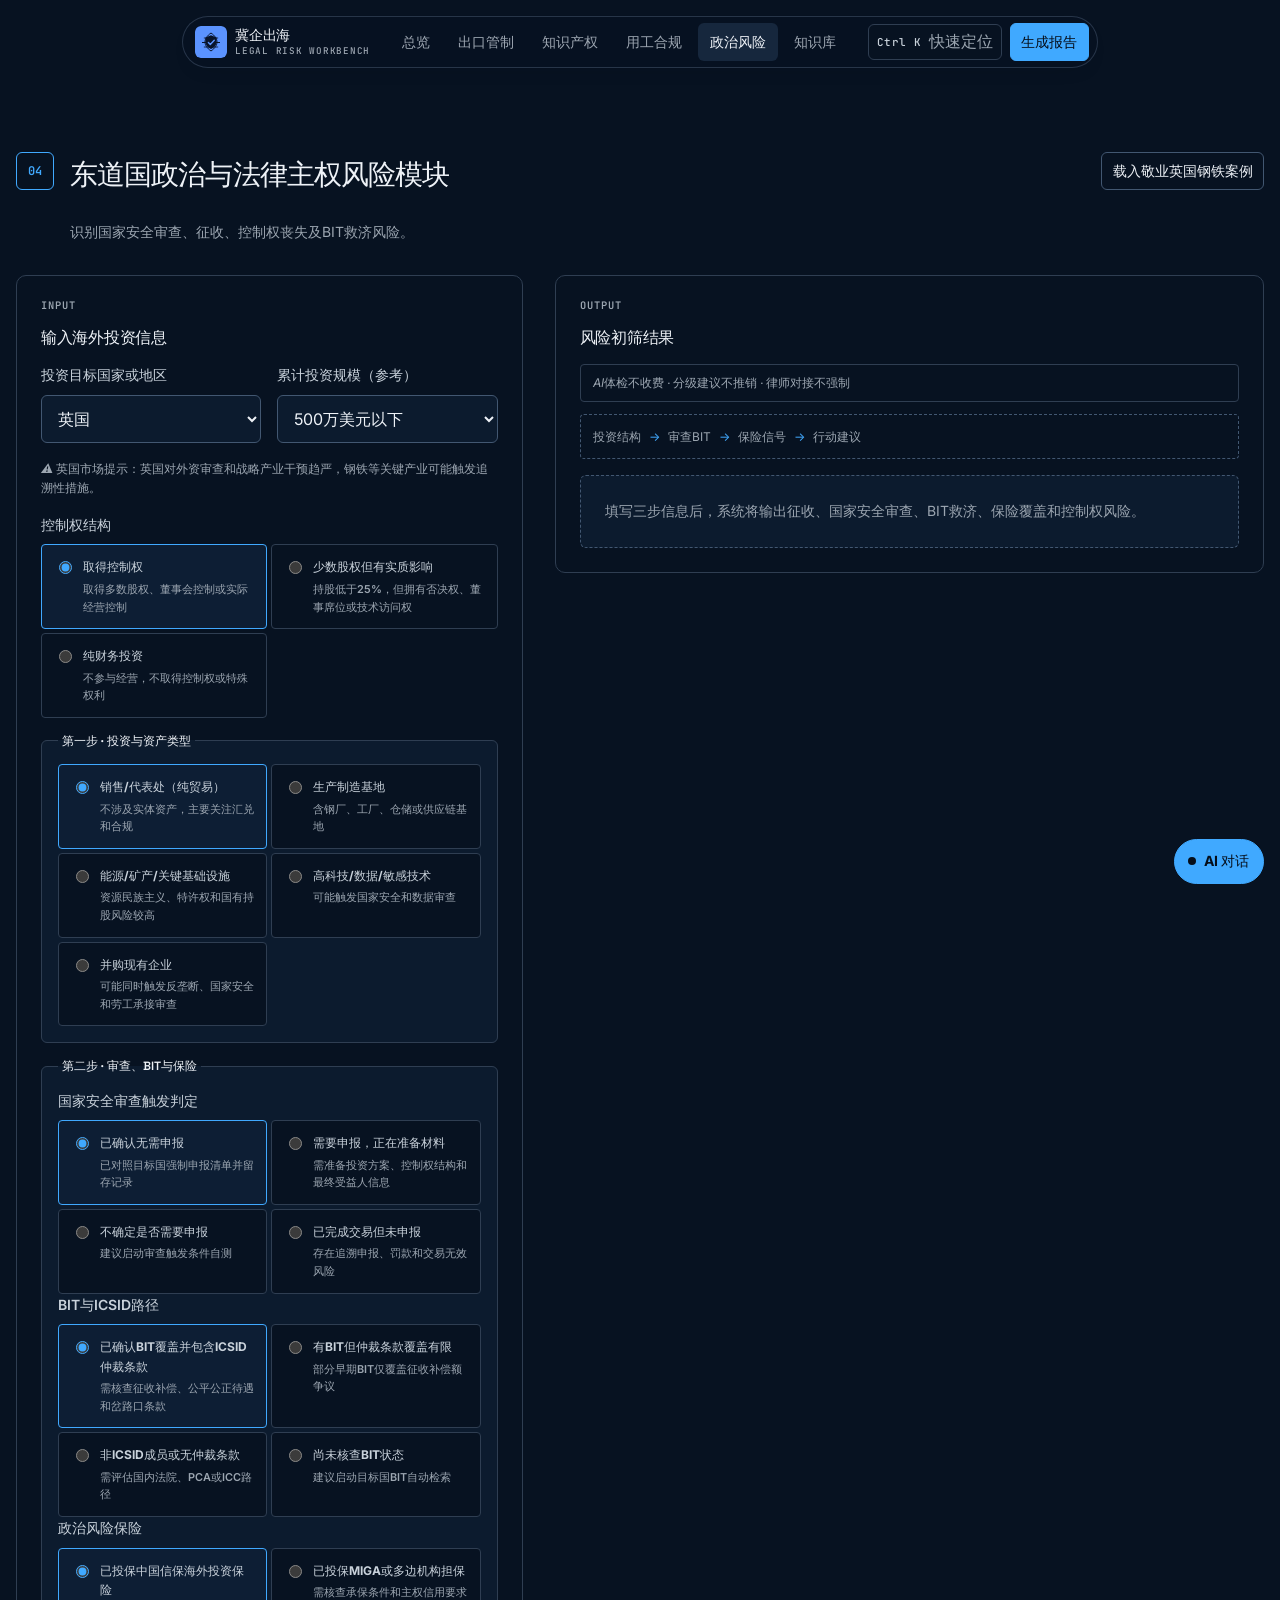
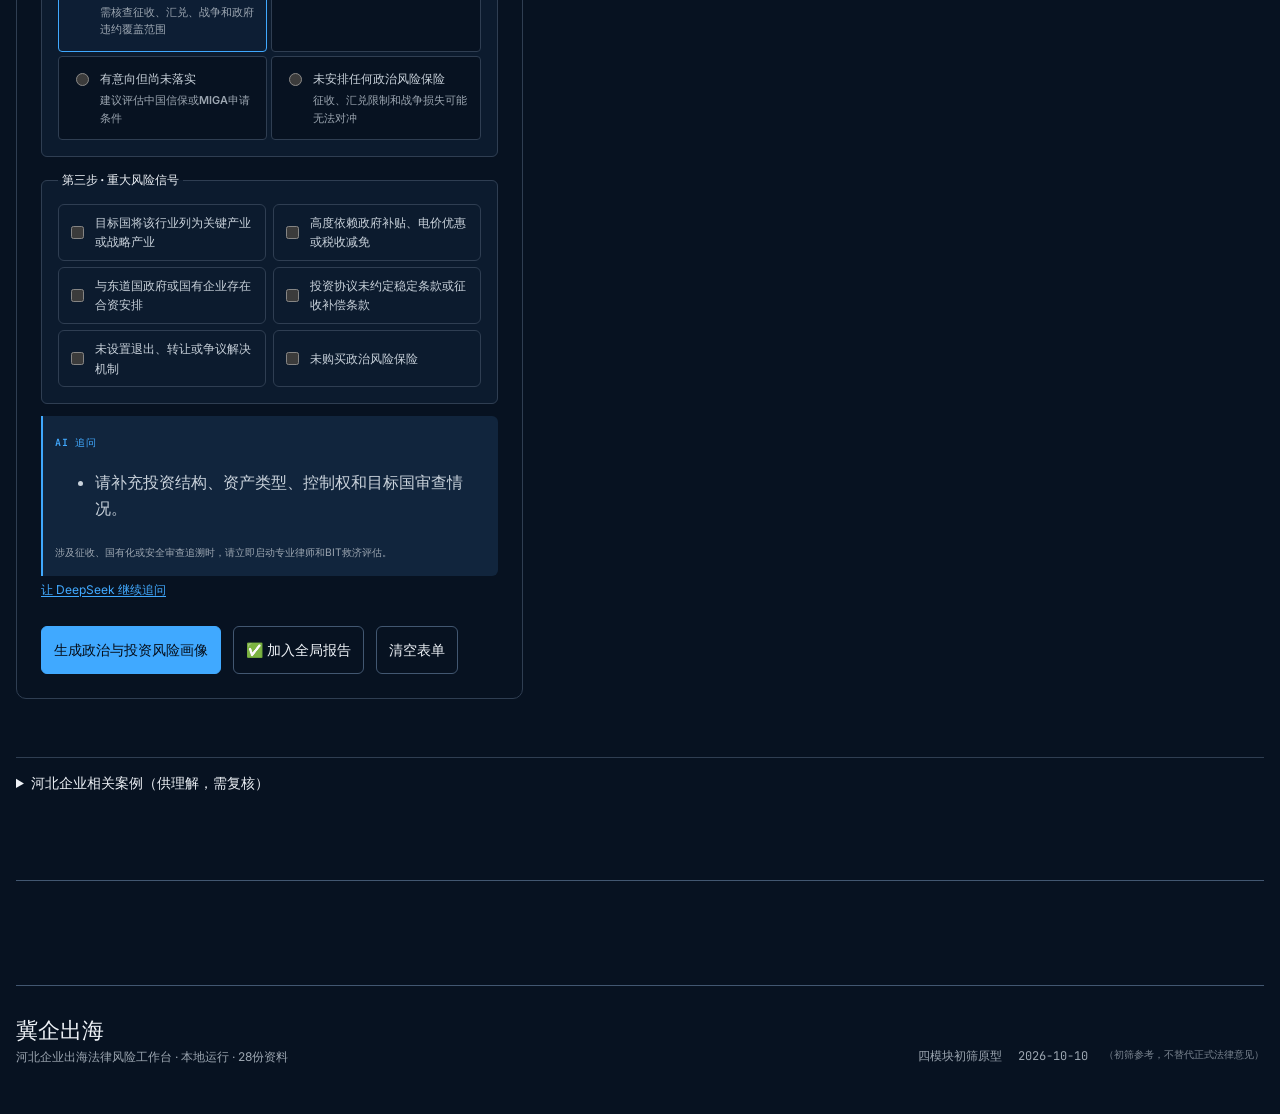
<file: modules/political.html>
﻿<!doctype html>
<html lang="zh-CN">
<head>
<base href="../" />
<meta charset="utf-8" />
<meta name="viewport" content="width=device-width, initial-scale=1" />
<meta name="theme-color" content="#08142b" />
<meta name="description" content="河北企业出海法律风险智能体：出口管制、知识产权、跨境用工、东道国政治与投资风险四模块初筛。" />
<title>冀企出海｜河北企业出海法律风险智能体</title>
<link rel="icon" href="assets/logo.svg" />
<link rel="preconnect" href="https://fonts.googleapis.com" />
<link rel="preconnect" href="https://fonts.gstatic.com" crossorigin />
<link href="https://fonts.googleapis.com/css2?family=Space+Grotesk:wght@400;500;600;700&family=Inter:wght@400;500;600&family=JetBrains+Mono:wght@400;500;600&display=swap" rel="stylesheet" />
<link rel="stylesheet" href="tokens.css" />
<link rel="stylesheet" href="assets/style.css" />
</head>
<body>
<header class="topbar">
  <div class="topbar-inner">
    <a class="brand" href="index.html#overview" aria-label="返回总览">
      <img class="brand-mark" src="assets/logo.svg" alt="" />
      <span class="brand-copy"><strong>冀企出海</strong><small>LEGAL RISK WORKBENCH</small></span>
    </a>
    <nav class="nav" aria-label="主导航">
      <a href="index.html#overview" class="active">总览</a>
      <a href="modules/export.html">出口管制</a>
      <a href="modules/ip.html">知识产权</a>
      <a href="modules/labor.html">用工合规</a>
      <a href="modules/political.html">政治风险</a>
      <a href="index.html#knowledge">知识库</a>
    </nav>
    <div class="top-actions">
      <button class="nav-command" id="openCommand" type="button" aria-label="打开快捷导航"><span class="command-key">Ctrl K</span><span>快速定位</span></button>
      <button class="btn small primary" id="openReport" type="button">生成报告</button>
    </div>
  </div>
</header>

<main class="container">
  <section class="hero" id="overview">
    <div class="hero-grid">
      <div>
        <span class="eyebrow">河北企业出海 · 四类高发法律风险初筛</span>
        <h1><span class="hero-title-main">出海法律风险的</span><span class="hero-title-accent">“分诊台”</span></h1>
        <p class="hero-lead"><em class="hero-disclaimer">（初筛参考，不替代正式法律意见）</em><br>出海合规，看不见的风险最致命。输入业务信息，AI 3分钟完成四大模块风险初筛。低风险自查自纠，高风险精准对接专业律师。</p>
<div class="hero-console" aria-label="智能体运行状态">
          <div class="console-line"><span class="console-prompt">$</span><code>risk.scan --markets EU,US --modules 4</code><span class="console-caret" aria-hidden="true"></span></div>
          <div class="console-meta"><span>LOCAL ENGINE</span><span>28 SOURCES</span><span>NO UPLOAD</span></div>
        </div>
                <div class="hero-actions">
          <a class="btn primary" href="modules/export.html">开始四模块诊断</a>
          <a class="btn" href="index.html#knowledge">进入法规知识库</a>
        </div>

      </div>

      <div class="panel profile-panel">
        <div class="panel-kicker">GLOBAL RISK PROFILE</div>
        <h2>全局风险画像</h2>
        <p class="panel-note">输入 3 组业务信息，AI 智能推算四大模块风险优先级。<em class="panel-disclaimer">（初筛参考，不替代正式法律意见）</em></p>
        <form id="profileForm">
          <div class="form-grid">
            <div class="field full">
              <label for="profileIndustry">企业所属行业</label>
              <select id="profileIndustry"></select>
              <div class="industry-hint" id="industryHint"></div>
            </div>
            <div class="field full">
              <span class="field-label">重点目标市场（可多选，支持搜索）</span>
              <div class="market-picker" id="marketPicker"></div>
              <div class="profile-followup" id="marketFollowup"></div>
            </div>
            <div class="field full">
              <span class="field-label">计划开展的出海业务（可多选）</span>
              <div class="multi-select" id="activityPicker" aria-label="计划开展的出海业务形式"></div>
              <div class="profile-followup" id="activityFollowup"></div>
            </div>
          </div>
          <div class="form-actions form-actions-stacked">
            <button class="btn primary btn-wide" type="submit">一键生成模块优先级</button>
            <button class="case-link" type="button" id="loadRecommendedCase">＋ 体验典型河北出海案例</button>
          </div>
        </form>
        <div class="quick-output" id="quickResult">
          <div class="empty">尚未生成画像。建议至少选择一项目标市场和一类出海业务。</div>
        </div>
      </div>
    </div>
  </section>

  <section class="metrics" aria-label="智能体状态">
    <div class="metric"><small>出口管制与海关</small><b id="metricExport">待评估</b><p id="metricExportNote">钢铁、许可证、两用物项申报</p></div>
    <div class="metric"><small>知识产权海外布局</small><b id="metricIp">待评估</b><p id="metricIpNote">商标、专利、平台投诉</p></div>
    <div class="metric"><small>跨境用工合规</small><b id="metricLabor">待评估</b><p id="metricLaborNote">资格、三件套合同、工时</p></div>
    <div class="metric"><small>东道国政治与投资</small><b id="metricPolitical">待评估</b><p id="metricPoliticalNote">BIT、征收、政治风险保险</p></div>
  </section>

  <nav class="module-nav" aria-label="四大模块快捷入口">
    <a href="modules/export.html" data-num="01"><b>出口管制与海关合规</b><span>产品、HS编码、许可证与申报一致性</span></a>
    <a href="modules/ip.html" data-num="02"><b>知识产权海外布局</b><span>商标抢注、专利侵权与平台风险</span></a>
    <a href="modules/labor.html" data-num="03"><b>跨境用工合规</b><span>对外劳务资格、合同、工时与社保</span></a>
    <a href="modules/political.html" data-num="04"><b>政治与法律主权风险</b><span>BIT、国家安全审查、征收与保险</span></a>
  </nav>
  <div class="module-bulk-actions">
    <button class="btn primary" type="button" id="runAllModules">一键生成综合评估</button>
    <span>依次运行四个模块，并将结果汇总到综合报告</span>
  </div>

  <section class="workspace" aria-label="四模块风险诊断">
    <article class="panel module-card" id="module-export" data-module="export">
      <div class="module-head">
        <div class="module-title-wrap">
          <div class="module-index">01</div>
          <div><h2>出口管制与海关合规模块</h2><p>识别产品管制属性、许可证、申报要素和贸易救济风险。</p></div>
        </div>
        <button class="btn small sample-btn" type="button" data-sample="export">载入河北钢铁案例</button>
      </div>
      <div class="module-layout">
        <div class="form-panel" data-panel="INPUT">
          <h3>输入出口业务信息</h3>
          <form id="exportForm">
            <div class="form-grid">
              <div class="field">
                <label for="exportType">产品类别</label>
                <select id="exportType">
                  <option value="steel">钢铁及金属制品</option>
                  <option value="dual">可能受控的两用物项</option>
                  <option value="chemical">化学品、农药</option>
                  <option value="technology">技术、软件或设备</option>
                  <option value="agri">农产品、食品</option>
                  <option value="general">一般消费品</option>
                </select>
              </div>
              <div class="field">
                <label for="exportMarket">主要出口市场</label>
                <select id="exportMarket">
                  <option value="eu">欧盟</option><option value="us">美国</option><option value="uk">英国</option>
                  <option value="turkey">土耳其</option><option value="sea">东南亚</option><option value="other">其他市场</option>
                </select>
              </div>
              <div class="field full"><div class="control-hint" id="exportCategoryHint"></div></div>
              <div class="field full">
                <label for="exportHs">HS编码或产品描述 <span class="field-help">必填。系统将以HS编码、材质、用途和技术参数判断管制可能性</span></label>
                <input id="exportHs" type="text" required placeholder="例如：7208.51 热轧卷板 / 化合物名称 / 设备技术参数" />
                <button class="inline-link" type="button" id="exportAiClassify">不会归类？使用 AI 辅助归类</button>
              </div>
            </div>

            <fieldset class="form-section">
              <legend>管制属性排查进度</legend>
              <div class="choice-grid">
                <label class="choice-card"><input type="radio" name="exportScreening" value="verified" checked /><span><b>已对照管制清单逐项排查</b><small>已核查清单、技术参数和最终用途</small></span></label>
                <label class="choice-card"><input type="radio" name="exportScreening" value="partial" /><span><b>仅核对了HS编码</b><small>尚未核查元素含量、技术指标等参数</small></span></label>
                <label class="choice-card"><input type="radio" name="exportScreening" value="freight" /><span><b>依赖货代/报关行判断</b><small>由外部服务商协助判断是否需要许可</small></span></label>
                <label class="choice-card"><input type="radio" name="exportScreening" value="unknown" /><span><b>完全不了解是否需要许可</b><small>需要从产品属性开始辅助排查</small></span></label>
              </div>
            </fieldset>

            <fieldset class="form-section">
              <legend>HS编码归类风险自查</legend>
              <div class="choice-grid">
                <label class="choice-card"><input type="radio" name="exportClassification" value="predetermination" checked /><span><b>已使用归类预裁定或专业服务</b><small>已核对目的国编码差异</small></span></label>
                <label class="choice-card"><input type="radio" name="exportClassification" value="self" /><span><b>自行归类，参考同类产品</b><small>可能存在材质、功能或用途争议</small></span></label>
                <label class="choice-card"><input type="radio" name="exportClassification" value="history" /><span><b>曾被海关质疑或调整</b><small>需要评估信用等级和整改影响</small></span></label>
                <label class="choice-card"><input type="radio" name="exportClassification" value="none" /><span><b>未关注过归类问题</b><small>建议启动HS编码辅助归类</small></span></label>
              </div>
            </fieldset>

            <fieldset class="form-section">
              <legend>业务模式合规排查</legend>
              <div class="field full">
                <span class="field-label">出口模式</span>
                <div class="choice-grid">
                  <label class="choice-card"><input type="radio" name="exportMode" value="self" checked /><span><b>自营出口</b><small>自有进出口权，自行报关</small></span></label>
                  <label class="choice-card"><input type="radio" name="exportMode" value="agent" /><span><b>委托代理出口</b><small>通过外贸公司、货代或代理报关</small></span></label>
                </div>
              </div>
              <div class="field full">
                <span class="field-label">技术与贸易救济信号</span>
                <div class="check-row">
                  <label class="check"><input id="exportUSOrigin" type="checkbox" /> 产品包含美国原产技术或软件成分</label>
                  <label class="check"><input id="exportTech" type="checkbox" /> 涉及技术资料、软件或再出口</label>
                  <label class="check"><input id="exportTradeRemedy" type="checkbox" /> 目的国曾发起“双反”、301或337调查</label>
                </div>
              </div>
              <div class="field full">
                <span class="field-label">最终用户与最终用途</span>
                <div class="check-row">
                  <label class="check"><input id="exportMilitary" type="checkbox" /> 最终用户涉及军事、警用或政府机构</label>
                  <label class="check"><input id="exportSensitiveUse" type="checkbox" /> 最终用途涉及核、导、生化等敏感领域</label>
                </div>
              </div>
            </fieldset>
            <div class="module-followup" id="exportFollowup" aria-live="polite"></div>
            <div class="form-actions">
              <button class="btn primary" type="submit">生成出口风险清单</button>
              <button class="btn" type="button" data-add-report="export">✅ 加入全局报告</button>
              <button class="btn" type="reset" data-clear-module>清空表单</button>
            </div>
          </form>

        </div>
        <div class="result-panel" data-panel="OUTPUT" id="exportResult" aria-live="polite">
          <h3>风险初筛结果</h3>
          <div class="service-promise">AI体检不收费 · 分级建议不推销 · 律师对接不强制</div>
          <div class="triage-flow"><span>填写信息</span><i>→</i><span>AI初筛</span><i>→</i><span>风险分级</span><i>→</i><span>建议行动</span></div>
          <div class="empty">填写左侧信息后，系统将按“管制属性—许可要求—归类风险—贸易救济—碳关税”生成分诊结果。</div>
        </div>
      </div>
    ﻿      <details class="case-fold">
        <summary>河北企业相关案例（供理解，需复核）</summary>
        <div class="case-fold-grid">
          <article><b>华腾大塘（廊坊）国际贸易有限公司</b><p>出口搪玻璃反应罐归类错误案，罚款4.6万元。</p></article>
          <article><b>洋山海关化纤装饰品案</b><p>申报品名为化纤装饰品，经鉴定与军需装备特征相符，被纳入军品出口管理范围，罚款2.9万元。</p></article>
          <article><b>青岛瑞米诺贸易数控铣床案</b><p>未核实技术参数，涉及出口管制判断偏差，罚款3.73万元。</p></article>
        </div>
      </details>
</article>

    <article class="panel module-card" id="module-ip" data-module="ip">
      <div class="module-head">
        <div class="module-title-wrap">
          <div class="module-index">02</div>
          <div><h2>知识产权海外布局模块</h2><p>检查商标、专利、平台投诉和产品自由实施风险。</p></div>
        </div>
        <button class="btn small sample-btn" type="button" data-sample="ip">载入河北车企案例</button>
      </div>
      <div class="module-layout">
        <div class="form-panel" data-panel="INPUT">
          <h3>输入目标市场与权利状态</h3>
          <form id="ipForm">
            <div class="form-grid">
              <div class="field full">
                <label for="ipMarket">首要目标市场</label>
                <select id="ipMarket">
                  <option value="turkey">土耳其</option><option value="us">美国</option><option value="eu">欧盟</option>
                  <option value="uk">英国</option><option value="sea">东南亚</option><option value="other">其他市场</option>
                </select>
                <div class="control-hint" id="ipMarketHint"></div>
              </div>
            </div>

            <fieldset class="form-section">
              <legend>第一步 · 品牌保护状态</legend>
              <div class="choice-grid">
                <label class="choice-card"><input type="radio" name="ipBrandStage" value="registered" checked /><span><b>核心市场已注册，且有监测机制</b><small>布局相对完善，仍需持续监测公告</small></span></label>
                <label class="choice-card"><input type="radio" name="ipBrandStage" value="partial" /><span><b>已注册部分国家，但未全面覆盖</b><small>未注册市场可能存在抢注风险</small></span></label>
                <label class="choice-card"><input type="radio" name="ipBrandStage" value="oem" /><span><b>使用客户商标/为海外品牌代工</b><small>需关注授权范围、知识产权归属和担保责任</small></span></label>
                <label class="choice-card"><input type="radio" name="ipBrandStage" value="dispute" /><span><b>商标已被抢注或收到侵权指控</b><small>需要立即进入异议、无效或应诉流程</small></span></label>
              </div>
            </fieldset>

            <fieldset class="form-section">
              <legend>第二步 · 产品技术风险与FTO状态</legend>
              <div class="choice-grid">
                <label class="choice-card"><input type="radio" name="ipFtoStatus" value="ready" checked /><span><b>已完成FTO检索，且核心专利已申请</b><small>仍需关注年费和竞争对手专利动态</small></span></label>
                <label class="choice-card"><input type="radio" name="ipFtoStatus" value="patentOnly" /><span><b>已申请专利，但未做FTO检索</b><small>专利申请不等于不侵犯他人在先专利</small></span></label>
                <label class="choice-card"><input type="radio" name="ipFtoStatus" value="none" /><span><b>未做专利布局，参考同类产品设计</b><small>可能面临TRO、账户冻结和临时禁令</small></span></label>
                <label class="choice-card"><input type="radio" name="ipFtoStatus" value="warning" /><span><b>已收到专利警告函或平台投诉</b><small>需要立即固定证据并评估抗辩路径</small></span></label>
              </div>
            </fieldset>

            <fieldset class="form-section">
              <legend>第三步 · 争议与合规状态</legend>
              <div class="field full">
                <span class="field-label">平台与争议状态</span>
                <div class="check-row">
                  <label class="check"><input id="ipEcommerce" type="checkbox" /> 计划或正在亚马逊/TikTok Shop/Temu等平台销售</label>
                  <label class="check"><input id="ipComplaint" type="checkbox" /> 已收到平台侵权投诉、链接下架或律师函</label>
                  <label class="check"><input id="ipOemIndemnity" type="checkbox" /> 客户要求我方承担知识产权担保责任</label>
                  <label class="check"><input id="ipGeneric" type="checkbox" /> 品牌名称或设计辨识度较低</label>
                </div>
              </div>
              <div class="field full">
                <span class="field-label">海关备案与贸易救济</span>
                <div class="check-row">
                  <label class="check"><input id="ipCustomsFiled" type="checkbox" /> 已完成知识产权海关备案</label>
                  <label class="check"><input id="ipUsPatentHeavy" type="checkbox" /> 产品出口美国，且涉及专利密集型技术</label>
                  <label class="check"><input id="ipTradeCase" type="checkbox" /> 目的国曾发生337调查或知识产权诉讼</label>
                </div>
              </div>
            </fieldset>

            <div class="module-followup" id="ipFollowup" aria-live="polite"></div>
            <div class="form-actions">
              <button class="btn primary" type="submit">生成知识产权布局建议</button>
              <button class="btn" type="button" data-add-report="ip">✅ 加入全局报告</button>
              <button class="btn" type="reset" data-clear-module>清空表单</button>
            </div>
          </form>

        </div>
        <div class="result-panel" data-panel="OUTPUT" id="ipResult" aria-live="polite">
          <h3>风险初筛结果</h3>
          <div class="service-promise">AI体检不收费 · 分级建议不推销 · 律师对接不强制</div>
          <div class="triage-flow"><span>品牌保护</span><i>→</i><span>技术FTO</span><i>→</i><span>争议合规</span><i>→</i><span>行动建议</span></div>
          <div class="empty">填写三步信息后，系统将输出商标抢注、专利侵权、平台合规、海关备案和争议应对建议。</div>
        </div>
      </div>
    ﻿      <details class="case-fold">
        <summary>河北企业相关案例（供理解，需复核）</summary>
        <div class="case-fold-grid">
          <article><b>河北车企土耳其商标抢注案</b><p>长城汽车、中兴汽车等多家车企商标在土耳其疑似被恶意抢注，凸显海外商标监测和异议机制的重要性。</p></article>
          <article><b>南宫毛毡企业海外商标侵权案</b><p>多家河北毛毡企业卷入海外商标侵权纠纷，地方市场监管部门指导应对，成功守住欧盟、北美核心市场。</p></article>
          <article><b>唐山智能机器人企业专利突破案</b><p>企业面临境外竞争对手技术壁垒，通过目标市场专利数据梳理和技术架构解析推进赴美市场布局。</p></article>
          <article><b>石家庄悦熙商贸海关处罚案</b><p>出口货物涉及知识产权侵权，被海关行政处罚，提示海关备案和货物流转审查的重要性。</p></article>
        </div>
      </details>
</article>
    <article class="panel module-card" id="module-labor" data-module="labor">
      <div class="module-head">
        <div class="module-title-wrap">
          <div class="module-index">03</div>
          <div><h2>跨境用工合规模块</h2><p>检查对外劳务资格、三件套合同、工时、社保与属地劳动法风险。</p></div>
        </div>
        <button class="btn small sample-btn" type="button" data-sample="labor">载入劳务合作案例</button>
      </div>
      <div class="module-layout">
        <div class="form-panel" data-panel="INPUT">
          <h3>输入用工模式与人员信息</h3>
          <form id="laborForm">
            <div class="form-grid">
              <div class="field">
                <label for="laborMarket">主要用工国家或地区</label>
                <select id="laborMarket">
                  <option value="eu">欧盟国家</option><option value="us">美国</option><option value="uk">英国</option>
                  <option value="saudi">沙特阿拉伯</option><option value="mexico">墨西哥</option><option value="brazil">巴西</option>
                  <option value="sea">东南亚</option><option value="other">其他地区</option>
                </select>
              </div>
              <div class="field">
                <label for="laborWorkers">预计用工人数</label>
                <input id="laborWorkers" type="number" min="1" value="10" />
              </div>
              <div class="field full"><div class="control-hint" id="laborMarketHint"></div></div>
            </div>

            <fieldset class="form-section">
              <legend>第一步 · 用工模式与合规路径</legend>
              <div class="choice-grid">
                <label class="choice-card"><input type="radio" name="laborMode" value="local" checked /><span><b>目标国本地雇佣（已设立当地实体）</b><small>由当地子公司或分公司直接签订劳动合同</small></span></label>
                <label class="choice-card"><input type="radio" name="laborMode" value="dispatch" /><span><b>中国对外劳务合作或外派</b><small>未设当地实体，通过国内主体派遣员工</small></span></label>
                <label class="choice-card"><input type="radio" name="laborMode" value="mixed" /><span><b>本地雇佣与外派混合</b><small>部分岗位本地招聘，核心岗位国内派遣</small></span></label>
                <label class="choice-card"><input type="radio" name="laborMode" value="outsourcing" /><span><b>通过外包商/劳务派遣用工</b><small>用工事务交由第三方服务商处理</small></span></label>
              </div>
            </fieldset>

            <fieldset class="form-section">
              <legend>第二步 · 资质与合同状态</legend>
              <div class="field full">
                <span class="field-label">资质与备案状态</span>
                <div class="choice-grid">
                  <label class="choice-card"><input type="radio" name="laborQualification" value="qualified" checked /><span><b>已取得资格并完成全部外派备案</b><small>包括风险处置备用金和使领馆报告</small></span></label>
                  <label class="choice-card"><input type="radio" name="laborQualification" value="partial" /><span><b>有资格，但部分外派备案未完成</b><small>存在补办备案和行政处罚风险</small></span></label>
                  <label class="choice-card"><input type="radio" name="laborQualification" value="none" /><span><b>未取得资格，借用资质或委托第三方</b><small>可能触发吊销资质、罚款甚至刑责</small></span></label>
                  <label class="choice-card"><input type="radio" name="laborQualification" value="na" /><span><b>不涉及对外劳务合作</b><small>仅目标国本地雇佣</small></span></label>
                </div>
              </div>
              <div class="field full">
                <span class="field-label">合同签署与证据保全状态</span>
                <div class="choice-grid">
                  <label class="choice-card"><input type="radio" name="laborContracts" value="full" checked /><span><b>全套合同已签署并完成公证认证</b><small>对外劳务合作合同、服务合同、劳动合同齐全</small></span></label>
                  <label class="choice-card"><input type="radio" name="laborContracts" value="partial" /><span><b>已签部分合同，但有关键缺口</b><small>缺少外派协议或当地劳动合同</small></span></label>
                  <label class="choice-card"><input type="radio" name="laborContracts" value="none" /><span><b>未签订书面合同或仅口头约定</b><small>发生争议时举证和救济困难</small></span></label>
                  <label class="choice-card"><input type="radio" name="laborContracts" value="domesticTemplate" /><span><b>直接套用国内劳动合同模板</b><small>可能不符合东道国强制性规定</small></span></label>
                </div>
              </div>
            </fieldset>

            <fieldset class="form-section">
              <legend>第三步 · 劳动基准与工会合规</legend>
              <div class="field full">
                <span class="field-label">工时与加班制度</span>
                <div class="choice-grid">
                  <label class="choice-card"><input type="radio" name="laborHours" value="local" checked /><span><b>已按目标国标准制定工时与加班制度</b><small>已建立考勤、审批和工会告知机制</small></span></label>
                  <label class="choice-card"><input type="radio" name="laborHours" value="domestic" /><span><b>沿用国内工时制度，尚未属地化</b><small>存在工时、休假和加班限制冲突</small></span></label>
                  <label class="choice-card"><input type="radio" name="laborHours" value="overtime" /><span><b>存在超时加班但已记录</b><small>尚未补发加班工资或调休</small></span></label>
                  <label class="choice-card"><input type="radio" name="laborHours" value="noRecord" /><span><b>存在无记录加班或未支付加班费</b><small>可能触发劳动监察和强迫劳动审查</small></span></label>
                </div>
              </div>
              <div class="field full">
                <span class="field-label">薪酬与社保合规状态</span>
                <div class="choice-grid">
                  <label class="choice-card"><input type="radio" name="laborSocial" value="full" checked /><span><b>全部依法缴纳并留档</b><small>工资、个税、社保和福利记录完整</small></span></label>
                  <label class="choice-card"><input type="radio" name="laborSocial" value="partial" /><span><b>部分缴纳或存在差额</b><small>可能被要求补缴并产生罚款</small></span></label>
                  <label class="choice-card"><input type="radio" name="laborSocial" value="none" /><span><b>未缴纳或未建立当地记录</b><small>双法域社保适用边界不清</small></span></label>
                  <label class="choice-card"><input type="radio" name="laborSocial" value="unknown" /><span><b>尚未确认社保缴纳状态</b><small>需要先完成社保合规快速排查</small></span></label>
                </div>
              </div>
              <div class="field full">
                <span class="field-label">工会与集体协商合规状态</span>
                <div class="choice-grid">
                  <label class="choice-card"><input type="radio" name="laborUnion" value="handled" checked /><span><b>已识别工会要求并建立沟通机制</b><small>已就工时、加班和薪酬进行协商</small></span></label>
                  <label class="choice-card"><input type="radio" name="laborUnion" value="aware" /><span><b>了解基本要求，但未正式沟通</b><small>可能出现集体争议升级</small></span></label>
                  <label class="choice-card"><input type="radio" name="laborUnion" value="unknown" /><span><b>完全不清楚目标国工会要求</b><small>需要开展工会制度和集体协商排查</small></span></label>
                  <label class="choice-card"><input type="radio" name="laborUnion" value="dispute" /><span><b>已发生工会投诉或集体协商争议</b><small>需要立即进入应急处置和律师介入</small></span></label>
                </div>
              </div>
            </fieldset>

            <div class="module-followup" id="laborFollowup" aria-live="polite"></div>
            <div class="form-actions">
              <button class="btn primary" type="submit">生成跨境用工合规清单</button>
              <button class="btn" type="button" data-add-report="labor">✅ 加入全局报告</button>
              <button class="btn" type="reset" data-clear-module>清空表单</button>
            </div>
          </form>

        </div>
        <div class="result-panel" data-panel="OUTPUT" id="laborResult" aria-live="polite">
          <h3>风险初筛结果</h3>
          <div class="service-promise">AI体检不收费 · 分级建议不推销 · 律师对接不强制</div>
          <div class="triage-flow"><span>用工模式</span><i>→</i><span>资质合同</span><i>→</i><span>劳动基准</span><i>→</i><span>行动建议</span></div>
          <div class="empty">填写三步信息后，系统将输出双法域、资质备案、合同证据、工时社保和工会协商风险。</div>
        </div>
      </div>
    ﻿      <details class="case-fold">
        <summary>河北企业相关案例（供理解，需复核）</summary>
        <div class="case-fold-grid">
          <article><b>河北中信境外就业服务有限公司违规案</b><p>允许其他单位以本企业名义组织劳务、未安排培训、未签书面合同、未向使领馆报告，被吊销对外劳务合作资格并罚款。</p></article>
          <article><b>保定徐水跨境劳务纠纷线上调解案</b><p>7名劳务人员因劳务报酬纠纷诉至法院，法院通过线上调解和分层沟通化解争议。</p></article>
          <article><b>河北谦谦对外劳务合作有限公司诈骗案</b><p>涉嫌以“赴澳打工”等名义实施诈骗并引发委托合同纠纷，后被列入经营异常名录。</p></article>
          <article><b>河北金源出入境服务有限公司劳务纠纷案</b><p>涉及劳务服务合同纠纷，提示合同、收费和境外安置责任需清晰约定。</p></article>
        </div>
      </details>
</article>

    <article class="panel module-card" id="module-political" data-module="political">
      <div class="module-head">
        <div class="module-title-wrap">
          <div class="module-index">04</div>
          <div><h2>东道国政治与法律主权风险模块</h2><p>识别国家安全审查、征收、控制权丧失及BIT救济风险。</p></div>
        </div>
        <button class="btn small sample-btn" type="button" data-sample="political">载入敬业英国钢铁案例</button>
      </div>
      <div class="module-layout">
        <div class="form-panel" data-panel="INPUT">
          <h3>输入海外投资信息</h3>
          <form id="politicalForm">
            <div class="form-grid">
              <div class="field">
                <label for="politicalMarket">投资目标国家或地区</label>
                <select id="politicalMarket">
                  <option value="uk">英国</option><option value="eu">欧盟国家</option><option value="us">美国</option>
                  <option value="turkey">土耳其</option><option value="latam">拉美国家</option><option value="sea">东南亚</option><option value="other">其他地区</option>
                </select>
              </div>
              <div class="field">
                <label for="investmentScale">累计投资规模（参考）</label>
                <select id="investmentScale">
                  <option value="small">500万美元以下</option><option value="medium">500万至5000万美元</option>
                  <option value="large">5000万至5亿美元</option><option value="xlarge">5亿美元以上</option>
                </select>
              </div>
              <div class="field full"><div class="control-hint" id="politicalMarketHint"></div></div>
              <div class="field full">
                <span class="field-label">控制权结构</span>
                <div class="choice-grid">
                  <label class="choice-card"><input type="radio" name="investmentControl" value="control" checked /><span><b>取得控制权</b><small>取得多数股权、董事会控制或实际经营控制</small></span></label>
                  <label class="choice-card"><input type="radio" name="investmentControl" value="influence" /><span><b>少数股权但有实质影响</b><small>持股低于25%，但拥有否决权、董事席位或技术访问权</small></span></label>
                  <label class="choice-card"><input type="radio" name="investmentControl" value="passive" /><span><b>纯财务投资</b><small>不参与经营，不取得控制权或特殊权利</small></span></label>
                </div>
              </div>
            </div>

            <fieldset class="form-section">
              <legend>第一步 · 投资与资产类型</legend>
              <div class="choice-grid">
                <label class="choice-card"><input type="radio" name="assetType" value="sales" checked /><span><b>销售/代表处（纯贸易）</b><small>不涉及实体资产，主要关注汇兑和合规</small></span></label>
                <label class="choice-card"><input type="radio" name="assetType" value="factory" /><span><b>生产制造基地</b><small>含钢厂、工厂、仓储或供应链基地</small></span></label>
                <label class="choice-card"><input type="radio" name="assetType" value="resource" /><span><b>能源/矿产/关键基础设施</b><small>资源民族主义、特许权和国有持股风险较高</small></span></label>
                <label class="choice-card"><input type="radio" name="assetType" value="tech" /><span><b>高科技/数据/敏感技术</b><small>可能触发国家安全和数据审查</small></span></label>
                <label class="choice-card"><input type="radio" name="assetType" value="ma" /><span><b>并购现有企业</b><small>可能同时触发反垄断、国家安全和劳工承接审查</small></span></label>
              </div>
            </fieldset>

            <fieldset class="form-section">
              <legend>第二步 · 审查、BIT与保险</legend>
              <div class="field full">
                <span class="field-label">国家安全审查触发判定</span>
                <div class="choice-grid">
                  <label class="choice-card"><input type="radio" name="securityReview" value="cleared" checked /><span><b>已确认无需申报</b><small>已对照目标国强制申报清单并留存记录</small></span></label>
                  <label class="choice-card"><input type="radio" name="securityReview" value="preparing" /><span><b>需要申报，正在准备材料</b><small>需准备投资方案、控制权结构和最终受益人信息</small></span></label>
                  <label class="choice-card"><input type="radio" name="securityReview" value="uncertain" /><span><b>不确定是否需要申报</b><small>建议启动审查触发条件自测</small></span></label>
                  <label class="choice-card"><input type="radio" name="securityReview" value="completed" /><span><b>已完成交易但未申报</b><small>存在追溯申报、罚款和交易无效风险</small></span></label>
                </div>
              </div>
              <div class="field full">
                <span class="field-label">BIT与ICSID路径</span>
                <div class="choice-grid">
                  <label class="choice-card"><input type="radio" name="bitStatus" value="covered" checked /><span><b>已确认BIT覆盖并包含ICSID仲裁条款</b><small>需核查征收补偿、公平公正待遇和岔路口条款</small></span></label>
                  <label class="choice-card"><input type="radio" name="bitStatus" value="limited" /><span><b>有BIT但仲裁条款覆盖有限</b><small>部分早期BIT仅覆盖征收补偿额争议</small></span></label>
                  <label class="choice-card"><input type="radio" name="bitStatus" value="none" /><span><b>非ICSID成员或无仲裁条款</b><small>需评估国内法院、PCA或ICC路径</small></span></label>
                  <label class="choice-card"><input type="radio" name="bitStatus" value="unknown" /><span><b>尚未核查BIT状态</b><small>建议启动目标国BIT自动检索</small></span></label>
                </div>
              </div>
              <div class="field full">
                <span class="field-label">政治风险保险</span>
                <div class="choice-grid">
                  <label class="choice-card"><input type="radio" name="insurance" value="sinosure" checked /><span><b>已投保中国信保海外投资保险</b><small>需核查征收、汇兑、战争和政府违约覆盖范围</small></span></label>
                  <label class="choice-card"><input type="radio" name="insurance" value="miga" /><span><b>已投保MIGA或多边机构担保</b><small>需核查承保条件和主权信用要求</small></span></label>
                  <label class="choice-card"><input type="radio" name="insurance" value="intended" /><span><b>有意向但尚未落实</b><small>建议评估中国信保或MIGA申请条件</small></span></label>
                  <label class="choice-card"><input type="radio" name="insurance" value="none" /><span><b>未安排任何政治风险保险</b><small>征收、汇兑限制和战争损失可能无法对冲</small></span></label>
                </div>
              </div>
            </fieldset>

            <fieldset class="form-section">
              <legend>第三步 · 重大风险信号</legend>
              <div class="check-row">
                <label class="check"><input id="politicalCriticalIndustry" type="checkbox" /> 目标国将该行业列为关键产业或战略产业</label>
                <label class="check"><input id="politicalGovDependency" type="checkbox" /> 高度依赖政府补贴、电价优惠或税收减免</label>
                <label class="check"><input id="politicalGovJV" type="checkbox" /> 与东道国政府或国有企业存在合资安排</label>
                <label class="check"><input id="politicalNoStability" type="checkbox" /> 投资协议未约定稳定条款或征收补偿条款</label>
                <label class="check"><input id="politicalNoExit" type="checkbox" /> 未设置退出、转让或争议解决机制</label>
                <label class="check"><input id="politicalNoInsurance" type="checkbox" /> 未购买政治风险保险</label>
              </div>
            </fieldset>

            <div class="module-followup" id="politicalFollowup" aria-live="polite"></div>
            <div class="form-actions">
              <button class="btn primary" type="submit">生成政治与投资风险画像</button>
              <button class="btn" type="button" data-add-report="political">✅ 加入全局报告</button>
              <button class="btn" type="reset" data-clear-module>清空表单</button>
            </div>
          </form>

        </div>
        <div class="result-panel" data-panel="OUTPUT" id="politicalResult" aria-live="polite">
          <h3>风险初筛结果</h3>
          <div class="service-promise">AI体检不收费 · 分级建议不推销 · 律师对接不强制</div>
          <div class="triage-flow"><span>投资结构</span><i>→</i><span>审查BIT</span><i>→</i><span>保险信号</span><i>→</i><span>行动建议</span></div>
          <div class="empty">填写三步信息后，系统将输出征收、国家安全审查、BIT救济、保险覆盖和控制权风险。</div>
        </div>
      </div>
    ﻿      <details class="case-fold">
        <summary>河北企业相关案例（供理解，需复核）</summary>
        <div class="case-fold-grid">
          <article><b>敬业集团英国钢铁公司被国有化案</b><p>2020年以7000万英镑收购，后续投入超12亿英镑；英国政府通过特别法案接管并推动国有化。敬业集团依据中英BIT启动磋商并要求赔偿。核心教训：普通制造业资产若被认定为关键产业，也可能触发国有化。</p></article>
        </div>
      </details>
</article>
  </section>
    <section class="feature-explore" id="new-feature">
    <div class="feature-copy">
      <span class="feature-kicker">专项场景探索</span>
      <h2>跨境电商 · 石家庄产业带专项检测</h2>
      <p class="feature-lead">针对石家庄产业带，提供商品准入、AIGC素材、资质链路专项检测。该工具是四大风险模块在跨境电商场景下的具象化入口。</p>
    </div>
    <div class="feature-actions">
      <a class="btn" href="features/shijiazhuang-cross-border-ecommerce.html">进入新功能探索</a>
    </div>
  </section>

<section class="section" id="knowledge">
    <div class="section-head">
      <div><h2>系统知识库</h2><p>来源包括 7 份中国法律法规、20 份国际条约与外国法律，以及 1 份海关行政处罚决定书。</p></div>
      <div class="section-actions"><span class="eyebrow">原文可检索、可预览、可下载</span></div>
    </div>
    <div class="knowledge-toolbar">
      <div class="search-box"><input id="kbSearch" type="search" placeholder="搜索法规、条约、国家、风险关键词…" aria-label="搜索知识库" /></div>
      <div class="filter-buttons" id="kbModuleFilters">
        <button class="filter-btn active" type="button" data-filter="all">全部模块</button>
        <button class="filter-btn" type="button" data-filter="export">出口管制</button>
        <button class="filter-btn" type="button" data-filter="ip">知识产权</button>
        <button class="filter-btn" type="button" data-filter="labor">跨境用工</button>
        <button class="filter-btn" type="button" data-filter="political">政治与投资</button>
      </div>
      <select id="kbTypeFilter" aria-label="文件格式筛选"><option value="all">全部格式</option><option value="PDF">PDF</option><option value="DOCX">DOCX</option></select>
    </div>
    <div class="kb-summary"><span>共收录 <strong id="kbCount">28</strong> 份资料</span><span>·</span><span>当前显示 <strong id="kbVisibleCount">28</strong> 份</span><span>·</span><span>知识库仅作规则依据与原文检索，不构成法律意见。</span></div>
    <div class="knowledge-list" id="knowledgeList"></div>
  </section>

  <footer class="footer">
    <div>
      <p class="footer-wordmark">冀企出海</p>
      <p class="footer-tagline">河北企业出海法律风险工作台 · 本地运行 · 28份资料</p>
    </div>
    <div class="footer-meta">
      <span>四模块初筛原型</span>
      <span>2026-10-10</span>
      <em class="legal-disclaimer">（初筛参考，不替代正式法律意见）</em>
    </div>
  </footer>
</main>

<button class="ai-chat-toggle" id="aiChatToggle" type="button" aria-expanded="false" aria-controls="aiChatPanel"><span class="ai-chat-dot" aria-hidden="true"></span>AI 对话</button>
<aside class="ai-chat-panel" id="aiChatPanel" aria-hidden="true" aria-label="AI法律风险助手">
  <div class="ai-chat-head"><div><span>AI 助手</span><strong>出海法律风险问答</strong><small class="ai-chat-status" id="aiChatStatus">本地规则助手</small></div><div class="ai-chat-head-actions"><button class="ai-chat-settings-btn" id="aiChatSettingsToggle" type="button" aria-label="DeepSeek设置">⚙</button><button class="ai-chat-close" id="aiChatClose" type="button" aria-label="关闭对话">×</button></div></div>
  <div class="ai-chat-settings" id="aiChatSettings" hidden><label>DeepSeek API Key<input id="deepseekApiKey" type="password" placeholder="sk-..." autocomplete="off" /></label><label>模型<select id="deepseekModel"><option value="deepseek-chat">deepseek-chat</option><option value="deepseek-reasoner">deepseek-reasoner</option></select></label><button class="btn small primary" id="saveDeepseekSettings" type="button">保存设置</button><small>密钥仅保存在当前标签页 sessionStorage。正式部署建议使用后端代理。</small></div>
  <div class="ai-chat-messages" id="aiChatMessages" aria-live="polite"><div class="ai-msg assistant">你好，我可以结合当前风险结果和法规库，帮你判断下一步该查什么、是否该找律师。</div></div>
  <div class="ai-chat-suggestions"><button type="button" data-ai-prompt="我的风险优先级是什么？">我的风险</button><button type="button" data-ai-prompt="怎么判断产品是否属于两用物项？">两用物项</button><button type="button" data-ai-prompt="知识产权应该怎么布局？">知识产权</button><button type="button" data-ai-prompt="跨境电商专项探索在哪里？">跨境电商</button></div>
  <form class="ai-chat-form" id="aiChatForm"><input id="aiChatInput" type="text" placeholder="描述产品或出海场景…" autocomplete="off" /><button class="btn primary" type="submit">发送</button></form>
</aside>
<div class="command-palette" id="commandPalette" aria-hidden="true" role="dialog" aria-modal="true" aria-label="快捷导航">
  <div class="command-panel">
    <div class="command-input-row"><span class="console-prompt">›</span><input id="commandSearch" type="search" placeholder="输入模块名、知识库或操作…" autocomplete="off" /></div>
    <div class="command-list" id="commandList"></div>
    <div class="command-foot"><span>上下键选择</span><span>Enter 执行</span><span>Esc 关闭</span></div>
  </div>
</div>

<div class="modal" id="modal" aria-hidden="true" role="dialog" aria-modal="true">
  <div class="modal-box">
    <div class="modal-head">
      <div><h2 id="modalTitle">资料预览</h2><p id="modalSubtitle"></p></div>
      <div class="modal-actions" id="modalActions"><button class="btn small" type="button" data-close-modal>关闭</button></div>
    </div>
    <div class="modal-body" id="modalBody"></div>
  </div>
</div>
<div class="toast" id="toast" role="status" aria-live="polite"></div>

<script src="data/knowledge.js"></script>
<script src="assets/deepseek-config.js"></script>
<script>window.__INITIAL_MODULE__="political";</script>
<script src="assets/app.js"></script>
</body>
</html>
</file>
<file: tokens.css>
﻿/* Hallmark · genre: modern-minimal · macrostructure: Workbench · theme: Cobalt Deep
 * tone: technical / utilitarian · nav: N5 Floating pill · footer: Ft1 Mast-headed
 * accent: electric cobalt on deep navy · motion: one-shot reveal + result transition
 */
:root {
  color-scheme: dark;
  --color-paper: oklch(18% 0.035 255);
  --color-paper-2: oklch(22% 0.042 255);
  --color-paper-3: oklch(27% 0.048 255);
  --color-ink: oklch(96% 0.008 250);
  --color-ink-2: oklch(86% 0.016 250);
  --color-muted: oklch(72% 0.02 252);
  --color-rule: oklch(36% 0.04 255);
  --color-rule-2: oklch(45% 0.05 255);
  --color-accent: oklch(72% 0.17 250);
  --color-accent-ink: oklch(16% 0.03 255);
  --color-focus: oklch(78% 0.14 250);
  --color-graphite: oklch(12% 0.025 255);
  --color-graphite-2: oklch(32% 0.035 255);
  --color-console-rule: oklch(80% 0.04 250 / 0.18);
  --color-console-meta: oklch(82% 0.025 250);
  --color-overlay: oklch(8% 0.025 255 / 0.78);
  --color-overlay-strong: oklch(8% 0.025 255 / 0.88);
  --color-ok: oklch(62% 0.13 160);
  --color-warn: oklch(72% 0.15 75);
  --color-danger: oklch(58% 0.19 25);
  --font-display: "Space Grotesk", "Microsoft YaHei", "PingFang SC", sans-serif;
  --font-body: "Inter", "Microsoft YaHei", "PingFang SC", sans-serif;
  --font-mono: "JetBrains Mono", "Microsoft YaHei", "PingFang SC", monospace;
  --space-2xs: 0.25rem;
  --space-xs: 0.5rem;
  --space-sm: 0.75rem;
  --space-md: 1rem;
  --space-lg: 1.5rem;
  --space-xl: 2rem;
  --space-2xl: 3rem;
  --space-3xl: 4.5rem;
  --space-4xl: 6.5rem;
  --text-xs: 0.75rem;
  --text-sm: 0.875rem;
  --text-base: 1rem;
  --text-md: 1.125rem;
  --text-lg: 1.375rem;
  --text-xl: 1.75rem;
  --text-2xl: 2.25rem;
  --text-3xl: 3rem;
  --text-display: clamp(2.75rem, 5vw + 1rem, 5.25rem);
  --text-display-s: clamp(2.4rem, 4vw + 1rem, 4.25rem);
  --ease-out: cubic-bezier(0.16, 1, 0.3, 1);
  --ease-in: cubic-bezier(0.7, 0, 0.84, 0);
  --ease-in-out: cubic-bezier(0.65, 0, 0.35, 1);
  --dur-micro: 120ms;
  --dur-short: 220ms;
  --dur-long: 420ms;
  --shadow-nav: 0 8px 24px -18px oklch(15% 0.02 258 / 0.35);
  --shadow-code: 0 1px 2px oklch(18% 0.02 258 / 0.18);
  --shadow-panel: 0 18px 50px -28px oklch(18% 0.02 258 / 0.5);
  --shadow-modal: 0 22px 60px -30px oklch(18% 0.02 258 / 0.5);
  --rule-hair: 1px;
  --radius-xs: 4px;
  --radius-sm: 6px;
  --radius-md: 10px;
  --radius-pill: 999px;
}
</file>
<file: assets/style.css>
﻿/* Hallmark · genre: modern-minimal · macrostructure: Workbench · theme: Cobalt Deep
 * accent: electric cobalt on deep navy · nav: N5 Floating pill · footer: Ft1 Mast-headed
 * structural fingerprint: engineered canvas + instrument console + alternating workbench panels
 * pre-emit critique: P5 H4 E5 S4 R5 V5 · contrast: pass (40–41) · nav: N5 · footer: Ft1 · mobile: pass (34, 49, 50–57)
 */
html, body { overflow-x: clip; }
* { box-sizing: border-box; }
html { scroll-behavior: smooth; }
body { margin:0; min-width:320px; padding:7.5rem max(1rem,env(safe-area-inset-left)) max(1rem,env(safe-area-inset-bottom)); background:var(--color-paper); color:var(--color-ink-2); font:400 var(--text-base)/1.62 var(--font-body); font-synthesis:none; }
button,input,select,textarea{font:inherit;font-family:var(--font-body)} button,a{-webkit-tap-highlight-color:transparent} a{color:inherit} img,svg{display:block;max-width:100%}
h1,h2,h3,h4,p{margin-block-start:0} h1,h2,h3,h4{color:var(--color-ink);font-family:var(--font-display)} h1,h2{letter-spacing:-.035em} h3,h4{letter-spacing:-.018em}
:focus-visible{outline:2px solid var(--color-focus);outline-offset:1px} [hidden]{display:none!important}
.sr-only{position:absolute;width:1px;height:1px;padding:0;margin:-1px;overflow:hidden;clip:rect(0,0,0,0);white-space:nowrap;border:0}
.topbar{position:fixed;inset:var(--space-md) auto auto 0;z-index:40;display:flex;justify-content:center;width:100%;padding-inline:var(--space-md)}
.topbar-inner{display:flex;align-items:center;gap:var(--space-sm);min-height:3.25rem;max-width:100%;overflow:clip;padding:var(--space-2xs) var(--space-xs) var(--space-2xs) var(--space-sm);border:var(--rule-hair) solid color-mix(in oklch,var(--color-rule) 82%,transparent);border-radius:var(--radius-pill);background:color-mix(in oklch,var(--color-paper) 88%,transparent);box-shadow:var(--shadow-nav);backdrop-filter:blur(14px) saturate(120%)}
.brand{display:flex;align-items:center;gap:var(--space-xs);min-width:0;text-decoration:none}.brand-mark{width:2rem;height:2rem;border-radius:var(--radius-sm);flex:0 0 auto}.brand-copy{display:grid;line-height:1.08}.brand-copy strong{color:var(--color-ink);font:600 var(--text-sm)/1.1 var(--font-display);letter-spacing:-.02em;white-space:nowrap}.brand-copy small{display:none;margin-top:var(--space-2xs);color:var(--color-muted);font:500 .58rem/1 var(--font-mono);letter-spacing:.08em;white-space:nowrap}
.nav{display:none;align-items:center;gap:var(--space-2xs);margin-inline:var(--space-xs)}.nav a{padding:var(--space-xs) var(--space-sm);border-radius:var(--radius-sm);color:var(--color-muted);font-size:var(--text-sm);font-weight:500;text-decoration:none;white-space:nowrap}.nav a:hover,.nav a.active{color:var(--color-ink);background:var(--color-paper-3)}
.top-actions{display:flex;align-items:center;gap:var(--space-xs)}.nav-command{display:inline-flex;align-items:center;gap:var(--space-xs);min-height:2.25rem;padding:var(--space-2xs) var(--space-xs);border:var(--rule-hair) solid var(--color-rule);border-radius:var(--radius-sm);background:var(--color-paper);color:var(--color-muted);cursor:pointer;white-space:nowrap}.nav-command>span:last-child{display:none}.command-key{color:var(--color-ink-2);font:500 .68rem/1 var(--font-mono);letter-spacing:.03em}.nav-command:hover{border-color:var(--color-rule-2);color:var(--color-ink)}
.container{width:min(100%,82rem);margin-inline:auto}.hero{padding-block:var(--space-xl) var(--space-3xl)}.hero-grid{display:grid;gap:var(--space-2xl)}
.eyebrow,.panel-kicker{display:inline-flex;align-items:center;gap:var(--space-xs);color:var(--color-accent);font:600 var(--text-xs)/1.2 var(--font-mono);letter-spacing:.09em;text-transform:uppercase}.eyebrow::before{content:"";width:.5rem;height:.5rem;background:var(--color-accent)}
.hero h1{max-width:9ch;margin-block:var(--space-md) var(--space-lg);font-size:var(--text-display);line-height:.98;overflow-wrap:anywhere}.hero h1 span{display:block;color:var(--color-accent)}.hero-lead{max-width:58ch;color:var(--color-ink-2);font-size:var(--text-md)}
.hero-console{width:100%;min-width:0;max-width:44rem;margin-block:var(--space-xl);border:var(--rule-hair) solid var(--color-graphite-2);border-radius:var(--radius-md);background:var(--color-graphite);color:var(--color-ink);box-shadow:var(--shadow-code);overflow:hidden}.console-line{display:flex;flex-wrap:wrap;align-items:center;gap:var(--space-xs);min-width:0;width:100%;padding:var(--space-md);border-bottom:var(--rule-hair) solid var(--color-console-rule);font:500 var(--text-sm)/1.5 var(--font-mono);overflow-wrap:anywhere}.console-line code{flex:1 1 14rem;min-width:0;overflow-wrap:anywhere;word-break:break-all}.console-prompt{color:var(--color-accent)}.console-caret{width:.55ch;height:1.08em;background:var(--color-accent);animation:caret-blink 1s steps(2) infinite}.console-meta{display:flex;flex-wrap:wrap;gap:var(--space-md);padding:var(--space-sm) var(--space-md);color:var(--color-console-meta);font:500 .65rem/1.2 var(--font-mono);letter-spacing:.08em}
.hero-actions,.form-actions{display:flex;flex-wrap:wrap;gap:var(--space-sm)}.hero-facts{display:grid;grid-template-columns:1fr;margin-top:var(--space-xl);border-top:var(--rule-hair) solid var(--color-rule)}.fact{padding:var(--space-md) 0;border-bottom:var(--rule-hair) solid var(--color-rule)}.fact b{display:block;color:var(--color-ink);font:600 var(--text-xl)/1.15 var(--font-display);font-variant-numeric:tabular-nums}.fact small{color:var(--color-muted);font-size:var(--text-xs)}
.btn{display:inline-flex;align-items:center;justify-content:center;gap:var(--space-xs);min-height:2.7rem;padding:var(--space-sm) var(--space-sm);border:var(--rule-hair) solid var(--color-rule-2);border-radius:var(--radius-sm);background:var(--color-paper);color:var(--color-ink);font-size:var(--text-sm);font-weight:600;text-decoration:none;cursor:pointer;white-space:nowrap;transition:border-color var(--dur-micro) var(--ease-out),background-color var(--dur-micro) var(--ease-out),color var(--dur-micro) var(--ease-out)}
.btn:hover{border-color:var(--color-accent)}.btn:active{border-color:var(--color-focus)}.btn.primary,.btn.blue-soft{border-color:var(--color-accent);background:var(--color-accent);color:var(--color-accent-ink)}.btn.blue-soft:hover{background:color-mix(in oklch,var(--color-accent) 86%,var(--color-ink))}.btn.small{min-height:2.75rem;padding:.42rem .65rem}.btn.tiny{min-height:2.75rem;padding:var(--space-2xs) var(--space-xs);font-size:var(--text-xs)}.btn.danger{border-color:var(--color-danger);color:var(--color-danger)}.btn:disabled{opacity:.55;cursor:not-allowed;transform:none}
.panel,.profile-panel{border:var(--rule-hair) solid var(--color-rule);border-radius:var(--radius-md);background:var(--color-paper);box-shadow:none}.profile-panel{padding:var(--space-lg);position:relative}.profile-panel::before{content:"";position:absolute;inset:0 0 auto;height:.25rem;background:var(--color-accent)}.profile-panel h2{margin:var(--space-xs) 0;font-size:var(--text-xl)}.panel-note{margin-bottom:var(--space-lg);color:var(--color-muted);font-size:var(--text-sm)}
.form-grid{display:grid;grid-template-columns:1fr;gap:var(--space-md)}.field{display:grid;gap:var(--space-xs);min-width:0}.field.full{grid-column:1/-1}.field label,.field-label{color:var(--color-ink-2);font-size:var(--text-sm);font-weight:600}.field-help{display:inline-block;min-height:1lh;color:var(--color-muted);font-size:var(--text-xs);font-weight:400}
input[type="text"],input[type="number"],input[type="search"],select,textarea{width:100%;min-height:2.75rem;padding:var(--space-sm) var(--space-sm);border:var(--rule-hair) solid var(--color-rule-2);border-radius:var(--radius-sm);background:var(--color-paper-2);color:var(--color-ink);outline:none;transition:border-color var(--dur-micro) var(--ease-out),background-color var(--dur-micro) var(--ease-out)}textarea{min-height:6rem;resize:vertical}input:focus,select:focus,textarea:focus{border-color:var(--color-accent);background:var(--color-paper)}input::placeholder,textarea::placeholder{color:var(--color-muted)}
.check-row{display:grid;grid-template-columns:1fr;gap:.4rem}.check{display:flex;align-items:center;gap:var(--space-xs);min-height:2.75rem;padding:var(--space-xs) var(--space-xs);border:var(--rule-hair) solid var(--color-rule);border-radius:var(--radius-sm);background:var(--color-paper-2);color:var(--color-ink-2);font-size:var(--text-xs);cursor:pointer}.check input{accent-color:var(--color-accent)}.form-actions{margin-top:var(--space-lg)}.quick-output{margin-top:var(--space-lg);padding-top:var(--space-lg);border-top:var(--rule-hair) dashed var(--color-rule-2)}.empty{padding:var(--space-lg);border:var(--rule-hair) dashed var(--color-rule-2);border-radius:var(--radius-sm);color:var(--color-muted);background:var(--color-paper-2);font-size:var(--text-sm);text-align:left}
.metrics{display:grid;grid-template-columns:repeat(2,minmax(0,1fr));margin-block:var(--space-xl) var(--space-2xl);border-block:var(--rule-hair) solid var(--color-rule)}.metric{padding:var(--space-lg) var(--space-md);border-bottom:var(--rule-hair) solid var(--color-rule)}.metric:nth-child(odd){border-inline-end:var(--rule-hair) solid var(--color-rule)}.metric small{display:block;color:var(--color-muted);font:500 var(--text-xs)/1.35 var(--font-mono);letter-spacing:.03em}.metric b{display:block;margin-top:var(--space-xs);color:var(--color-ink);font:600 var(--text-lg)/1.25 var(--font-display);font-variant-numeric:tabular-nums}.metric p{margin:var(--space-xs) 0 0;color:var(--color-muted);font-size:var(--text-xs)}
.module-nav{display:grid;grid-template-columns:1fr;border-top:var(--rule-hair) solid var(--color-rule-2);margin-bottom:var(--space-3xl)}.module-nav a{position:relative;display:grid;gap:var(--space-2xs);padding:var(--space-lg) 0 var(--space-lg) 3.25rem;border-bottom:var(--rule-hair) solid var(--color-rule);text-decoration:none}.module-nav a::before{content:attr(data-num);position:absolute;inset-inline-start:0;top:var(--space-lg);color:var(--color-accent);font:600 var(--text-xs)/1 var(--font-mono);letter-spacing:.08em}.module-nav a::after{content:"↗";position:absolute;inset-inline-end:0;top:var(--space-lg);color:var(--color-muted);font:500 var(--text-sm)/1 var(--font-mono)}.module-nav a:hover b{color:var(--color-accent)}.module-nav b{color:var(--color-ink);font:600 var(--text-base)/1.35 var(--font-display)}.module-nav span{color:var(--color-muted);font-size:var(--text-xs)}
.workspace{display:grid;gap:0}.module-card{padding:var(--space-3xl) 0;border:0;border-top:var(--rule-hair) solid var(--color-rule-2);border-radius:0;background:transparent;box-shadow:none;scroll-margin-top:6rem}.module-card:last-child{border-bottom:var(--rule-hair) solid var(--color-rule-2)}.module-head{display:grid;gap:var(--space-md);margin-bottom:var(--space-xl)}.module-title-wrap{display:flex;align-items:flex-start;gap:var(--space-md)}.module-index{display:grid;place-items:center;width:2.4rem;height:2.4rem;flex:0 0 auto;border:var(--rule-hair) solid var(--color-accent);border-radius:var(--radius-sm);color:var(--color-accent);background:transparent;font:600 var(--text-xs)/1 var(--font-mono)}.module-head h2{font-size:var(--text-xl)}.module-head p{margin:var(--space-xs) 0 0;color:var(--color-muted);font-size:var(--text-sm)}
.module-layout{display:grid;gap:var(--space-lg);align-items:start}.form-panel,.result-panel{position:relative;padding:var(--space-lg);border:var(--rule-hair) solid var(--color-rule);border-radius:var(--radius-md);background:var(--color-paper);box-shadow:none}.form-panel::before,.result-panel::before{display:block;margin-bottom:var(--space-md);color:var(--color-muted);font:600 .65rem/1 var(--font-mono);letter-spacing:.1em}.form-panel::before{content:attr(data-panel)}.result-panel::before{content:attr(data-panel)}.form-panel h3,.result-panel h3{margin:0 0 var(--space-md);color:var(--color-ink);font:600 var(--text-base)/1.35 var(--font-display)}.result-panel{min-height:18rem}.result-panel .empty{margin-top:var(--space-md)}
.risk-header{display:grid;grid-template-columns:auto minmax(0,1fr);gap:var(--space-md);align-items:center;padding:var(--space-md);border:var(--rule-hair) solid var(--color-rule);border-radius:var(--radius-sm);background:var(--color-paper-2)}.risk-score{display:grid;place-items:center;width:4.5rem;height:4.5rem;border-radius:var(--radius-sm);color:var(--color-accent-ink);background:var(--color-accent);font:600 var(--text-xl)/1 var(--font-display);font-variant-numeric:tabular-nums}.risk-header b{display:block;font:600 var(--text-base)/1.35 var(--font-display)}.risk-header p{margin:var(--space-2xs) 0 0;color:var(--color-muted);font-size:var(--text-xs)}.risk-level{display:inline-flex;padding:var(--space-2xs) var(--space-xs);border:var(--rule-hair) solid var(--color-rule-2);border-radius:var(--radius-xs);color:var(--color-ink-2);background:var(--color-paper);font:600 .65rem/1 var(--font-mono);vertical-align:middle}.risk-meter{height:.45rem;margin:var(--space-md) 0 var(--space-lg);border-radius:var(--radius-pill);background:var(--color-paper-3);overflow:hidden}.risk-meter span{display:block;height:100%;transform:scaleX(0);transform-origin:left center;background:var(--color-accent);transition:transform var(--dur-long) var(--ease-out)}
.result-section{margin-top:var(--space-lg)}.result-section h4{margin:0 0 var(--space-sm);color:var(--color-muted);font:600 .68rem/1.2 var(--font-mono);letter-spacing:.08em;text-transform:uppercase}.finding,.action-item,.reference-item{display:flex;gap:var(--space-sm);padding:.65rem 0;border-bottom:var(--rule-hair) solid var(--color-rule);background:transparent;color:var(--color-ink-2);font-size:var(--text-sm)}.finding .dot,.action-item .dot,.reference-item .dot{width:.42rem;height:.42rem;margin-top:var(--space-xs);flex:0 0 auto;border-radius:50%;background:var(--color-accent)}.action-item .dot{background:var(--color-ok)}.reference-item a{color:var(--color-ink);font-weight:600;text-decoration-thickness:1px;text-underline-offset:.18em}.reference-item a:hover{color:var(--color-accent)}.reference-item small{display:block;color:var(--color-muted);font-size:var(--text-xs)}
.split-note{display:flex;flex-direction:column;gap:var(--space-xs);margin-top:var(--space-md);padding:var(--space-sm) 0;border-top:var(--rule-hair) dashed var(--color-rule-2);color:var(--color-muted);font-size:var(--text-xs)}.split-note a{color:var(--color-accent);font-weight:600}.case-grid{display:grid;grid-template-columns:1fr;gap:0;margin-top:var(--space-lg);border-top:var(--rule-hair) solid var(--color-rule)}.case-card{padding:var(--space-md) 0;border:0;border-bottom:var(--rule-hair) solid var(--color-rule);border-radius:0;background:transparent}.case-card small{display:block;color:var(--color-accent);font:600 .65rem/1.2 var(--font-mono);letter-spacing:.05em}.case-card b{display:block;margin:var(--space-2xs) 0;color:var(--color-ink);font:600 var(--text-sm)/1.4 var(--font-display)}.case-card p{margin:0;color:var(--color-muted);font-size:var(--text-xs)}
.section{margin-block:var(--space-3xl)}.section-head{display:grid;gap:var(--space-md);margin-bottom:var(--space-xl)}.section-head h2{font-size:var(--text-2xl)}.section-head p{max-width:62ch;margin:var(--space-xs) 0 0;color:var(--color-muted);font-size:var(--text-sm)}.section-actions{display:flex;flex-wrap:wrap;gap:var(--space-sm)}
.knowledge-toolbar{display:grid;grid-template-columns:1fr;gap:var(--space-sm);padding:var(--space-md);border:var(--rule-hair) solid var(--color-rule);border-radius:var(--radius-md);background:var(--color-paper);box-shadow:none}.search-box{position:relative}.search-box input{padding-inline-start:2.2rem}.search-box::before{content:"⌕";position:absolute;inset-inline-start:.72rem;top:.58rem;color:var(--color-muted);font:500 var(--text-base)/1 var(--font-mono)}.filter-buttons{display:flex;flex-wrap:wrap;gap:.35rem}.filter-btn{min-height:2.3rem;padding:var(--space-xs) var(--space-xs);border:var(--rule-hair) solid var(--color-rule);border-radius:var(--radius-sm);background:var(--color-paper-2);color:var(--color-muted);font-size:var(--text-xs);font-weight:600;cursor:pointer;white-space:nowrap}.filter-btn:hover,.filter-btn.active{border-color:var(--color-accent);color:var(--color-accent);background:var(--color-paper)}
.kb-summary{display:flex;flex-wrap:wrap;gap:var(--space-xs);margin-block:var(--space-md);color:var(--color-muted);font-size:var(--text-xs)}.kb-summary strong{color:var(--color-ink)}.knowledge-list{display:grid;grid-template-columns:1fr;gap:0;border-top:var(--rule-hair) solid var(--color-rule-2)}.kb-card{display:flex;flex-direction:column;min-height:0;padding:var(--space-lg) 0;border:0;border-bottom:var(--rule-hair) solid var(--color-rule);border-radius:0;background:transparent;box-shadow:none}.kb-card:hover{transform:none}.kb-top{display:flex;align-items:center;justify-content:space-between;gap:var(--space-sm)}.kb-type,.kb-module{font:600 .65rem/1.2 var(--font-mono);letter-spacing:.05em}.kb-type{padding:var(--space-2xs) var(--space-xs);border:var(--rule-hair) solid var(--color-rule);border-radius:var(--radius-xs);color:var(--color-muted);background:var(--color-paper-2)}.kb-module{color:var(--color-accent)!important}.kb-card h3{margin:var(--space-sm) 0 var(--space-xs);font-size:var(--text-md);line-height:1.35}.kb-card p{flex:1;margin:0;color:var(--color-muted);font-size:var(--text-sm)}.tags{display:flex;flex-wrap:wrap;gap:var(--space-2xs);margin-block:var(--space-sm)}.tag{padding:var(--space-2xs) var(--space-2xs);border:var(--rule-hair) solid var(--color-rule);border-radius:var(--radius-xs);background:transparent;color:var(--color-muted);font-size:.65rem}.kb-actions{display:flex;gap:var(--space-xs);margin-top:auto}.no-results{grid-column:1/-1;padding:var(--space-2xl);border:var(--rule-hair) dashed var(--color-rule-2);border-radius:var(--radius-sm);color:var(--color-muted);text-align:center;background:var(--color-paper-2)}
.footer{display:grid;gap:var(--space-lg);margin-top:var(--space-4xl);padding-block:var(--space-xl);border-top:var(--rule-hair) solid var(--color-rule-2);color:var(--color-muted);font-size:var(--text-xs)}.footer-wordmark{margin:0;color:var(--color-ink);font:600 var(--text-lg)/1.1 var(--font-display)}.footer-tagline{margin:var(--space-2xs) 0 0}.footer-meta{display:flex;flex-wrap:wrap;gap:var(--space-md);font-family:var(--font-mono)}
.command-palette{position:fixed;inset:0;z-index:90;display:none;place-items:start center;padding:var(--space-4xl) var(--space-md) var(--space-md);background:var(--color-overlay);backdrop-filter:blur(5px)}.command-palette.open{display:grid}.command-panel{width:min(100%,40rem);border:var(--rule-hair) solid var(--color-rule-2);border-radius:var(--radius-md);background:var(--color-paper);box-shadow:var(--shadow-panel);overflow:hidden}.command-input-row{display:flex;align-items:center;gap:var(--space-sm);padding:var(--space-md);border-bottom:var(--rule-hair) solid var(--color-rule)}.command-input-row input{border:0;background:transparent;font-size:var(--text-md)}.command-input-row input:focus{background:transparent}.command-list{max-height:min(52vh,28rem);overflow:auto;padding:.35rem}.command-item{display:grid;grid-template-columns:auto 1fr auto;gap:var(--space-sm);align-items:center;width:100%;padding:var(--space-sm) var(--space-sm);border:0;border-radius:var(--radius-sm);background:transparent;color:var(--color-ink-2);text-align:start;cursor:pointer}.command-item:hover,.command-item.is-active{background:var(--color-paper-2)}.command-item.is-active{color:var(--color-ink)}.command-icon{color:var(--color-accent);font:600 var(--text-xs)/1 var(--font-mono)}.command-item small{color:var(--color-muted);font:500 .65rem/1 var(--font-mono)}.command-foot{display:flex;gap:var(--space-md);padding:.55rem var(--space-md);border-top:var(--rule-hair) solid var(--color-rule);color:var(--color-muted);font:500 .62rem/1 var(--font-mono)}
.modal{position:fixed;inset:0;z-index:100;display:none;padding:var(--space-lg);background:var(--color-overlay-strong);overflow:auto}.modal.open{display:block}.modal-box{width:min(100%,64rem);margin:0 auto;border:var(--rule-hair) solid var(--color-rule-2);border-radius:var(--radius-md);background:var(--color-paper);box-shadow:var(--shadow-modal);overflow:hidden}.modal-head{display:grid;gap:var(--space-sm);padding:var(--space-md) var(--space-lg);border-bottom:var(--rule-hair) solid var(--color-rule)}.modal-head h2{margin:0;font-size:var(--text-lg)}.modal-head p{margin:var(--space-2xs) 0 0;color:var(--color-muted);font-size:var(--text-xs)}.modal-actions{display:flex;gap:var(--space-xs);flex-wrap:wrap}.modal-body{padding:var(--space-lg)}.pdf-frame{width:100%;height:min(72vh,48rem);border:var(--rule-hair) solid var(--color-rule);border-radius:var(--radius-sm);background:var(--color-paper-2)}
.notice{padding:var(--space-sm) var(--space-md);border-inline-start:2px solid var(--color-accent);color:var(--color-muted);background:var(--color-paper-2);font-size:var(--text-xs)}.report-doc{padding-block:var(--space-xs)}.report-doc h1{margin:0 0 var(--space-xs);font-size:var(--text-2xl)}.report-meta{color:var(--color-muted);font-size:var(--text-xs)}.report-grid{display:grid;grid-template-columns:1fr;gap:var(--space-md);margin-top:var(--space-lg)}.report-block{padding:var(--space-md);border:var(--rule-hair) solid var(--color-rule);border-radius:var(--radius-sm);break-inside:avoid}.report-block h3{margin:0 0 var(--space-xs);font-size:var(--text-base)}.report-block h4{margin:var(--space-md) 0 var(--space-xs);font-size:var(--text-xs);color:var(--color-muted);text-transform:uppercase;letter-spacing:.08em}.report-block p,.report-block li{color:var(--color-ink-2);font-size:var(--text-xs)}.report-block ul{margin:0;padding-inline-start:1.1rem}.report-footer{margin-top:var(--space-lg);padding-top:var(--space-md);border-top:var(--rule-hair) solid var(--color-rule);color:var(--color-muted);font-size:var(--text-xs)}
.toast{position:fixed;inset:auto var(--space-md) var(--space-md) auto;z-index:120;max-width:min(22rem,calc(100% - 2rem));padding:var(--space-sm) var(--space-sm);border:var(--rule-hair) solid var(--color-rule-2);border-radius:var(--radius-sm);background:var(--color-paper);color:var(--color-ink);font-size:var(--text-sm);transform:translateY(.75rem);opacity:0;pointer-events:none;transition:opacity var(--dur-short) var(--ease-out),transform var(--dur-short) var(--ease-out)}.toast.show{opacity:1;transform:none}
.reveal{opacity:0;transform:translateY(10px);transition:opacity var(--dur-long) var(--ease-out),transform var(--dur-long) var(--ease-out)}.reveal.is-in{opacity:1;transform:none}@keyframes caret-blink{50%{opacity:0}}
@media(min-width:40rem){
  body{padding-top:8rem}
  .hero-facts,.case-grid,.form-grid,.check-row,.report-grid{grid-template-columns:repeat(2,minmax(0,1fr))}
  .fact{border-bottom:0;border-inline-end:var(--rule-hair) solid var(--color-rule);padding-inline:var(--space-md)}.fact:last-child{border-inline-end:0}
  .metrics{grid-template-columns:repeat(4,minmax(0,1fr))}.metric{border-bottom:0;border-inline-end:var(--rule-hair) solid var(--color-rule)}.metric:nth-child(odd){border-inline-end:var(--rule-hair) solid var(--color-rule)}.metric:last-child{border-inline-end:0}
  .footer{grid-template-columns:1fr auto;align-items:end}.footer-meta{justify-content:flex-end}
}
@media(min-width:60rem){
  body{padding-top:8.5rem}
  .nav{display:flex}.btn.small{min-height:2.25rem}.btn.tiny{min-height:2rem}.nav-command{display:inline-flex}.nav-command>span:last-child{display:inline}.brand-copy small{display:block}.hero-facts{grid-template-columns:repeat(3,minmax(0,1fr))}.hero-grid{grid-template-columns:minmax(0,7fr) minmax(20rem,5fr);gap:var(--space-3xl);align-items:start}.hero{padding-block:var(--space-3xl) var(--space-4xl)}
  .module-nav{grid-template-columns:repeat(4,minmax(0,1fr));border-bottom:var(--rule-hair) solid var(--color-rule)}.module-nav a{padding:var(--space-lg) var(--space-md) var(--space-lg) 0;border-bottom:0;border-inline-end:var(--rule-hair) solid var(--color-rule)}.module-nav a:last-child{border-inline-end:0}.module-nav a::before{position:static;margin-bottom:var(--space-xs)}.module-nav a::after{top:var(--space-lg)}
  .module-head{grid-template-columns:minmax(0,1fr) auto;align-items:start}.module-layout{grid-template-columns:minmax(20rem,5fr) minmax(0,7fr);gap:var(--space-xl)}.module-card:nth-child(even) .form-panel{order:2}.module-card:nth-child(even) .result-panel{order:1}
  .case-grid{grid-template-columns:repeat(3,minmax(0,1fr))}.case-card{padding-inline:var(--space-md)}.case-card:first-child{padding-inline-start:0}.case-card:last-child{padding-inline-end:0}
  .knowledge-toolbar{grid-template-columns:minmax(18rem,1fr) auto auto;align-items:center}.knowledge-list{grid-template-columns:repeat(2,minmax(0,1fr))}.kb-card:nth-child(odd){padding-inline-end:var(--space-xl)}.kb-card:nth-child(even){padding-inline-start:var(--space-xl)}
  .modal-head{grid-template-columns:minmax(0,1fr) auto;align-items:start}
  .report-grid{grid-template-columns:repeat(2,minmax(0,1fr))}
}
.hero h1{max-width:none}
.hero h1 .hero-title-main{display:block;color:var(--color-ink);white-space:nowrap}
.hero h1 .hero-title-accent{display:block;color:var(--color-accent);white-space:nowrap}
@media(max-width:360px){.hero h1{font-size:2.4rem}}
@media(min-width:90rem){.container{width:min(100%,88rem)}.hero h1{font-size:min(var(--text-display),5.5rem)}}
@media(hover:hover) and (pointer:fine){.kb-card:hover h3{color:var(--color-accent)}.module-nav a:hover::after{color:var(--color-accent)}}
@media(prefers-reduced-motion:reduce){
  *,*::before,*::after{animation-duration:150ms!important;animation-iteration-count:1!important;transition-duration:150ms!important}
  html{scroll-behavior:auto}.reveal{opacity:1;transform:none}.console-caret{animation:none}
}
@media print{
  body{padding:0;background:var(--color-paper);color:var(--color-ink)}
  .topbar,.hero,.metrics,.module-nav,.workspace,.footer,.command-palette,.modal-actions{display:none!important}.container{width:100%}.modal{position:static;display:block!important;padding:0;background:transparent}.modal-box{width:100%;border:0;box-shadow:none}.modal-head{display:none}.modal-body{padding:0}.report-grid{grid-template-columns:repeat(2,minmax(0,1fr))}.report-block{break-inside:avoid}
}





@media(min-width:60rem){
  body{padding-top:6rem}
  .hero{padding-block:var(--space-xl) var(--space-4xl)}
  .hero-grid>div:first-child{display:flex;flex-direction:column;align-items:flex-start}
  .hero-actions{order:3;margin-top:var(--space-lg)}
  .hero-console{order:4}
  .hero-facts{order:5;grid-template-columns:repeat(3,minmax(0,1fr))}
}


.topbar-inner{gap:var(--space-2xs)}
.top-actions{gap:var(--space-2xs)}
@media(min-width:60rem){.topbar-inner{gap:var(--space-sm)}.top-actions{gap:var(--space-xs)}}


.module-cases{display:grid;gap:var(--space-md);margin-top:var(--space-xl);margin-bottom:0;padding-block:var(--space-md);border-block:var(--rule-hair) solid var(--color-rule)}
.case-strip-head{display:flex;flex-wrap:wrap;align-items:center;justify-content:space-between;gap:var(--space-sm)}
.case-strip-head>div{display:grid;gap:var(--space-2xs)}
.case-strip-head span{color:var(--color-accent);font:600 .65rem/1 var(--font-mono);letter-spacing:.08em}
.case-strip-head strong{color:var(--color-ink);font:600 var(--text-md)/1.25 var(--font-display)}
.case-strip-note{margin:0;color:var(--color-muted);font-size:var(--text-xs)}
.case-strip-grid{display:grid;grid-template-columns:1fr;gap:0;border-top:var(--rule-hair) solid var(--color-rule)}
.case-strip-card{padding-block:var(--space-md);border-bottom:var(--rule-hair) solid var(--color-rule)}
.case-strip-card small{display:block;color:var(--color-accent);font:600 .62rem/1.2 var(--font-mono);letter-spacing:.05em}
.case-strip-card b{display:block;margin:var(--space-2xs) 0;color:var(--color-ink);font:600 var(--text-sm)/1.4 var(--font-display)}
.case-strip-card p{margin:0;color:var(--color-muted);font-size:var(--text-xs)}
@media(min-width:60rem){
  .case-strip-grid{grid-template-columns:repeat(3,minmax(0,1fr))}
  .case-strip-card{padding-block:0;padding-inline:var(--space-md);border-bottom:0;border-inline-end:var(--rule-hair) solid var(--color-rule)}
  .case-strip-card:first-child{padding-inline-start:0}
  .case-strip-card:last-child{padding-inline-end:0;border-inline-end:0}
}

.feature-explore{display:grid;gap:var(--space-2xl);margin-block:var(--space-2xl) var(--space-4xl);padding-block:var(--space-2xl);border-block:var(--rule-hair) solid var(--color-rule-2)}
.feature-kicker{display:inline-block;color:var(--color-accent);font:600 .68rem/1 var(--font-mono);letter-spacing:.1em}
.feature-explore h2{margin:var(--space-sm) 0;font-size:var(--text-2xl)}
.feature-lead{max-width:58ch;margin:0;color:var(--color-muted);font-size:var(--text-md)}
.feature-points{display:grid;grid-template-columns:1fr;gap:0;margin:var(--space-xl) 0 0;padding:0;list-style:none;border-top:var(--rule-hair) solid var(--color-rule)}
.feature-points li{display:grid;gap:var(--space-2xs);padding-block:var(--space-md);border-bottom:var(--rule-hair) solid var(--color-rule)}
.feature-points b{color:var(--color-ink);font:600 var(--text-sm)/1.3 var(--font-display)}
.feature-points span{color:var(--color-muted);font-size:var(--text-xs)}
.feature-actions{display:flex;flex-wrap:wrap;align-items:center;gap:var(--space-sm);margin-top:var(--space-xl)}
.feature-actions>span{color:var(--color-muted);font:500 var(--text-xs)/1.4 var(--font-mono)}
.feature-flow{padding:var(--space-lg);border:var(--rule-hair) solid var(--color-rule);border-radius:var(--radius-md);background:var(--color-paper-2)}
.feature-flow-head{display:flex;flex-wrap:wrap;align-items:center;justify-content:space-between;gap:var(--space-sm);padding-bottom:var(--space-md);border-bottom:var(--rule-hair) solid var(--color-rule)}
.feature-flow-head span{color:var(--color-accent);font:600 .65rem/1 var(--font-mono);letter-spacing:.08em}
.feature-flow-head b{color:var(--color-ink);font:600 var(--text-base)/1.3 var(--font-display)}
.feature-flow ol{display:grid;gap:0;margin:0;padding:0;list-style:none}
.feature-flow li{display:grid;grid-template-columns:auto minmax(0,1fr);gap:var(--space-md);align-items:start;padding-block:var(--space-md);border-bottom:var(--rule-hair) solid var(--color-rule)}
.feature-flow li>span{color:var(--color-accent);font:600 var(--text-xs)/1 var(--font-mono)}
.feature-flow li b{display:block;color:var(--color-ink);font:600 var(--text-sm)/1.3 var(--font-display)}
.feature-flow li small{display:block;margin-top:var(--space-2xs);color:var(--color-muted);font-size:var(--text-xs)}
.feature-status{display:flex;align-items:center;gap:var(--space-xs);padding-top:var(--space-md);color:var(--color-ink-2);font-size:var(--text-xs)}
.feature-status span{width:.5rem;height:.5rem;border-radius:50%;background:var(--color-accent)}
@media(min-width:40rem){.feature-points{grid-template-columns:repeat(2,minmax(0,1fr));column-gap:var(--space-lg)} .feature-points li:nth-child(odd){padding-inline-end:var(--space-lg)}}
@media(min-width:60rem){.feature-explore{grid-template-columns:minmax(0,7fr) minmax(20rem,5fr);align-items:start}.feature-points li:nth-child(odd){border-inline-end:var(--rule-hair) solid var(--color-rule)}}
.hero-disclaimer,.panel-disclaimer{color:var(--color-muted);font-style:italic}
.industry-hint{margin-top:var(--space-sm);padding:var(--space-sm);border:var(--rule-hair) solid var(--color-rule);border-radius:var(--radius-sm);background:var(--color-paper-2)}
.industry-cluster{color:var(--color-muted);font-size:var(--text-xs)}
.risk-tags{display:flex;flex-wrap:wrap;gap:var(--space-2xs);margin-top:var(--space-sm)}
.risk-tag{display:inline-flex;flex-direction:column;gap:.15rem;padding:.42rem .52rem;border:var(--rule-hair) solid var(--color-rule);border-radius:var(--radius-xs);background:var(--color-paper);color:var(--color-ink-2);font-size:var(--text-xs)}
.risk-tag small{color:var(--color-muted);font:500 .6rem/1.2 var(--font-mono)}
.risk-tag.is-supported{border-color:color-mix(in oklch,var(--color-accent) 52%,var(--color-rule));color:var(--color-ink)}
.risk-tag.is-supported small{color:var(--color-accent)}
.risk-tag.is-muted{opacity:.62;background:transparent}
.market-picker,.activity-picker{display:grid;gap:var(--space-sm);padding:var(--space-sm);border:var(--rule-hair) solid var(--color-rule);border-radius:var(--radius-sm);background:var(--color-paper-2)}
.market-shortcuts{display:flex;flex-wrap:wrap;gap:var(--space-2xs)}
.market-groups,.activity-options{display:grid;gap:var(--space-sm);max-height:18rem;overflow:auto;padding-inline-end:var(--space-2xs)}
.market-group,.activity-group{display:grid;gap:var(--space-xs);padding-top:var(--space-sm);border-top:var(--rule-hair) solid var(--color-rule)}
.market-group>b,.activity-group>b{color:var(--color-ink);font:600 var(--text-xs)/1.2 var(--font-display)}
.market-chips{display:flex;flex-wrap:wrap;gap:var(--space-2xs)}
.market-chip,.activity-option{display:inline-flex;align-items:center;gap:var(--space-2xs);padding:.42rem .5rem;border:var(--rule-hair) solid var(--color-rule);border-radius:var(--radius-xs);background:var(--color-paper);color:var(--color-ink-2);font-size:var(--text-xs);cursor:pointer}
.market-chip input,.activity-option input{accent-color:var(--color-accent)}
.market-chip:has(input:checked),.activity-option:has(input:checked){border-color:var(--color-accent);color:var(--color-ink);background:color-mix(in oklch,var(--color-accent) 12%,var(--color-paper))}
.activity-options{display:flex;flex-wrap:wrap}
.profile-followup:empty{display:none}
.followup-question{margin-top:var(--space-sm);padding:var(--space-sm);border-inline-start:2px solid var(--color-accent);border-radius:0 var(--radius-sm) var(--radius-sm) 0;background:color-mix(in oklch,var(--color-accent) 8%,var(--color-paper-2))}
.followup-question span{display:inline-block;color:var(--color-accent);font:600 .62rem/1 var(--font-mono);letter-spacing:.08em}
.followup-question p{margin:var(--space-xs) 0;color:var(--color-ink-2);font-size:var(--text-xs)}
.followup-question small{color:var(--color-muted);font-size:.65rem}
.feature-explore{grid-template-columns:1fr;align-items:center;padding:var(--space-lg);margin-block:var(--space-2xl);border:var(--rule-hair) solid var(--color-rule);border-radius:var(--radius-md);background:var(--color-paper-2)}
.feature-explore h2{margin:var(--space-xs) 0;font-size:var(--text-lg)}
.feature-lead{font-size:var(--text-sm)}
.feature-actions{margin-top:0;justify-content:flex-start}
@media(min-width:60rem){.feature-explore{grid-template-columns:minmax(0,1fr) auto}.feature-actions{justify-content:flex-end}}
.workspace{display:none}
.workspace.is-active{display:grid}
.workspace .module-card{display:none}
.workspace .module-card.is-active{display:block}
.hero-disclaimer,.panel-disclaimer,.legal-disclaimer{font-style:italic;font-weight:400;color:var(--color-muted);font-size:.82em;opacity:.78}
.market-graph-note{margin:0;padding:var(--space-xs);border-inline-start:2px solid var(--color-rule-2);color:var(--color-muted);font-size:var(--text-xs);font-style:italic}
.market-region-overview{grid-column:1/-1;border-style:dashed;color:var(--color-accent)}
.market-shortcuts .filter-btn.active{border-color:var(--color-accent);color:var(--color-accent);background:color-mix(in oklch,var(--color-accent) 10%,var(--color-paper))}
.multi-select{position:relative}
.multi-select-trigger{display:flex;align-items:center;justify-content:space-between;gap:var(--space-sm);width:100%;min-height:2.75rem;padding:.65rem .72rem;border:var(--rule-hair) solid var(--color-rule-2);border-radius:var(--radius-sm);background:var(--color-paper-2);color:var(--color-ink);text-align:left;cursor:pointer}
.multi-select-trigger:hover{border-color:var(--color-rule-2);background:var(--color-paper)}
.multi-select-chevron{color:var(--color-muted);transition:transform var(--dur-micro) var(--ease-out)}
.multi-select.is-open .multi-select-chevron{transform:rotate(180deg)}
.multi-select-menu{display:none;margin-top:var(--space-xs);padding:var(--space-sm);border:var(--rule-hair) solid var(--color-rule);border-radius:var(--radius-sm);background:var(--color-paper-2);box-shadow:var(--shadow-panel)}
.multi-select.is-open .multi-select-menu{display:grid;gap:var(--space-sm);max-height:22rem;overflow:auto}
.multi-select .activity-options{display:flex;flex-wrap:wrap;max-height:none;overflow:visible}
.followup-fieldset{margin:var(--space-sm) 0 0;padding:var(--space-sm);border:var(--rule-hair) solid var(--color-rule);border-radius:var(--radius-sm);background:var(--color-paper)}
.followup-fieldset legend{padding-inline:var(--space-2xs);color:var(--color-ink-2);font-size:var(--text-xs);font-weight:600}
.followup-options{display:flex;flex-wrap:wrap;gap:var(--space-2xs)}
.followup-option{display:inline-flex;align-items:center;gap:var(--space-2xs);padding:.38rem .5rem;border:var(--rule-hair) solid var(--color-rule);border-radius:var(--radius-xs);background:var(--color-paper-2);color:var(--color-ink-2);font-size:var(--text-xs);cursor:pointer}
.followup-option:has(input:checked){border-color:var(--color-accent);color:var(--color-ink);background:color-mix(in oklch,var(--color-accent) 12%,var(--color-paper))}
.followup-option input{accent-color:var(--color-accent)}
.form-actions-stacked{flex-direction:column;align-items:stretch;gap:var(--space-sm)}
.btn-wide{width:100%;justify-content:center}
.case-link{padding:var(--space-2xs);border:0;background:transparent;color:var(--color-muted);font-size:var(--text-xs);text-align:center;cursor:pointer}
.case-link:hover{color:var(--color-accent);text-decoration:underline;text-underline-offset:.16em}
html.module-page .hero,html.module-page .metrics,html.module-page .module-nav,html.module-page .feature-explore,html.module-page #knowledge{display:none!important}
html.module-page .workspace{margin-top:var(--space-lg)}
html.module-page .module-card{padding-top:var(--space-xl);border-top:0}
html.module-page .module-bulk-actions{display:none!important}
.control-hint{min-height:1lh;color:var(--color-muted);font-size:var(--text-xs);font-style:italic}
.form-section{margin:var(--space-md) 0 0;padding:var(--space-md);border:var(--rule-hair) solid var(--color-rule);border-radius:var(--radius-sm);background:var(--color-paper-2)}
.form-section legend{padding-inline:var(--space-2xs);color:var(--color-ink);font:600 var(--text-xs)/1.2 var(--font-display)}
.choice-grid{display:grid;grid-template-columns:1fr;gap:var(--space-2xs)}
.choice-card{display:flex;gap:var(--space-xs);align-items:flex-start;padding:var(--space-sm);border:var(--rule-hair) solid var(--color-rule);border-radius:var(--radius-xs);background:var(--color-paper);cursor:pointer}
.choice-card:has(input:checked){border-color:var(--color-accent);background:color-mix(in oklch,var(--color-accent) 10%,var(--color-paper))}
.choice-card input{margin-top:.25rem;accent-color:var(--color-accent)}
.choice-card b{display:block;color:var(--color-ink-2);font-size:var(--text-xs)}
.choice-card small{display:block;margin-top:var(--space-2xs);color:var(--color-muted);font-size:.68rem}
.inline-link{margin-top:var(--space-2xs);padding:0;border:0;background:transparent;color:var(--color-accent);font-size:var(--text-xs);text-align:left;text-decoration:underline;text-underline-offset:.16em;cursor:pointer}
.service-promise{padding:var(--space-xs) var(--space-sm);border:var(--rule-hair) solid var(--color-rule);border-radius:var(--radius-xs);color:var(--color-muted);font-size:var(--text-xs);font-style:italic}
.triage-flow{display:flex;flex-wrap:wrap;align-items:center;gap:var(--space-xs);margin-top:var(--space-sm);padding:var(--space-sm);border:var(--rule-hair) dashed var(--color-rule-2);border-radius:var(--radius-xs);color:var(--color-muted);font-size:var(--text-xs)}
.triage-flow i{color:var(--color-accent);font-style:normal}
.case-fold{margin-top:var(--space-xl);border-top:var(--rule-hair) solid var(--color-rule)}
.case-fold summary{padding-block:var(--space-md);color:var(--color-ink);font:600 var(--text-sm)/1.3 var(--font-display);cursor:pointer}
.case-fold-grid{display:grid;grid-template-columns:1fr;gap:var(--space-sm);padding-bottom:var(--space-lg)}
.case-fold-grid article{padding:var(--space-sm);border:var(--rule-hair) solid var(--color-rule);border-radius:var(--radius-xs);background:var(--color-paper-2)}
.case-fold-grid b{color:var(--color-ink);font-size:var(--text-xs)}
.case-fold-grid p{margin:var(--space-2xs) 0 0;color:var(--color-muted);font-size:var(--text-xs)}
@media(min-width:40rem){.choice-grid{grid-template-columns:repeat(2,minmax(0,1fr))}.case-fold-grid{grid-template-columns:repeat(3,minmax(0,1fr))}}
.module-card .form-panel{order:0!important}
.module-card .result-panel{order:1!important}
.ai-chat-toggle{position:fixed;right:var(--space-md);bottom:var(--space-md);z-index:70;display:inline-flex;align-items:center;gap:var(--space-xs);min-height:2.75rem;padding:.65rem .85rem;border:var(--rule-hair) solid var(--color-accent);border-radius:var(--radius-pill);background:var(--color-accent);color:var(--color-accent-ink);font-size:var(--text-sm);font-weight:700;cursor:pointer}
.ai-chat-dot{width:.5rem;height:.5rem;border-radius:50%;background:var(--color-accent-ink)}
.ai-chat-panel{position:fixed;right:var(--space-md);bottom:5rem;z-index:80;display:none;grid-template-rows:auto minmax(0,1fr) auto auto;width:min(24rem,calc(100% - 2rem));height:min(34rem,calc(100dvh - 7rem));border:var(--rule-hair) solid var(--color-rule-2);border-radius:var(--radius-md);background:var(--color-paper);box-shadow:var(--shadow-modal);overflow:hidden}
.ai-chat-panel.open{display:grid}
.ai-chat-head{display:flex;align-items:flex-start;justify-content:space-between;gap:var(--space-sm);padding:var(--space-md);border-bottom:var(--rule-hair) solid var(--color-rule);background:var(--color-paper-2)}
.ai-chat-head span{display:block;color:var(--color-accent);font:600 .62rem/1 var(--font-mono);letter-spacing:.08em}
.ai-chat-head strong{display:block;margin-top:var(--space-2xs);color:var(--color-ink);font:600 var(--text-sm)/1.3 var(--font-display)}
.ai-chat-close{border:0;background:transparent;color:var(--color-muted);font-size:var(--text-lg);cursor:pointer}
.ai-chat-messages{display:flex;flex-direction:column;gap:var(--space-sm);padding:var(--space-md);overflow:auto}
.ai-msg{max-width:88%;padding:var(--space-sm);border:var(--rule-hair) solid var(--color-rule);border-radius:var(--radius-sm);font-size:var(--text-xs);line-height:1.65;white-space:pre-line}
.ai-msg.assistant{align-self:flex-start;background:var(--color-paper-2);color:var(--color-ink-2)}
.ai-msg.user{align-self:flex-end;background:color-mix(in oklch,var(--color-accent) 16%,var(--color-paper));color:var(--color-ink)}
.ai-chat-suggestions{display:flex;flex-wrap:wrap;gap:var(--space-2xs);padding:0 var(--space-md) var(--space-sm)}
.ai-chat-suggestions button{padding:.32rem .45rem;border:var(--rule-hair) solid var(--color-rule);border-radius:var(--radius-xs);background:var(--color-paper-2);color:var(--color-muted);font-size:.68rem;cursor:pointer}
.ai-chat-suggestions button:hover{border-color:var(--color-accent);color:var(--color-accent)}
.ai-chat-form{display:flex;gap:var(--space-xs);padding:var(--space-sm) var(--space-md) var(--space-md);border-top:var(--rule-hair) solid var(--color-rule)}
.ai-chat-form input{flex:1;min-width:0}
.toast{inset:auto auto var(--space-md) var(--space-md)}
@media(min-width:40rem){.ai-msg{font-size:var(--text-sm)}}
.ai-chat-head-actions{display:flex;align-items:center;gap:var(--space-2xs)}
.ai-chat-status{display:block;margin-top:var(--space-2xs);color:var(--color-muted);font:500 .62rem/1 var(--font-mono)}
.ai-chat-status.is-live{color:var(--color-ok)}
.ai-chat-settings-btn{border:0;background:transparent;color:var(--color-muted);font-size:var(--text-base);cursor:pointer}
.ai-chat-settings{display:grid;gap:var(--space-xs);padding:var(--space-sm) var(--space-md);border-bottom:var(--rule-hair) solid var(--color-rule);background:var(--color-paper-2)}
.ai-chat-settings label{display:grid;gap:var(--space-2xs);color:var(--color-muted);font-size:var(--text-xs)}
.ai-chat-settings small{color:var(--color-muted);font-size:.62rem}
</file>
